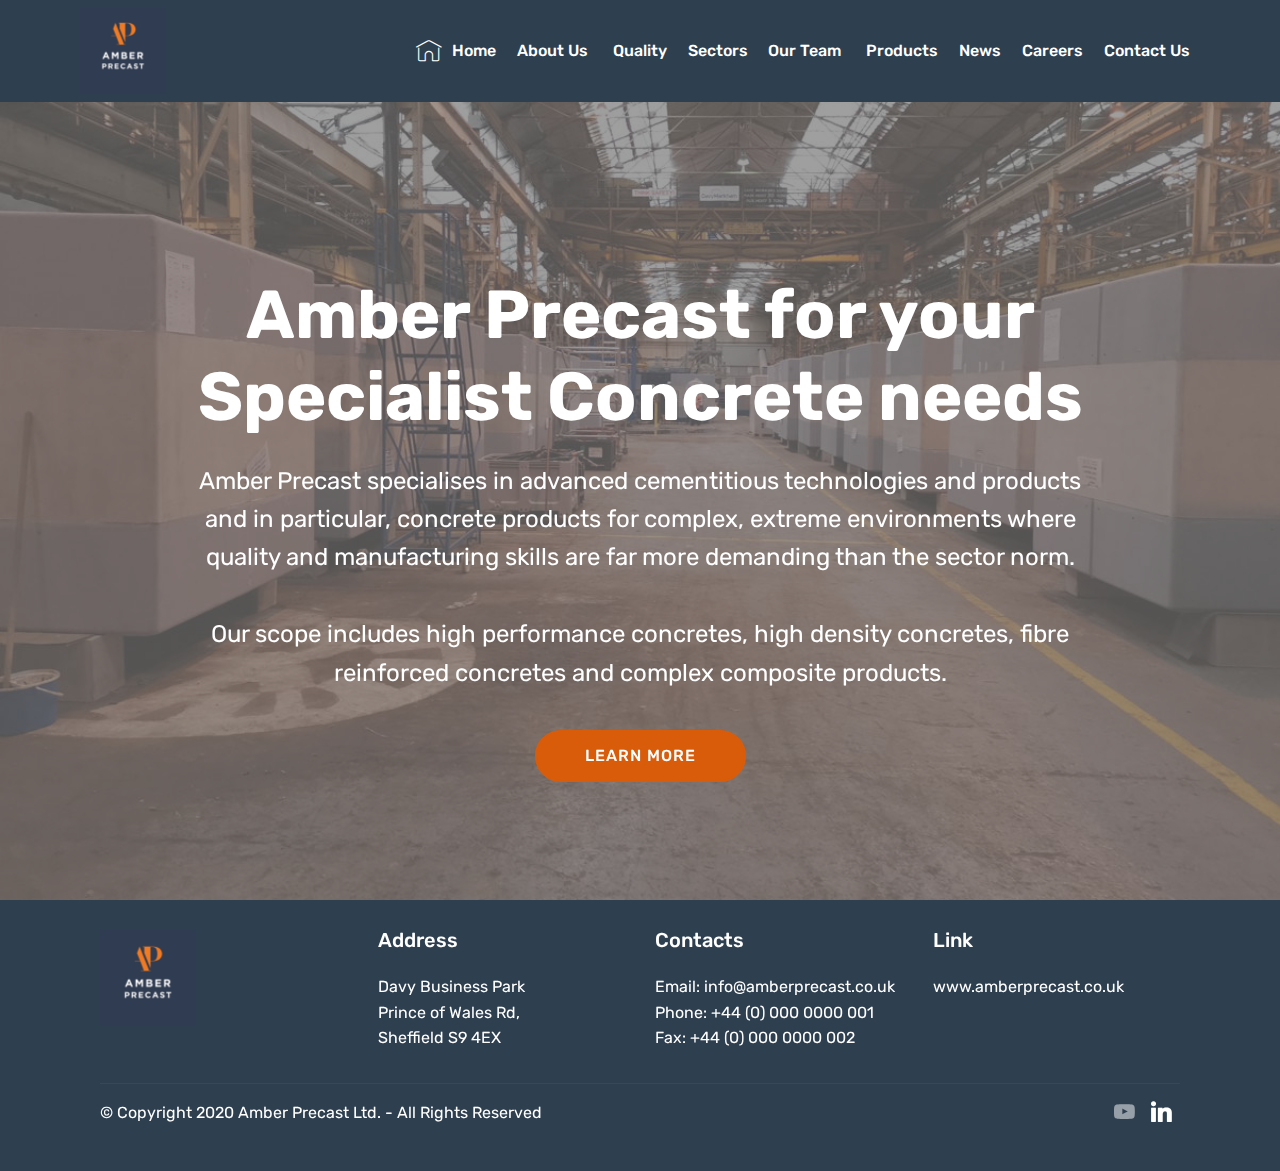
<file: index.html>
<!DOCTYPE html>
<html  >
<head>
  <!-- Site made with Mobirise Website Builder v4.11.6, https://mobirise.com -->
  <meta charset="UTF-8">
  <meta http-equiv="X-UA-Compatible" content="IE=edge">
  <meta name="generator" content="Mobirise v4.11.6, mobirise.com">
  <meta name="viewport" content="width=device-width, initial-scale=1, minimum-scale=1">
  <link rel="shortcut icon" href="assets/images/apl-logo-2-no-group-174x174.png" type="image/x-icon">
  <meta name="description" content="">
  
  <title>Home</title>
  <link rel="stylesheet" href="assets/web/assets/mobirise-icons/mobirise-icons.css">
  <link rel="stylesheet" href="assets/bootstrap/css/bootstrap.min.css">
  <link rel="stylesheet" href="assets/bootstrap/css/bootstrap-grid.min.css">
  <link rel="stylesheet" href="assets/bootstrap/css/bootstrap-reboot.min.css">
  <link rel="stylesheet" href="assets/socicon/css/styles.css">
  <link rel="stylesheet" href="assets/tether/tether.min.css">
  <link rel="stylesheet" href="assets/dropdown/css/style.css">
  <link rel="stylesheet" href="assets/theme/css/style.css">
  <link rel="preload" as="style" href="assets/mobirise/css/mbr-additional.css"><link rel="stylesheet" href="assets/mobirise/css/mbr-additional.css" type="text/css">
  
  
  
</head>
<body>
  <section class="menu cid-rN2fuoly5j" once="menu" id="menu1-h">

    

    <nav class="navbar navbar-expand beta-menu navbar-dropdown align-items-center navbar-toggleable-sm">
        <button class="navbar-toggler navbar-toggler-right" type="button" data-toggle="collapse" data-target="#navbarSupportedContent" aria-controls="navbarSupportedContent" aria-expanded="false" aria-label="Toggle navigation">
            <div class="hamburger">
                <span></span>
                <span></span>
                <span></span>
                <span></span>
            </div>
        </button>
        <div class="menu-logo">
            <div class="navbar-brand">
                <span class="navbar-logo">
                    
                         <img src="assets/images/apl-logo-2-no-group-174x174.png" alt="APL" title="Amber Precast" style="height: 5.4rem;">
                    
                </span>
                
            </div>
        </div>
        <div class="collapse navbar-collapse" id="navbarSupportedContent">
            <ul class="navbar-nav nav-dropdown nav-right" data-app-modern-menu="true"><li class="nav-item">
                    <a class="nav-link link text-white display-4" href="index.html">
                        <span class="mbri-home mbr-iconfont mbr-iconfont-btn"></span>Home</a>
                </li>
                <li class="nav-item">
                    <a class="nav-link link text-white display-4" href="page2.html">
                        About Us&nbsp;</a>
                </li><li class="nav-item"><a class="nav-link link text-white display-4" href="page5.html">Quality</a></li><li class="nav-item"><a class="nav-link link text-white display-4" href="page3.html">Sectors</a></li><li class="nav-item"><a class="nav-link link text-white display-4" href="page8.html" aria-expanded="false">Our Team&nbsp;</a></li><li class="nav-item"><a class="nav-link link text-white display-4" href="page4.html">Products</a></li><li class="nav-item"><a class="nav-link link text-white display-4" href="page7.html">News</a></li><li class="nav-item"><a class="nav-link link text-white display-4" href="page12.html">Careers</a></li><li class="nav-item"><a class="nav-link link text-white display-4" href="page6.html">Contact Us</a></li></ul>
            
        </div>
    </nav>
</section>

<section class="engine"><a href="https://mobirise.info/i">site creation software</a></section><section class="cid-qTkA127IK8 mbr-fullscreen mbr-parallax-background" id="header2-1">

    

    <div class="mbr-overlay" style="opacity: 0.7; background-color: rgb(118, 118, 118);"></div>

    <div class="container align-center">
        <div class="row justify-content-md-center">
            <div class="mbr-white col-md-10">
                <h1 class="mbr-section-title mbr-bold pb-3 mbr-fonts-style display-1">
                    <br><br>Amber Precast for your Specialist Concrete needs</h1>
                
                <p class="mbr-text pb-3 mbr-fonts-style display-5">Amber Precast specialises in advanced cementitious technologies and products and in particular, concrete products for complex, extreme environments where quality and manufacturing skills are far more demanding than the sector norm. <br><br>Our scope includes high performance concretes, high density concretes, fibre reinforced concretes and complex composite products.
                </p>
                <div class="mbr-section-btn"><a class="btn btn-md btn-primary display-4" href="page2.html">LEARN MORE</a></div>
            </div>
        </div>
    </div>
    
</section>

<section class="cid-qTkAaeaxX5" id="footer1-2">

    

    

    <div class="container">
        <div class="media-container-row content text-white">
            <div class="col-12 col-md-3">
                <div class="media-wrap">
                    <a href="page6.html">
                        <img src="assets/images/apl-logo-2-no-group-194x194.png" alt="Mobirise" title="">
                    </a>
                </div>
            </div>
            <div class="col-12 col-md-3 mbr-fonts-style display-7">
                <h5 class="pb-3">
                    Address
                </h5>
                <p class="mbr-text">Davy Business Park<br>Prince of Wales Rd, <br>Sheffield S9 4EX</p>
            </div>
            <div class="col-12 col-md-3 mbr-fonts-style display-7">
                <h5 class="pb-3">
                    Contacts
                </h5>
                <p class="mbr-text">
                    Email: info@amberprecast.co.uk&nbsp;<br>Phone: +44 (0) 000 0000 001
                    <br>Fax: +44 (0) 000 0000 002
                </p>
            </div>
            <div class="col-12 col-md-3 mbr-fonts-style display-7">
                <h5 class="pb-3">Link</h5>
                <p class="mbr-text">www.amberprecast.co.uk</p>
            </div>
        </div>
        <div class="footer-lower">
            <div class="media-container-row">
                <div class="col-sm-12">
                    <hr>
                </div>
            </div>
            <div class="media-container-row mbr-white">
                <div class="col-sm-6 copyright">
                    <p class="mbr-text mbr-fonts-style display-7">
                        © Copyright 2020 Amber Precast Ltd. - All Rights Reserved
                    </p>
                </div>
                <div class="col-md-6">
                    <div class="social-list align-right">
                        <div class="soc-item">
                            <a href="https://twitter.com/mobirise" target="_blank">
                                <span class="mbr-iconfont mbr-iconfont-social socicon-youtube socicon"></span>
                            </a>
                        </div>
                        <div class="soc-item">
                            
                                <span class="mbr-iconfont mbr-iconfont-social socicon-linkedin socicon"></span>
                            
                        </div>
                        
                        
                        
                        
                    </div>
                </div>
            </div>
        </div>
    </div>
</section>


  <script src="assets/web/assets/jquery/jquery.min.js"></script>
  <script src="assets/popper/popper.min.js"></script>
  <script src="assets/bootstrap/js/bootstrap.min.js"></script>
  <script src="assets/tether/tether.min.js"></script>
  <script src="assets/dropdown/js/nav-dropdown.js"></script>
  <script src="assets/dropdown/js/navbar-dropdown.js"></script>
  <script src="assets/touchswipe/jquery.touch-swipe.min.js"></script>
  <script src="assets/parallax/jarallax.min.js"></script>
  <script src="assets/smoothscroll/smooth-scroll.js"></script>
  <script src="assets/theme/js/script.js"></script>
  
  
</body>
</html>
</file>
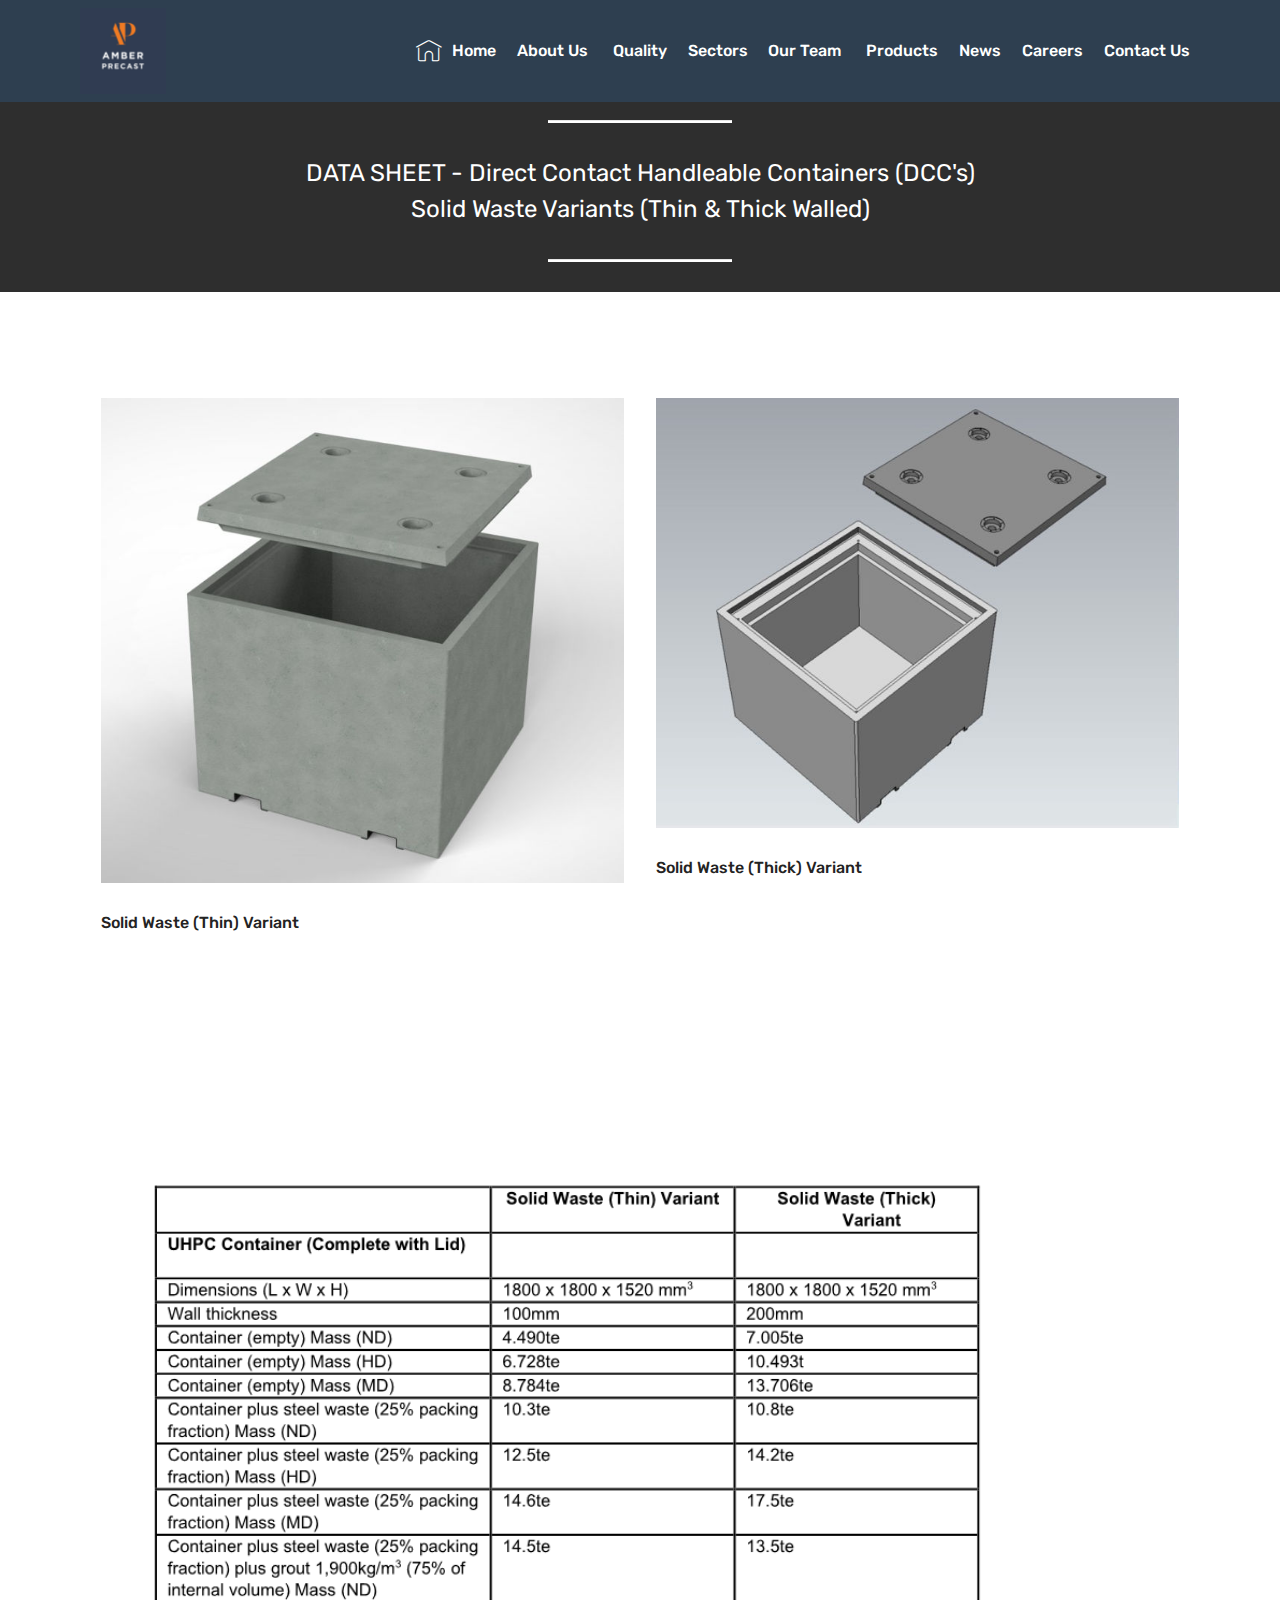
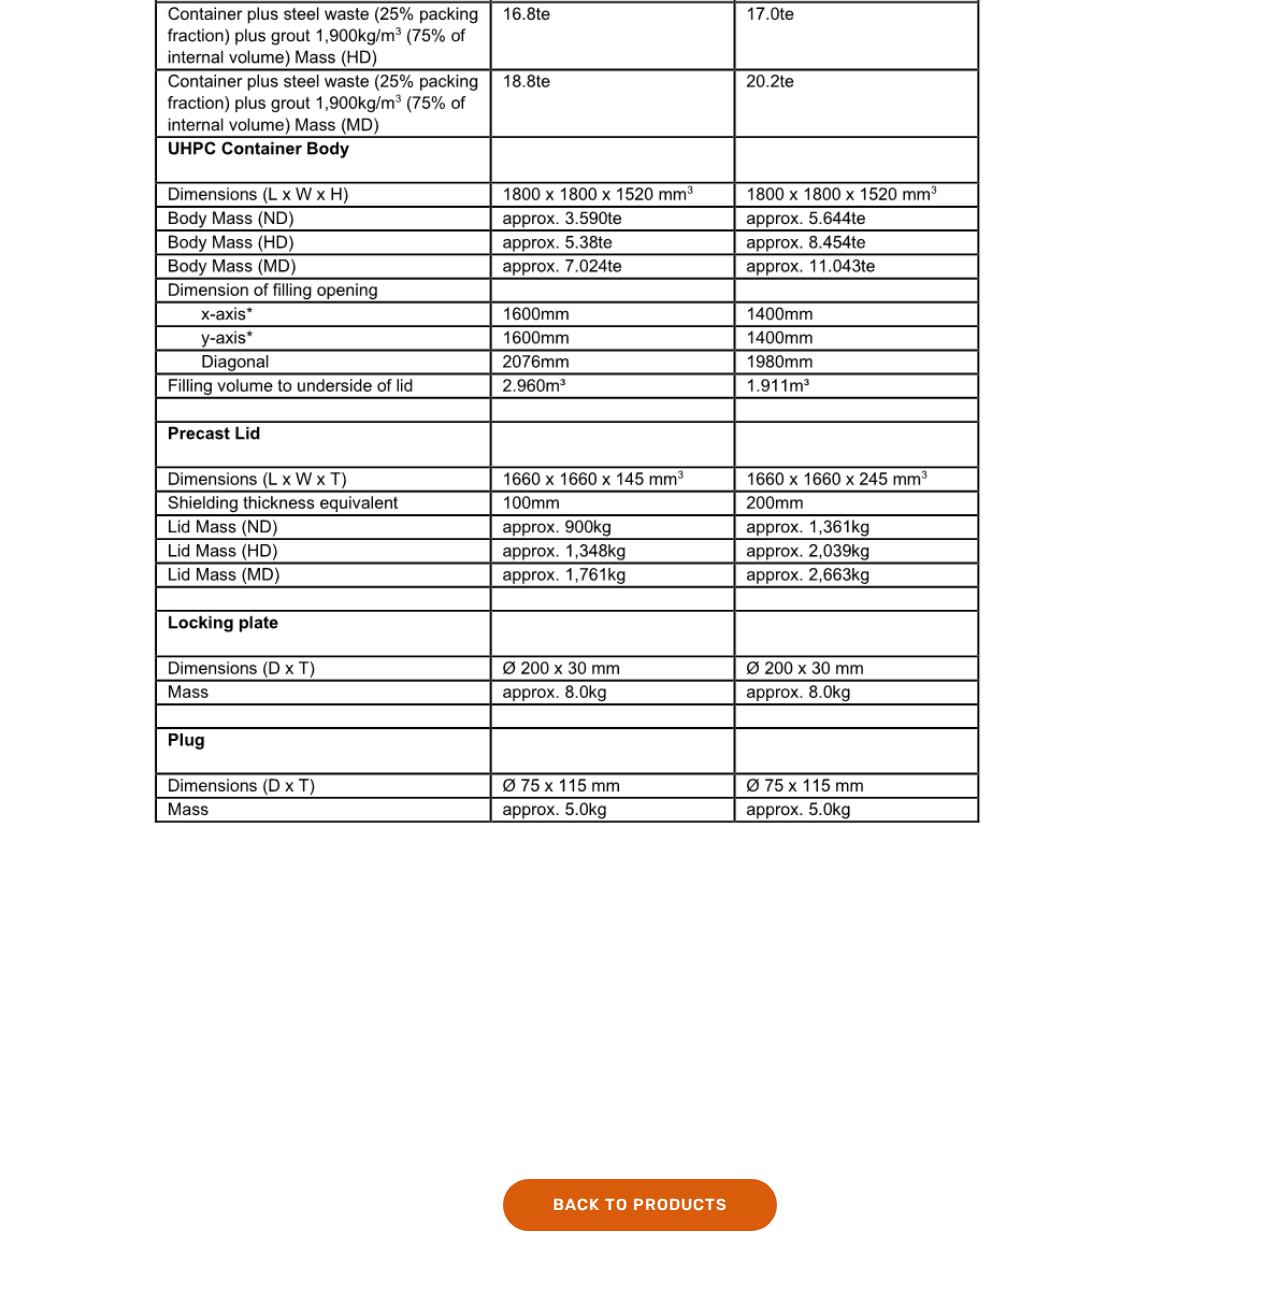
<file: page10.html>
<!DOCTYPE html>
<html  >
<head>
  <!-- Site made with Mobirise Website Builder v4.11.6, https://mobirise.com -->
  <meta charset="UTF-8">
  <meta http-equiv="X-UA-Compatible" content="IE=edge">
  <meta name="generator" content="Mobirise v4.11.6, mobirise.com">
  <meta name="viewport" content="width=device-width, initial-scale=1, minimum-scale=1">
  <link rel="shortcut icon" href="assets/images/apl-logo-2-no-group-174x174.png" type="image/x-icon">
  <meta name="description" content="Web Site Builder Description">
  
  <title>Data Sheet DCC Solid Waste</title>
  <link rel="stylesheet" href="assets/web/assets/mobirise-icons/mobirise-icons.css">
  <link rel="stylesheet" href="assets/bootstrap/css/bootstrap.min.css">
  <link rel="stylesheet" href="assets/bootstrap/css/bootstrap-grid.min.css">
  <link rel="stylesheet" href="assets/bootstrap/css/bootstrap-reboot.min.css">
  <link rel="stylesheet" href="assets/tether/tether.min.css">
  <link rel="stylesheet" href="assets/dropdown/css/style.css">
  <link rel="stylesheet" href="assets/theme/css/style.css">
  <link rel="preload" as="style" href="assets/mobirise/css/mbr-additional.css"><link rel="stylesheet" href="assets/mobirise/css/mbr-additional.css" type="text/css">
  
  
  
</head>
<body>
  <section class="menu cid-rN2h20DIxT" once="menu" id="menu1-1k">

    

    <nav class="navbar navbar-expand beta-menu navbar-dropdown align-items-center navbar-toggleable-sm">
        <button class="navbar-toggler navbar-toggler-right" type="button" data-toggle="collapse" data-target="#navbarSupportedContent" aria-controls="navbarSupportedContent" aria-expanded="false" aria-label="Toggle navigation">
            <div class="hamburger">
                <span></span>
                <span></span>
                <span></span>
                <span></span>
            </div>
        </button>
        <div class="menu-logo">
            <div class="navbar-brand">
                <span class="navbar-logo">
                    
                         <img src="assets/images/apl-logo-2-no-group-174x174.png" alt="APL" title="Amber Precast" style="height: 5.4rem;">
                    
                </span>
                
            </div>
        </div>
        <div class="collapse navbar-collapse" id="navbarSupportedContent">
            <ul class="navbar-nav nav-dropdown nav-right" data-app-modern-menu="true"><li class="nav-item">
                    <a class="nav-link link text-white display-4" href="index.html">
                        <span class="mbri-home mbr-iconfont mbr-iconfont-btn"></span>Home</a>
                </li>
                <li class="nav-item">
                    <a class="nav-link link text-white display-4" href="page2.html">
                        About Us&nbsp;</a>
                </li><li class="nav-item"><a class="nav-link link text-white display-4" href="page5.html">Quality</a></li><li class="nav-item"><a class="nav-link link text-white display-4" href="page3.html">Sectors</a></li><li class="nav-item"><a class="nav-link link text-white display-4" href="page8.html" aria-expanded="false">Our Team&nbsp;</a></li><li class="nav-item"><a class="nav-link link text-white display-4" href="page4.html">Products</a></li><li class="nav-item"><a class="nav-link link text-white display-4" href="page7.html">News</a></li><li class="nav-item"><a class="nav-link link text-white display-4" href="page12.html">Careers</a></li><li class="nav-item"><a class="nav-link link text-white display-4" href="page6.html">Contact Us</a></li></ul>
            
        </div>
    </nav>
</section>

<section class="engine"><a href="https://mobirise.info/u">bootstrap responsive templates</a></section><section class="mbr-section article content10 cid-rPJKEdFVwd" id="content10-1l">
    
     

    <div class="container">
        <div class="inner-container" style="width: 66%;">
            <hr class="line" style="width: 25%;">
            <div class="section-text align-center mbr-white mbr-fonts-style display-5">
                    DATA SHEET - Direct Contact Handleable Containers (DCC's)<br>Solid Waste Variants (Thin &amp; Thick Walled)</div>
            <hr class="line" style="width: 25%;">
        </div>
    </div>
</section>

<section class="features2 cid-rPJXROJBQ1" id="features2-23">

    

    
    
    <div class="container">
        <div class="media-container-row">
            <div class="card p-3 col-12 col-md-6">
                <div class="card-wrapper">
                    <div class="card-img">
                        <img src="assets/images/dcc-solid-700x649.jpg" alt="Mobirise" title="">
                    </div>
                    <div class="card-box">
                        <h4 class="card-title pb-3 mbr-fonts-style display-7">
                            Solid Waste (Thin) Variant</h4>
                        
                    </div>
                </div>
            </div>

            <div class="card p-3 col-12 col-md-6">
                <div class="card-wrapper">
                    <div class="card-img">
                        <img src="assets/images/dcc-heavy-628x516.jpg" alt="Mobirise" title="">
                    </div>
                    <div class="card-box ">
                        <h4 class="card-title pb-3 mbr-fonts-style display-7">
                            Solid Waste (Thick) Variant</h4>
                        
                    </div>
                </div>
            </div>

            

            
        </div>
    </div>
</section>

<section class="cid-rPJRLIzmGy" id="image1-1r">

    

    <figure class="mbr-figure">
        <div class="image-block" style="width: 66%;">
            <img src="assets/images/uhpc-container-data-sheet1-1191x1684.png" width="1400" alt="Mobirise" title="">
            
        </div>
    </figure>
</section>

<section class="mbr-section content8 cid-rPK0gQioTt" id="content8-24">

    

    <div class="container">
        <div class="media-container-row title">
            <div class="col-12 col-md-8">
                <div class="mbr-section-btn align-center"><a class="btn btn-primary display-4" href="page4.html">BACK TO PRODUCTS</a></div>
            </div>
        </div>
    </div>
</section>


  <script src="assets/web/assets/jquery/jquery.min.js"></script>
  <script src="assets/popper/popper.min.js"></script>
  <script src="assets/bootstrap/js/bootstrap.min.js"></script>
  <script src="assets/tether/tether.min.js"></script>
  <script src="assets/smoothscroll/smooth-scroll.js"></script>
  <script src="assets/dropdown/js/nav-dropdown.js"></script>
  <script src="assets/dropdown/js/navbar-dropdown.js"></script>
  <script src="assets/touchswipe/jquery.touch-swipe.min.js"></script>
  <script src="assets/theme/js/script.js"></script>
  
  
</body>
</html>
</file>
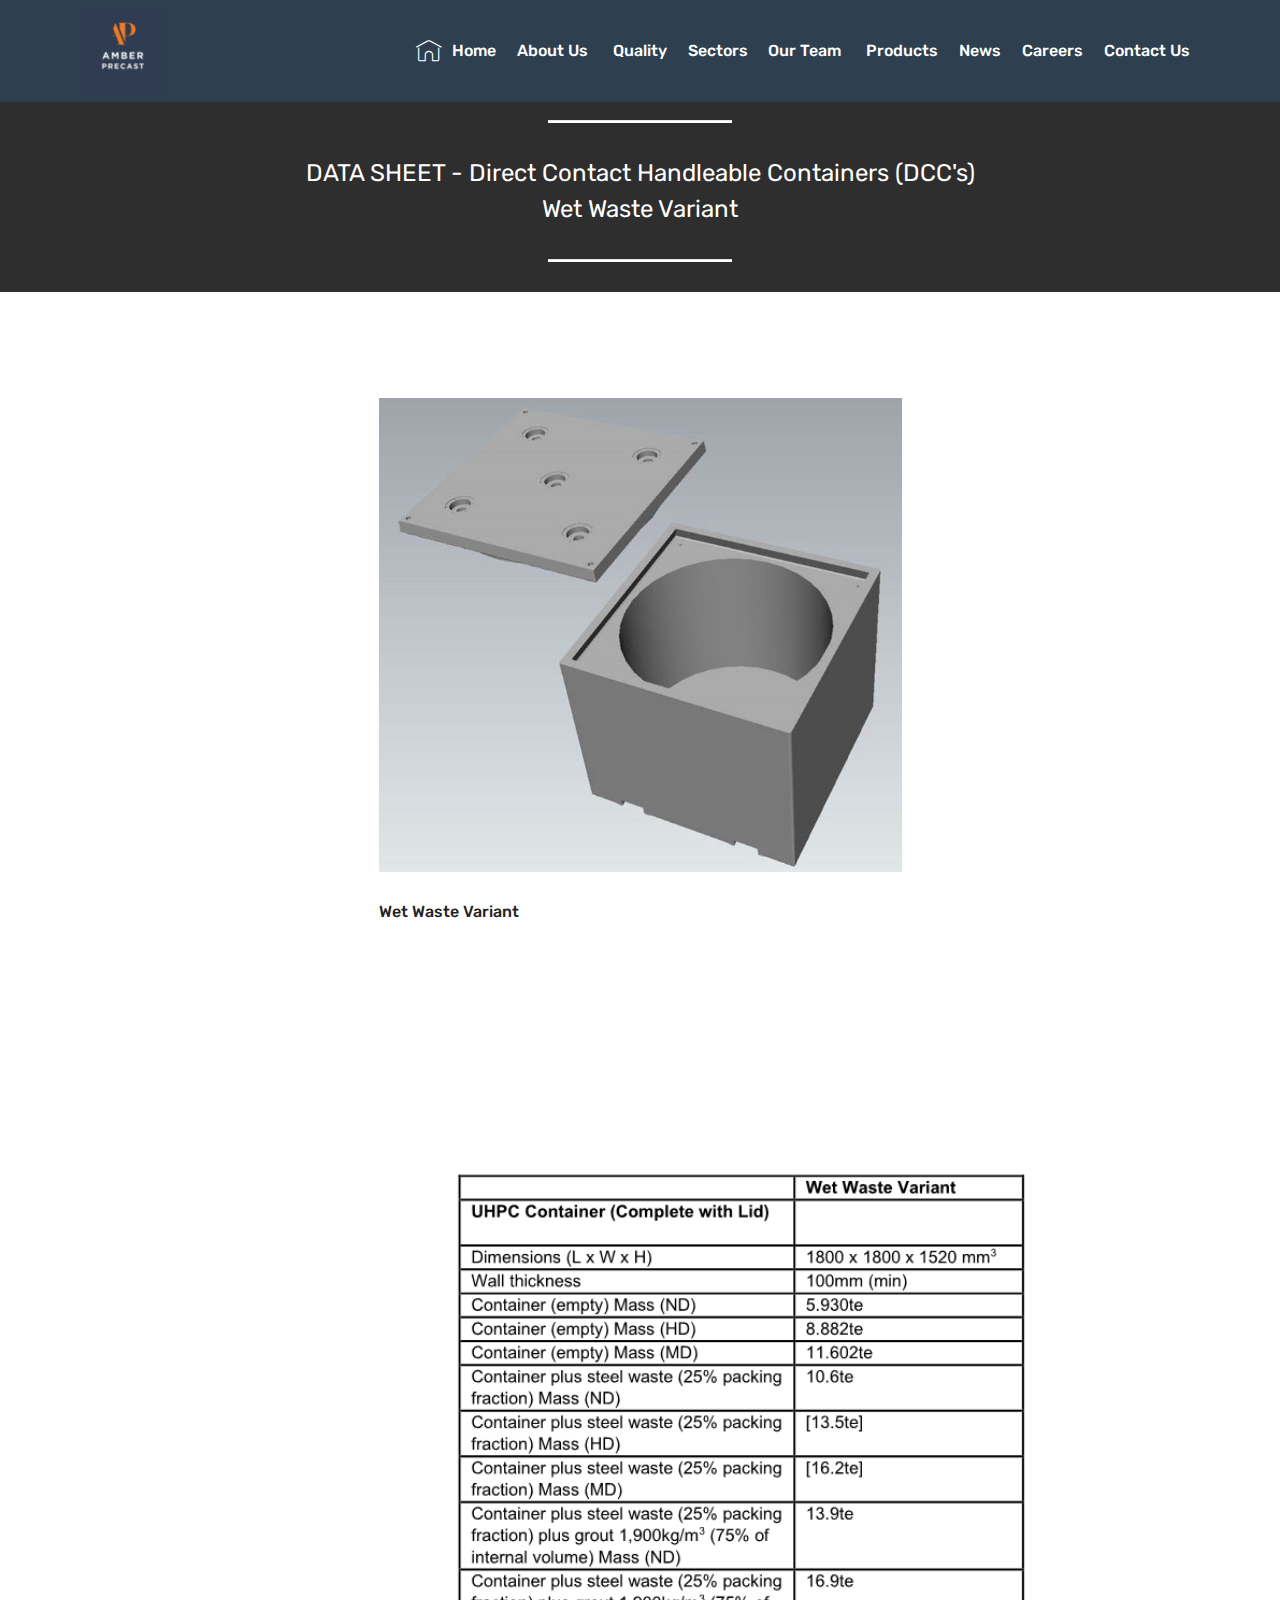
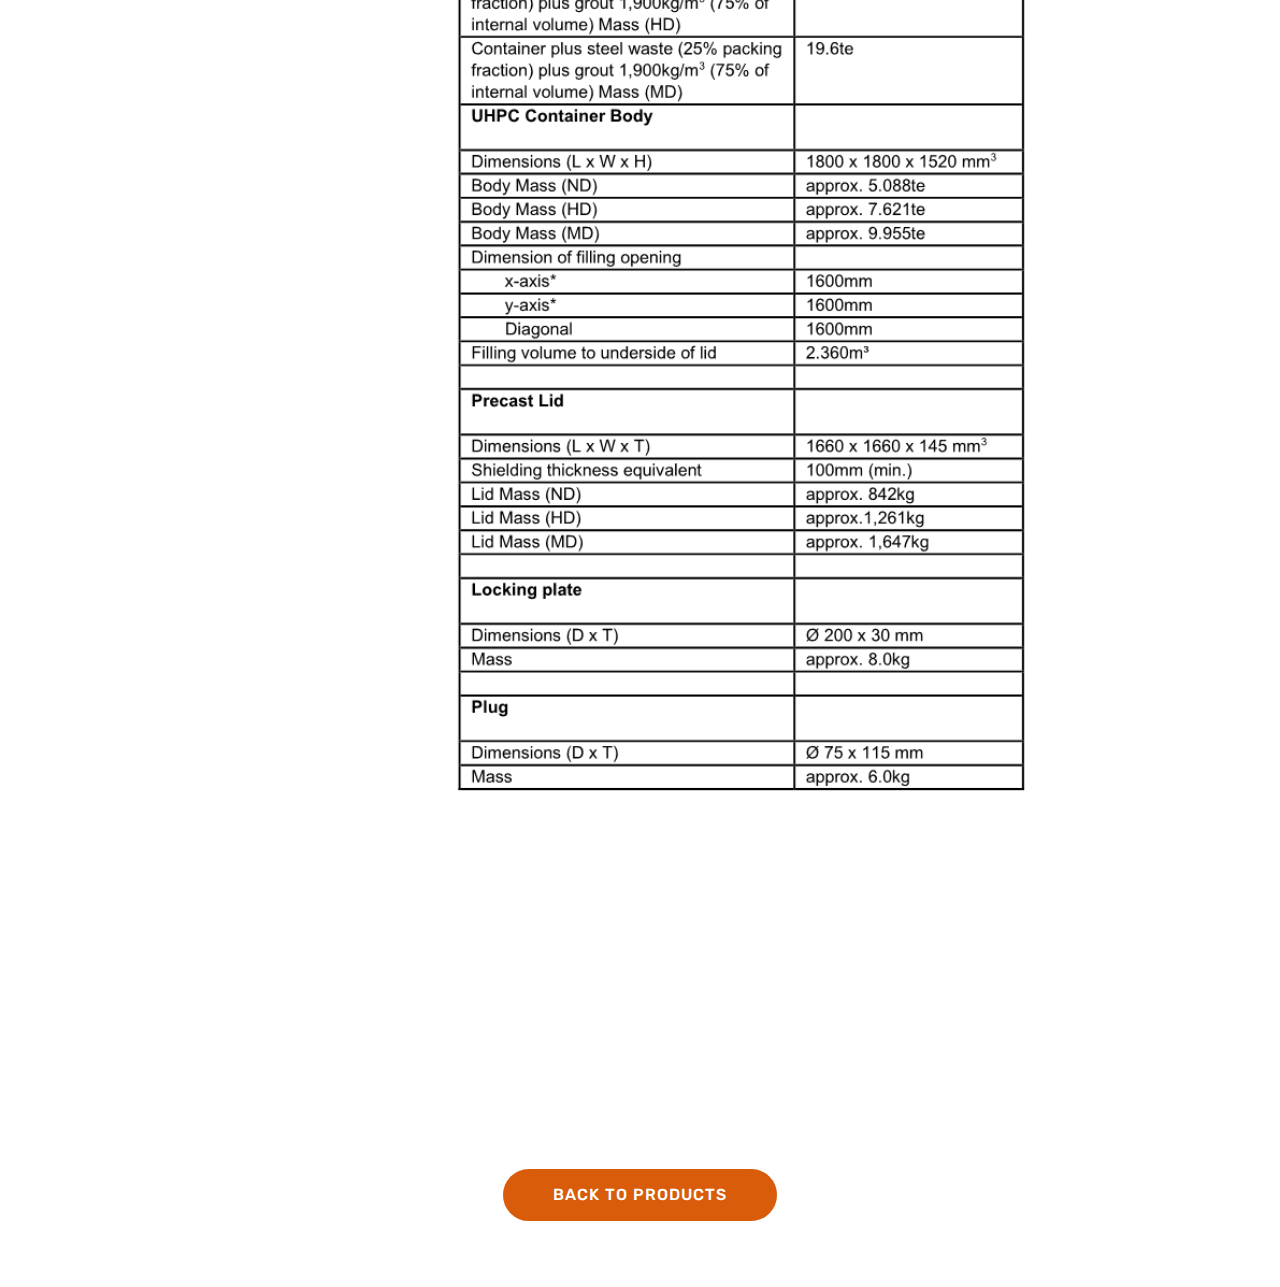
<file: page11.html>
<!DOCTYPE html>
<html  >
<head>
  <!-- Site made with Mobirise Website Builder v4.11.6, https://mobirise.com -->
  <meta charset="UTF-8">
  <meta http-equiv="X-UA-Compatible" content="IE=edge">
  <meta name="generator" content="Mobirise v4.11.6, mobirise.com">
  <meta name="viewport" content="width=device-width, initial-scale=1, minimum-scale=1">
  <link rel="shortcut icon" href="assets/images/apl-logo-2-no-group-174x174.png" type="image/x-icon">
  <meta name="description" content="Web Site Builder Description">
  
  <title>Data Sheet DCC Wet Waste</title>
  <link rel="stylesheet" href="assets/web/assets/mobirise-icons/mobirise-icons.css">
  <link rel="stylesheet" href="assets/bootstrap/css/bootstrap.min.css">
  <link rel="stylesheet" href="assets/bootstrap/css/bootstrap-grid.min.css">
  <link rel="stylesheet" href="assets/bootstrap/css/bootstrap-reboot.min.css">
  <link rel="stylesheet" href="assets/tether/tether.min.css">
  <link rel="stylesheet" href="assets/dropdown/css/style.css">
  <link rel="stylesheet" href="assets/theme/css/style.css">
  <link rel="preload" as="style" href="assets/mobirise/css/mbr-additional.css"><link rel="stylesheet" href="assets/mobirise/css/mbr-additional.css" type="text/css">
  
  
  
</head>
<body>
  <section class="menu cid-rPJVBAtA54" once="menu" id="menu1-1t">

    

    <nav class="navbar navbar-expand beta-menu navbar-dropdown align-items-center navbar-toggleable-sm">
        <button class="navbar-toggler navbar-toggler-right" type="button" data-toggle="collapse" data-target="#navbarSupportedContent" aria-controls="navbarSupportedContent" aria-expanded="false" aria-label="Toggle navigation">
            <div class="hamburger">
                <span></span>
                <span></span>
                <span></span>
                <span></span>
            </div>
        </button>
        <div class="menu-logo">
            <div class="navbar-brand">
                <span class="navbar-logo">
                    
                         <img src="assets/images/apl-logo-2-no-group-174x174.png" alt="APL" title="Amber Precast" style="height: 5.4rem;">
                    
                </span>
                
            </div>
        </div>
        <div class="collapse navbar-collapse" id="navbarSupportedContent">
            <ul class="navbar-nav nav-dropdown nav-right" data-app-modern-menu="true"><li class="nav-item">
                    <a class="nav-link link text-white display-4" href="index.html">
                        <span class="mbri-home mbr-iconfont mbr-iconfont-btn"></span>Home</a>
                </li>
                <li class="nav-item">
                    <a class="nav-link link text-white display-4" href="page2.html">
                        About Us&nbsp;</a>
                </li><li class="nav-item"><a class="nav-link link text-white display-4" href="page5.html">Quality</a></li><li class="nav-item"><a class="nav-link link text-white display-4" href="page3.html">Sectors</a></li><li class="nav-item"><a class="nav-link link text-white display-4" href="page8.html" aria-expanded="false">Our Team&nbsp;</a></li><li class="nav-item"><a class="nav-link link text-white display-4" href="page4.html">Products</a></li><li class="nav-item"><a class="nav-link link text-white display-4" href="page7.html">News</a></li><li class="nav-item"><a class="nav-link link text-white display-4" href="page12.html">Careers</a></li><li class="nav-item"><a class="nav-link link text-white display-4" href="page6.html">Contact Us</a></li></ul>
            
        </div>
    </nav>
</section>

<section class="engine"><a href="https://mobirise.info/z">best css templates</a></section><section class="mbr-section article content10 cid-rPJVBBr3Jt" id="content10-1u">
    
     

    <div class="container">
        <div class="inner-container" style="width: 66%;">
            <hr class="line" style="width: 25%;">
            <div class="section-text align-center mbr-white mbr-fonts-style display-5">
                    DATA SHEET - Direct Contact Handleable Containers (DCC's)<br>Wet Waste Variant</div>
            <hr class="line" style="width: 25%;">
        </div>
    </div>
</section>

<section class="features2 cid-rPJXjDUCZY" id="features2-22">

    

    
    
    <div class="container">
        <div class="media-container-row">
            <div class="card p-3 col-12 col-md-6">
                <div class="card-wrapper">
                    <div class="card-img">
                        <img src="assets/images/dcc-wet-700x635.jpg" alt="Mobirise" title="">
                    </div>
                    <div class="card-box">
                        <h4 class="card-title pb-3 mbr-fonts-style display-7">
                            Wet Waste Variant</h4>
                        
                    </div>
                </div>
            </div>

            

            

            
        </div>
    </div>
</section>

<section class="cid-rPJVBCiysA" id="image1-1w">

    

    <figure class="mbr-figure">
        <div class="image-block" style="width: 66%;">
            <img src="assets/images/uhpc-container-data-sheet-wet1-1191x1684.png" width="1400" alt="Mobirise" title="">
            
        </div>
    </figure>
</section>

<section class="mbr-section content8 cid-rPK0OW0rom" id="content8-25">

    

    <div class="container">
        <div class="media-container-row title">
            <div class="col-12 col-md-8">
                <div class="mbr-section-btn align-center"><a class="btn btn-primary display-4" href="page4.html">BACK TO PRODUCTS</a></div>
            </div>
        </div>
    </div>
</section>


  <script src="assets/web/assets/jquery/jquery.min.js"></script>
  <script src="assets/popper/popper.min.js"></script>
  <script src="assets/bootstrap/js/bootstrap.min.js"></script>
  <script src="assets/tether/tether.min.js"></script>
  <script src="assets/smoothscroll/smooth-scroll.js"></script>
  <script src="assets/dropdown/js/nav-dropdown.js"></script>
  <script src="assets/dropdown/js/navbar-dropdown.js"></script>
  <script src="assets/touchswipe/jquery.touch-swipe.min.js"></script>
  <script src="assets/theme/js/script.js"></script>
  
  
</body>
</html>
</file>
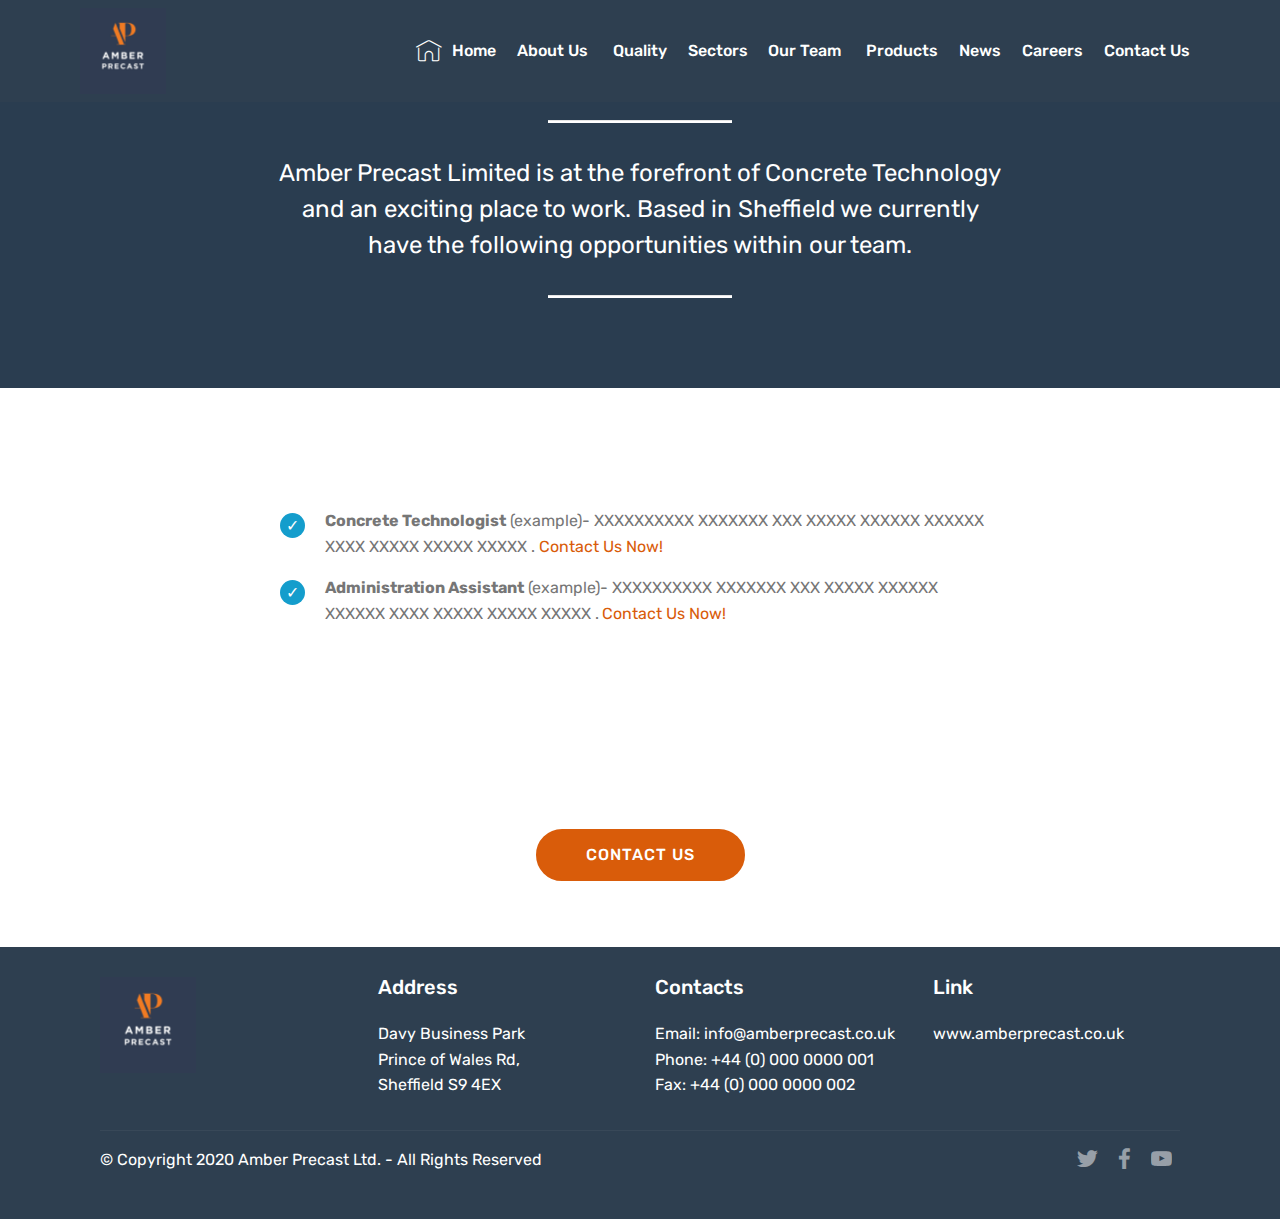
<file: page12.html>
<!DOCTYPE html>
<html  >
<head>
  <!-- Site made with Mobirise Website Builder v4.11.6, https://mobirise.com -->
  <meta charset="UTF-8">
  <meta http-equiv="X-UA-Compatible" content="IE=edge">
  <meta name="generator" content="Mobirise v4.11.6, mobirise.com">
  <meta name="viewport" content="width=device-width, initial-scale=1, minimum-scale=1">
  <link rel="shortcut icon" href="assets/images/apl-logo-2-no-group-174x174.png" type="image/x-icon">
  <meta name="description" content="Site Generator Description">
  
  <title>Careers</title>
  <link rel="stylesheet" href="assets/web/assets/mobirise-icons/mobirise-icons.css">
  <link rel="stylesheet" href="assets/bootstrap/css/bootstrap.min.css">
  <link rel="stylesheet" href="assets/bootstrap/css/bootstrap-grid.min.css">
  <link rel="stylesheet" href="assets/bootstrap/css/bootstrap-reboot.min.css">
  <link rel="stylesheet" href="assets/tether/tether.min.css">
  <link rel="stylesheet" href="assets/dropdown/css/style.css">
  <link rel="stylesheet" href="assets/socicon/css/styles.css">
  <link rel="stylesheet" href="assets/theme/css/style.css">
  <link rel="preload" as="style" href="assets/mobirise/css/mbr-additional.css"><link rel="stylesheet" href="assets/mobirise/css/mbr-additional.css" type="text/css">
  
  
  
</head>
<body>
  <section class="menu cid-rN2fuoly5j" once="menu" id="menu1-2a">

    

    <nav class="navbar navbar-expand beta-menu navbar-dropdown align-items-center navbar-toggleable-sm">
        <button class="navbar-toggler navbar-toggler-right" type="button" data-toggle="collapse" data-target="#navbarSupportedContent" aria-controls="navbarSupportedContent" aria-expanded="false" aria-label="Toggle navigation">
            <div class="hamburger">
                <span></span>
                <span></span>
                <span></span>
                <span></span>
            </div>
        </button>
        <div class="menu-logo">
            <div class="navbar-brand">
                <span class="navbar-logo">
                    
                         <img src="assets/images/apl-logo-2-no-group-174x174.png" alt="APL" title="Amber Precast" style="height: 5.4rem;">
                    
                </span>
                
            </div>
        </div>
        <div class="collapse navbar-collapse" id="navbarSupportedContent">
            <ul class="navbar-nav nav-dropdown nav-right" data-app-modern-menu="true"><li class="nav-item">
                    <a class="nav-link link text-white display-4" href="index.html">
                        <span class="mbri-home mbr-iconfont mbr-iconfont-btn"></span>Home</a>
                </li>
                <li class="nav-item">
                    <a class="nav-link link text-white display-4" href="page2.html">
                        About Us&nbsp;</a>
                </li><li class="nav-item"><a class="nav-link link text-white display-4" href="page5.html">Quality</a></li><li class="nav-item"><a class="nav-link link text-white display-4" href="page3.html">Sectors</a></li><li class="nav-item"><a class="nav-link link text-white display-4" href="page8.html" aria-expanded="false">Our Team&nbsp;</a></li><li class="nav-item"><a class="nav-link link text-white display-4" href="page4.html">Products</a></li><li class="nav-item"><a class="nav-link link text-white display-4" href="page7.html">News</a></li><li class="nav-item"><a class="nav-link link text-white display-4" href="page12.html">Careers</a></li><li class="nav-item"><a class="nav-link link text-white display-4" href="page6.html">Contact Us</a></li></ul>
            
        </div>
    </nav>
</section>

<section class="engine"><a href="https://mobirise.info/v">free html templates</a></section><section class="mbr-section article content10 cid-rYckPj5Dr9" id="content10-2b">
    
     

    <div class="container">
        <div class="inner-container" style="width: 66%;">
            <hr class="line" style="width: 25%;">
            <div class="section-text align-center mbr-white mbr-fonts-style display-5">
                    Amber Precast Limited is at the forefront of Concrete Technology and an exciting place to work. Based in Sheffield we currently have the following opportunities within our team.</div>
            <hr class="line" style="width: 25%;">
        </div>
    </div>
</section>

<section class="mbr-section article content12 cid-rYcobw4TiI" id="content12-2e">
     

    <div class="container">
        <div class="media-container-row">
            <div class="mbr-text counter-container col-12 col-md-8 mbr-fonts-style display-7">
                <ul>
                    <li><a href="page6.html"></a><strong>Concrete Technologist</strong>&nbsp;(example)- XXXXXXXXXX XXXXXXX XXX XXXXX XXXXXX XXXXXX XXXX XXXXX XXXXX XXXXX . <a href="https://mobirise.co/">Contact Us Now!</a></li>
                    <li><strong>Administration Assistant</strong> (example)- XXXXXXXXXX XXXXXXX XXX XXXXX XXXXXX XXXXXX XXXX XXXXX XXXXX XXXXX .<strong> </strong><a href="page6.html">Contact Us Now!</a></li>
                </ul>
            </div>
        </div>
    </div>
</section>

<section class="mbr-section content8 cid-rYd8w0rM5C" id="content8-2g">

    

    <div class="container">
        <div class="media-container-row title">
            <div class="col-12 col-md-8">
                <div class="mbr-section-btn align-center"><a class="btn btn-primary display-4" href="page6.html">CONTACT US</a></div>
            </div>
        </div>
    </div>
</section>

<section class="cid-rYd8Ai3JnK" id="footer1-2h">

    

    

    <div class="container">
        <div class="media-container-row content text-white">
            <div class="col-12 col-md-3">
                <div class="media-wrap">
                    <a href="page6.html">
                        <img src="assets/images/apl-logo-2-no-group-194x194.png" alt="Mobirise" title="">
                    </a>
                </div>
            </div>
            <div class="col-12 col-md-3 mbr-fonts-style display-7">
                <h5 class="pb-3">
                    Address
                </h5>
                <p class="mbr-text">Davy Business Park<br>Prince of Wales Rd, <br>Sheffield S9 4EX</p>
            </div>
            <div class="col-12 col-md-3 mbr-fonts-style display-7">
                <h5 class="pb-3">
                    Contacts
                </h5>
                <p class="mbr-text">
                    Email: info@amberprecast.co.uk&nbsp;<br>Phone: +44 (0) 000 0000 001
                    <br>Fax: +44 (0) 000 0000 002
                </p>
            </div>
            <div class="col-12 col-md-3 mbr-fonts-style display-7">
                <h5 class="pb-3">Link</h5>
                <p class="mbr-text">www.amberprecast.co.uk</p>
            </div>
        </div>
        <div class="footer-lower">
            <div class="media-container-row">
                <div class="col-sm-12">
                    <hr>
                </div>
            </div>
            <div class="media-container-row mbr-white">
                <div class="col-sm-6 copyright">
                    <p class="mbr-text mbr-fonts-style display-7">
                        © Copyright 2020 Amber Precast Ltd. - All Rights Reserved
                    </p>
                </div>
                <div class="col-md-6">
                    <div class="social-list align-right">
                        <div class="soc-item">
                            <a href="https://twitter.com/mobirise" target="_blank">
                                <span class="socicon-twitter socicon mbr-iconfont mbr-iconfont-social"></span>
                            </a>
                        </div>
                        <div class="soc-item">
                            <a href="https://www.facebook.com/pages/Mobirise/1616226671953247" target="_blank">
                                <span class="socicon-facebook socicon mbr-iconfont mbr-iconfont-social"></span>
                            </a>
                        </div>
                        <div class="soc-item">
                            <a href="https://www.youtube.com/c/mobirise" target="_blank">
                                <span class="socicon-youtube socicon mbr-iconfont mbr-iconfont-social"></span>
                            </a>
                        </div>
                        
                        
                        
                    </div>
                </div>
            </div>
        </div>
    </div>
</section>


  <script src="assets/web/assets/jquery/jquery.min.js"></script>
  <script src="assets/popper/popper.min.js"></script>
  <script src="assets/bootstrap/js/bootstrap.min.js"></script>
  <script src="assets/tether/tether.min.js"></script>
  <script src="assets/smoothscroll/smooth-scroll.js"></script>
  <script src="assets/dropdown/js/nav-dropdown.js"></script>
  <script src="assets/dropdown/js/navbar-dropdown.js"></script>
  <script src="assets/touchswipe/jquery.touch-swipe.min.js"></script>
  <script src="assets/theme/js/script.js"></script>
  
  
</body>
</html>
</file>
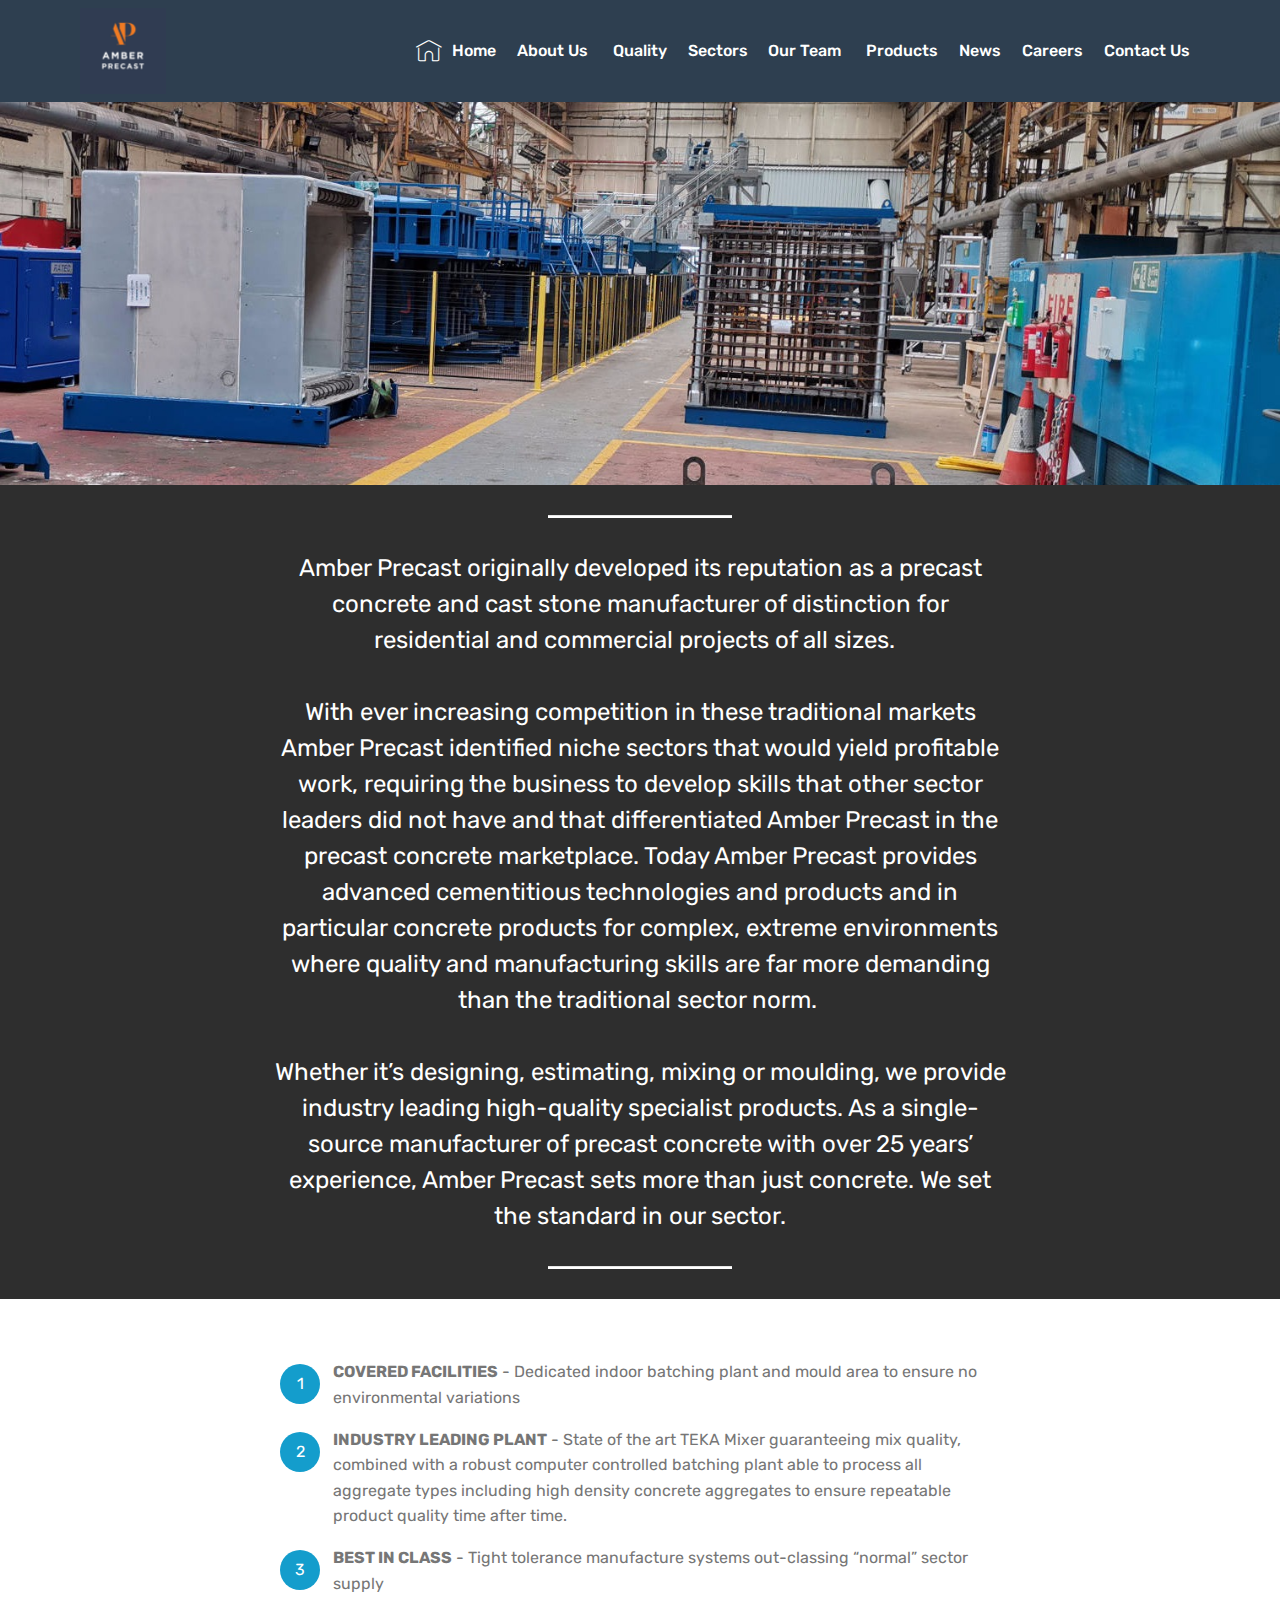
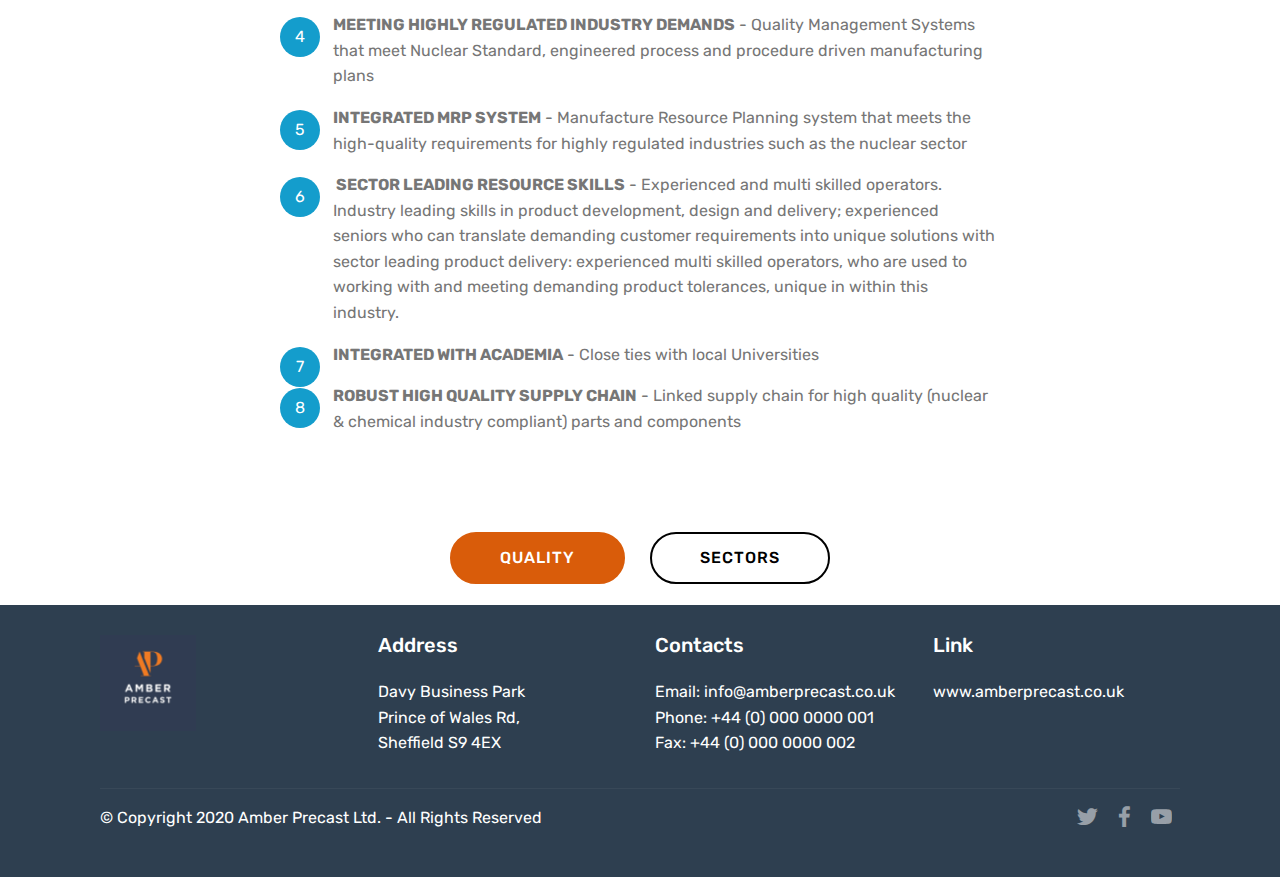
<file: page2.html>
<!DOCTYPE html>
<html  >
<head>
  <!-- Site made with Mobirise Website Builder v4.11.6, https://mobirise.com -->
  <meta charset="UTF-8">
  <meta http-equiv="X-UA-Compatible" content="IE=edge">
  <meta name="generator" content="Mobirise v4.11.6, mobirise.com">
  <meta name="viewport" content="width=device-width, initial-scale=1, minimum-scale=1">
  <link rel="shortcut icon" href="assets/images/apl-logo-2-no-group-174x174.png" type="image/x-icon">
  <meta name="description" content="Web Page Maker Description">
  
  <title>About Us</title>
  <link rel="stylesheet" href="assets/web/assets/mobirise-icons/mobirise-icons.css">
  <link rel="stylesheet" href="assets/bootstrap/css/bootstrap.min.css">
  <link rel="stylesheet" href="assets/bootstrap/css/bootstrap-grid.min.css">
  <link rel="stylesheet" href="assets/bootstrap/css/bootstrap-reboot.min.css">
  <link rel="stylesheet" href="assets/tether/tether.min.css">
  <link rel="stylesheet" href="assets/dropdown/css/style.css">
  <link rel="stylesheet" href="assets/socicon/css/styles.css">
  <link rel="stylesheet" href="assets/theme/css/style.css">
  <link rel="preload" as="style" href="assets/mobirise/css/mbr-additional.css"><link rel="stylesheet" href="assets/mobirise/css/mbr-additional.css" type="text/css">
  
  
  
</head>
<body>
  <section class="menu cid-rN2gOoaAoY" once="menu" id="menu1-j">

    

    <nav class="navbar navbar-expand beta-menu navbar-dropdown align-items-center navbar-toggleable-sm">
        <button class="navbar-toggler navbar-toggler-right" type="button" data-toggle="collapse" data-target="#navbarSupportedContent" aria-controls="navbarSupportedContent" aria-expanded="false" aria-label="Toggle navigation">
            <div class="hamburger">
                <span></span>
                <span></span>
                <span></span>
                <span></span>
            </div>
        </button>
        <div class="menu-logo">
            <div class="navbar-brand">
                <span class="navbar-logo">
                    
                         <img src="assets/images/apl-logo-2-no-group-174x174.png" alt="APL" title="Amber Precast" style="height: 5.4rem;">
                    
                </span>
                
            </div>
        </div>
        <div class="collapse navbar-collapse" id="navbarSupportedContent">
            <ul class="navbar-nav nav-dropdown nav-right" data-app-modern-menu="true"><li class="nav-item">
                    <a class="nav-link link text-white display-4" href="index.html">
                        <span class="mbri-home mbr-iconfont mbr-iconfont-btn"></span>Home</a>
                </li>
                <li class="nav-item">
                    <a class="nav-link link text-white display-4" href="page2.html">
                        About Us&nbsp;</a>
                </li><li class="nav-item"><a class="nav-link link text-white display-4" href="page5.html">Quality</a></li><li class="nav-item"><a class="nav-link link text-white display-4" href="page3.html">Sectors</a></li><li class="nav-item"><a class="nav-link link text-white display-4" href="page8.html" aria-expanded="false">Our Team&nbsp;</a></li><li class="nav-item"><a class="nav-link link text-white display-4" href="page4.html">Products</a></li><li class="nav-item"><a class="nav-link link text-white display-4" href="page7.html">News</a></li><li class="nav-item"><a class="nav-link link text-white display-4" href="page12.html">Careers</a></li><li class="nav-item"><a class="nav-link link text-white display-4" href="page6.html">Contact Us</a></li></ul>
            
        </div>
    </nav>
</section>

<section class="engine"><a href="https://mobirise.info/t">amp template</a></section><section class="cid-rYejRUVkh7" id="header2-2l">

    

    <div class="mbr-overlay" style="opacity: 0; background-color: rgb(35, 35, 35);"></div>

    <div class="container align-center">
        <div class="row justify-content-md-center">
            <div class="mbr-white col-md-10">
                <h1 class="mbr-section-title mbr-bold pb-3 mbr-fonts-style display-1"><br><br><br><br></h1>
                
                
                
            </div>
        </div>
    </div>
    
</section>

<section class="mbr-section article content10 cid-rN2jAdlwnW" id="content10-r">
    
     

    <div class="container">
        <div class="inner-container" style="width: 66%;">
            <hr class="line" style="width: 25%;">
            <div class="section-text align-center mbr-white mbr-fonts-style display-5">Amber Precast originally developed its reputation as a precast concrete and cast stone manufacturer of distinction for residential and commercial projects of all sizes.<span style="font-size: 1.5rem;">&nbsp;&nbsp;</span><br><span style="font-size: 1.5rem;"><br></span><div>
</div><div>With ever increasing competition in these traditional markets Amber Precast identified niche sectors that would yield profitable work, requiring the business to develop skills that other sector leaders did not have and that differentiated Amber Precast in the precast concrete marketplace. Today Amber Precast provides advanced cementitious technologies and products and in particular concrete products for complex, extreme environments where quality and manufacturing skills are far more demanding than the traditional sector norm.&nbsp;</div><div><br></div><div>
</div><div>Whether it’s designing, estimating, mixing or moulding, we provide industry leading high-quality specialist products. As a single-source manufacturer of precast concrete with over 25 years’ experience, Amber Precast sets more than just concrete. We set the standard in our sector.</div></div>
            <hr class="line" style="width: 25%;">
        </div>
    </div>
</section>

<section class="mbr-section article content11 cid-rN29mIQPiF" id="content11-f">
     

    <div class="container">
        <div class="media-container-row">
            <div class="mbr-text counter-container col-12 col-md-8 mbr-fonts-style display-7">
                <ol>
                    <li><strong>COVERED FACILITIES</strong> - Dedicated indoor batching plant and mould area to ensure no environmental variations</li><li><strong>INDUSTRY LEADING PLANT</strong> - State of the art TEKA Mixer guaranteeing mix quality, combined with a robust computer controlled batching plant able to process all aggregate types including high density concrete aggregates to ensure repeatable product quality time after time.</li><li><strong>BEST IN CLASS</strong> - Tight tolerance manufacture systems out-classing “normal” sector supply</li><li><strong>MEETING HIGHLY REGULATED INDUSTRY DEMANDS</strong> - Quality Management Systems that meet Nuclear Standard, engineered process and procedure driven manufacturing plans</li><li><strong>INTEGRATED MRP SYSTEM</strong> - Manufacture Resource Planning system that meets the high-quality requirements for highly regulated industries such as the nuclear sector&nbsp;</li><li><strong>&nbsp;SECTOR LEADING RESOURCE SKILLS</strong> - Experienced and multi skilled operators. Industry leading skills in product development, design and delivery; experienced seniors who can translate demanding customer requirements into unique solutions with sector leading product delivery: experienced multi skilled operators, who are used to working with and meeting demanding product tolerances, unique in within this industry. &nbsp; &nbsp; &nbsp; &nbsp; &nbsp; &nbsp; &nbsp; &nbsp; &nbsp;</li><li><strong>INTEGRATED WITH ACADEMIA</strong> - Close ties with local Universities &nbsp; &nbsp; &nbsp; &nbsp; &nbsp; &nbsp; &nbsp; &nbsp; &nbsp; &nbsp; &nbsp; &nbsp; &nbsp; &nbsp; &nbsp; &nbsp; &nbsp; &nbsp; &nbsp; &nbsp; &nbsp; &nbsp;</li><li><strong>ROBUST HIGH QUALITY SUPPLY CHAIN</strong> - Linked supply chain for high quality (nuclear &amp; chemical industry compliant) parts and components</li>
                </ol>
            </div>
        </div>
    </div>
</section>

<section class="mbr-section content8 cid-rNxWVoCYby" id="content8-19">

    

    <div class="container">
        <div class="media-container-row title">
            <div class="col-12 col-md-8">
                <div class="mbr-section-btn align-center"><a class="btn btn-primary display-4" href="page5.html">QUALITY</a>
                    <a class="btn btn-black-outline display-4" href="page3.html">SECTORS</a></div>
            </div>
        </div>
    </div>
</section>

<section class="cid-rN5lwJeVxo" id="footer1-s">

    

    

    <div class="container">
        <div class="media-container-row content text-white">
            <div class="col-12 col-md-3">
                <div class="media-wrap">
                    <a href="page6.html">
                        <img src="assets/images/apl-logo-2-no-group-194x194.png" alt="Mobirise" title="">
                    </a>
                </div>
            </div>
            <div class="col-12 col-md-3 mbr-fonts-style display-7">
                <h5 class="pb-3">
                    Address
                </h5>
                <p class="mbr-text">Davy Business Park<br>Prince of Wales Rd, <br>Sheffield S9 4EX</p>
            </div>
            <div class="col-12 col-md-3 mbr-fonts-style display-7">
                <h5 class="pb-3">
                    Contacts
                </h5>
                <p class="mbr-text">
                    Email: info@amberprecast.co.uk&nbsp;<br>Phone: +44 (0) 000 0000 001
                    <br>Fax: +44 (0) 000 0000 002
                </p>
            </div>
            <div class="col-12 col-md-3 mbr-fonts-style display-7">
                <h5 class="pb-3">Link</h5>
                <p class="mbr-text">www.amberprecast.co.uk</p>
            </div>
        </div>
        <div class="footer-lower">
            <div class="media-container-row">
                <div class="col-sm-12">
                    <hr>
                </div>
            </div>
            <div class="media-container-row mbr-white">
                <div class="col-sm-6 copyright">
                    <p class="mbr-text mbr-fonts-style display-7">
                        © Copyright 2020 Amber Precast Ltd. - All Rights Reserved
                    </p>
                </div>
                <div class="col-md-6">
                    <div class="social-list align-right">
                        <div class="soc-item">
                            <a href="https://twitter.com/mobirise" target="_blank">
                                <span class="socicon-twitter socicon mbr-iconfont mbr-iconfont-social"></span>
                            </a>
                        </div>
                        <div class="soc-item">
                            <a href="https://www.facebook.com/pages/Mobirise/1616226671953247" target="_blank">
                                <span class="socicon-facebook socicon mbr-iconfont mbr-iconfont-social"></span>
                            </a>
                        </div>
                        <div class="soc-item">
                            <a href="https://www.youtube.com/c/mobirise" target="_blank">
                                <span class="socicon-youtube socicon mbr-iconfont mbr-iconfont-social"></span>
                            </a>
                        </div>
                        
                        
                        
                    </div>
                </div>
            </div>
        </div>
    </div>
</section>


  <script src="assets/web/assets/jquery/jquery.min.js"></script>
  <script src="assets/popper/popper.min.js"></script>
  <script src="assets/bootstrap/js/bootstrap.min.js"></script>
  <script src="assets/tether/tether.min.js"></script>
  <script src="assets/smoothscroll/smooth-scroll.js"></script>
  <script src="assets/dropdown/js/nav-dropdown.js"></script>
  <script src="assets/dropdown/js/navbar-dropdown.js"></script>
  <script src="assets/touchswipe/jquery.touch-swipe.min.js"></script>
  <script src="assets/theme/js/script.js"></script>
  
  
</body>
</html>
</file>
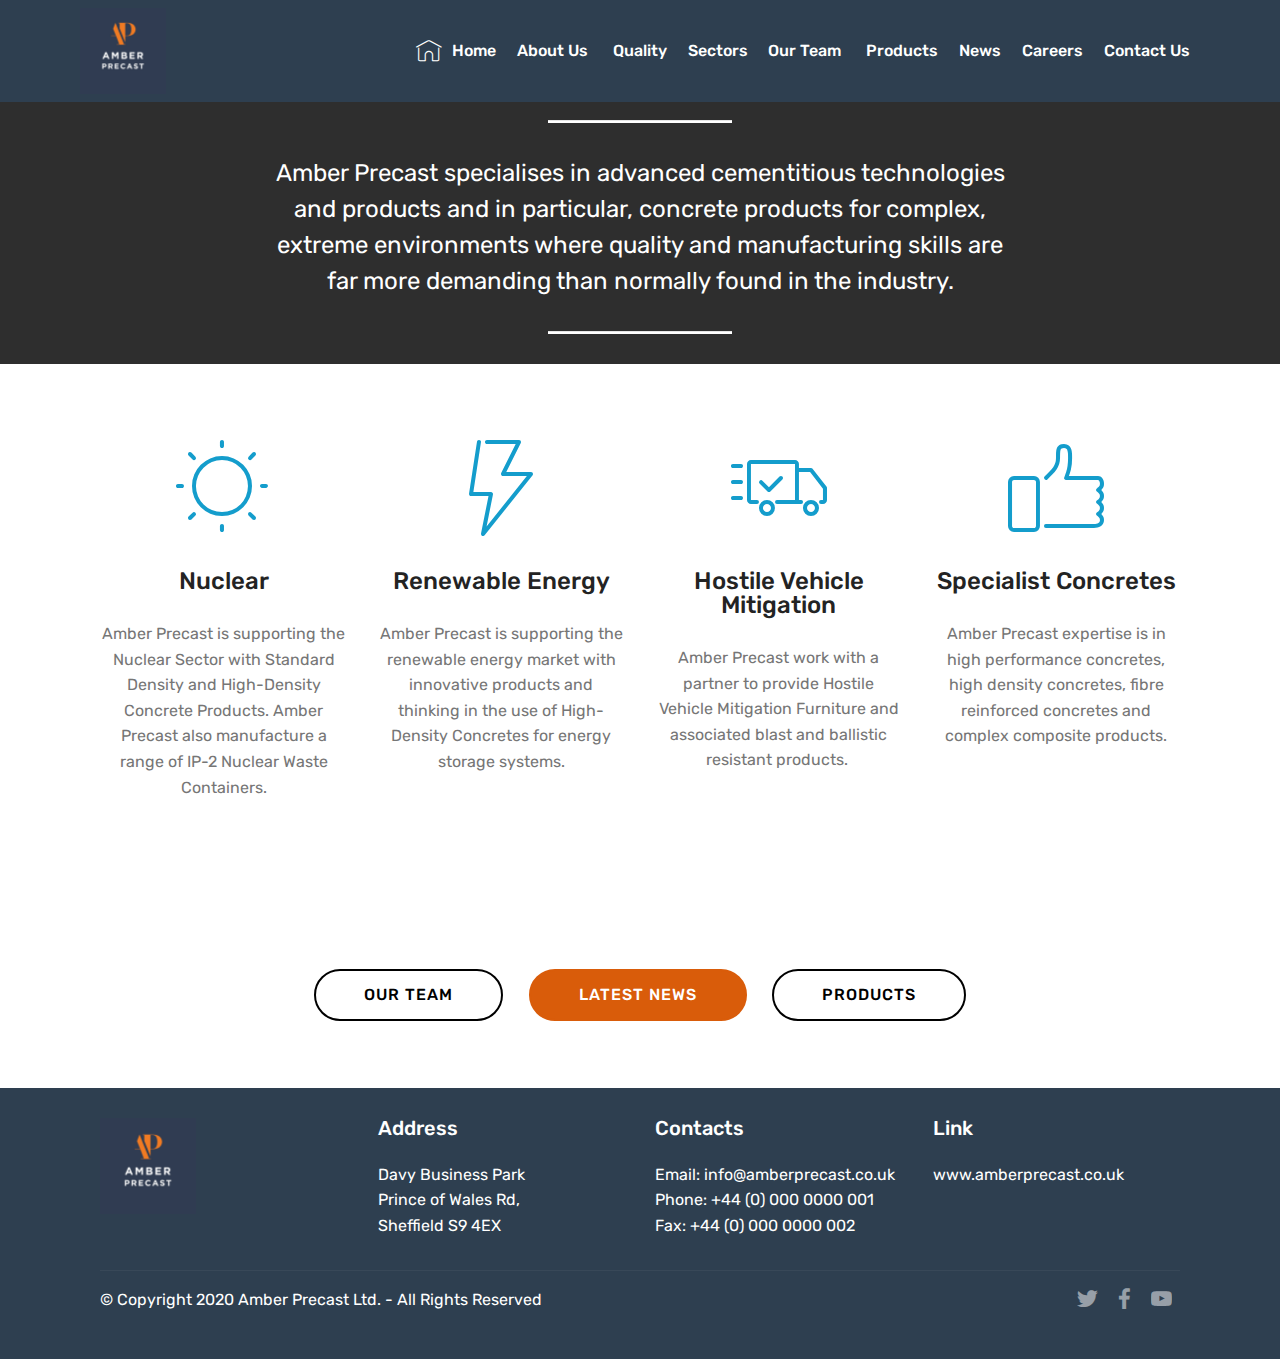
<file: page3.html>
<!DOCTYPE html>
<html  >
<head>
  <!-- Site made with Mobirise Website Builder v4.11.6, https://mobirise.com -->
  <meta charset="UTF-8">
  <meta http-equiv="X-UA-Compatible" content="IE=edge">
  <meta name="generator" content="Mobirise v4.11.6, mobirise.com">
  <meta name="viewport" content="width=device-width, initial-scale=1, minimum-scale=1">
  <link rel="shortcut icon" href="assets/images/apl-logo-2-no-group-174x174.png" type="image/x-icon">
  <meta name="description" content="Site Builder Description">
  
  <title>Sectors</title>
  <link rel="stylesheet" href="assets/web/assets/mobirise-icons/mobirise-icons.css">
  <link rel="stylesheet" href="assets/bootstrap/css/bootstrap.min.css">
  <link rel="stylesheet" href="assets/bootstrap/css/bootstrap-grid.min.css">
  <link rel="stylesheet" href="assets/bootstrap/css/bootstrap-reboot.min.css">
  <link rel="stylesheet" href="assets/tether/tether.min.css">
  <link rel="stylesheet" href="assets/dropdown/css/style.css">
  <link rel="stylesheet" href="assets/socicon/css/styles.css">
  <link rel="stylesheet" href="assets/theme/css/style.css">
  <link rel="preload" as="style" href="assets/mobirise/css/mbr-additional.css"><link rel="stylesheet" href="assets/mobirise/css/mbr-additional.css" type="text/css">
  
  
  
</head>
<body>
  <section class="menu cid-rN2h4ZeLfo" once="menu" id="menu1-n">

    

    <nav class="navbar navbar-expand beta-menu navbar-dropdown align-items-center navbar-toggleable-sm">
        <button class="navbar-toggler navbar-toggler-right" type="button" data-toggle="collapse" data-target="#navbarSupportedContent" aria-controls="navbarSupportedContent" aria-expanded="false" aria-label="Toggle navigation">
            <div class="hamburger">
                <span></span>
                <span></span>
                <span></span>
                <span></span>
            </div>
        </button>
        <div class="menu-logo">
            <div class="navbar-brand">
                <span class="navbar-logo">
                    
                         <img src="assets/images/apl-logo-2-no-group-174x174.png" alt="APL" title="Amber Precast" style="height: 5.4rem;">
                    
                </span>
                
            </div>
        </div>
        <div class="collapse navbar-collapse" id="navbarSupportedContent">
            <ul class="navbar-nav nav-dropdown nav-right" data-app-modern-menu="true"><li class="nav-item">
                    <a class="nav-link link text-white display-4" href="index.html">
                        <span class="mbri-home mbr-iconfont mbr-iconfont-btn"></span>Home</a>
                </li>
                <li class="nav-item">
                    <a class="nav-link link text-white display-4" href="page2.html">
                        About Us&nbsp;</a>
                </li><li class="nav-item"><a class="nav-link link text-white display-4" href="page5.html">Quality</a></li><li class="nav-item"><a class="nav-link link text-white display-4" href="page3.html">Sectors</a></li><li class="nav-item"><a class="nav-link link text-white display-4" href="page8.html" aria-expanded="false">Our Team&nbsp;</a></li><li class="nav-item"><a class="nav-link link text-white display-4" href="page4.html">Products</a></li><li class="nav-item"><a class="nav-link link text-white display-4" href="page7.html">News</a></li><li class="nav-item"><a class="nav-link link text-white display-4" href="page12.html">Careers</a></li><li class="nav-item"><a class="nav-link link text-white display-4" href="page6.html">Contact Us</a></li></ul>
            
        </div>
    </nav>
</section>

<section class="engine"><a href="https://mobirise.info/a">online site builder</a></section><section class="mbr-section article content10 cid-rN6bx08uXt" id="content10-14">
    
     

    <div class="container">
        <div class="inner-container" style="width: 66%;">
            <hr class="line" style="width: 25%;">
            <div class="section-text align-center mbr-white mbr-fonts-style display-5">
                    Amber Precast specialises in advanced cementitious technologies and products and in particular, concrete products for complex, extreme environments where quality and manufacturing skills are far more demanding than normally found in the industry.</div>
            <hr class="line" style="width: 25%;">
        </div>
    </div>
</section>

<section class="features1 cid-rN6bvtq1GO" id="features1-13">
    
    

    
    <div class="container">
        <div class="media-container-row">

            <div class="card p-3 col-12 col-md-6 col-lg-3">
                <div class="card-img pb-3">
                    <span class="mbr-iconfont mbri-sun"></span>
                </div>
                <div class="card-box">
                    <h4 class="card-title py-3 mbr-fonts-style display-5">
                        Nuclear</h4>
                    <p class="mbr-text mbr-fonts-style display-7">
                        Amber Precast is supporting the Nuclear Sector with Standard Density and High-Density Concrete Products. Amber Precast also manufacture a range of IP-2 Nuclear Waste Containers.<br><br></p>
                </div>
            </div>

            <div class="card p-3 col-12 col-md-6 col-lg-3">
                <div class="card-img pb-3">
                    <a href="page2.html"><span class="mbr-iconfont mbri-speed"></span></a>
                </div>
                <div class="card-box">
                    <h4 class="card-title py-3 mbr-fonts-style display-5">
                        Renewable Energy</h4>
                    <p class="mbr-text mbr-fonts-style display-7">
                        Amber Precast is supporting the renewable energy market with innovative products and thinking in the use of High-Density Concretes for energy storage systems.</p>
                </div>
            </div>

            <div class="card p-3 col-12 col-md-6 col-lg-3">
                <div class="card-img pb-3">
                    <a href="index.html"><span class="mbr-iconfont mbri-delivery"></span></a>
                </div>
                <div class="card-box">
                    <h4 class="card-title py-3 mbr-fonts-style display-5">
                        Hostile Vehicle Mitigation</h4>
                    <p class="mbr-text mbr-fonts-style display-7">Amber Precast work with a partner to provide Hostile Vehicle Mitigation Furniture and associated blast and ballistic resistant products.&nbsp;</p>
                </div>
            </div>

            <div class="card p-3 col-12 col-md-6 col-lg-3">
                <div class="card-img pb-3">
                    <span class="mbr-iconfont mbri-like"></span>
                </div>
                <div class="card-box">
                    <h4 class="card-title py-3 mbr-fonts-style display-5">
                        Specialist Concretes</h4>
                    <p class="mbr-text mbr-fonts-style display-7">Amber Precast expertise is in high performance concretes, high density concretes, fibre reinforced concretes and complex composite products.
                    </p>
                </div>
            </div>

        </div>

    </div>

</section>

<section class="mbr-section content8 cid-rNy0vJHXjY" id="content8-1a">

    

    <div class="container">
        <div class="media-container-row title">
            <div class="col-12 col-md-8">
                <div class="mbr-section-btn align-center"><a class="btn btn-black-outline display-4" href="page8.html">OUR TEAM</a> <a class="btn btn-primary display-4" href="page7.html">LATEST NEWS</a> <a class="btn btn-black-outline display-4" href="page4.html">PRODUCTS</a></div>
            </div>
        </div>
    </div>
</section>

<section class="cid-rN6cp0dWU6" id="footer1-15">

    

    

    <div class="container">
        <div class="media-container-row content text-white">
            <div class="col-12 col-md-3">
                <div class="media-wrap">
                    <a href="page6.html">
                        <img src="assets/images/apl-logo-2-no-group-194x194.png" alt="Mobirise" title="">
                    </a>
                </div>
            </div>
            <div class="col-12 col-md-3 mbr-fonts-style display-7">
                <h5 class="pb-3">
                    Address
                </h5>
                <p class="mbr-text">Davy Business Park<br>Prince of Wales Rd, <br>Sheffield S9 4EX</p>
            </div>
            <div class="col-12 col-md-3 mbr-fonts-style display-7">
                <h5 class="pb-3">
                    Contacts
                </h5>
                <p class="mbr-text">
                    Email: info@amberprecast.co.uk&nbsp;<br>Phone: +44 (0) 000 0000 001
                    <br>Fax: +44 (0) 000 0000 002
                </p>
            </div>
            <div class="col-12 col-md-3 mbr-fonts-style display-7">
                <h5 class="pb-3">Link</h5>
                <p class="mbr-text">www.amberprecast.co.uk</p>
            </div>
        </div>
        <div class="footer-lower">
            <div class="media-container-row">
                <div class="col-sm-12">
                    <hr>
                </div>
            </div>
            <div class="media-container-row mbr-white">
                <div class="col-sm-6 copyright">
                    <p class="mbr-text mbr-fonts-style display-7">
                        © Copyright 2020 Amber Precast Ltd. - All Rights Reserved
                    </p>
                </div>
                <div class="col-md-6">
                    <div class="social-list align-right">
                        <div class="soc-item">
                            <a href="https://twitter.com/mobirise" target="_blank">
                                <span class="socicon-twitter socicon mbr-iconfont mbr-iconfont-social"></span>
                            </a>
                        </div>
                        <div class="soc-item">
                            <a href="https://www.facebook.com/pages/Mobirise/1616226671953247" target="_blank">
                                <span class="socicon-facebook socicon mbr-iconfont mbr-iconfont-social"></span>
                            </a>
                        </div>
                        <div class="soc-item">
                            <a href="https://www.youtube.com/c/mobirise" target="_blank">
                                <span class="socicon-youtube socicon mbr-iconfont mbr-iconfont-social"></span>
                            </a>
                        </div>
                        
                        
                        
                    </div>
                </div>
            </div>
        </div>
    </div>
</section>


  <script src="assets/web/assets/jquery/jquery.min.js"></script>
  <script src="assets/popper/popper.min.js"></script>
  <script src="assets/bootstrap/js/bootstrap.min.js"></script>
  <script src="assets/tether/tether.min.js"></script>
  <script src="assets/smoothscroll/smooth-scroll.js"></script>
  <script src="assets/dropdown/js/nav-dropdown.js"></script>
  <script src="assets/dropdown/js/navbar-dropdown.js"></script>
  <script src="assets/touchswipe/jquery.touch-swipe.min.js"></script>
  <script src="assets/theme/js/script.js"></script>
  
  
</body>
</html>
</file>
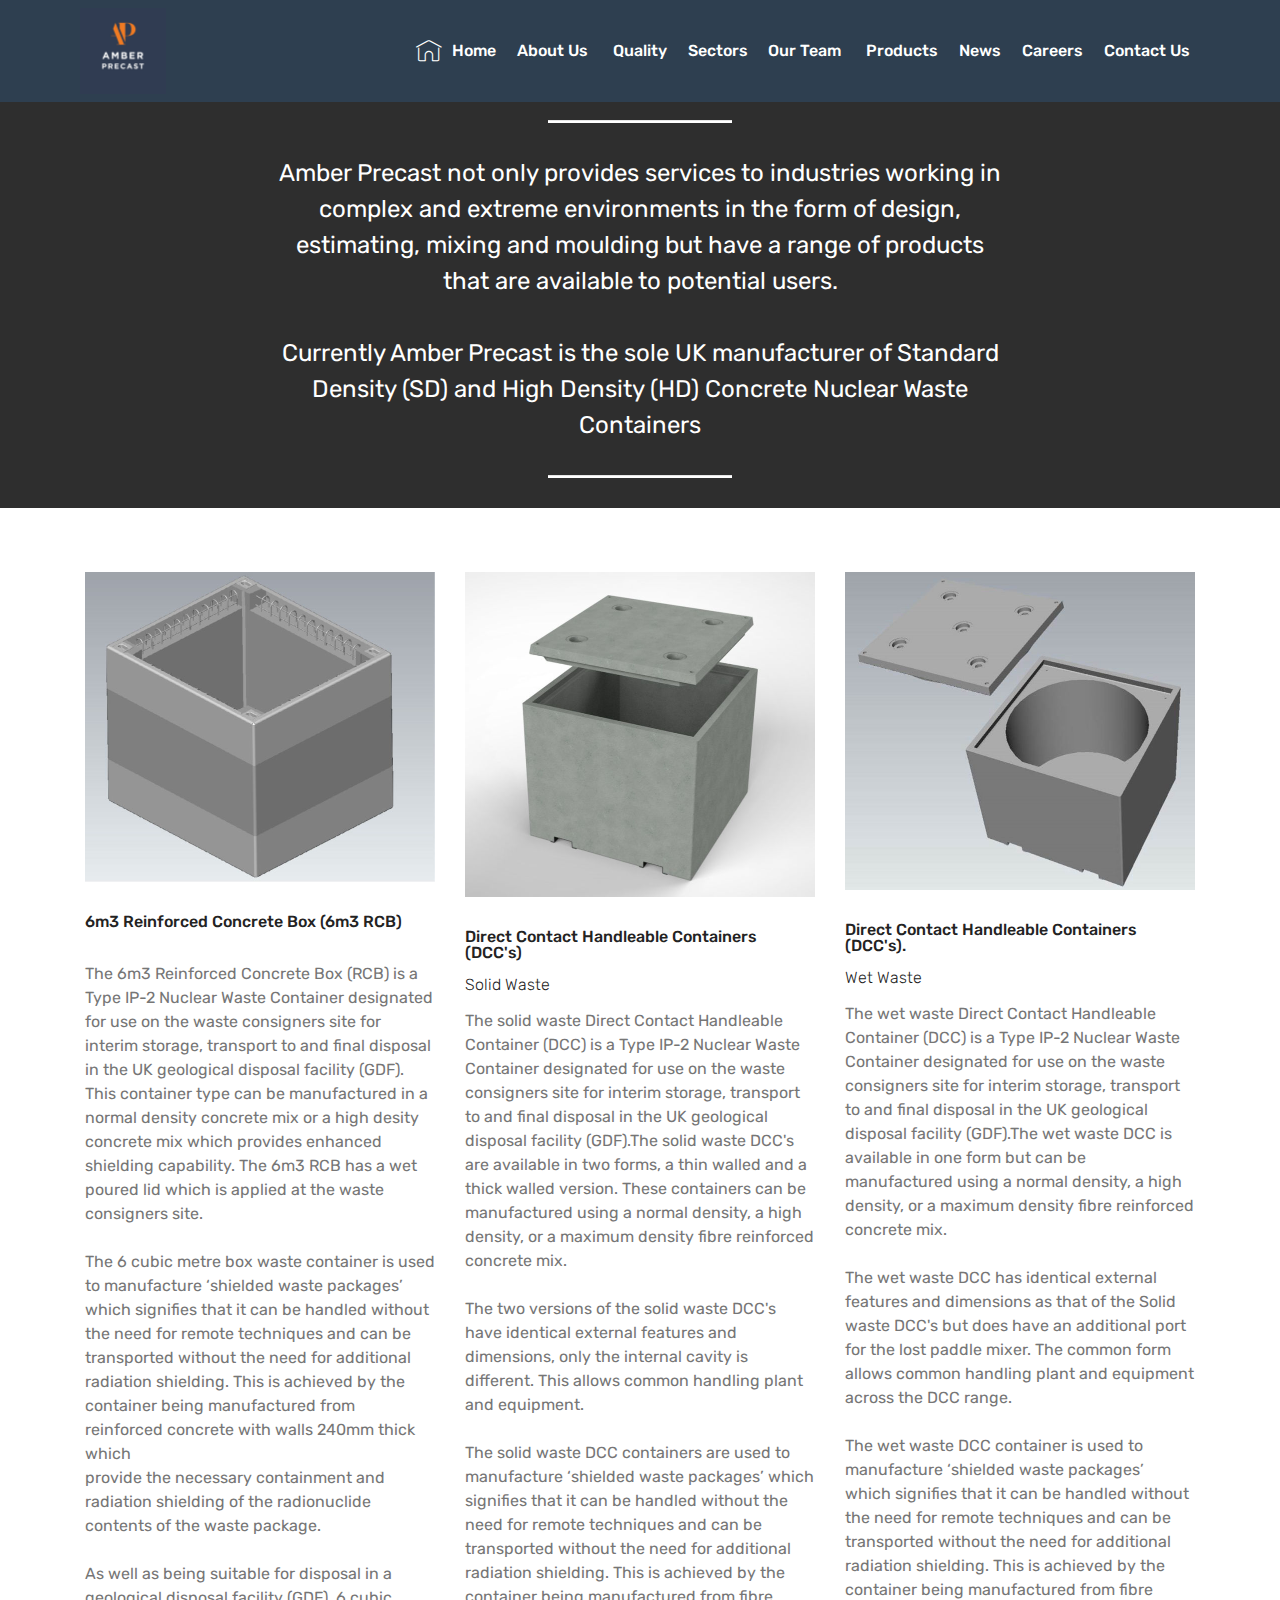
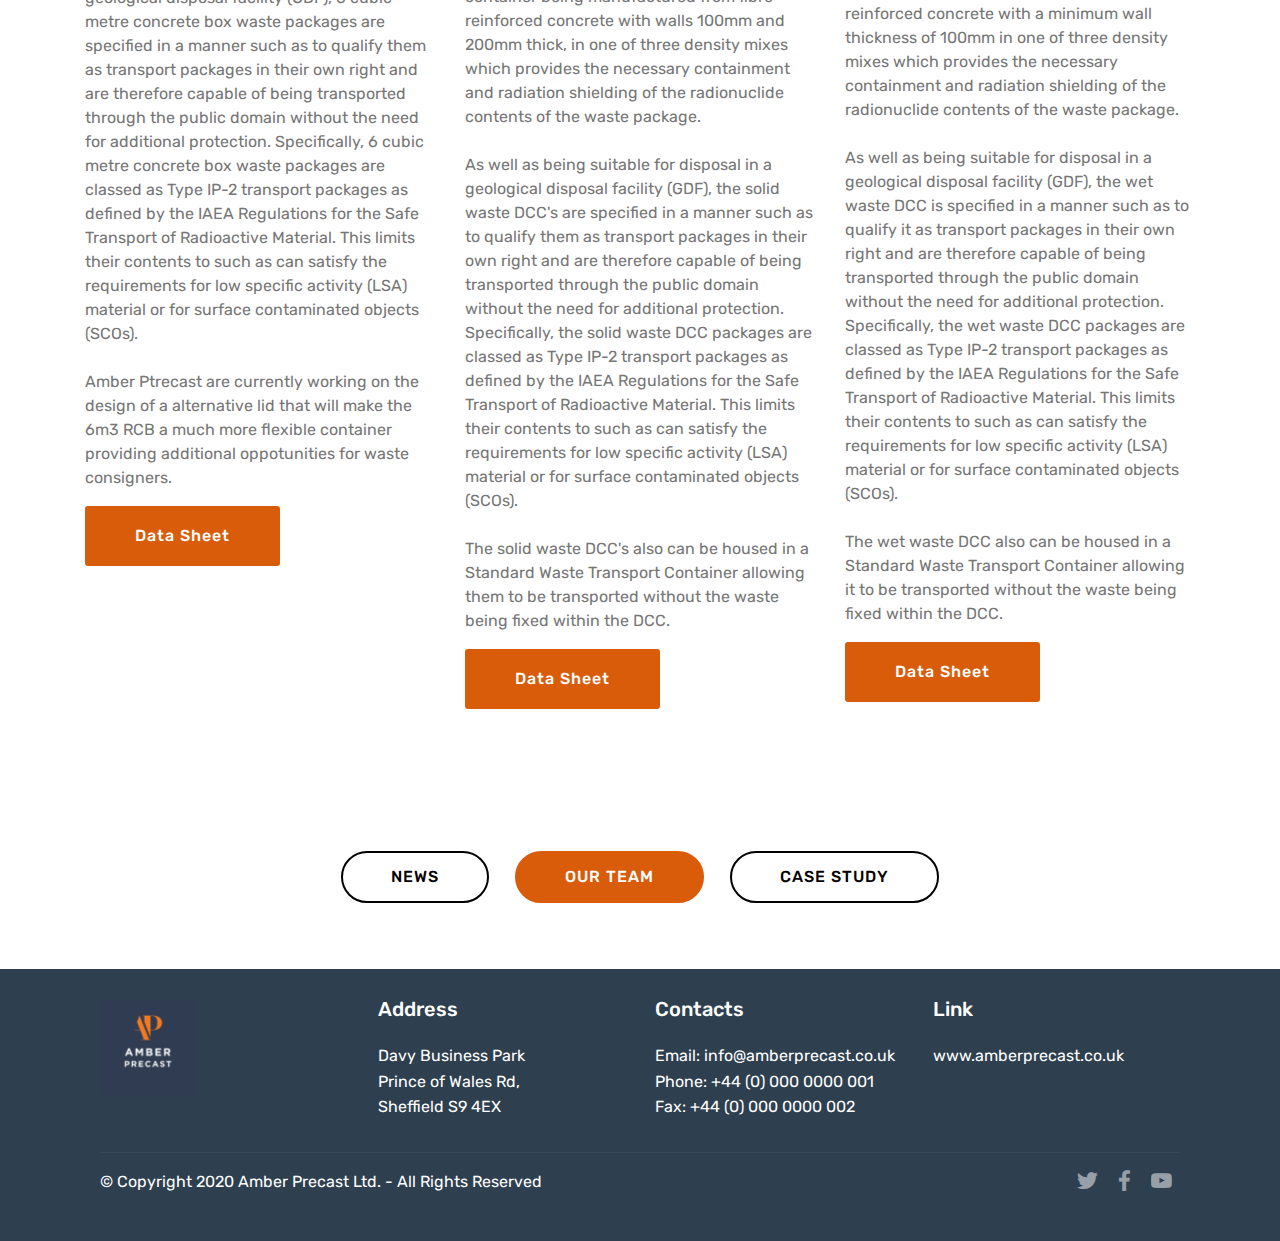
<file: page4.html>
<!DOCTYPE html>
<html  >
<head>
  <!-- Site made with Mobirise Website Builder v4.11.6, https://mobirise.com -->
  <meta charset="UTF-8">
  <meta http-equiv="X-UA-Compatible" content="IE=edge">
  <meta name="generator" content="Mobirise v4.11.6, mobirise.com">
  <meta name="viewport" content="width=device-width, initial-scale=1, minimum-scale=1">
  <link rel="shortcut icon" href="assets/images/apl-logo-2-no-group-174x174.png" type="image/x-icon">
  <meta name="description" content="Website Builder Description">
  
  <title>Products</title>
  <link rel="stylesheet" href="assets/web/assets/mobirise-icons/mobirise-icons.css">
  <link rel="stylesheet" href="assets/bootstrap/css/bootstrap.min.css">
  <link rel="stylesheet" href="assets/bootstrap/css/bootstrap-grid.min.css">
  <link rel="stylesheet" href="assets/bootstrap/css/bootstrap-reboot.min.css">
  <link rel="stylesheet" href="assets/tether/tether.min.css">
  <link rel="stylesheet" href="assets/dropdown/css/style.css">
  <link rel="stylesheet" href="assets/socicon/css/styles.css">
  <link rel="stylesheet" href="assets/theme/css/style.css">
  <link rel="preload" as="style" href="assets/mobirise/css/mbr-additional.css"><link rel="stylesheet" href="assets/mobirise/css/mbr-additional.css" type="text/css">
  
  
  
</head>
<body>
  <section class="menu cid-rN2h20DIxT" once="menu" id="menu1-m">

    

    <nav class="navbar navbar-expand beta-menu navbar-dropdown align-items-center navbar-toggleable-sm">
        <button class="navbar-toggler navbar-toggler-right" type="button" data-toggle="collapse" data-target="#navbarSupportedContent" aria-controls="navbarSupportedContent" aria-expanded="false" aria-label="Toggle navigation">
            <div class="hamburger">
                <span></span>
                <span></span>
                <span></span>
                <span></span>
            </div>
        </button>
        <div class="menu-logo">
            <div class="navbar-brand">
                <span class="navbar-logo">
                    
                         <img src="assets/images/apl-logo-2-no-group-174x174.png" alt="APL" title="Amber Precast" style="height: 5.4rem;">
                    
                </span>
                
            </div>
        </div>
        <div class="collapse navbar-collapse" id="navbarSupportedContent">
            <ul class="navbar-nav nav-dropdown nav-right" data-app-modern-menu="true"><li class="nav-item">
                    <a class="nav-link link text-white display-4" href="index.html">
                        <span class="mbri-home mbr-iconfont mbr-iconfont-btn"></span>Home</a>
                </li>
                <li class="nav-item">
                    <a class="nav-link link text-white display-4" href="page2.html">
                        About Us&nbsp;</a>
                </li><li class="nav-item"><a class="nav-link link text-white display-4" href="page5.html">Quality</a></li><li class="nav-item"><a class="nav-link link text-white display-4" href="page3.html">Sectors</a></li><li class="nav-item"><a class="nav-link link text-white display-4" href="page8.html" aria-expanded="false">Our Team&nbsp;</a></li><li class="nav-item"><a class="nav-link link text-white display-4" href="page4.html">Products</a></li><li class="nav-item"><a class="nav-link link text-white display-4" href="page7.html">News</a></li><li class="nav-item"><a class="nav-link link text-white display-4" href="page12.html">Careers</a></li><li class="nav-item"><a class="nav-link link text-white display-4" href="page6.html">Contact Us</a></li></ul>
            
        </div>
    </nav>
</section>

<section class="engine"><a href="https://mobirise.info/a">online site builder</a></section><section class="mbr-section article content10 cid-rN5pvfLGCS" id="content10-w">
    
     

    <div class="container">
        <div class="inner-container" style="width: 66%;">
            <hr class="line" style="width: 25%;">
            <div class="section-text align-center mbr-white mbr-fonts-style display-5">Amber Precast not only provides services to industries working in complex and extreme environments in the form of design, estimating, mixing and moulding but have a range of products that are available to potential users.<br><br>Currently Amber Precast is the sole UK manufacturer of Standard Density (SD) and High Density (HD) Concrete Nuclear Waste Containers</div>
            <hr class="line" style="width: 25%;">
        </div>
    </div>
</section>

<section class="features19 cid-rN5p8cytkk" id="features19-v">
    
    
    <div class="container">
        <div class="row">
            <div class="item features-image col-lg-4 col-md-6 col-sm-12">
                <div class="item-wrapper">
                    <div class="item-img card-img">
                        <img src="assets/images/6m3-rcb-700x619.jpg" alt="" title="">
                    </div>
                    <div class="item-content">
                        <h4 class="item-title mbr-fonts-style pb-3 display-7">6m3 Reinforced Concrete Box (6m3 RCB)</h4>
                        <h5 class="item-subtitle mbr-fonts-style pb-3 display-4"></h5>
                        <p class="item-text display-7">The 6m3 Reinforced Concrete Box (RCB) is a Type IP-2 Nuclear Waste Container designated for use on the waste consigners site for interim storage, transport to and final disposal in the UK geological disposal facility (GDF). This container type can be manufactured in a normal density concrete mix or a high desity concrete mix which provides enhanced shielding capability. The 6m3 RCB has a wet poured lid which is applied at the waste consigners site.<br><br>The 6 cubic metre box waste container is used to manufacture ‘shielded waste packages’
<br>which signifies that it can be handled without the need for remote techniques and can be
<br>transported without the need for additional radiation shielding. This is achieved by the
<br>container being manufactured from reinforced concrete with walls 240mm thick which
<br>provide the necessary containment and radiation shielding of the radionuclide contents of the waste package.
<br><br>As well as being suitable for disposal in a geological
disposal facility (GDF), 6 cubic metre concrete box waste
packages are specified in a manner such as to qualify them as transport packages in their
own right and are therefore capable of being transported through the public domain without
the need for additional protection. Specifically, 6 cubic metre concrete box waste packages
are classed as Type IP-2 transport packages as defined by the IAEA Regulations for the
Safe Transport of Radioactive Material. This limits their contents to such as can satisfy
the requirements for low specific activity (LSA) material or for surface contaminated objects
(SCOs).&nbsp;<br><br>Amber Ptrecast are currently working on the design of a alternative lid that will make the 6m3 RCB a much more flexible container providing additional oppotunities for waste consigners.</p>
                    </div>
                    <div class="item-footer pb-2"><a href="https://rwm.nda.gov.uk/publication/wps36002-waste-package-specification-for-6-cubic-metre-concrete-box-waste-packages/?download" class="btn btn-primary item-btn display-7" target="_blank">Data Sheet</a></div>
                </div>
            </div>
            <div class="item features-image col-lg-4 col-md-6 col-sm-12">
                <div class="item-wrapper">
                    <div class="item-img card-img">
                        <img src="assets/images/dcc-solid-700x649.jpg" alt="" title="">
                    </div>
                    <div class="item-content">
                        <h4 class="item-title mbr-fonts-style pb-3 display-7">Direct Contact Handleable Containers (DCC's)</h4>
                        <h5 class="item-subtitle mbr-fonts-style pb-3 display-4">Solid Waste&nbsp;</h5>
                        <p class="item-text display-7">The solid waste Direct Contact Handleable Container (DCC) is a Type IP-2 Nuclear Waste Container designated for use on the waste consigners site for interim storage, transport to and final disposal in the UK geological disposal facility (GDF).The solid waste DCC's are available in two forms, a thin walled and a thick walled version. These containers can be manufactured using a normal density, a high density, or a maximum density fibre reinforced concrete mix.&nbsp;<br><br>The two versions of the solid waste DCC's have identical external features and dimensions, only the internal cavity is different. This allows common handling plant and equipment.<br><br>The solid waste DCC containers are used to manufacture ‘shielded waste packages’ which signifies that it can be handled without the need for remote techniques and can be 
<br>transported without the need for additional radiation shielding. This is achieved by the 
<br>container being manufactured from fibre reinforced concrete with walls 100mm and 200mm thick, in one of three density mixes which provides the necessary containment and radiation shielding of the radionuclide contents of the waste package. 
<br>
<br>As well as being suitable for disposal in a geological disposal facility (GDF), the solid waste DCC's are specified in a manner such as to qualify them as transport packages in their own right and are therefore capable of being transported through the public domain without the need for additional protection. Specifically, the solid waste DCC packages are classed as Type IP-2 transport packages as defined by the IAEA Regulations for the Safe Transport of Radioactive Material. This limits their contents to such as can satisfy the requirements for low specific activity (LSA) material or for surface contaminated objects (SCOs).<br><br>The solid waste DCC's also can be housed in a Standard Waste Transport Container allowing them to be transported without the waste being fixed within the DCC.</p>
                    </div>
                    <div class="item-footer pb-2"><a href="page10.html" class="btn btn-primary item-btn display-7" target="_blank">Data Sheet</a></div>
                </div>
            </div>
            <div class="item features-image col-lg-4 col-md-6 col-sm-12">
                <div class="item-wrapper">
                    <div class="item-img card-img">
                        <img src="assets/images/dcc-wet-700x635.jpg" alt="" title="">
                    </div>
                    <div class="item-content">
                        <h4 class="item-title mbr-fonts-style pb-3 display-7">Direct Contact Handleable Containers (DCC's).</h4>
                        <h5 class="item-subtitle mbr-fonts-style pb-3 display-4">Wet Waste</h5>
                        <p class="item-text display-7">The wet waste Direct Contact Handleable Container (DCC) is a Type IP-2 Nuclear Waste Container designated for use on the waste consigners site for interim storage, transport to and final disposal in the UK geological disposal facility (GDF).The wet waste DCC is available in one form but can be manufactured using a normal density, a high density, or a maximum density fibre reinforced concrete mix. 
<br>
<br>The wet waste DCC has identical external features and dimensions as that of the Solid waste DCC's but does have an additional port for the lost paddle mixer. The common form allows common handling plant and equipment across the DCC range.
<br>
<br>The wet waste DCC container is used to manufacture ‘shielded waste packages’ 
<br>which signifies that it can be handled without the need for remote techniques and can be 
<br>transported without the need for additional radiation shielding. This is achieved by the 
<br>container being manufactured from fibre reinforced concrete with a minimum wall thickness of 100mm in one of three density mixes which provides the necessary containment and radiation shielding of the radionuclide contents of the waste package. 
<br>
<br>As well as being suitable for disposal in a geological disposal facility (GDF), the wet waste DCC is specified in a manner such as to qualify it as transport packages in their own right and are therefore capable of being transported through the public domain without the need for additional protection. Specifically, the wet waste DCC packages  are classed as Type IP-2 transport packages as defined by the IAEA Regulations for the Safe Transport of Radioactive Material. This limits their contents to such as can satisfy the requirements for low specific activity (LSA) material or for surface contaminated objects (SCOs).
<br>
<br>The wet waste DCC also can be housed in a Standard Waste Transport Container allowing it to be transported without the waste being fixed within the DCC.</p>
                    </div>
                    <div class="item-footer pb-2"><a href="page11.html" class="btn btn-primary item-btn display-7" target="_blank">Data Sheet</a></div>
                </div>
            </div>
        </div>
    </div>
</section>

<section class="mbr-section content8 cid-rPKlWtrfGZ" id="content8-26">

    

    <div class="container">
        <div class="media-container-row title">
            <div class="col-12 col-md-8">
                <div class="mbr-section-btn align-center"><a class="btn btn-black-outline display-4" href="page7.html">NEWS</a> <a class="btn btn-primary display-4" href="page8.html">OUR TEAM</a>
                    <a class="btn btn-black-outline display-4" href="page9.html">CASE STUDY</a></div>
            </div>
        </div>
    </div>
</section>

<section class="cid-rN63TbIFGB" id="footer1-x">

    

    

    <div class="container">
        <div class="media-container-row content text-white">
            <div class="col-12 col-md-3">
                <div class="media-wrap">
                    <a href="page6.html">
                        <img src="assets/images/apl-logo-2-no-group-194x194.png" alt="Mobirise" title="">
                    </a>
                </div>
            </div>
            <div class="col-12 col-md-3 mbr-fonts-style display-7">
                <h5 class="pb-3">
                    Address
                </h5>
                <p class="mbr-text">Davy Business Park<br>Prince of Wales Rd, <br>Sheffield S9 4EX</p>
            </div>
            <div class="col-12 col-md-3 mbr-fonts-style display-7">
                <h5 class="pb-3">
                    Contacts
                </h5>
                <p class="mbr-text">
                    Email: info@amberprecast.co.uk&nbsp;<br>Phone: +44 (0) 000 0000 001
                    <br>Fax: +44 (0) 000 0000 002
                </p>
            </div>
            <div class="col-12 col-md-3 mbr-fonts-style display-7">
                <h5 class="pb-3">Link</h5>
                <p class="mbr-text">www.amberprecast.co.uk</p>
            </div>
        </div>
        <div class="footer-lower">
            <div class="media-container-row">
                <div class="col-sm-12">
                    <hr>
                </div>
            </div>
            <div class="media-container-row mbr-white">
                <div class="col-sm-6 copyright">
                    <p class="mbr-text mbr-fonts-style display-7">
                        © Copyright 2020 Amber Precast Ltd. - All Rights Reserved
                    </p>
                </div>
                <div class="col-md-6">
                    <div class="social-list align-right">
                        <div class="soc-item">
                            <a href="https://twitter.com/mobirise" target="_blank">
                                <span class="socicon-twitter socicon mbr-iconfont mbr-iconfont-social"></span>
                            </a>
                        </div>
                        <div class="soc-item">
                            <a href="https://www.facebook.com/pages/Mobirise/1616226671953247" target="_blank">
                                <span class="socicon-facebook socicon mbr-iconfont mbr-iconfont-social"></span>
                            </a>
                        </div>
                        <div class="soc-item">
                            <a href="https://www.youtube.com/c/mobirise" target="_blank">
                                <span class="socicon-youtube socicon mbr-iconfont mbr-iconfont-social"></span>
                            </a>
                        </div>
                        
                        
                        
                    </div>
                </div>
            </div>
        </div>
    </div>
</section>


  <script src="assets/web/assets/jquery/jquery.min.js"></script>
  <script src="assets/popper/popper.min.js"></script>
  <script src="assets/bootstrap/js/bootstrap.min.js"></script>
  <script src="assets/tether/tether.min.js"></script>
  <script src="assets/smoothscroll/smooth-scroll.js"></script>
  <script src="assets/dropdown/js/nav-dropdown.js"></script>
  <script src="assets/dropdown/js/navbar-dropdown.js"></script>
  <script src="assets/touchswipe/jquery.touch-swipe.min.js"></script>
  <script src="assets/theme/js/script.js"></script>
  
  
</body>
</html>
</file>
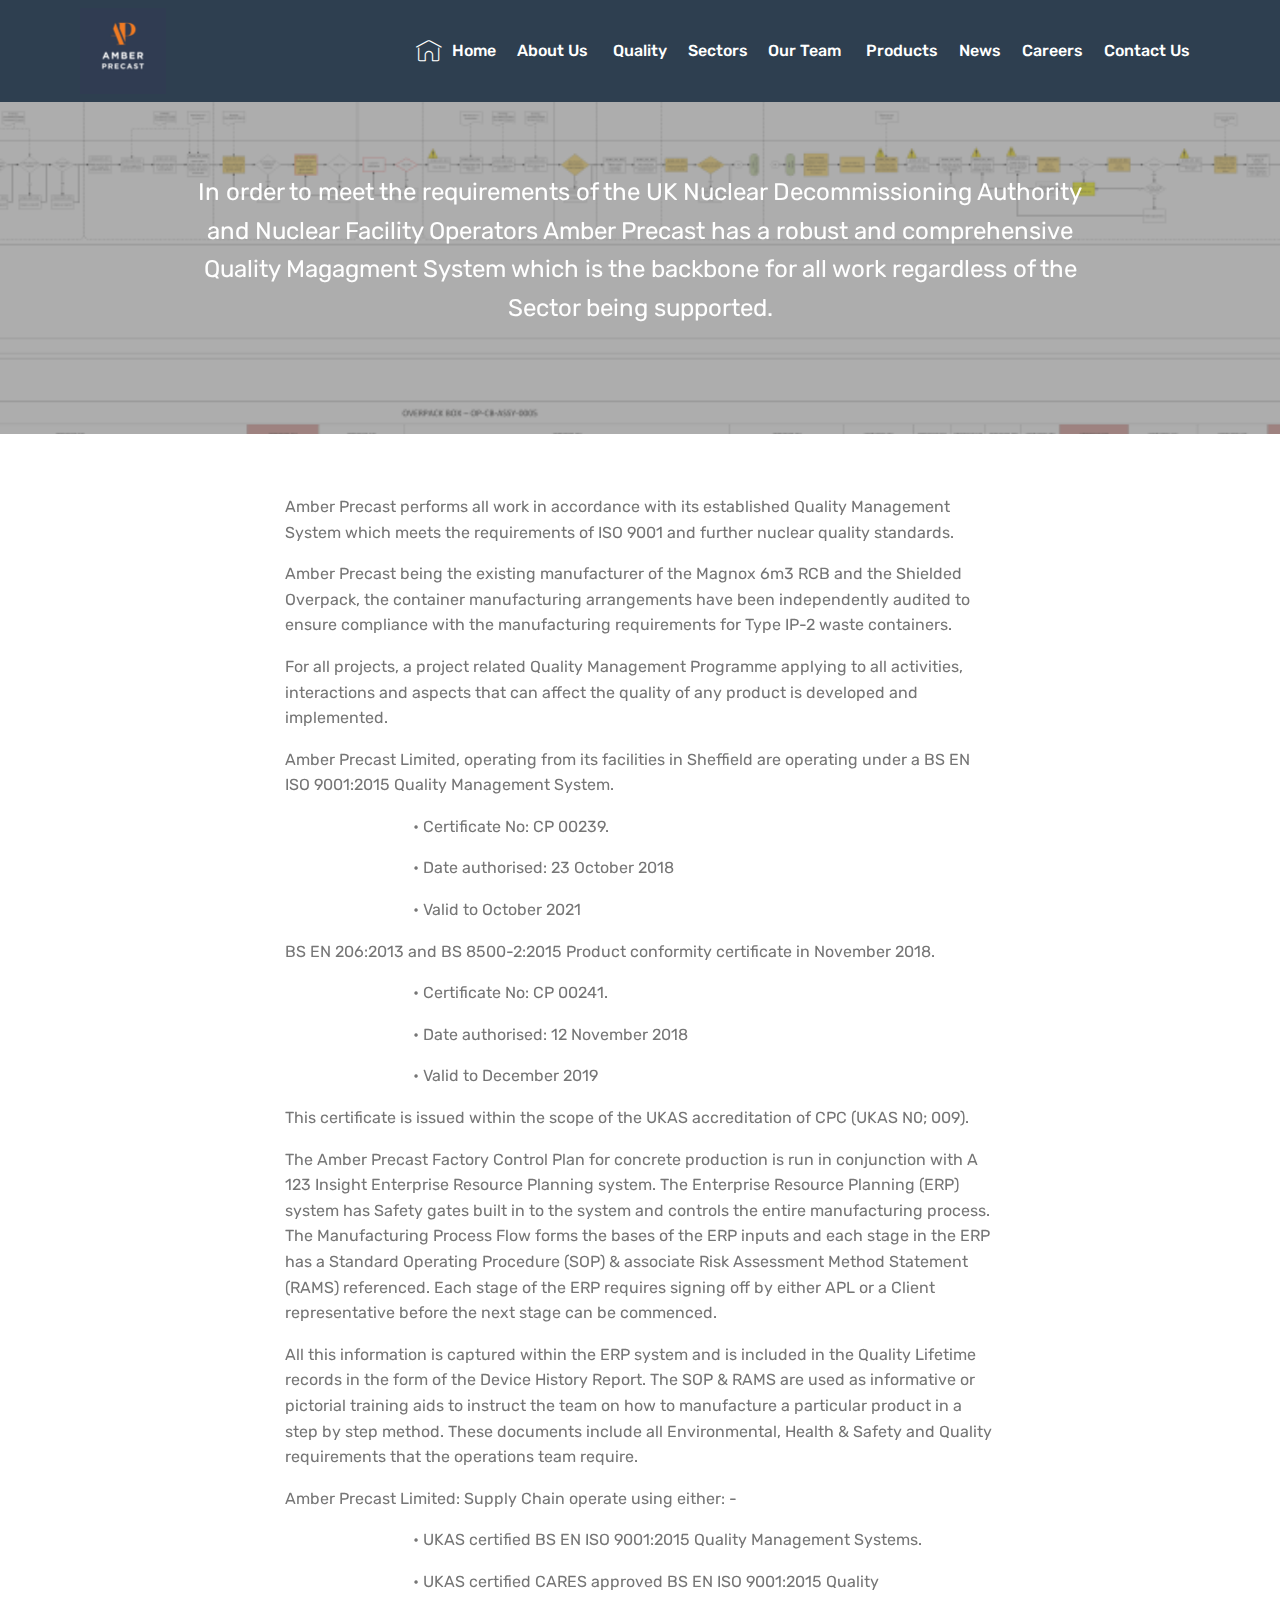
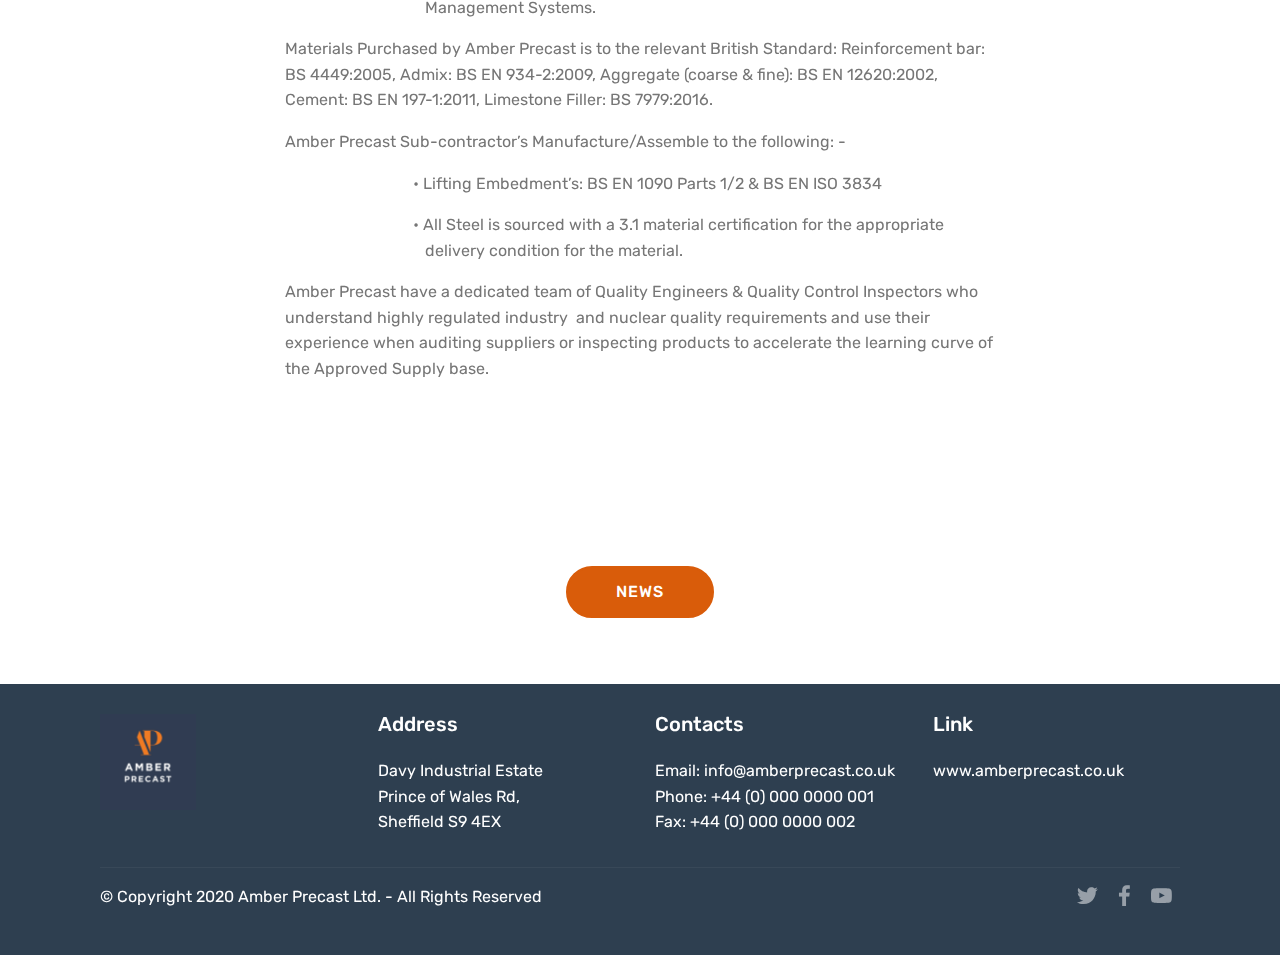
<file: page5.html>
<!DOCTYPE html>
<html  >
<head>
  <!-- Site made with Mobirise Website Builder v4.11.6, https://mobirise.com -->
  <meta charset="UTF-8">
  <meta http-equiv="X-UA-Compatible" content="IE=edge">
  <meta name="generator" content="Mobirise v4.11.6, mobirise.com">
  <meta name="viewport" content="width=device-width, initial-scale=1, minimum-scale=1">
  <link rel="shortcut icon" href="assets/images/apl-logo-2-no-group-174x174.png" type="image/x-icon">
  <meta name="description" content="Site Creator Description">
  
  <title>Quality</title>
  <link rel="stylesheet" href="assets/web/assets/mobirise-icons/mobirise-icons.css">
  <link rel="stylesheet" href="assets/bootstrap/css/bootstrap.min.css">
  <link rel="stylesheet" href="assets/bootstrap/css/bootstrap-grid.min.css">
  <link rel="stylesheet" href="assets/bootstrap/css/bootstrap-reboot.min.css">
  <link rel="stylesheet" href="assets/socicon/css/styles.css">
  <link rel="stylesheet" href="assets/tether/tether.min.css">
  <link rel="stylesheet" href="assets/dropdown/css/style.css">
  <link rel="stylesheet" href="assets/theme/css/style.css">
  <link rel="preload" as="style" href="assets/mobirise/css/mbr-additional.css"><link rel="stylesheet" href="assets/mobirise/css/mbr-additional.css" type="text/css">
  
  
  
</head>
<body>
  <section class="menu cid-rN2h8TF7SY" once="menu" id="menu1-o">

    

    <nav class="navbar navbar-expand beta-menu navbar-dropdown align-items-center navbar-toggleable-sm">
        <button class="navbar-toggler navbar-toggler-right" type="button" data-toggle="collapse" data-target="#navbarSupportedContent" aria-controls="navbarSupportedContent" aria-expanded="false" aria-label="Toggle navigation">
            <div class="hamburger">
                <span></span>
                <span></span>
                <span></span>
                <span></span>
            </div>
        </button>
        <div class="menu-logo">
            <div class="navbar-brand">
                <span class="navbar-logo">
                    
                         <img src="assets/images/apl-logo-2-no-group-174x174.png" alt="APL" title="Amber Precast" style="height: 5.4rem;">
                    
                </span>
                
            </div>
        </div>
        <div class="collapse navbar-collapse" id="navbarSupportedContent">
            <ul class="navbar-nav nav-dropdown nav-right" data-app-modern-menu="true"><li class="nav-item">
                    <a class="nav-link link text-white display-4" href="index.html">
                        <span class="mbri-home mbr-iconfont mbr-iconfont-btn"></span>Home</a>
                </li>
                <li class="nav-item">
                    <a class="nav-link link text-white display-4" href="page2.html">
                        About Us&nbsp;</a>
                </li><li class="nav-item"><a class="nav-link link text-white display-4" href="page5.html">Quality</a></li><li class="nav-item"><a class="nav-link link text-white display-4" href="page3.html">Sectors</a></li><li class="nav-item"><a class="nav-link link text-white display-4" href="page8.html" aria-expanded="false">Our Team&nbsp;</a></li><li class="nav-item"><a class="nav-link link text-white display-4" href="page4.html">Products</a></li><li class="nav-item"><a class="nav-link link text-white display-4" href="page7.html">News</a></li><li class="nav-item"><a class="nav-link link text-white display-4" href="page12.html">Careers</a></li><li class="nav-item"><a class="nav-link link text-white display-4" href="page6.html">Contact Us</a></li></ul>
            
        </div>
    </nav>
</section>

<section class="engine"><a href="https://mobirise.info">Mobirise</a></section><section class="header1 cid-rYee6E2eeX mbr-parallax-background" id="header1-2i">

    

    <div class="mbr-overlay" style="opacity: 0.6; background-color: rgb(118, 118, 118);">
    </div>

    <div class="container">
        <div class="row justify-content-md-center">
            <div class="mbr-white col-md-10">
                
                
                <p class="mbr-text align-center pb-3 mbr-fonts-style display-5">
                    <br>In order to meet the requirements of the UK Nuclear Decommissioning Authority and Nuclear Facility Operators Amber Precast has a robust and comprehensive Quality Magagment System which is the backbone for all work regardless of the Sector being supported.
                </p>
                
            </div>
        </div>
    </div>

</section>

<section class="mbr-section article content1 cid-rN6dE9Topu" id="content1-17">
    
     

    <div class="container">
        <div class="media-container-row">
            <div class="mbr-text col-12 mbr-fonts-style display-7 col-md-8"><p>Amber Precast performs all work in accordance with its established Quality Management System which meets the requirements of ISO 9001 and further nuclear quality standards. </p><p>Amber Precast being the existing manufacturer of the Magnox 6m3 RCB and the Shielded Overpack, the container manufacturing arrangements have been independently audited to ensure compliance with the manufacturing requirements for Type IP-2 waste containers.
</p><p>For all projects, a project related Quality Management Programme applying to all activities, interactions and aspects that can affect the quality of any product is developed and implemented.</p><p>Amber Precast Limited, operating from its facilities in Sheffield are operating under a BS EN ISO 9001:2015 Quality Management System.
</p><p>&nbsp;&nbsp;&nbsp;&nbsp;&nbsp;&nbsp;&nbsp;&nbsp;&nbsp;&nbsp;&nbsp;&nbsp;&nbsp;&nbsp;&nbsp;&nbsp;&nbsp;&nbsp;&nbsp;&nbsp;&nbsp;&nbsp;&nbsp;&nbsp;&nbsp;&nbsp;&nbsp;&nbsp;&nbsp;&nbsp;&nbsp;&nbsp;•	Certificate No: CP 00239.
</p><p>&nbsp;&nbsp;&nbsp;&nbsp;&nbsp;&nbsp;&nbsp;&nbsp;&nbsp;&nbsp;&nbsp;&nbsp;&nbsp;&nbsp;&nbsp;&nbsp;&nbsp;&nbsp;&nbsp;&nbsp;&nbsp;&nbsp;&nbsp;&nbsp;&nbsp;&nbsp;&nbsp;&nbsp;&nbsp;&nbsp;&nbsp;&nbsp;•	Date authorised: 23 October 2018
</p><p>&nbsp;&nbsp;&nbsp;&nbsp;&nbsp;&nbsp;&nbsp;&nbsp;&nbsp;&nbsp;&nbsp;&nbsp;&nbsp;&nbsp;&nbsp;&nbsp;&nbsp;&nbsp;&nbsp;&nbsp;&nbsp;&nbsp;&nbsp;&nbsp;&nbsp;&nbsp;&nbsp;&nbsp;&nbsp;&nbsp;&nbsp;&nbsp;•	Valid to October 2021
</p><p>BS EN 206:2013 and BS 8500-2:2015 Product conformity certificate in November 2018.
</p><p>&nbsp;&nbsp;&nbsp;&nbsp;&nbsp;&nbsp;&nbsp;&nbsp;&nbsp;&nbsp;&nbsp;&nbsp;&nbsp;&nbsp;&nbsp;&nbsp;&nbsp;&nbsp;&nbsp;&nbsp;&nbsp;&nbsp;&nbsp;&nbsp;&nbsp;&nbsp;&nbsp;&nbsp;&nbsp;&nbsp;&nbsp;&nbsp;•	Certificate No: CP 00241.
</p><p>&nbsp;&nbsp;&nbsp;&nbsp;&nbsp;&nbsp;&nbsp;&nbsp;&nbsp;&nbsp;&nbsp;&nbsp;&nbsp;&nbsp;&nbsp;&nbsp;&nbsp;&nbsp;&nbsp;&nbsp;&nbsp;&nbsp;&nbsp;&nbsp;&nbsp;&nbsp;&nbsp;&nbsp;&nbsp;&nbsp;&nbsp;&nbsp;•	Date authorised: 12 November 2018
</p><p>&nbsp;&nbsp;&nbsp;&nbsp;&nbsp;&nbsp;&nbsp;&nbsp;&nbsp;&nbsp;&nbsp;&nbsp;&nbsp;&nbsp;&nbsp;&nbsp;&nbsp;&nbsp;&nbsp;&nbsp;&nbsp;&nbsp;&nbsp;&nbsp;&nbsp;&nbsp;&nbsp;&nbsp;&nbsp;&nbsp;&nbsp;&nbsp;•	Valid to December 2019
</p><p>This certificate is issued within the scope of the UKAS accreditation of CPC (UKAS N0; 009).
</p><p>
</p><p>The Amber Precast Factory Control Plan for concrete production is run in conjunction with A 123 Insight Enterprise Resource Planning system. The Enterprise Resource Planning (ERP) system has Safety gates built in to the system and controls the entire manufacturing process. The Manufacturing Process Flow forms the bases of the ERP inputs and each stage in the ERP has a Standard Operating Procedure (SOP) &amp; associate Risk Assessment Method Statement (RAMS) referenced. Each stage of the ERP requires signing off by either APL or a Client representative before the next stage can be commenced. </p><p>All this information is captured within the ERP system and is included in the Quality Lifetime records in the form of the Device History Report. The SOP &amp; RAMS are used as informative or pictorial training aids to instruct the team on how to manufacture a particular product in a step by step method. These documents include all Environmental, Health &amp; Safety and Quality requirements that the operations team require.&nbsp;</p><p>Amber Precast Limited: Supply Chain operate using either: -
</p><p>&nbsp;&nbsp;&nbsp;&nbsp;&nbsp;&nbsp;&nbsp;&nbsp;&nbsp;&nbsp;&nbsp;&nbsp;&nbsp;&nbsp;&nbsp;&nbsp;&nbsp;&nbsp;&nbsp;&nbsp;&nbsp;&nbsp;&nbsp;&nbsp;&nbsp;&nbsp;&nbsp;&nbsp;&nbsp;&nbsp;&nbsp;&nbsp;•	UKAS certified BS EN ISO 9001:2015 Quality Management Systems.
</p><p>&nbsp;&nbsp;&nbsp;&nbsp;&nbsp;&nbsp;&nbsp;&nbsp;&nbsp;&nbsp;&nbsp;&nbsp;&nbsp;&nbsp;&nbsp;&nbsp;&nbsp;&nbsp;&nbsp;&nbsp;&nbsp;&nbsp;&nbsp;&nbsp;&nbsp;&nbsp;&nbsp;&nbsp;&nbsp;&nbsp;&nbsp;&nbsp;•	UKAS certified CARES approved BS EN ISO 9001:2015 Quality &nbsp;&nbsp;&nbsp;&nbsp;&nbsp;&nbsp;&nbsp;&nbsp;&nbsp;&nbsp;&nbsp;&nbsp;&nbsp;&nbsp;&nbsp;&nbsp;&nbsp;&nbsp;&nbsp;&nbsp;&nbsp;&nbsp;&nbsp;&nbsp;&nbsp;&nbsp;&nbsp;&nbsp;&nbsp;&nbsp;&nbsp;&nbsp;&nbsp;&nbsp;&nbsp;Management Systems.
</p><p>
</p><p>Materials Purchased by Amber Precast is to the relevant British Standard: Reinforcement bar: BS 4449:2005, Admix: BS EN 934-2:2009, Aggregate (coarse &amp; fine): BS EN 12620:2002, Cement: BS EN 197-1:2011, Limestone Filler: BS 7979:2016.
</p><p>
</p><p>Amber Precast Sub-contractor’s Manufacture/Assemble to the following: -
</p><p>&nbsp;&nbsp;&nbsp;&nbsp;&nbsp;&nbsp;&nbsp;&nbsp;&nbsp;&nbsp;&nbsp;&nbsp;&nbsp;&nbsp;&nbsp;&nbsp;&nbsp;&nbsp;&nbsp;&nbsp;&nbsp;&nbsp;&nbsp;&nbsp;&nbsp;&nbsp;&nbsp;&nbsp;&nbsp;&nbsp;&nbsp;&nbsp;•	Lifting Embedment’s: BS EN 1090 Parts 1/2 &amp; BS EN ISO 3834
</p><p>&nbsp;&nbsp;&nbsp;&nbsp;&nbsp;&nbsp;&nbsp;&nbsp;&nbsp;&nbsp;&nbsp;&nbsp;&nbsp;&nbsp;&nbsp;&nbsp;&nbsp;&nbsp;&nbsp;&nbsp;&nbsp;&nbsp;&nbsp;&nbsp;&nbsp;&nbsp;&nbsp;&nbsp;&nbsp;&nbsp;&nbsp;&nbsp;•	All Steel is sourced with a 3.1 material certification for the appropriate &nbsp;&nbsp;&nbsp;&nbsp;&nbsp;&nbsp;&nbsp;&nbsp;&nbsp;&nbsp;&nbsp;&nbsp;&nbsp;&nbsp;&nbsp;&nbsp;&nbsp;&nbsp;&nbsp;&nbsp;&nbsp;&nbsp;&nbsp;&nbsp;&nbsp;&nbsp;&nbsp;&nbsp;&nbsp;&nbsp;&nbsp;&nbsp;&nbsp;&nbsp;&nbsp;delivery condition for the material.
</p><p>
</p><p>Amber Precast have a dedicated team of Quality Engineers &amp; Quality Control Inspectors who understand highly regulated industry &nbsp;and nuclear quality requirements and use their experience when auditing suppliers or inspecting products to accelerate the learning curve of the Approved Supply base.
</p><p><strong><br></strong></p></div>
        </div>
    </div>
</section>

<section class="mbr-section content8 cid-rYd7ZDmpBf" id="content8-2f">

    

    <div class="container">
        <div class="media-container-row title">
            <div class="col-12 col-md-8">
                <div class="mbr-section-btn align-center"><a class="btn btn-primary display-4" href="page7.html">NEWS</a></div>
            </div>
        </div>
    </div>
</section>

<section class="cid-rN6dHwR5Tc" id="footer1-18">

    

    

    <div class="container">
        <div class="media-container-row content text-white">
            <div class="col-12 col-md-3">
                <div class="media-wrap">
                    <a href="page6.html">
                        <img src="assets/images/apl-logo-2-no-group-194x194.png" alt="Mobirise" title="">
                    </a>
                </div>
            </div>
            <div class="col-12 col-md-3 mbr-fonts-style display-7">
                <h5 class="pb-3">
                    Address
                </h5>
                <p class="mbr-text">Davy Industrial Estate<br>Prince of Wales Rd, <br>Sheffield S9 4EX</p>
            </div>
            <div class="col-12 col-md-3 mbr-fonts-style display-7">
                <h5 class="pb-3">
                    Contacts
                </h5>
                <p class="mbr-text">
                    Email: info@amberprecast.co.uk&nbsp;<br>Phone: +44 (0) 000 0000 001
                    <br>Fax: +44 (0) 000 0000 002
                </p>
            </div>
            <div class="col-12 col-md-3 mbr-fonts-style display-7">
                <h5 class="pb-3">Link</h5>
                <p class="mbr-text">www.amberprecast.co.uk</p>
            </div>
        </div>
        <div class="footer-lower">
            <div class="media-container-row">
                <div class="col-sm-12">
                    <hr>
                </div>
            </div>
            <div class="media-container-row mbr-white">
                <div class="col-sm-6 copyright">
                    <p class="mbr-text mbr-fonts-style display-7">
                        © Copyright 2020 Amber Precast Ltd. - All Rights Reserved
                    </p>
                </div>
                <div class="col-md-6">
                    <div class="social-list align-right">
                        <div class="soc-item">
                            <a href="https://twitter.com/mobirise" target="_blank">
                                <span class="socicon-twitter socicon mbr-iconfont mbr-iconfont-social"></span>
                            </a>
                        </div>
                        <div class="soc-item">
                            <a href="https://www.facebook.com/pages/Mobirise/1616226671953247" target="_blank">
                                <span class="socicon-facebook socicon mbr-iconfont mbr-iconfont-social"></span>
                            </a>
                        </div>
                        <div class="soc-item">
                            <a href="https://www.youtube.com/c/mobirise" target="_blank">
                                <span class="socicon-youtube socicon mbr-iconfont mbr-iconfont-social"></span>
                            </a>
                        </div>
                        
                        
                        
                    </div>
                </div>
            </div>
        </div>
    </div>
</section>


  <script src="assets/web/assets/jquery/jquery.min.js"></script>
  <script src="assets/popper/popper.min.js"></script>
  <script src="assets/bootstrap/js/bootstrap.min.js"></script>
  <script src="assets/tether/tether.min.js"></script>
  <script src="assets/dropdown/js/nav-dropdown.js"></script>
  <script src="assets/dropdown/js/navbar-dropdown.js"></script>
  <script src="assets/touchswipe/jquery.touch-swipe.min.js"></script>
  <script src="assets/parallax/jarallax.min.js"></script>
  <script src="assets/smoothscroll/smooth-scroll.js"></script>
  <script src="assets/theme/js/script.js"></script>
  
  
</body>
</html>
</file>
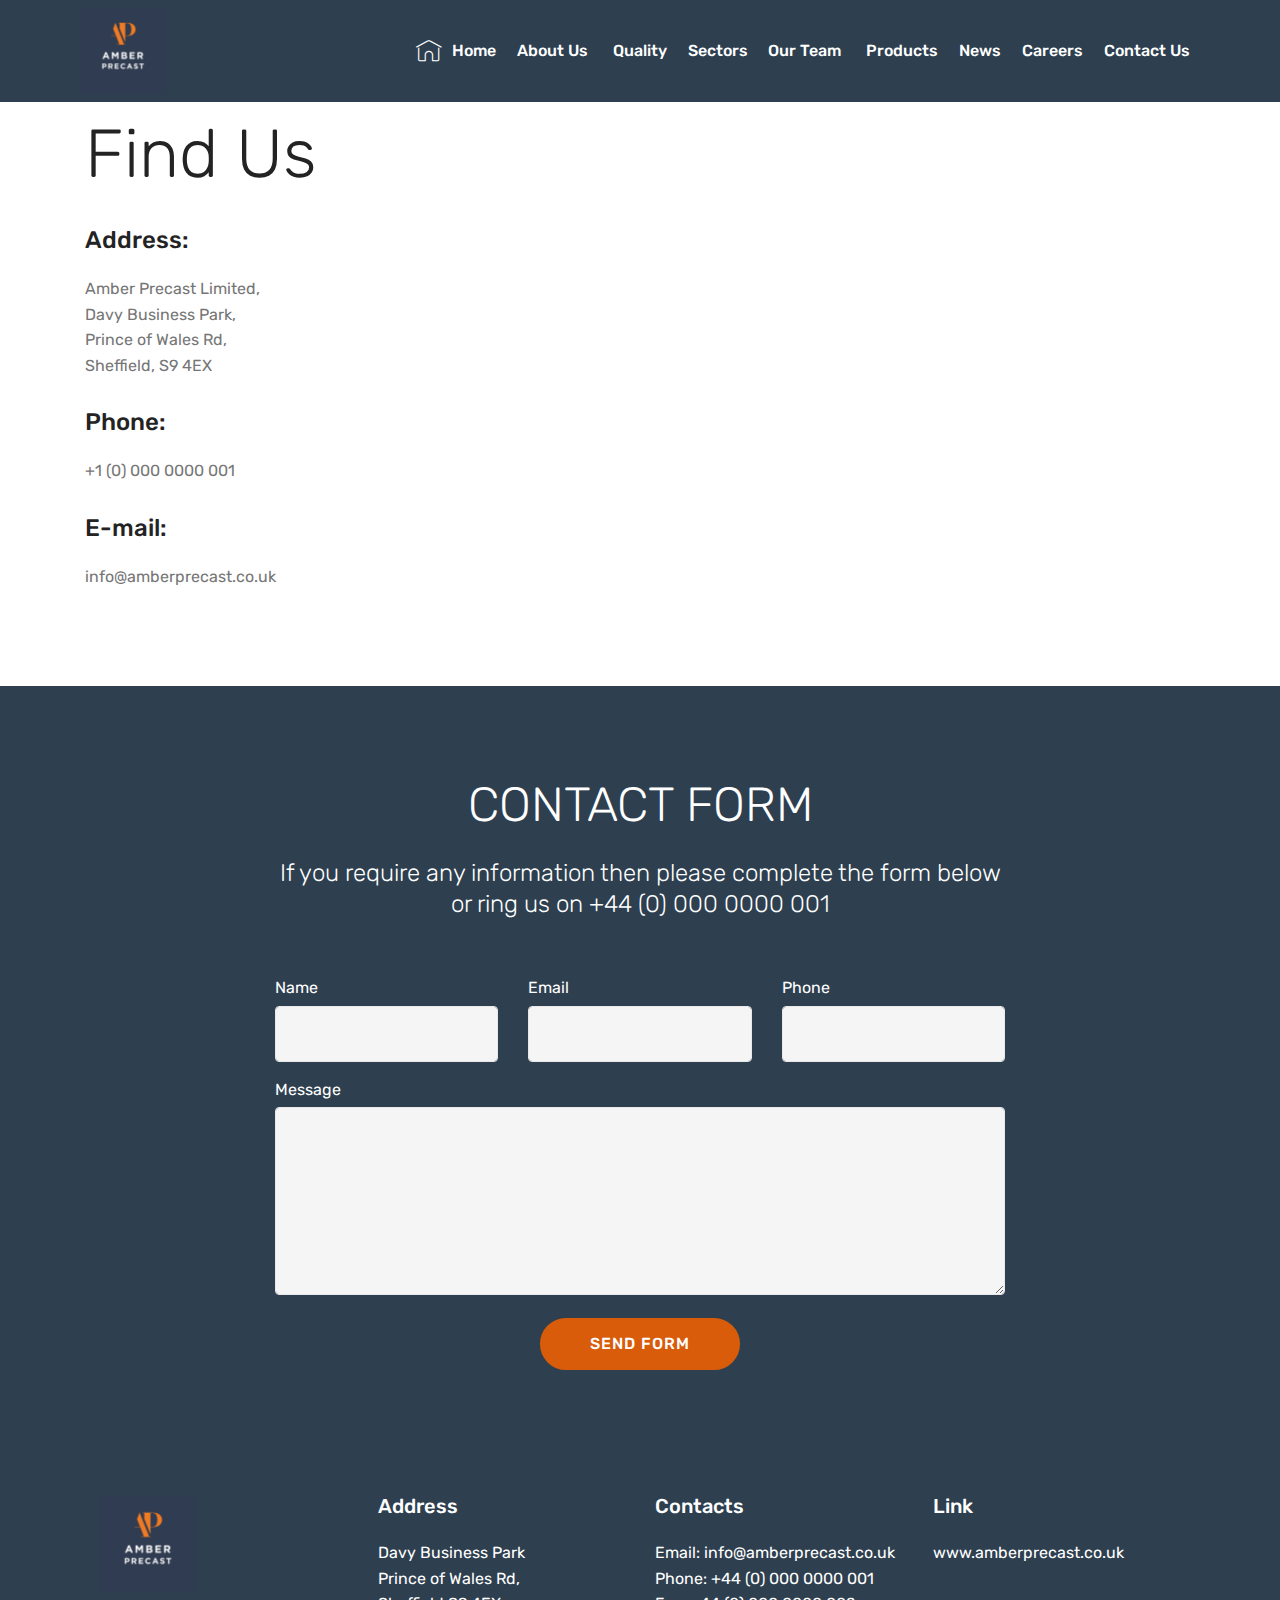
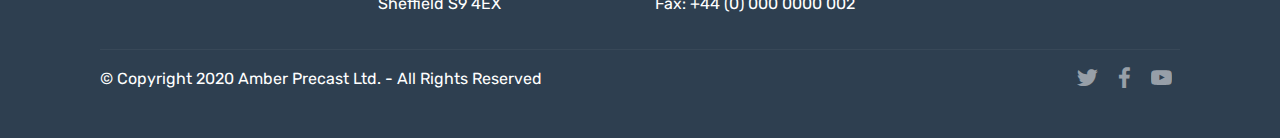
<file: page6.html>
<!DOCTYPE html>
<html  >
<head>
  <!-- Site made with Mobirise Website Builder v4.11.6, https://mobirise.com -->
  <meta charset="UTF-8">
  <meta http-equiv="X-UA-Compatible" content="IE=edge">
  <meta name="generator" content="Mobirise v4.11.6, mobirise.com">
  <meta name="viewport" content="width=device-width, initial-scale=1, minimum-scale=1">
  <link rel="shortcut icon" href="assets/images/apl-logo-2-no-group-174x174.png" type="image/x-icon">
  <meta name="description" content="Website Creator Description">
  
  <title>Contact Us</title>
  <link rel="stylesheet" href="assets/web/assets/mobirise-icons/mobirise-icons.css">
  <link rel="stylesheet" href="assets/bootstrap/css/bootstrap.min.css">
  <link rel="stylesheet" href="assets/bootstrap/css/bootstrap-grid.min.css">
  <link rel="stylesheet" href="assets/bootstrap/css/bootstrap-reboot.min.css">
  <link rel="stylesheet" href="assets/socicon/css/styles.css">
  <link rel="stylesheet" href="assets/dropdown/css/style.css">
  <link rel="stylesheet" href="assets/tether/tether.min.css">
  <link rel="stylesheet" href="assets/theme/css/style.css">
  <link rel="preload" as="style" href="assets/mobirise/css/mbr-additional.css"><link rel="stylesheet" href="assets/mobirise/css/mbr-additional.css" type="text/css">
  
  
  
</head>
<body>
  <section class="menu cid-rN2hdDQarh" once="menu" id="menu1-q">

    

    <nav class="navbar navbar-expand beta-menu navbar-dropdown align-items-center navbar-toggleable-sm">
        <button class="navbar-toggler navbar-toggler-right" type="button" data-toggle="collapse" data-target="#navbarSupportedContent" aria-controls="navbarSupportedContent" aria-expanded="false" aria-label="Toggle navigation">
            <div class="hamburger">
                <span></span>
                <span></span>
                <span></span>
                <span></span>
            </div>
        </button>
        <div class="menu-logo">
            <div class="navbar-brand">
                <span class="navbar-logo">
                    
                         <img src="assets/images/apl-logo-2-no-group-174x174.png" alt="APL" title="Amber Precast" style="height: 5.4rem;">
                    
                </span>
                
            </div>
        </div>
        <div class="collapse navbar-collapse" id="navbarSupportedContent">
            <ul class="navbar-nav nav-dropdown nav-right" data-app-modern-menu="true"><li class="nav-item">
                    <a class="nav-link link text-white display-4" href="index.html">
                        <span class="mbri-home mbr-iconfont mbr-iconfont-btn"></span>Home</a>
                </li>
                <li class="nav-item">
                    <a class="nav-link link text-white display-4" href="page2.html">
                        About Us&nbsp;</a>
                </li><li class="nav-item"><a class="nav-link link text-white display-4" href="page5.html">Quality</a></li><li class="nav-item"><a class="nav-link link text-white display-4" href="page3.html">Sectors</a></li><li class="nav-item"><a class="nav-link link text-white display-4" href="page8.html" aria-expanded="false">Our Team&nbsp;</a></li><li class="nav-item"><a class="nav-link link text-white display-4" href="page4.html">Products</a></li><li class="nav-item"><a class="nav-link link text-white display-4" href="page7.html">News</a></li><li class="nav-item"><a class="nav-link link text-white display-4" href="page12.html">Careers</a></li><li class="nav-item"><a class="nav-link link text-white display-4" href="page6.html">Contact Us</a></li></ul>
            
        </div>
    </nav>
</section>

<section class="engine"><a href="https://mobirise.info/m">site design templates</a></section><section class="mbr-section contacts1 cid-rN641J34OO" id="contacts1-y">
    <!---->
    
    <!---->
    <!--Overlay-->
    
    <!--Container-->
    <div class="container">
        <div class="row">
            <!--Titles-->
            <div class="title col-12">
                <h2 class="align-left mbr-fonts-style display-1">Find Us</h2>
                
            </div>
            <!--Left-->
            <div class="col-12 col-md-6">
                <div class="left-block wrapper">
                    <div class="b b-adress">
                        <h5 class="align-left mbr-fonts-style m-0 display-5">
                            Address:
                        </h5>
                        <p class="mbr-text align-left mbr-fonts-style display-7">Amber Precast Limited,<br>Davy Business Park,&nbsp;<br>Prince of Wales Rd, 
<br>Sheffield, S9 4EX</p>
                    </div>
                    <div class="b b-phone">
                        <h5 class="align-left mbr-fonts-style m-0 display-5">
                            Phone:
                        </h5>
                        <p class="mbr-text align-left mbr-fonts-style display-7">
                            +1 (0) 000 0000 001
                        </p>
                    </div>
                    <div class="b b-mail">
                        <h5 class="align-left mbr-fonts-style m-0 display-5">
                            E-mail:
                        </h5>
                        <p class="mbr-text align-left mbr-fonts-style display-7">
                            info@amberprecast.co.uk
                        </p>
                    </div>
                </div>
            </div>
            <!--Right-->
            <div class="col-12 col-md-6">
                <div class="google-map"><iframe frameborder="0" style="border:0" src="https://www.google.com/maps/embed/v1/place?key=AIzaSyAEIpgj38KyLFELm2bK9Y7krBkz1K-cMq8&amp;q=place_id:ChIJwZsuduJ3eUgRI-l64HZ0kik" allowfullscreen=""></iframe></div>
            </div>
        </div>
    </div>
</section>

<section class="mbr-section form1 cid-rN665n7IF5" id="form1-10">

    

    
    <div class="container">
        <div class="row justify-content-center">
            <div class="title col-12 col-lg-8">
                <h2 class="mbr-section-title align-center pb-3 mbr-fonts-style display-2">
                    CONTACT FORM
                </h2>
                <h3 class="mbr-section-subtitle align-center mbr-light pb-3 mbr-fonts-style display-5">
                    If you require any information then please complete the form below or ring us on +44 (0) 000 0000 001</h3>
            </div>
        </div>
    </div>
    <div class="container">
        <div class="row justify-content-center">
            <div class="media-container-column col-lg-8" data-form-type="formoid">
                <!---Formbuilder Form--->
                <form action="https://mobirise.com/" method="POST" class="mbr-form form-with-styler" data-form-title="Mobirise Form"><input type="hidden" name="email" data-form-email="true" value="c7s88ki5frOL3oW/L1EccxGMzb4TmqNYOVr8IFs38wX5+53vtfq6F9qEtEBVSThkSWA3qTlvbDahBRhk/lRnzN4IjP5M7kVbq2/CuPJcPeZEd/KN+ASQYuf9HCuTOnRk">
                    <div class="row">
                        <div hidden="hidden" data-form-alert="" class="alert alert-success col-12">Thanks for making contact with us! We will respond shortly.</div>
                        <div hidden="hidden" data-form-alert-danger="" class="alert alert-danger col-12">
                        </div>
                    </div>
                    <div class="dragArea row">
                        <div class="col-md-4  form-group" data-for="name">
                            <label for="name-form1-10" class="form-control-label mbr-fonts-style display-7">Name</label>
                            <input type="text" name="name" data-form-field="Name" required="required" class="form-control display-7" id="name-form1-10">
                        </div>
                        <div class="col-md-4  form-group" data-for="email">
                            <label for="email-form1-10" class="form-control-label mbr-fonts-style display-7">Email</label>
                            <input type="email" name="email" data-form-field="Email" required="required" class="form-control display-7" id="email-form1-10">
                        </div>
                        <div data-for="phone" class="col-md-4  form-group">
                            <label for="phone-form1-10" class="form-control-label mbr-fonts-style display-7">Phone</label>
                            <input type="tel" name="phone" data-form-field="Phone" class="form-control display-7" id="phone-form1-10">
                        </div>
                        <div data-for="message" class="col-md-12 form-group">
                            <label for="message-form1-10" class="form-control-label mbr-fonts-style display-7">Message</label>
                            <textarea name="message" data-form-field="Message" class="form-control display-7" id="message-form1-10"></textarea>
                        </div>
                        <div class="col-md-12 input-group-btn align-center"><button type="submit" class="btn btn-primary btn-form display-4" href="mailto:info@amberprecast.co.uk">SEND FORM</button></div>
                    </div>
                </form><!---Formbuilder Form--->
            </div>
        </div>
    </div>
</section>

<section class="cid-rN656FZQwE" id="footer1-z">

    

    

    <div class="container">
        <div class="media-container-row content text-white">
            <div class="col-12 col-md-3">
                <div class="media-wrap">
                    <a href="page6.html">
                        <img src="assets/images/apl-logo-2-no-group-194x194.png" alt="Mobirise" title="">
                    </a>
                </div>
            </div>
            <div class="col-12 col-md-3 mbr-fonts-style display-7">
                <h5 class="pb-3">
                    Address
                </h5>
                <p class="mbr-text">Davy Business Park<br>Prince of Wales Rd, <br>Sheffield S9 4EX</p>
            </div>
            <div class="col-12 col-md-3 mbr-fonts-style display-7">
                <h5 class="pb-3">
                    Contacts
                </h5>
                <p class="mbr-text">
                    Email: info@amberprecast.co.uk&nbsp;<br>Phone: +44 (0) 000 0000 001
                    <br>Fax: +44 (0) 000 0000 002
                </p>
            </div>
            <div class="col-12 col-md-3 mbr-fonts-style display-7">
                <h5 class="pb-3">Link</h5>
                <p class="mbr-text">www.amberprecast.co.uk</p>
            </div>
        </div>
        <div class="footer-lower">
            <div class="media-container-row">
                <div class="col-sm-12">
                    <hr>
                </div>
            </div>
            <div class="media-container-row mbr-white">
                <div class="col-sm-6 copyright">
                    <p class="mbr-text mbr-fonts-style display-7">
                        © Copyright 2020 Amber Precast Ltd. - All Rights Reserved
                    </p>
                </div>
                <div class="col-md-6">
                    <div class="social-list align-right">
                        <div class="soc-item">
                            <a href="https://twitter.com/mobirise" target="_blank">
                                <span class="socicon-twitter socicon mbr-iconfont mbr-iconfont-social"></span>
                            </a>
                        </div>
                        <div class="soc-item">
                            <a href="https://www.facebook.com/pages/Mobirise/1616226671953247" target="_blank">
                                <span class="socicon-facebook socicon mbr-iconfont mbr-iconfont-social"></span>
                            </a>
                        </div>
                        <div class="soc-item">
                            <a href="https://www.youtube.com/c/mobirise" target="_blank">
                                <span class="socicon-youtube socicon mbr-iconfont mbr-iconfont-social"></span>
                            </a>
                        </div>
                        
                        
                        
                    </div>
                </div>
            </div>
        </div>
    </div>
</section>


  <script src="assets/web/assets/jquery/jquery.min.js"></script>
  <script src="assets/popper/popper.min.js"></script>
  <script src="assets/bootstrap/js/bootstrap.min.js"></script>
  <script src="assets/smoothscroll/smooth-scroll.js"></script>
  <script src="assets/dropdown/js/nav-dropdown.js"></script>
  <script src="assets/dropdown/js/navbar-dropdown.js"></script>
  <script src="assets/touchswipe/jquery.touch-swipe.min.js"></script>
  <script src="assets/tether/tether.min.js"></script>
  <script src="assets/theme/js/script.js"></script>
  <script src="assets/formoid/formoid.min.js"></script>
  
  
</body>
</html>
</file>
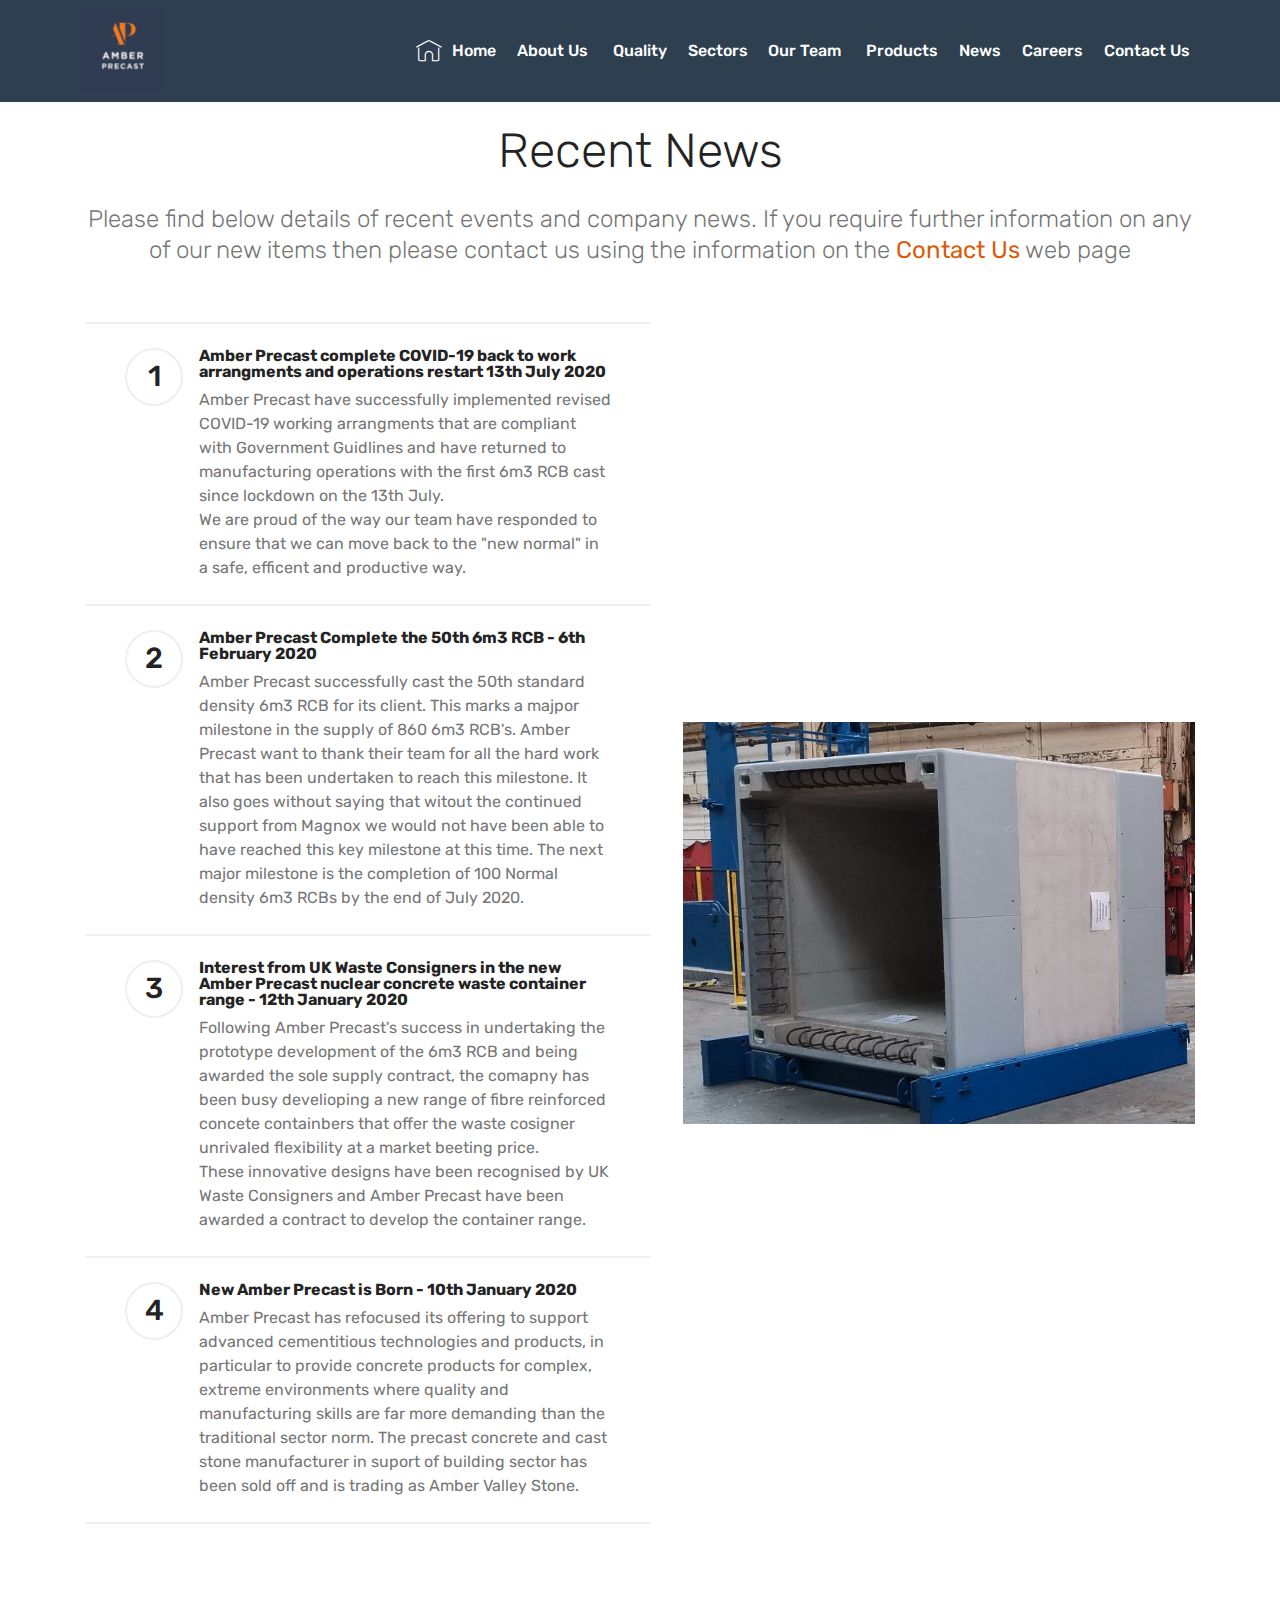
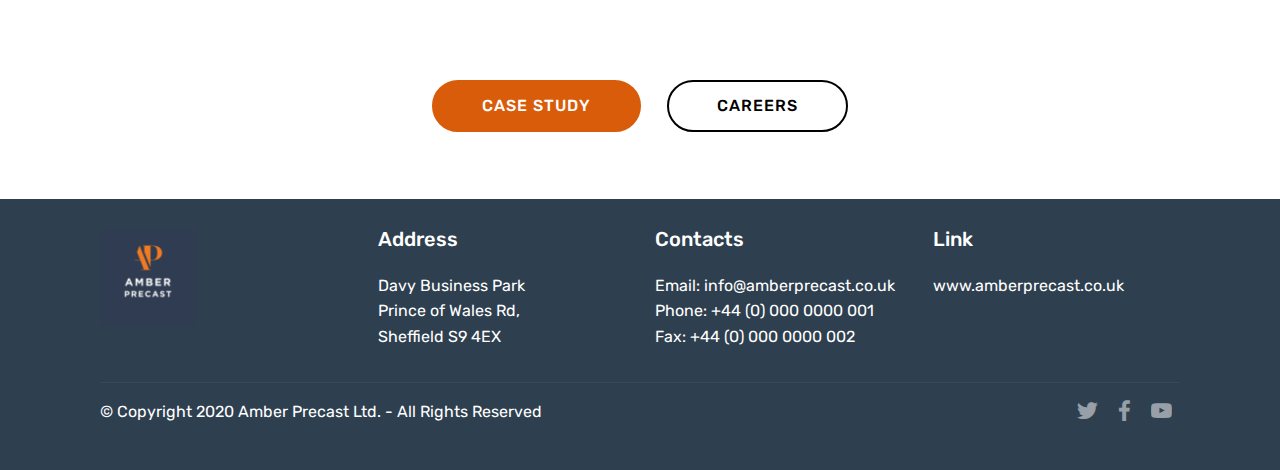
<file: page7.html>
<!DOCTYPE html>
<html  >
<head>
  <!-- Site made with Mobirise Website Builder v4.11.6, https://mobirise.com -->
  <meta charset="UTF-8">
  <meta http-equiv="X-UA-Compatible" content="IE=edge">
  <meta name="generator" content="Mobirise v4.11.6, mobirise.com">
  <meta name="viewport" content="width=device-width, initial-scale=1, minimum-scale=1">
  <link rel="shortcut icon" href="assets/images/apl-logo-2-no-group-174x174.png" type="image/x-icon">
  <meta name="description" content="Site Builder Description">
  
  <title>News</title>
  <link rel="stylesheet" href="assets/web/assets/mobirise-icons/mobirise-icons.css">
  <link rel="stylesheet" href="assets/bootstrap/css/bootstrap.min.css">
  <link rel="stylesheet" href="assets/bootstrap/css/bootstrap-grid.min.css">
  <link rel="stylesheet" href="assets/bootstrap/css/bootstrap-reboot.min.css">
  <link rel="stylesheet" href="assets/socicon/css/styles.css">
  <link rel="stylesheet" href="assets/tether/tether.min.css">
  <link rel="stylesheet" href="assets/dropdown/css/style.css">
  <link rel="stylesheet" href="assets/theme/css/style.css">
  <link rel="preload" as="style" href="assets/mobirise/css/mbr-additional.css"><link rel="stylesheet" href="assets/mobirise/css/mbr-additional.css" type="text/css">
  
  
  
</head>
<body>
  <section class="menu cid-rN2hbeGRKQ" once="menu" id="menu1-p">

    

    <nav class="navbar navbar-expand beta-menu navbar-dropdown align-items-center navbar-toggleable-sm">
        <button class="navbar-toggler navbar-toggler-right" type="button" data-toggle="collapse" data-target="#navbarSupportedContent" aria-controls="navbarSupportedContent" aria-expanded="false" aria-label="Toggle navigation">
            <div class="hamburger">
                <span></span>
                <span></span>
                <span></span>
                <span></span>
            </div>
        </button>
        <div class="menu-logo">
            <div class="navbar-brand">
                <span class="navbar-logo">
                    
                         <img src="assets/images/apl-logo-2-no-group-174x174.png" alt="APL" title="Amber Precast" style="height: 5.4rem;">
                    
                </span>
                
            </div>
        </div>
        <div class="collapse navbar-collapse" id="navbarSupportedContent">
            <ul class="navbar-nav nav-dropdown nav-right" data-app-modern-menu="true"><li class="nav-item">
                    <a class="nav-link link text-white display-4" href="index.html">
                        <span class="mbri-home mbr-iconfont mbr-iconfont-btn"></span>Home</a>
                </li>
                <li class="nav-item">
                    <a class="nav-link link text-white display-4" href="page2.html">
                        About Us&nbsp;</a>
                </li><li class="nav-item"><a class="nav-link link text-white display-4" href="page5.html">Quality</a></li><li class="nav-item"><a class="nav-link link text-white display-4" href="page3.html">Sectors</a></li><li class="nav-item"><a class="nav-link link text-white display-4" href="page8.html" aria-expanded="false">Our Team&nbsp;</a></li><li class="nav-item"><a class="nav-link link text-white display-4" href="page4.html">Products</a></li><li class="nav-item"><a class="nav-link link text-white display-4" href="page7.html">News</a></li><li class="nav-item"><a class="nav-link link text-white display-4" href="page12.html">Careers</a></li><li class="nav-item"><a class="nav-link link text-white display-4" href="page6.html">Contact Us</a></li></ul>
            
        </div>
    </nav>
</section>

<section class="engine"><a href="https://mobirise.info/v">html templates</a></section><section class="counters4 counters cid-rN68qDmSd2" id="counters4-11">

    

    

    <div class="container pt-4 mt-2">
        <h2 class="mbr-section-title pb-3 align-center mbr-fonts-style display-2">Recent News</h2>
        <h3 class="mbr-section-subtitle pb-5 align-center mbr-fonts-style display-5">
            Please find below details of recent events and company news. If you require further information on any of our new items then please contact us using the information on the <a href="page6.html">Contact Us</a> web page</h3>
        <div class="media-container-row">
            <div class="media-block m-auto" style="width: 49%;">
                <div class="mbr-figure">
                    <img src="assets/images/box-851x667.jpg" alt="" title="">
                </div>
            </div>
            <div class="cards-block">
                <div class="cards-container">
                    <div class="card px-3 align-left col-12">
                        <div class="panel-item p-4 d-flex align-items-start">
                            <div class="card-img pr-3">
                                <h3 class="img-text d-flex align-items-center justify-content-center">
                                    1
                                </h3>
                            </div>
                            <div class="card-text">
                                <h4 class="mbr-content-title mbr-bold mbr-fonts-style display-7">Amber Precast complete COVID-19 back to work arrangments and operations restart 13th July 2020</h4>
                                <p class="mbr-content-text mbr-fonts-style display-7">Amber Precast have successfully implemented revised COVID-19 working arrangments that are compliant with Government Guidlines and have returned to manufacturing operations with the first 6m3 RCB cast since lockdown on the 13th July. <br>We are proud of the way our team have responded to ensure that we can move back to the "new normal" in a safe, efficent and productive way.</p>
                            </div>
                        </div>
                    </div>
                    <div class="card px-3 align-left col-12">
                        <div class="panel-item p-4 d-flex align-items-start">
                            <div class="card-img pr-3">
                                <h3 class="img-text d-flex align-items-center justify-content-center">
                                    2
                                </h3>
                            </div>
                            <div class="card-text">
                                <h4 class="mbr-content-title mbr-bold mbr-fonts-style display-7">Amber Precast Complete the 50th 6m3 RCB - 6th February 2020</h4>
                                <p class="mbr-content-text mbr-fonts-style display-7">
                                    Amber Precast successfully cast the 50th standard density 6m3 RCB for its client. This marks a majpor milestone in the supply of 860 6m3 RCB's. Amber Precast want to thank their team for all the hard work that has been undertaken to reach this milestone. It also goes without saying that witout the continued support from Magnox we would not have been able to have reached this key milestone at this time. The next major milestone is the completion of 100 Normal density 6m3 RCBs by the end of July 2020.&nbsp;<br>
                                </p>
                            </div>
                        </div>
                    </div>
                    <div class="card px-3 align-left col-12">
                        <div class="panel-item p-4 d-flex align-items-start">
                            <div class="card-img pr-3">
                                <h3 class="img-text d-flex align-items-center justify-content-center">
                                    3
                                </h3>
                            </div>
                            <div class="card-text">
                                <h4 class="mbr-content-title mbr-bold mbr-fonts-style display-7">Interest from UK Waste Consigners in the new Amber Precast nuclear concrete waste container range - 12th January 2020</h4>
                                <p class="mbr-content-text mbr-fonts-style display-7">
                                        Following Amber Precast's success in undertaking the prototype development of the 6m3 RCB and being awarded the sole supply contract, the comapny has been busy develioping a new range of fibre reinforced concete containbers that offer the waste cosigner unrivaled flexibility at a market beeting price.<br>These innovative designs have been recognised by UK Waste Consigners and Amber Precast have been awarded a contract to develop the container range.</p>
                            </div>
                        </div>
                    </div>
                    <div class="card px-3 align-left col-12">
                        <div class="panel-item p-4 d-flex align-items-start">
                            <div class="card-img pr-3">
                                <h3 class="img-text d-flex align-items-center justify-content-center">
                                    4
                                </h3>
                            </div>
                            <div class="card-texts">
                                <h4 class="mbr-content-title mbr-bold mbr-fonts-style display-7">New Amber Precast is Born - 10th January 2020</h4>
                                <p class="mbr-content-text mbr-fonts-style display-7">
                                        Amber Precast has refocused its offering to support advanced cementitious technologies and products, in particular to provide concrete products for complex, extreme environments where quality and manufacturing skills are far more demanding than the traditional sector norm. The&nbsp;precast concrete and cast stone manufacturer in suport of building sector has been sold off and is trading as Amber Valley Stone.</p>
                            </div>
                        </div>
                    </div>
                </div>
            </div>
        </div>
    </div>
</section>

<section class="mbr-section content8 cid-rPKn5S3mTL" id="content8-29">

    

    <div class="container">
        <div class="media-container-row title">
            <div class="col-12 col-md-8">
                <div class="mbr-section-btn align-center"><a class="btn btn-primary display-4" href="page9.html">CASE STUDY</a> <a class="btn btn-black-outline display-4" href="page12.html">CAREERS</a></div>
            </div>
        </div>
    </div>
</section>

<section class="cid-rN6actISt6" id="footer1-12">

    

    

    <div class="container">
        <div class="media-container-row content text-white">
            <div class="col-12 col-md-3">
                <div class="media-wrap">
                    <a href="page6.html">
                        <img src="assets/images/apl-logo-2-no-group-194x194.png" alt="Mobirise" title="">
                    </a>
                </div>
            </div>
            <div class="col-12 col-md-3 mbr-fonts-style display-7">
                <h5 class="pb-3">
                    Address
                </h5>
                <p class="mbr-text">Davy Business Park<br>Prince of Wales Rd, <br>Sheffield S9 4EX</p>
            </div>
            <div class="col-12 col-md-3 mbr-fonts-style display-7">
                <h5 class="pb-3">
                    Contacts
                </h5>
                <p class="mbr-text">
                    Email: info@amberprecast.co.uk&nbsp;<br>Phone: +44 (0) 000 0000 001
                    <br>Fax: +44 (0) 000 0000 002
                </p>
            </div>
            <div class="col-12 col-md-3 mbr-fonts-style display-7">
                <h5 class="pb-3">Link</h5>
                <p class="mbr-text">www.amberprecast.co.uk</p>
            </div>
        </div>
        <div class="footer-lower">
            <div class="media-container-row">
                <div class="col-sm-12">
                    <hr>
                </div>
            </div>
            <div class="media-container-row mbr-white">
                <div class="col-sm-6 copyright">
                    <p class="mbr-text mbr-fonts-style display-7">
                        © Copyright 2020 Amber Precast Ltd. - All Rights Reserved
                    </p>
                </div>
                <div class="col-md-6">
                    <div class="social-list align-right">
                        <div class="soc-item">
                            <a href="https://twitter.com/mobirise" target="_blank">
                                <span class="socicon-twitter socicon mbr-iconfont mbr-iconfont-social"></span>
                            </a>
                        </div>
                        <div class="soc-item">
                            <a href="https://www.facebook.com/pages/Mobirise/1616226671953247" target="_blank">
                                <span class="socicon-facebook socicon mbr-iconfont mbr-iconfont-social"></span>
                            </a>
                        </div>
                        <div class="soc-item">
                            <a href="https://www.youtube.com/c/mobirise" target="_blank">
                                <span class="socicon-youtube socicon mbr-iconfont mbr-iconfont-social"></span>
                            </a>
                        </div>
                        
                        
                        
                    </div>
                </div>
            </div>
        </div>
    </div>
</section>


  <script src="assets/web/assets/jquery/jquery.min.js"></script>
  <script src="assets/popper/popper.min.js"></script>
  <script src="assets/bootstrap/js/bootstrap.min.js"></script>
  <script src="assets/tether/tether.min.js"></script>
  <script src="assets/dropdown/js/nav-dropdown.js"></script>
  <script src="assets/dropdown/js/navbar-dropdown.js"></script>
  <script src="assets/touchswipe/jquery.touch-swipe.min.js"></script>
  <script src="assets/viewportchecker/jquery.viewportchecker.js"></script>
  <script src="assets/smoothscroll/smooth-scroll.js"></script>
  <script src="assets/theme/js/script.js"></script>
  
  
</body>
</html>
</file>
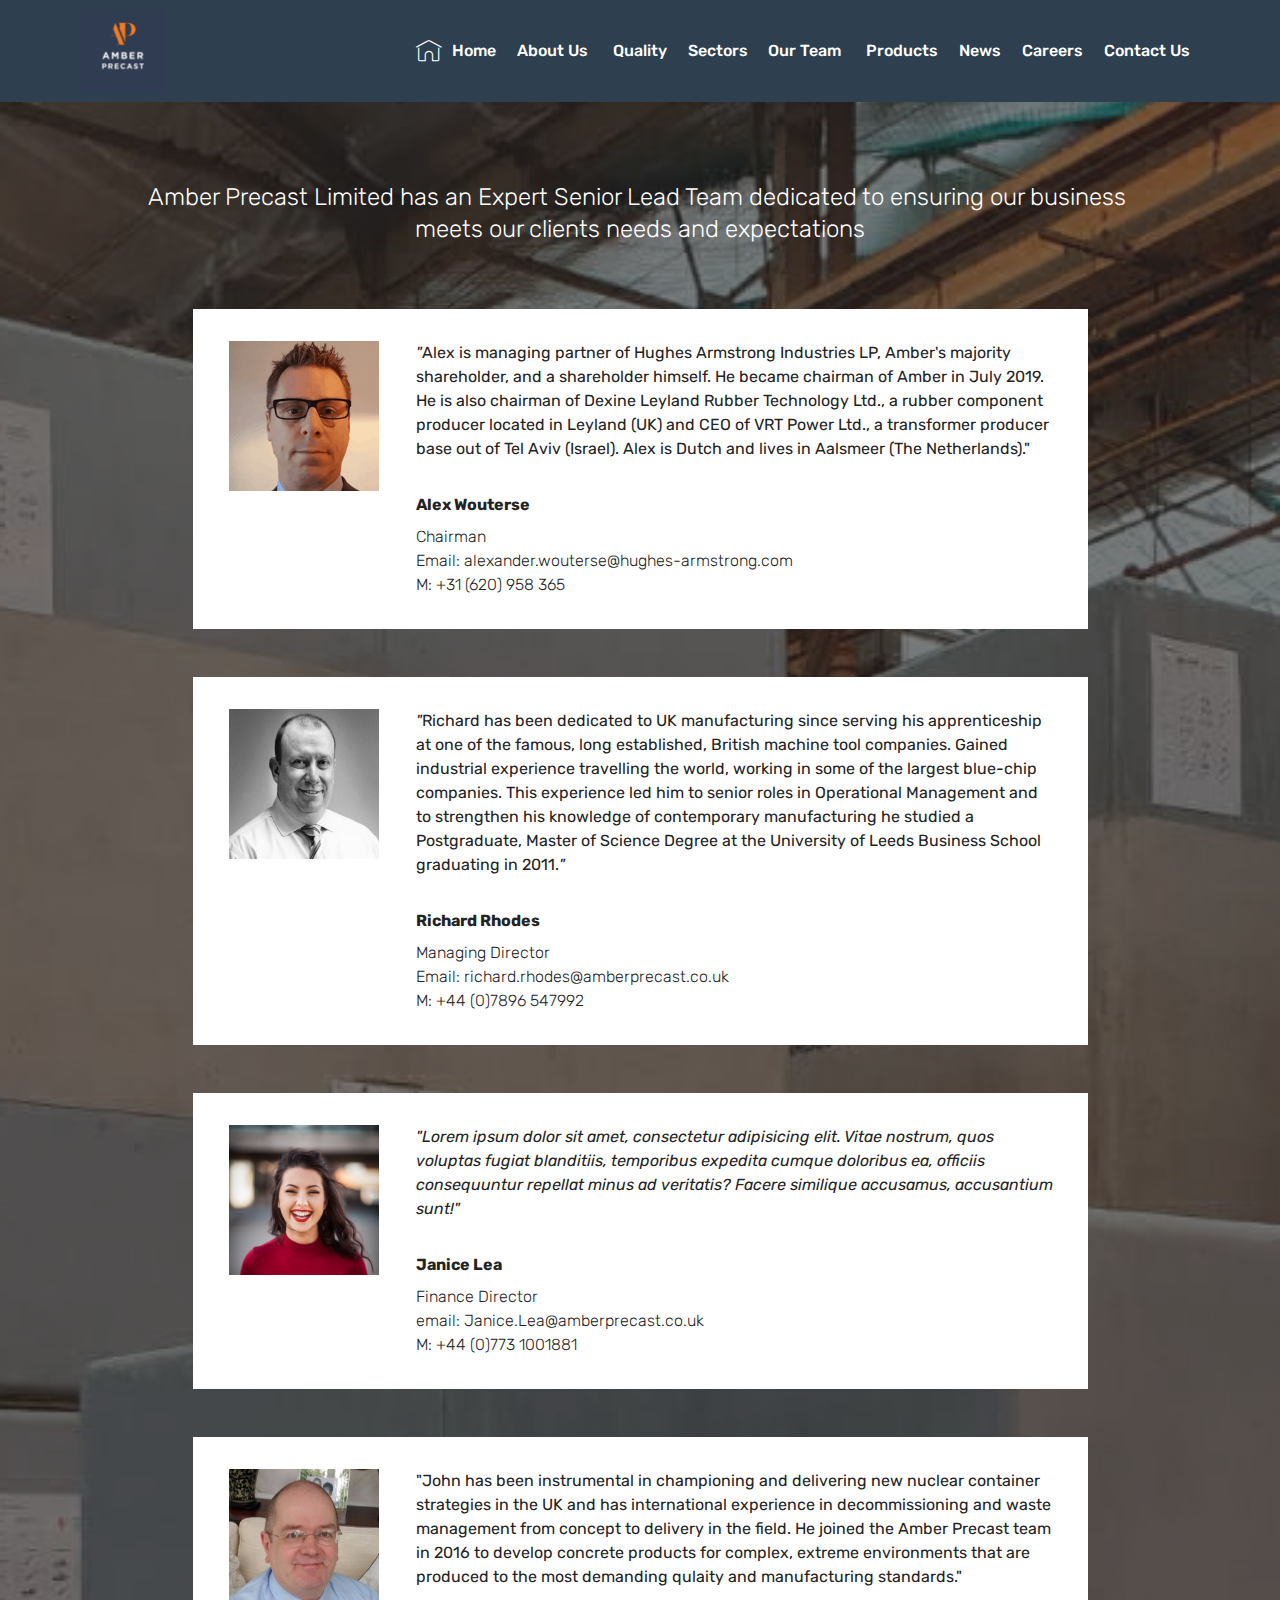
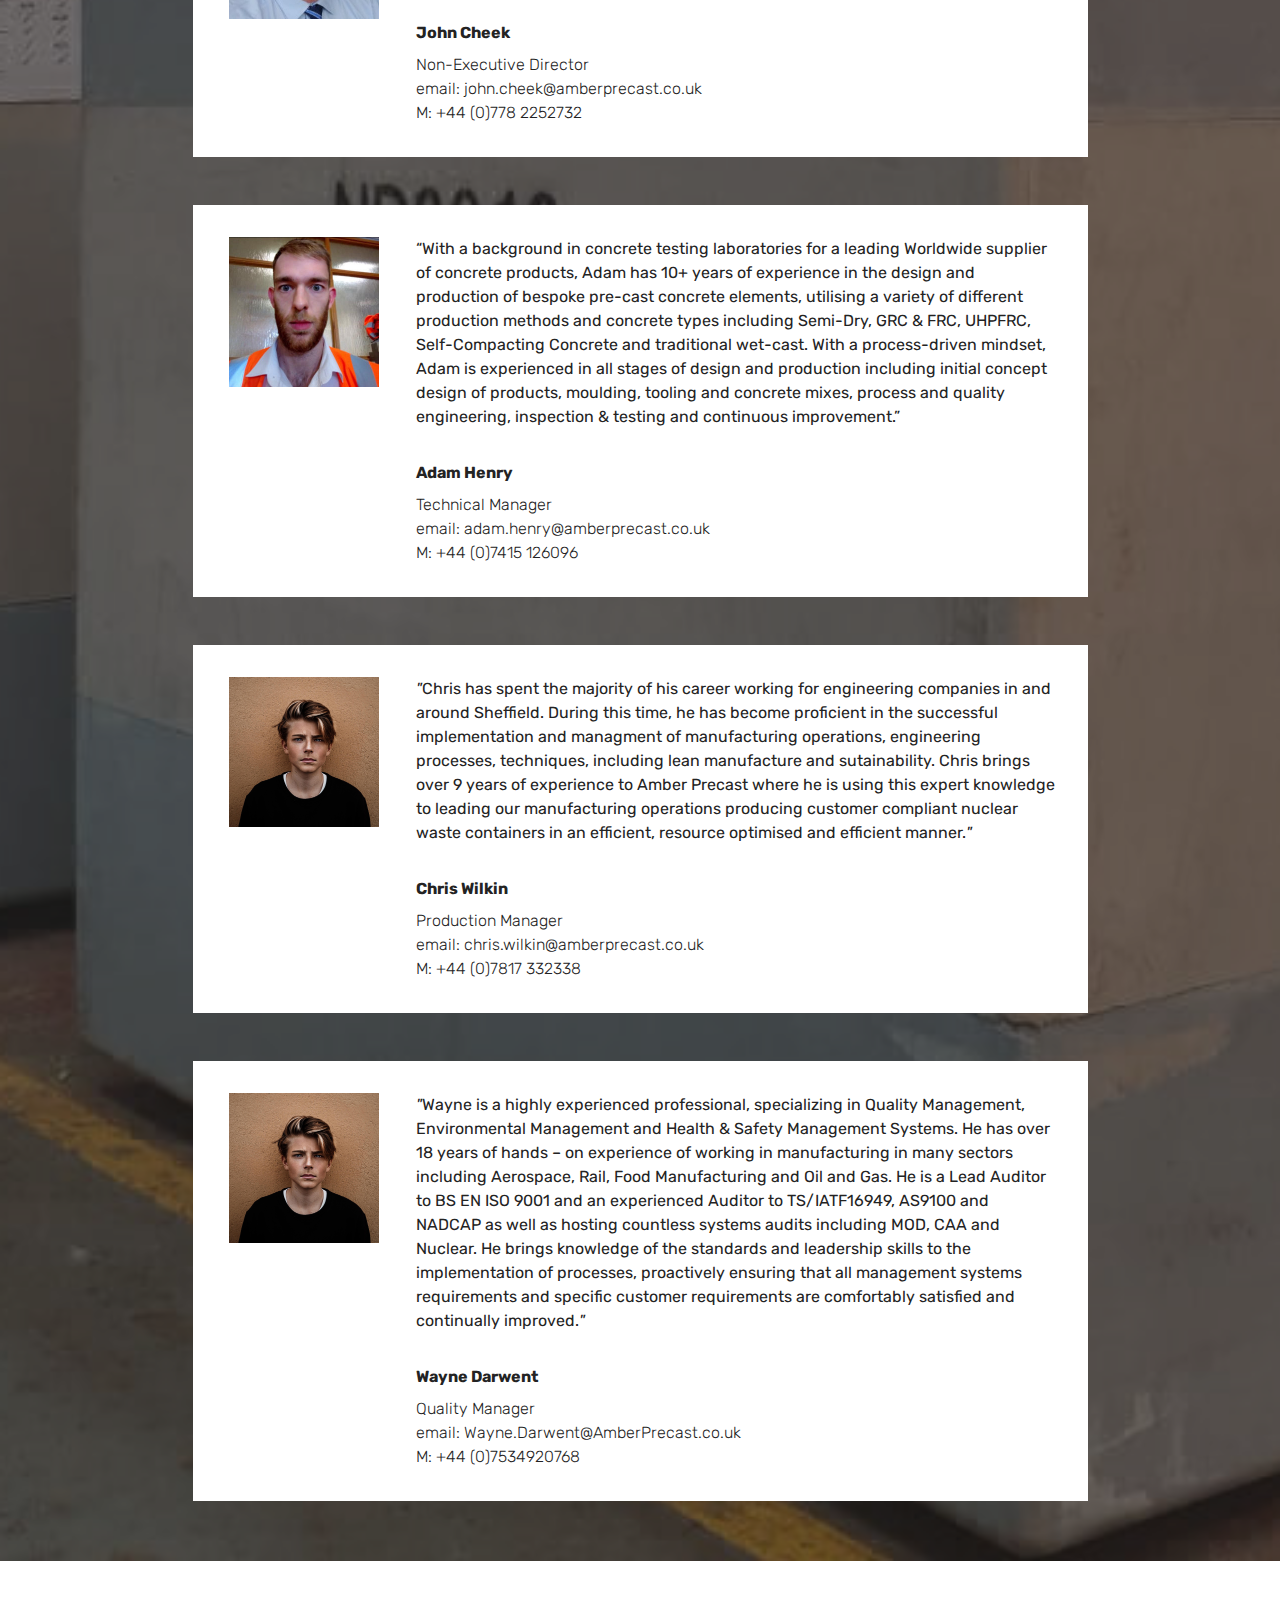
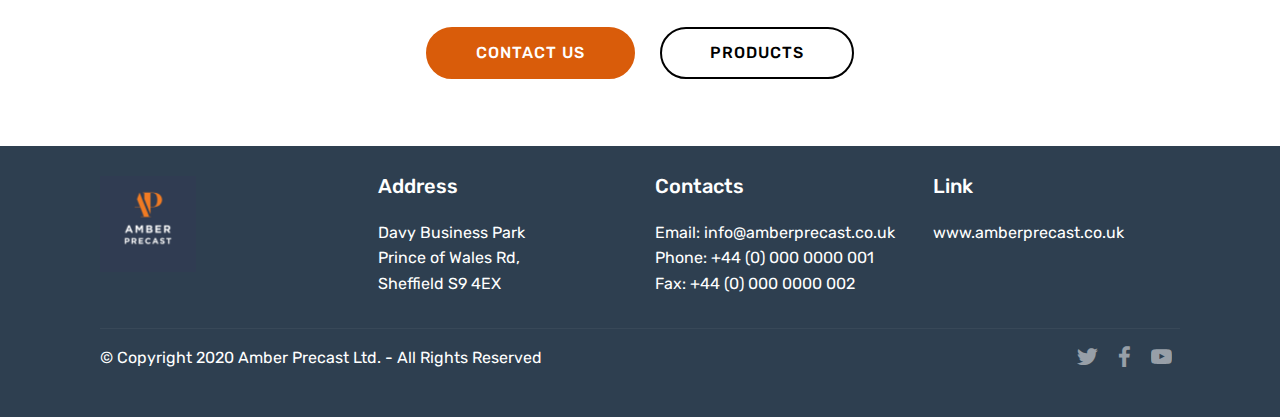
<file: page8.html>
<!DOCTYPE html>
<html  >
<head>
  <!-- Site made with Mobirise Website Builder v4.11.6, https://mobirise.com -->
  <meta charset="UTF-8">
  <meta http-equiv="X-UA-Compatible" content="IE=edge">
  <meta name="generator" content="Mobirise v4.11.6, mobirise.com">
  <meta name="viewport" content="width=device-width, initial-scale=1, minimum-scale=1">
  <link rel="shortcut icon" href="assets/images/apl-logo-2-no-group-174x174.png" type="image/x-icon">
  <meta name="description" content="Web Page Maker Description">
  
  <title>Our Team</title>
  <link rel="stylesheet" href="assets/web/assets/mobirise-icons/mobirise-icons.css">
  <link rel="stylesheet" href="assets/bootstrap/css/bootstrap.min.css">
  <link rel="stylesheet" href="assets/bootstrap/css/bootstrap-grid.min.css">
  <link rel="stylesheet" href="assets/bootstrap/css/bootstrap-reboot.min.css">
  <link rel="stylesheet" href="assets/tether/tether.min.css">
  <link rel="stylesheet" href="assets/dropdown/css/style.css">
  <link rel="stylesheet" href="assets/socicon/css/styles.css">
  <link rel="stylesheet" href="assets/theme/css/style.css">
  <link rel="preload" as="style" href="assets/mobirise/css/mbr-additional.css"><link rel="stylesheet" href="assets/mobirise/css/mbr-additional.css" type="text/css">
  
  
  
</head>
<body>
  <section class="menu cid-rN2gOoaAoY" once="menu" id="menu1-1b">

    

    <nav class="navbar navbar-expand beta-menu navbar-dropdown align-items-center navbar-toggleable-sm">
        <button class="navbar-toggler navbar-toggler-right" type="button" data-toggle="collapse" data-target="#navbarSupportedContent" aria-controls="navbarSupportedContent" aria-expanded="false" aria-label="Toggle navigation">
            <div class="hamburger">
                <span></span>
                <span></span>
                <span></span>
                <span></span>
            </div>
        </button>
        <div class="menu-logo">
            <div class="navbar-brand">
                <span class="navbar-logo">
                    
                         <img src="assets/images/apl-logo-2-no-group-174x174.png" alt="APL" title="Amber Precast" style="height: 5.4rem;">
                    
                </span>
                
            </div>
        </div>
        <div class="collapse navbar-collapse" id="navbarSupportedContent">
            <ul class="navbar-nav nav-dropdown nav-right" data-app-modern-menu="true"><li class="nav-item">
                    <a class="nav-link link text-white display-4" href="index.html">
                        <span class="mbri-home mbr-iconfont mbr-iconfont-btn"></span>Home</a>
                </li>
                <li class="nav-item">
                    <a class="nav-link link text-white display-4" href="page2.html">
                        About Us&nbsp;</a>
                </li><li class="nav-item"><a class="nav-link link text-white display-4" href="page5.html">Quality</a></li><li class="nav-item"><a class="nav-link link text-white display-4" href="page3.html">Sectors</a></li><li class="nav-item"><a class="nav-link link text-white display-4" href="page8.html" aria-expanded="false">Our Team&nbsp;</a></li><li class="nav-item"><a class="nav-link link text-white display-4" href="page4.html">Products</a></li><li class="nav-item"><a class="nav-link link text-white display-4" href="page7.html">News</a></li><li class="nav-item"><a class="nav-link link text-white display-4" href="page12.html">Careers</a></li><li class="nav-item"><a class="nav-link link text-white display-4" href="page6.html">Contact Us</a></li></ul>
            
        </div>
    </nav>
</section>

<section class="engine"><a href="https://mobirise.info/a">online website builder</a></section><section class="testimonials4 cid-rNDvHJ6qrB" id="testimonials4-1c">

  

  <div class="mbr-overlay" style="opacity: 0.6; background-color: rgb(35, 35, 35);">
  </div>
  <div class="container">
    
    <h3 class="mbr-section-subtitle mbr-light pb-3 mbr-fonts-style mbr-white align-center display-5">
        <br><br>Amber Precast Limited has an Expert Senior Lead Team dedicated to ensuring our business&nbsp;<br>meets our clients needs and expectations</h3>
    <div class="col-md-10 testimonials-container"> 
      

      
    <div class="testimonials-item">
        <div class="user row">
          <div class="col-lg-3 col-md-4">
            <div class="user_image">
              <img src="assets/images/aw-picture-300x434.png" alt="" title="">
            </div>
          </div>
          <div class="testimonials-caption col-lg-9 col-md-8">
            <div class="user_text ">
              <p class="mbr-fonts-style  display-7">
                 <em>"</em>Alex is managing partner of Hughes Armstrong Industries LP, Amber's majority shareholder, and a shareholder himself. He became chairman of Amber in July 2019. He is also chairman of Dexine Leyland Rubber Technology Ltd., a rubber component producer located in Leyland (UK) and CEO of VRT Power Ltd., a transformer producer base out of Tel Aviv (Israel). Alex is Dutch and lives in Aalsmeer (The Netherlands)."</p>
            </div>
            <div class="user_name mbr-bold mbr-fonts-style align-left pt-3 display-7">Alex Wouterse</div>
            <div class="user_desk mbr-light mbr-fonts-style align-left pt-2 display-7">
                 Chairman<br>Email: alexander.wouterse@hughes-armstrong.com<br>M: +31 (620) 958 365&nbsp;</div>
          </div>
        </div>
      </div><div class="testimonials-item">
        <div class="user row">
          <div class="col-lg-3 col-md-4">
            <div class="user_image">
              <img src="assets/images/richard-rhodes-300x271.jpg" alt="" title="">
            </div>
          </div>
          <div class="testimonials-caption col-lg-9 col-md-8">
            <div class="user_text">
              <p class="mbr-fonts-style  display-7">
                 <em>"</em>Richard has been dedicated to UK manufacturing since serving his apprenticeship at one of the famous, long established, British machine tool companies. Gained industrial experience travelling the world, working in some of the largest blue-chip companies. This experience led him to senior roles in Operational Management and to strengthen his knowledge of contemporary manufacturing he studied a Postgraduate, Master of Science Degree at the University of Leeds Business School graduating in 2011.<em>"</em>
              </p>
            </div>
            <div class="user_name mbr-bold mbr-fonts-style align-left pt-3 display-7">
                 Richard Rhodes</div>
            <div class="user_desk mbr-light mbr-fonts-style align-left pt-2 display-7">
                 Managing Director<br>Email: richard.rhodes@amberprecast.co.uk<br>M: +44 (0)7896 547992</div>
          </div>
        </div>
      </div><div class="testimonials-item">
        <div class="user row">
          <div class="col-lg-3 col-md-4">
            <div class="user_image">
              <img src="assets/images/face2.jpg" alt="" title="">
            </div>
          </div>
          <div class="testimonials-caption col-lg-9 col-md-8">
            <div class="user_text">
              <p class="mbr-fonts-style  display-7">
                 <em>"Lorem ipsum dolor sit amet, consectetur adipisicing elit. Vitae nostrum, quos voluptas fugiat blanditiis, temporibus expedita cumque doloribus ea, officiis consequuntur repellat minus ad veritatis? Facere similique accusamus, accusantium sunt!"</em>
              </p>
            </div>
            <div class="user_name mbr-bold mbr-fonts-style align-left pt-3 display-7">
                 Janice Lea</div>
            <div class="user_desk mbr-light mbr-fonts-style align-left pt-2 display-7">
                 Finance Director<br>email: Janice.Lea@amberprecast.co.uk<br>M: +44 (0)773 1001881</div>
          </div>
        </div>
      </div><div class="testimonials-item">
        <div class="user row">
          <div class="col-lg-3 col-md-4">
            <div class="user_image">
              <img src="assets/images/john-cheek-picture-300x407.jpeg" alt="" title="">
            </div>
          </div>
          <div class="testimonials-caption col-lg-9 col-md-8">
            <div class="user_text">
              <p class="mbr-fonts-style  display-7">"John has been instrumental in championing and delivering new nuclear container strategies in the UK and has international experience in decommissioning and waste management from concept to delivery in the field. He joined the Amber Precast team in 2016 to develop concrete products for complex, extreme environments that are produced to the most demanding qulaity and manufacturing standards."</p>
            </div>
            <div class="user_name mbr-bold mbr-fonts-style align-left pt-3 display-7">
                 John Cheek</div>
            <div class="user_desk mbr-light mbr-fonts-style align-left pt-2 display-7">
                 Non-Executive Director<br>email: john.cheek@amberprecast.co.uk<br>M: +44 (0)778 2252732</div>
          </div>
        </div>
      </div><div class="testimonials-item">
        <div class="user row">
          <div class="col-lg-3 col-md-4">
            <div class="user_image">
              <img src="assets/images/adam-pic-300x308.jpg" alt="" title="">
            </div>
          </div>
          <div class="testimonials-caption col-lg-9 col-md-8">
            <div class="user_text">
              <p class="mbr-fonts-style  display-7">“With a background in concrete testing laboratories for a leading Worldwide supplier of concrete products, Adam has 10+ years of experience in the design and production of bespoke pre-cast concrete elements, utilising a variety of different production methods and concrete types including Semi-Dry, GRC &amp; FRC, UHPFRC, Self-Compacting Concrete and traditional wet-cast. With a process-driven mindset, Adam is experienced in all stages of design and production including initial concept design of products, moulding, tooling and concrete mixes, process and quality engineering, inspection &amp; testing and continuous improvement.”</p>
            </div>
            <div class="user_name mbr-bold mbr-fonts-style align-left pt-3 display-7">
                 Adam Henry</div>
            <div class="user_desk mbr-light mbr-fonts-style align-left pt-2 display-7">
                 Technical Manager<br>email: adam.henry@amberprecast.co.uk<br>M: +44 (0)7415 126096</div>
          </div>
        </div>
      </div><div class="testimonials-item">
        <div class="user row">
          <div class="col-lg-3 col-md-4">
            <div class="user_image">
              <img src="assets/images/face1.jpg" alt="" title="">
            </div>
          </div>
          <div class="testimonials-caption col-lg-9 col-md-8">
            <div class="user_text">
              <p class="mbr-fonts-style  display-7">
                 <em>"</em>Chris has spent the majority of his career working for engineering companies in and around Sheffield. During this time, he has become proficient in the successful implementation and managment of manufacturing operations, engineering processes, techniques, including lean manufacture and sutainability. Chris brings over 9 years of experience to Amber Precast where he is using this expert knowledge to leading our manufacturing operations producing customer compliant nuclear waste containers in an efficient, resource optimised and efficient manner.<em>"</em>
              </p>
            </div>
            <div class="user_name mbr-bold mbr-fonts-style align-left pt-3 display-7">Chris Wilkin</div>
            <div class="user_desk mbr-light mbr-fonts-style align-left pt-2 display-7">
                 Production Manager<br>email: chris.wilkin@amberprecast.co.uk<br>M: +44 (0)7817 332338</div>
          </div>
        </div>
      </div><div class="testimonials-item">
        <div class="user row">
          <div class="col-lg-3 col-md-4">
            <div class="user_image">
              <img src="assets/images/face1.jpg" alt="" title="">
            </div>
          </div>
          <div class="testimonials-caption col-lg-9 col-md-8">
            <div class="user_text">
              <p class="mbr-fonts-style  display-7">
                 <em>"</em>Wayne is a highly experienced professional, specializing in Quality Management, Environmental Management and Health &amp; Safety Management Systems. He has over 18 years of hands – on
experience of working in manufacturing in many sectors including Aerospace, Rail, Food
Manufacturing and Oil and Gas.&nbsp;He is a Lead Auditor to BS EN ISO 9001
and an experienced Auditor to TS/IATF16949, AS9100 and NADCAP as well as hosting countless systems audits including MOD, CAA and Nuclear. He brings knowledge of the standards and leadership
skills to the implementation of processes, proactively ensuring that all management systems
requirements and specific customer requirements are comfortably satisfied and continually
improved.<em>"</em>
              </p>
            </div>
            <div class="user_name mbr-bold mbr-fonts-style align-left pt-3 display-7">Wayne Darwent</div>
            <div class="user_desk mbr-light mbr-fonts-style align-left pt-2 display-7">Quality Manager<br>email: Wayne.Darwent@AmberPrecast.co.uk<br>M: +44 (0)7534920768</div>
          </div>
        </div>
      </div></div>
  </div>
</section>

<section class="mbr-section content8 cid-rPKmQ4tUcO" id="content8-28">

    

    <div class="container">
        <div class="media-container-row title">
            <div class="col-12 col-md-8">
                <div class="mbr-section-btn align-center"><a class="btn btn-primary display-4" href="page6.html">CONTACT US</a> <a class="btn btn-black-outline display-4" href="page4.html">PRODUCTS</a></div>
            </div>
        </div>
    </div>
</section>

<section class="cid-rNDwCbjQZS" id="footer1-1d">

    

    

    <div class="container">
        <div class="media-container-row content text-white">
            <div class="col-12 col-md-3">
                <div class="media-wrap">
                    <a href="page6.html">
                        <img src="assets/images/apl-logo-2-no-group-194x194.png" alt="Mobirise" title="">
                    </a>
                </div>
            </div>
            <div class="col-12 col-md-3 mbr-fonts-style display-7">
                <h5 class="pb-3">
                    Address
                </h5>
                <p class="mbr-text">Davy Business Park<br>Prince of Wales Rd, <br>Sheffield S9 4EX</p>
            </div>
            <div class="col-12 col-md-3 mbr-fonts-style display-7">
                <h5 class="pb-3">
                    Contacts
                </h5>
                <p class="mbr-text">
                    Email: info@amberprecast.co.uk&nbsp;<br>Phone: +44 (0) 000 0000 001
                    <br>Fax: +44 (0) 000 0000 002
                </p>
            </div>
            <div class="col-12 col-md-3 mbr-fonts-style display-7">
                <h5 class="pb-3">Link</h5>
                <p class="mbr-text">www.amberprecast.co.uk</p>
            </div>
        </div>
        <div class="footer-lower">
            <div class="media-container-row">
                <div class="col-sm-12">
                    <hr>
                </div>
            </div>
            <div class="media-container-row mbr-white">
                <div class="col-sm-6 copyright">
                    <p class="mbr-text mbr-fonts-style display-7">
                        © Copyright 2020 Amber Precast Ltd. - All Rights Reserved
                    </p>
                </div>
                <div class="col-md-6">
                    <div class="social-list align-right">
                        <div class="soc-item">
                            <a href="https://twitter.com/mobirise" target="_blank">
                                <span class="socicon-twitter socicon mbr-iconfont mbr-iconfont-social"></span>
                            </a>
                        </div>
                        <div class="soc-item">
                            <a href="https://www.facebook.com/pages/Mobirise/1616226671953247" target="_blank">
                                <span class="socicon-facebook socicon mbr-iconfont mbr-iconfont-social"></span>
                            </a>
                        </div>
                        <div class="soc-item">
                            <a href="https://www.youtube.com/c/mobirise" target="_blank">
                                <span class="socicon-youtube socicon mbr-iconfont mbr-iconfont-social"></span>
                            </a>
                        </div>
                        
                        
                        
                    </div>
                </div>
            </div>
        </div>
    </div>
</section>


  <script src="assets/web/assets/jquery/jquery.min.js"></script>
  <script src="assets/popper/popper.min.js"></script>
  <script src="assets/bootstrap/js/bootstrap.min.js"></script>
  <script src="assets/tether/tether.min.js"></script>
  <script src="assets/smoothscroll/smooth-scroll.js"></script>
  <script src="assets/dropdown/js/nav-dropdown.js"></script>
  <script src="assets/dropdown/js/navbar-dropdown.js"></script>
  <script src="assets/touchswipe/jquery.touch-swipe.min.js"></script>
  <script src="assets/theme/js/script.js"></script>
  
  
</body>
</html>
</file>
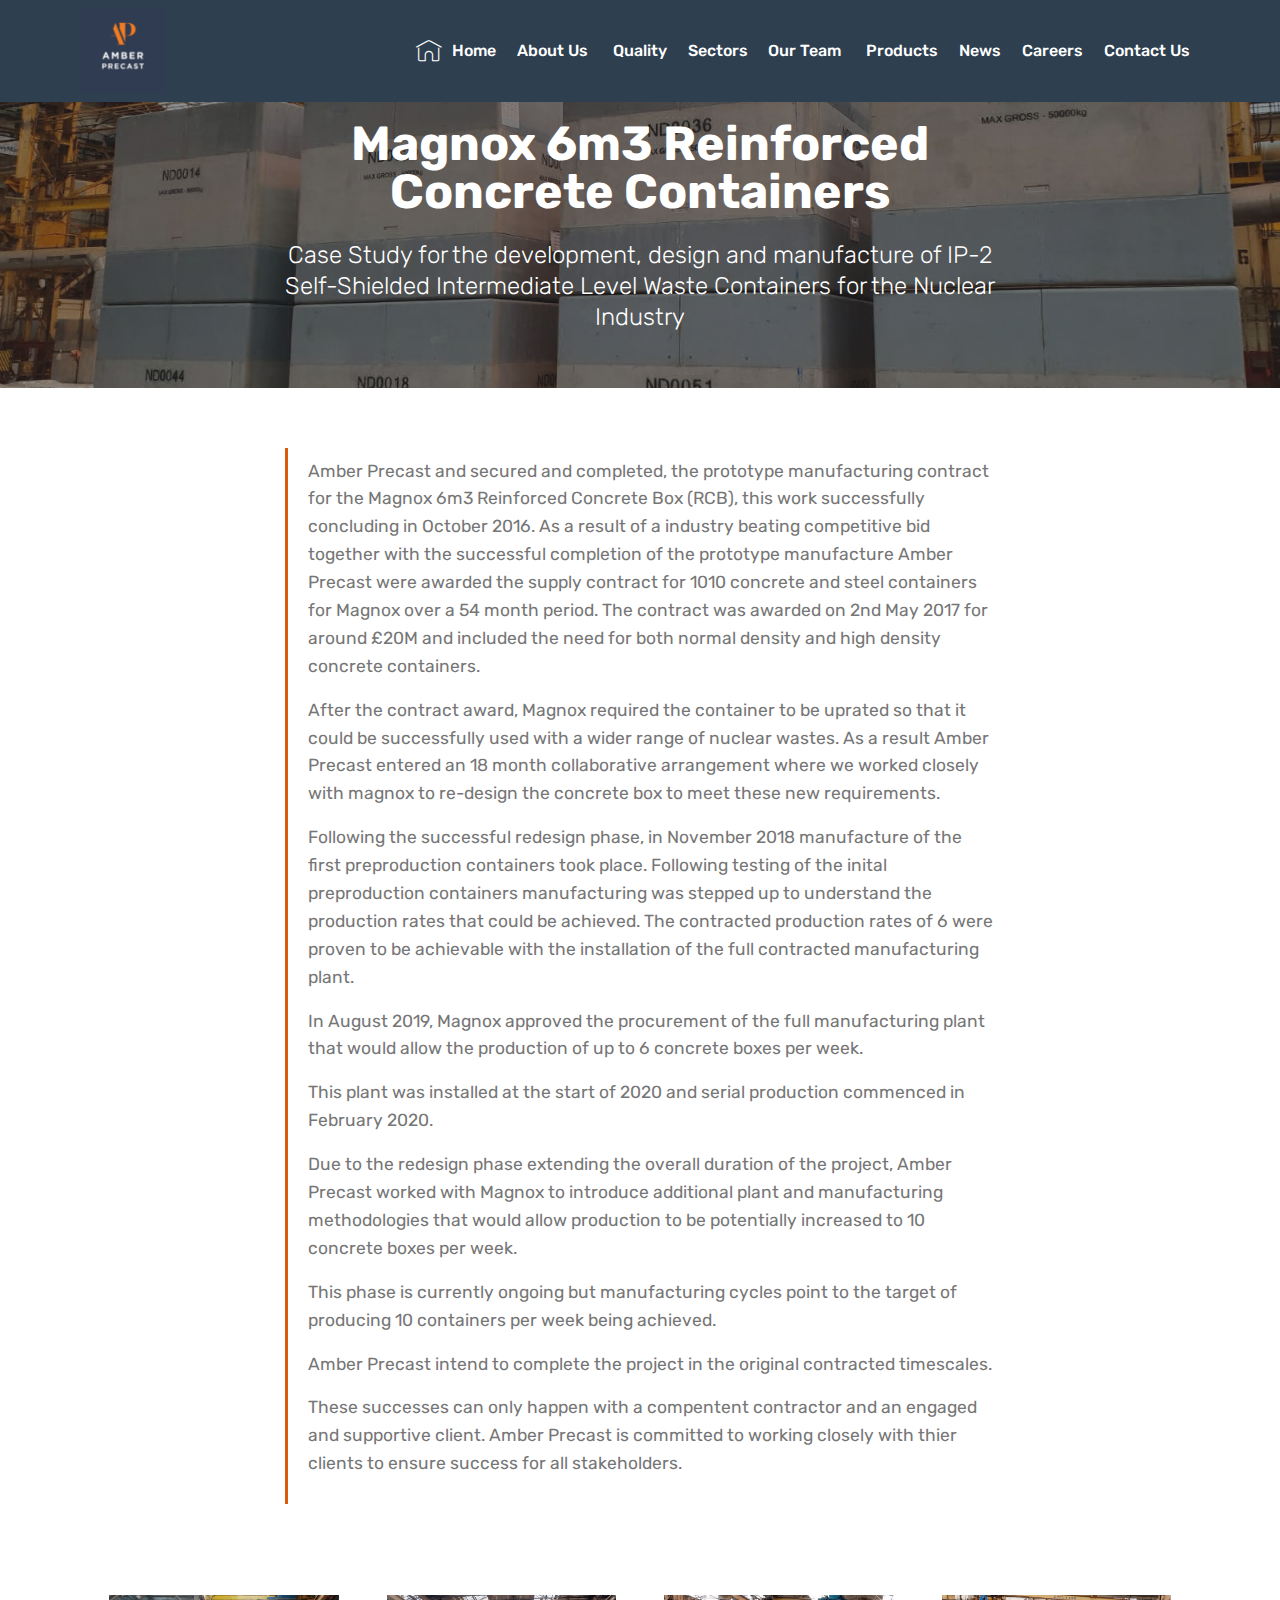
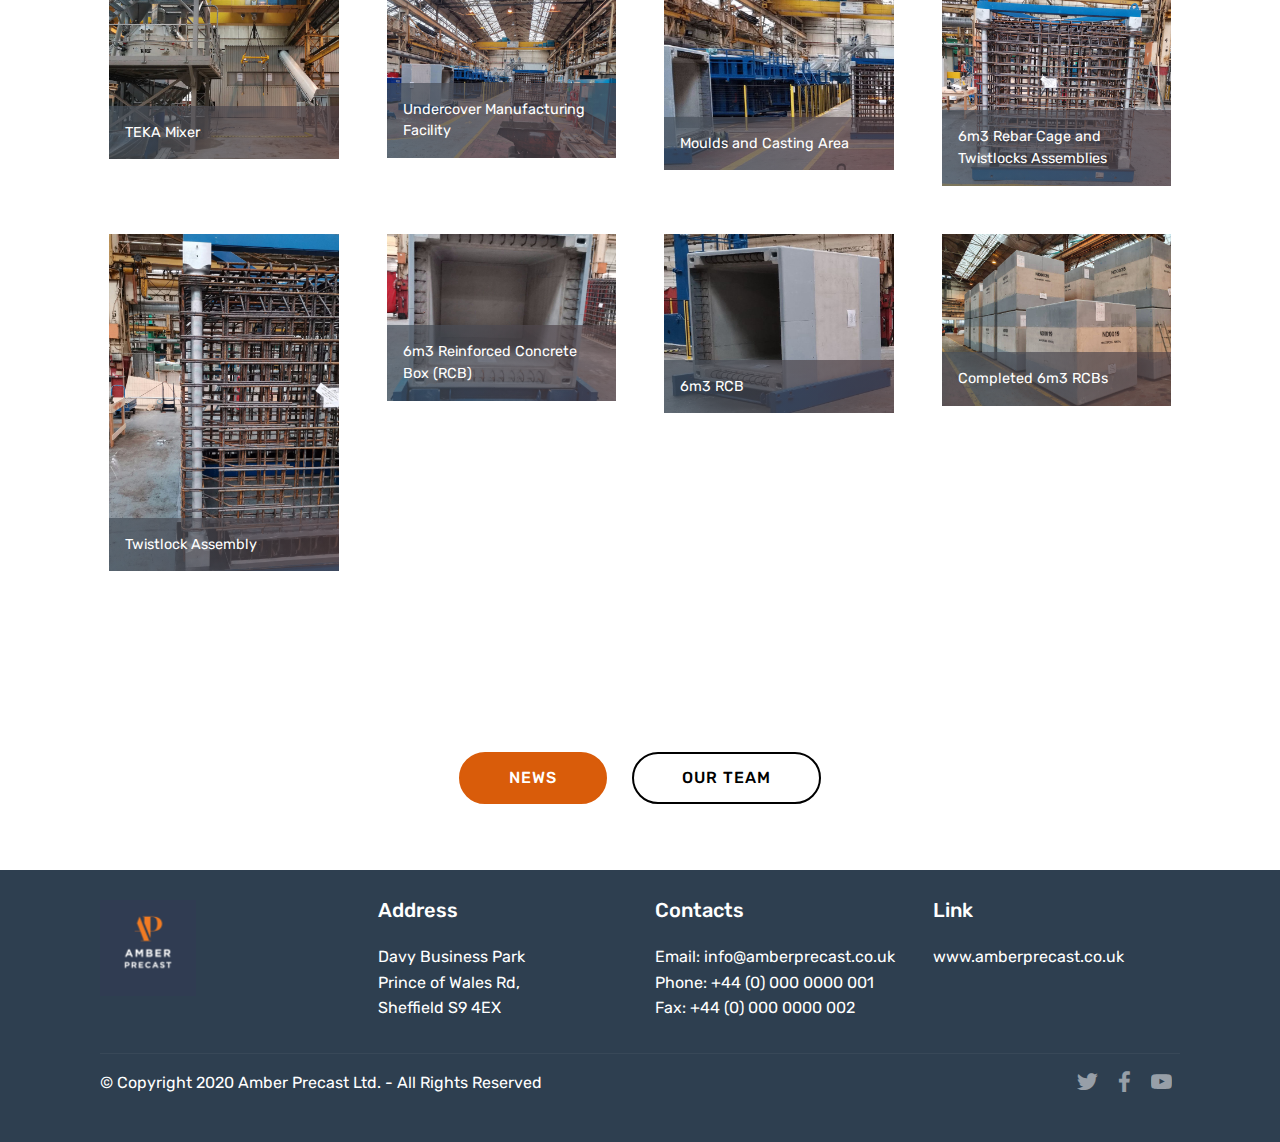
<file: page9.html>
<!DOCTYPE html>
<html  >
<head>
  <!-- Site made with Mobirise Website Builder v4.11.6, https://mobirise.com -->
  <meta charset="UTF-8">
  <meta http-equiv="X-UA-Compatible" content="IE=edge">
  <meta name="generator" content="Mobirise v4.11.6, mobirise.com">
  <meta name="viewport" content="width=device-width, initial-scale=1, minimum-scale=1">
  <link rel="shortcut icon" href="assets/images/apl-logo-2-no-group-174x174.png" type="image/x-icon">
  <meta name="description" content="Web Generator Description">
  
  <title>Case Study</title>
  <link rel="stylesheet" href="assets/web/assets/mobirise-icons/mobirise-icons.css">
  <link rel="stylesheet" href="assets/bootstrap/css/bootstrap.min.css">
  <link rel="stylesheet" href="assets/bootstrap/css/bootstrap-grid.min.css">
  <link rel="stylesheet" href="assets/bootstrap/css/bootstrap-reboot.min.css">
  <link rel="stylesheet" href="assets/socicon/css/styles.css">
  <link rel="stylesheet" href="assets/dropdown/css/style.css">
  <link rel="stylesheet" href="assets/tether/tether.min.css">
  <link rel="stylesheet" href="assets/theme/css/style.css">
  <link rel="stylesheet" href="assets/gallery/style.css">
  <link rel="preload" as="style" href="assets/mobirise/css/mbr-additional.css"><link rel="stylesheet" href="assets/mobirise/css/mbr-additional.css" type="text/css">
  
  
  
</head>
<body>
  <section class="menu cid-rN2h4ZeLfo" once="menu" id="menu1-1f">

    

    <nav class="navbar navbar-expand beta-menu navbar-dropdown align-items-center navbar-toggleable-sm">
        <button class="navbar-toggler navbar-toggler-right" type="button" data-toggle="collapse" data-target="#navbarSupportedContent" aria-controls="navbarSupportedContent" aria-expanded="false" aria-label="Toggle navigation">
            <div class="hamburger">
                <span></span>
                <span></span>
                <span></span>
                <span></span>
            </div>
        </button>
        <div class="menu-logo">
            <div class="navbar-brand">
                <span class="navbar-logo">
                    
                         <img src="assets/images/apl-logo-2-no-group-174x174.png" alt="APL" title="Amber Precast" style="height: 5.4rem;">
                    
                </span>
                
            </div>
        </div>
        <div class="collapse navbar-collapse" id="navbarSupportedContent">
            <ul class="navbar-nav nav-dropdown nav-right" data-app-modern-menu="true"><li class="nav-item">
                    <a class="nav-link link text-white display-4" href="index.html">
                        <span class="mbri-home mbr-iconfont mbr-iconfont-btn"></span>Home</a>
                </li>
                <li class="nav-item">
                    <a class="nav-link link text-white display-4" href="page2.html">
                        About Us&nbsp;</a>
                </li><li class="nav-item"><a class="nav-link link text-white display-4" href="page5.html">Quality</a></li><li class="nav-item"><a class="nav-link link text-white display-4" href="page3.html">Sectors</a></li><li class="nav-item"><a class="nav-link link text-white display-4" href="page8.html" aria-expanded="false">Our Team&nbsp;</a></li><li class="nav-item"><a class="nav-link link text-white display-4" href="page4.html">Products</a></li><li class="nav-item"><a class="nav-link link text-white display-4" href="page7.html">News</a></li><li class="nav-item"><a class="nav-link link text-white display-4" href="page12.html">Careers</a></li><li class="nav-item"><a class="nav-link link text-white display-4" href="page6.html">Contact Us</a></li></ul>
            
        </div>
    </nav>
</section>

<section class="engine"><a href="https://mobirise.info/b">how to create your own site</a></section><section class="mbr-section content5 cid-rNDF6KdwXh" id="content5-1h">

    

    <div class="mbr-overlay" style="opacity: 0.5; background-color: rgb(35, 35, 35);">
    </div>

    <div class="container">
        <div class="media-container-row">
            <div class="title col-12 col-md-8">
                <h2 class="align-center mbr-bold mbr-white pb-3 mbr-fonts-style display-2">
                    Magnox 6m3 Reinforced Concrete Containers</h2>
                <h3 class="mbr-section-subtitle align-center mbr-light mbr-white pb-3 mbr-fonts-style display-5">
                    Case Study for the development, design and manufacture of IP-2 Self-Shielded Intermediate Level Waste Containers for the Nuclear Industry</h3>
                
                
            </div>
        </div>
    </div>
</section>

<section class="mbr-section article content1 cid-rNDETQslgx" id="content2-1g">

     

    <div class="container">
        <div class="media-container-row">
            <div class="mbr-text col-12 col-md-8 mbr-fonts-style display-5">
                <blockquote><p><span style="font-style: normal;">Amber Precast and secured and completed, the prototype manufacturing contract for the Magnox 6m3 Reinforced Concrete Box (RCB), this work successfully concluding in October 2016. As a result of a industry beating competitive bid together with the successful completion of the  prototype manufacture Amber Precast were awarded the supply contract for 1010 concrete and steel containers for Magnox over a 54 month period. The contract was awarded on 2nd May 2017 for around £20M and included the need for both normal density and high density concrete containers. 
</span></p><p><span style="font-style: normal;">After the contract award, Magnox required the container to be uprated so that it could be successfully used with a wider range of nuclear wastes. As a result Amber Precast entered an 18 month collaborative arrangement where we worked closely with magnox to re-design the concrete box to meet these new requirements.
</span></p><p><span style="font-style: normal;">Following the successful redesign phase, in November 2018 manufacture of the first preproduction containers took place.  Following testing of the inital preproduction containers manufacturing was stepped up to understand the production rates that could be achieved. The contracted production rates of 6 were proven to be achievable with the installation of the full contracted manufacturing plant.
</span></p><p><span style="font-style: normal;">In August 2019, Magnox approved the procurement of the full manufacturing plant that would allow the production of up to 6 concrete boxes per week.
</span></p><p><span style="font-style: normal;">This plant was installed at the start of 2020 and serial production commenced in February 2020.
</span></p><p><span style="font-style: normal;">Due to the redesign phase extending the overall duration of the project, Amber Precast worked with Magnox to introduce additional plant and manufacturing methodologies that would allow production to be potentially increased to 10 concrete boxes per week. 
</span></p><p><span style="font-style: normal;">This phase is currently ongoing but manufacturing cycles point to the target of producing 10 containers per week being achieved.
</span></p><p><span style="font-style: normal;">Amber Precast intend to complete the project in the original contracted timescales.
</span></p><p><span style="font-style: normal;">These successes can only happen with a compentent contractor and an engaged and supportive client. Amber Precast is committed to working closely with thier clients to ensure success for all stakeholders.&nbsp;</span></p></blockquote>
            </div>
        </div>
    </div>
</section>

<section class="mbr-gallery mbr-slider-carousel cid-rNDUk2Stid" id="gallery4-1j">

    

    <div class="container">
        <div><!-- Gallery --><div class="gallery-row"><div class="mbr-gallery-layout-default"><div><div class="row-first row justify-content-center m-0"><div class="mbr-gallery-item col-lg-3 col-md-6 col-sm-12 p-4" data-video-url="false"><div href="#lb-gallery4-1j" data-slide-to="0" data-toggle="modal"><img src="assets/images/img-20181017-85142-2000x1500-800x573.jpeg" alt="" title=""><span class="icon-focus"></span><span class="mbr-gallery-title mbr-fonts-style display-7">TEKA Mixer&nbsp;</span></div></div><div class="mbr-gallery-item col-lg-3 col-md-6 col-sm-12 p-4" data-video-url="false"><div href="#lb-gallery4-1j" data-slide-to="1" data-toggle="modal"><img src="assets/images/img-20190814-113916-2000x1500-800x568.jpeg" alt="" title=""><span class="icon-focus"></span><span class="mbr-gallery-title mbr-fonts-style display-7">Undercover Manufacturing Facility</span></div></div><div class="mbr-gallery-item col-lg-3 col-md-6 col-sm-12 p-4" data-video-url="false"><div href="#lb-gallery4-1j" data-slide-to="2" data-toggle="modal"><img src="assets/images/img-20190814-114056-1920x1080-767x586.jpeg" alt="" title=""><span class="icon-focus"></span><span class="mbr-gallery-title mbr-fonts-style display-7">Moulds and Casting Area</span></div></div><div class="mbr-gallery-item col-lg-3 col-md-6 col-sm-12 p-4" data-video-url="false"><div href="#lb-gallery4-1j" data-slide-to="3" data-toggle="modal"><img src="assets/images/img-20190814-115009-2000x1500-800x664.jpeg" alt="" title=""><span class="icon-focus"></span><span class="mbr-gallery-title mbr-fonts-style display-7">6m3 Rebar Cage and Twistlocks Assemblies</span></div></div></div><div class="row-second row justify-content-center m-0"><div class="mbr-gallery-item col-lg-3 col-md-6 col-sm-12 p-4" data-video-url="false"><div href="#lb-gallery4-1j" data-slide-to="4" data-toggle="modal"><img src="assets/images/img-20190814-115018-2000x2667-800x1178.jpeg" alt="" title=""><span class="icon-focus"></span><span class="mbr-gallery-title mbr-fonts-style display-7">Twistlock Assembly</span></div></div><div class="mbr-gallery-item col-lg-3 col-md-6 col-sm-12 p-4" data-video-url="false"><div href="#lb-gallery4-1j" data-slide-to="5" data-toggle="modal"><img src="assets/images/img-20190814-114842-1920x1080-800x582.jpeg" alt="" title=""><span class="icon-focus"></span><span class="mbr-gallery-title mbr-fonts-style display-7">6m3 Reinforced Concrete Box (RCB)</span></div></div><div class="mbr-gallery-item col-lg-3 col-md-6 col-sm-12 p-4" data-video-url="false"><div href="#lb-gallery4-1j" data-slide-to="6" data-toggle="modal"><img src="assets/images/box-851x667-800x627-800x627.jpg" alt="" title=""><span class="icon-focus"></span><span class="mbr-gallery-title mbr-fonts-style display-7">6m3 RCB&nbsp;</span></div></div><div class="mbr-gallery-item col-lg-3 col-md-6 col-sm-12 p-4" data-video-url="false"><div href="#lb-gallery4-1j" data-slide-to="7" data-toggle="modal"><img src="assets/images/img-20200611-wa0001-1600x1200-800x600.jpg" alt="" title=""><span class="icon-focus"></span><span class="mbr-gallery-title mbr-fonts-style display-7">Completed 6m3 RCBs&nbsp;</span></div></div></div></div><div class="clearfix"></div></div></div><!-- Lightbox --><div data-app-prevent-settings="" class="mbr-slider modal fade carousel slide" tabindex="-1" data-keyboard="true" data-interval="false" id="lb-gallery4-1j"><div class="modal-dialog"><div class="modal-content"><div class="modal-body"><div class="carousel-inner"><div class="carousel-item"><img src="assets/images/img-20181017-85142-2000x1500.jpeg" alt="" title=""></div><div class="carousel-item"><img src="assets/images/img-20190814-113916-2000x1500.jpeg" alt="" title=""></div><div class="carousel-item"><img src="assets/images/img-20190814-114056-1920x1080.jpeg" alt="" title=""></div><div class="carousel-item"><img src="assets/images/img-20190814-115009-2000x1500.jpeg" alt="" title=""></div><div class="carousel-item"><img src="assets/images/img-20190814-115018-2000x2667.jpeg" alt="" title=""></div><div class="carousel-item"><img src="assets/images/img-20190814-114842-1920x1080.jpeg" alt="" title=""></div><div class="carousel-item active"><img src="assets/images/box-851x667-800x627.jpg" alt="" title=""></div><div class="carousel-item"><img src="assets/images/img-20200611-wa0001-1600x1200.jpg" alt="" title=""></div></div><a class="carousel-control carousel-control-prev" role="button" data-slide="prev" href="#lb-gallery4-1j"><span class="mbri-left mbr-iconfont" aria-hidden="true"></span><span class="sr-only">Previous</span></a><a class="carousel-control carousel-control-next" role="button" data-slide="next" href="#lb-gallery4-1j"><span class="mbri-right mbr-iconfont" aria-hidden="true"></span><span class="sr-only">Next</span></a><a class="close" href="#" role="button" data-dismiss="modal"><span class="sr-only">Close</span></a></div></div></div></div></div>
    </div>

</section>

<section class="mbr-section content8 cid-rPKms0oi7L" id="content8-27">

    

    <div class="container">
        <div class="media-container-row title">
            <div class="col-12 col-md-8">
                <div class="mbr-section-btn align-center"><a class="btn btn-primary display-4" href="page7.html">NEWS</a> <a class="btn btn-black-outline display-4" href="page8.html">OUR TEAM</a></div>
            </div>
        </div>
    </div>
</section>

<section class="cid-rNDFfr7pFP" id="footer1-1i">

    

    

    <div class="container">
        <div class="media-container-row content text-white">
            <div class="col-12 col-md-3">
                <div class="media-wrap">
                    <a href="page6.html">
                        <img src="assets/images/apl-logo-2-no-group-194x194.png" alt="Mobirise" title="">
                    </a>
                </div>
            </div>
            <div class="col-12 col-md-3 mbr-fonts-style display-7">
                <h5 class="pb-3">
                    Address
                </h5>
                <p class="mbr-text">Davy Business Park<br>Prince of Wales Rd, <br>Sheffield S9 4EX</p>
            </div>
            <div class="col-12 col-md-3 mbr-fonts-style display-7">
                <h5 class="pb-3">
                    Contacts
                </h5>
                <p class="mbr-text">
                    Email: info@amberprecast.co.uk&nbsp;<br>Phone: +44 (0) 000 0000 001
                    <br>Fax: +44 (0) 000 0000 002
                </p>
            </div>
            <div class="col-12 col-md-3 mbr-fonts-style display-7">
                <h5 class="pb-3">Link</h5>
                <p class="mbr-text">www.amberprecast.co.uk</p>
            </div>
        </div>
        <div class="footer-lower">
            <div class="media-container-row">
                <div class="col-sm-12">
                    <hr>
                </div>
            </div>
            <div class="media-container-row mbr-white">
                <div class="col-sm-6 copyright">
                    <p class="mbr-text mbr-fonts-style display-7">
                        © Copyright 2020 Amber Precast Ltd. - All Rights Reserved
                    </p>
                </div>
                <div class="col-md-6">
                    <div class="social-list align-right">
                        <div class="soc-item">
                            <a href="https://twitter.com/mobirise" target="_blank">
                                <span class="socicon-twitter socicon mbr-iconfont mbr-iconfont-social"></span>
                            </a>
                        </div>
                        <div class="soc-item">
                            <a href="https://www.facebook.com/pages/Mobirise/1616226671953247" target="_blank">
                                <span class="socicon-facebook socicon mbr-iconfont mbr-iconfont-social"></span>
                            </a>
                        </div>
                        <div class="soc-item">
                            <a href="https://www.youtube.com/c/mobirise" target="_blank">
                                <span class="socicon-youtube socicon mbr-iconfont mbr-iconfont-social"></span>
                            </a>
                        </div>
                        
                        
                        
                    </div>
                </div>
            </div>
        </div>
    </div>
</section>


  <script src="assets/web/assets/jquery/jquery.min.js"></script>
  <script src="assets/popper/popper.min.js"></script>
  <script src="assets/bootstrap/js/bootstrap.min.js"></script>
  <script src="assets/smoothscroll/smooth-scroll.js"></script>
  <script src="assets/dropdown/js/nav-dropdown.js"></script>
  <script src="assets/dropdown/js/navbar-dropdown.js"></script>
  <script src="assets/tether/tether.min.js"></script>
  <script src="assets/masonry/masonry.pkgd.min.js"></script>
  <script src="assets/imagesloaded/imagesloaded.pkgd.min.js"></script>
  <script src="assets/bootstrapcarouselswipe/bootstrap-carousel-swipe.js"></script>
  <script src="assets/vimeoplayer/jquery.mb.vimeo_player.js"></script>
  <script src="assets/touchswipe/jquery.touch-swipe.min.js"></script>
  <script src="assets/theme/js/script.js"></script>
  <script src="assets/gallery/player.min.js"></script>
  <script src="assets/gallery/script.js"></script>
  <script src="assets/slidervideo/script.js"></script>
  
  
</body>
</html>
</file>
<file: assets/web/assets/mobirise-icons/mobirise-icons.css>
@font-face {
  font-family: 'MobiriseIcons';
  src:  url('mobirise-icons.eot?spat4u');
  src:  url('mobirise-icons.eot?spat4u#iefix') format('embedded-opentype'),
    url('mobirise-icons.ttf?spat4u') format('truetype'),
    url('mobirise-icons.woff?spat4u') format('woff'),
    url('mobirise-icons.svg?spat4u#MobiriseIcons') format('svg');
  font-weight: normal;
  font-style: normal;
  font-display: swap;
}

[class^="mbri-"], [class*=" mbri-"] {
  /* use !important to prevent issues with browser extensions that change fonts */
  font-family: MobiriseIcons !important;
  speak: none;
  font-style: normal;
  font-weight: normal;
  font-variant: normal;
  text-transform: none;
  line-height: 1;

  /* Better Font Rendering =========== */
  -webkit-font-smoothing: antialiased;
  -moz-osx-font-smoothing: grayscale;
}

.mbri-add-submenu:before {
  content: "\e900";
}
.mbri-alert:before {
  content: "\e901";
}
.mbri-align-center:before {
  content: "\e902";
}
.mbri-align-justify:before {
  content: "\e903";
}
.mbri-align-left:before {
  content: "\e904";
}
.mbri-align-right:before {
  content: "\e905";
}
.mbri-android:before {
  content: "\e906";
}
.mbri-apple:before {
  content: "\e907";
}
.mbri-arrow-down:before {
  content: "\e908";
}
.mbri-arrow-next:before {
  content: "\e909";
}
.mbri-arrow-prev:before {
  content: "\e90a";
}
.mbri-arrow-up:before {
  content: "\e90b";
}
.mbri-bold:before {
  content: "\e90c";
}
.mbri-bookmark:before {
  content: "\e90d";
}
.mbri-bootstrap:before {
  content: "\e90e";
}
.mbri-briefcase:before {
  content: "\e90f";
}
.mbri-browse:before {
  content: "\e910";
}
.mbri-bulleted-list:before {
  content: "\e911";
}
.mbri-calendar:before {
  content: "\e912";
}
.mbri-camera:before {
  content: "\e913";
}
.mbri-cart-add:before {
  content: "\e914";
}
.mbri-cart-full:before {
  content: "\e915";
}
.mbri-cash:before {
  content: "\e916";
}
.mbri-change-style:before {
  content: "\e917";
}
.mbri-chat:before {
  content: "\e918";
}
.mbri-clock:before {
  content: "\e919";
}
.mbri-close:before {
  content: "\e91a";
}
.mbri-cloud:before {
  content: "\e91b";
}
.mbri-code:before {
  content: "\e91c";
}
.mbri-contact-form:before {
  content: "\e91d";
}
.mbri-credit-card:before {
  content: "\e91e";
}
.mbri-cursor-click:before {
  content: "\e91f";
}
.mbri-cust-feedback:before {
  content: "\e920";
}
.mbri-database:before {
  content: "\e921";
}
.mbri-delivery:before {
  content: "\e922";
}
.mbri-desktop:before {
  content: "\e923";
}
.mbri-devices:before {
  content: "\e924";
}
.mbri-down:before {
  content: "\e925";
}
.mbri-download:before {
  content: "\e989";
}
.mbri-drag-n-drop:before {
  content: "\e927";
}
.mbri-drag-n-drop2:before {
  content: "\e928";
}
.mbri-edit:before {
  content: "\e929";
}
.mbri-edit2:before {
  content: "\e92a";
}
.mbri-error:before {
  content: "\e92b";
}
.mbri-extension:before {
  content: "\e92c";
}
.mbri-features:before {
  content: "\e92d";
}
.mbri-file:before {
  content: "\e92e";
}
.mbri-flag:before {
  content: "\e92f";
}
.mbri-folder:before {
  content: "\e930";
}
.mbri-gift:before {
  content: "\e931";
}
.mbri-github:before {
  content: "\e932";
}
.mbri-globe:before {
  content: "\e933";
}
.mbri-globe-2:before {
  content: "\e934";
}
.mbri-growing-chart:before {
  content: "\e935";
}
.mbri-hearth:before {
  content: "\e936";
}
.mbri-help:before {
  content: "\e937";
}
.mbri-home:before {
  content: "\e938";
}
.mbri-hot-cup:before {
  content: "\e939";
}
.mbri-idea:before {
  content: "\e93a";
}
.mbri-image-gallery:before {
  content: "\e93b";
}
.mbri-image-slider:before {
  content: "\e93c";
}
.mbri-info:before {
  content: "\e93d";
}
.mbri-italic:before {
  content: "\e93e";
}
.mbri-key:before {
  content: "\e93f";
}
.mbri-laptop:before {
  content: "\e940";
}
.mbri-layers:before {
  content: "\e941";
}
.mbri-left-right:before {
  content: "\e942";
}
.mbri-left:before {
  content: "\e943";
}
.mbri-letter:before {
  content: "\e944";
}
.mbri-like:before {
  content: "\e945";
}
.mbri-link:before {
  content: "\e946";
}
.mbri-lock:before {
  content: "\e947";
}
.mbri-login:before {
  content: "\e948";
}
.mbri-logout:before {
  content: "\e949";
}
.mbri-magic-stick:before {
  content: "\e94a";
}
.mbri-map-pin:before {
  content: "\e94b";
}
.mbri-menu:before {
  content: "\e94c";
}
.mbri-mobile:before {
  content: "\e94d";
}
.mbri-mobile2:before {
  content: "\e94e";
}
.mbri-mobirise:before {
  content: "\e94f";
}
.mbri-more-horizontal:before {
  content: "\e950";
}
.mbri-more-vertical:before {
  content: "\e951";
}
.mbri-music:before {
  content: "\e952";
}
.mbri-new-file:before {
  content: "\e953";
}
.mbri-numbered-list:before {
  content: "\e954";
}
.mbri-opened-folder:before {
  content: "\e955";
}
.mbri-pages:before {
  content: "\e956";
}
.mbri-paper-plane:before {
  content: "\e957";
}
.mbri-paperclip:before {
  content: "\e958";
}
.mbri-photo:before {
  content: "\e959";
}
.mbri-photos:before {
  content: "\e95a";
}
.mbri-pin:before {
  content: "\e95b";
}
.mbri-play:before {
  content: "\e95c";
}
.mbri-plus:before {
  content: "\e95d";
}
.mbri-preview:before {
  content: "\e95e";
}
.mbri-print:before {
  content: "\e95f";
}
.mbri-protect:before {
  content: "\e960";
}
.mbri-question:before {
  content: "\e961";
}
.mbri-quote-left:before {
  content: "\e962";
}
.mbri-quote-right:before {
  content: "\e963";
}
.mbri-refresh:before {
  content: "\e964";
}
.mbri-responsive:before {
  content: "\e965";
}
.mbri-right:before {
  content: "\e966";
}
.mbri-rocket:before {
  content: "\e967";
}
.mbri-sad-face:before {
  content: "\e968";
}
.mbri-sale:before {
  content: "\e969";
}
.mbri-save:before {
  content: "\e96a";
}
.mbri-search:before {
  content: "\e96b";
}
.mbri-setting:before {
  content: "\e96c";
}
.mbri-setting2:before {
  content: "\e96d";
}
.mbri-setting3:before {
  content: "\e96e";
}
.mbri-share:before {
  content: "\e96f";
}
.mbri-shopping-bag:before {
  content: "\e970";
}
.mbri-shopping-basket:before {
  content: "\e971";
}
.mbri-shopping-cart:before {
  content: "\e972";
}
.mbri-sites:before {
  content: "\e973";
}
.mbri-smile-face:before {
  content: "\e974";
}
.mbri-speed:before {
  content: "\e975";
}
.mbri-star:before {
  content: "\e976";
}
.mbri-success:before {
  content: "\e977";
}
.mbri-sun:before {
  content: "\e978";
}
.mbri-sun2:before {
  content: "\e979";
}
.mbri-tablet:before {
  content: "\e97a";
}
.mbri-tablet-vertical:before {
  content: "\e97b";
}
.mbri-target:before {
  content: "\e97c";
}
.mbri-timer:before {
  content: "\e97d";
}
.mbri-to-ftp:before {
  content: "\e97e";
}
.mbri-to-local-drive:before {
  content: "\e97f";
}
.mbri-touch-swipe:before {
  content: "\e980";
}
.mbri-touch:before {
  content: "\e981";
}
.mbri-trash:before {
  content: "\e982";
}
.mbri-underline:before {
  content: "\e983";
}
.mbri-unlink:before {
  content: "\e984";
}
.mbri-unlock:before {
  content: "\e985";
}
.mbri-up-down:before {
  content: "\e986";
}
.mbri-up:before {
  content: "\e987";
}
.mbri-update:before {
  content: "\e988";
}
.mbri-upload:before {
 content: "\e926"; 
}
.mbri-user:before {
  content: "\e98a";
}
.mbri-user2:before {
  content: "\e98b";
}
.mbri-users:before {
  content: "\e98c";
}
.mbri-video:before {
  content: "\e98d";
}
.mbri-video-play:before {
  content: "\e98e";
}
.mbri-watch:before {
  content: "\e98f";
}
.mbri-website-theme:before {
  content: "\e990";
}
.mbri-wifi:before {
  content: "\e991";
}
.mbri-windows:before {
  content: "\e992";
}
.mbri-zoom-out:before {
  content: "\e993";
}
.mbri-redo:before {
  content: "\e994";
}
.mbri-undo:before {
  content: "\e995";
}
</file>
<file: assets/socicon/css/styles.css>
@charset "UTF-8";

@font-face {
  font-family: "socicon";
  src:url("../fonts/socicon.eot");
  src:url("../fonts/socicon.eot?#iefix") format("embedded-opentype"),
    url("../fonts/socicon.woff") format("woff"),
    url("../fonts/socicon.ttf") format("truetype"),
    url("../fonts/socicon.svg#socicon") format("svg");
  font-weight: normal;
  font-style: normal;
  font-display:swap;
}

[data-icon]:before {
  font-family: "socicon" !important;
  content: attr(data-icon);
  font-style: normal !important;
  font-weight: normal !important;
  font-variant: normal !important;
  text-transform: none !important;
  speak: none;
  line-height: 1;
  -webkit-font-smoothing: antialiased;
  -moz-osx-font-smoothing: grayscale;
}

[class^="socicon-"]:before,
[class*=" socicon-"]:before {
  font-family: "socicon" !important;
  font-style: normal !important;
  font-weight: normal !important;
  font-variant: normal !important;
  text-transform: none !important;
  speak: none;
  line-height: 1;
  -webkit-font-smoothing: antialiased;
  -moz-osx-font-smoothing: grayscale;
}

.socicon-modelmayhem:before {
  content: "\e000";
}
.socicon-mixcloud:before {
  content: "\e001";
}
.socicon-drupal:before {
  content: "\e002";
}
.socicon-swarm:before {
  content: "\e003";
}
.socicon-istock:before {
  content: "\e004";
}
.socicon-yammer:before {
  content: "\e005";
}
.socicon-ello:before {
  content: "\e006";
}
.socicon-stackoverflow:before {
  content: "\e007";
}
.socicon-persona:before {
  content: "\e008";
}
.socicon-triplej:before {
  content: "\e009";
}
.socicon-houzz:before {
  content: "\e00a";
}
.socicon-rss:before {
  content: "\e00b";
}
.socicon-paypal:before {
  content: "\e00c";
}
.socicon-odnoklassniki:before {
  content: "\e00d";
}
.socicon-airbnb:before {
  content: "\e00e";
}
.socicon-periscope:before {
  content: "\e00f";
}
.socicon-outlook:before {
  content: "\e010";
}
.socicon-coderwall:before {
  content: "\e011";
}
.socicon-tripadvisor:before {
  content: "\e012";
}
.socicon-appnet:before {
  content: "\e013";
}
.socicon-goodreads:before {
  content: "\e014";
}
.socicon-tripit:before {
  content: "\e015";
}
.socicon-lanyrd:before {
  content: "\e016";
}
.socicon-slideshare:before {
  content: "\e017";
}
.socicon-buffer:before {
  content: "\e018";
}
.socicon-disqus:before {
  content: "\e019";
}
.socicon-vkontakte:before {
  content: "\e01a";
}
.socicon-whatsapp:before {
  content: "\e01b";
}
.socicon-patreon:before {
  content: "\e01c";
}
.socicon-storehouse:before {
  content: "\e01d";
}
.socicon-pocket:before {
  content: "\e01e";
}
.socicon-mail:before {
  content: "\e01f";
}
.socicon-blogger:before {
  content: "\e020";
}
.socicon-technorati:before {
  content: "\e021";
}
.socicon-reddit:before {
  content: "\e022";
}
.socicon-dribbble:before {
  content: "\e023";
}
.socicon-stumbleupon:before {
  content: "\e024";
}
.socicon-digg:before {
  content: "\e025";
}
.socicon-envato:before {
  content: "\e026";
}
.socicon-behance:before {
  content: "\e027";
}
.socicon-delicious:before {
  content: "\e028";
}
.socicon-deviantart:before {
  content: "\e029";
}
.socicon-forrst:before {
  content: "\e02a";
}
.socicon-play:before {
  content: "\e02b";
}
.socicon-zerply:before {
  content: "\e02c";
}
.socicon-wikipedia:before {
  content: "\e02d";
}
.socicon-apple:before {
  content: "\e02e";
}
.socicon-flattr:before {
  content: "\e02f";
}
.socicon-github:before {
  content: "\e030";
}
.socicon-renren:before {
  content: "\e031";
}
.socicon-friendfeed:before {
  content: "\e032";
}
.socicon-newsvine:before {
  content: "\e033";
}
.socicon-identica:before {
  content: "\e034";
}
.socicon-bebo:before {
  content: "\e035";
}
.socicon-zynga:before {
  content: "\e036";
}
.socicon-steam:before {
  content: "\e037";
}
.socicon-xbox:before {
  content: "\e038";
}
.socicon-windows:before {
  content: "\e039";
}
.socicon-qq:before {
  content: "\e03a";
}
.socicon-douban:before {
  content: "\e03b";
}
.socicon-meetup:before {
  content: "\e03c";
}
.socicon-playstation:before {
  content: "\e03d";
}
.socicon-android:before {
  content: "\e03e";
}
.socicon-snapchat:before {
  content: "\e03f";
}
.socicon-twitter:before {
  content: "\e040";
}
.socicon-facebook:before {
  content: "\e041";
}
.socicon-googleplus:before {
  content: "\e042";
}
.socicon-pinterest:before {
  content: "\e043";
}
.socicon-foursquare:before {
  content: "\e044";
}
.socicon-yahoo:before {
  content: "\e045";
}
.socicon-skype:before {
  content: "\e046";
}
.socicon-yelp:before {
  content: "\e047";
}
.socicon-feedburner:before {
  content: "\e048";
}
.socicon-linkedin:before {
  content: "\e049";
}
.socicon-viadeo:before {
  content: "\e04a";
}
.socicon-xing:before {
  content: "\e04b";
}
.socicon-myspace:before {
  content: "\e04c";
}
.socicon-soundcloud:before {
  content: "\e04d";
}
.socicon-spotify:before {
  content: "\e04e";
}
.socicon-grooveshark:before {
  content: "\e04f";
}
.socicon-lastfm:before {
  content: "\e050";
}
.socicon-youtube:before {
  content: "\e051";
}
.socicon-vimeo:before {
  content: "\e052";
}
.socicon-dailymotion:before {
  content: "\e053";
}
.socicon-vine:before {
  content: "\e054";
}
.socicon-flickr:before {
  content: "\e055";
}
.socicon-500px:before {
  content: "\e056";
}
.socicon-wordpress:before {
  content: "\e058";
}
.socicon-tumblr:before {
  content: "\e059";
}
.socicon-twitch:before {
  content: "\e05a";
}
.socicon-8tracks:before {
  content: "\e05b";
}
.socicon-amazon:before {
  content: "\e05c";
}
.socicon-icq:before {
  content: "\e05d";
}
.socicon-smugmug:before {
  content: "\e05e";
}
.socicon-ravelry:before {
  content: "\e05f";
}
.socicon-weibo:before {
  content: "\e060";
}
.socicon-baidu:before {
  content: "\e061";
}
.socicon-angellist:before {
  content: "\e062";
}
.socicon-ebay:before {
  content: "\e063";
}
.socicon-imdb:before {
  content: "\e064";
}
.socicon-stayfriends:before {
  content: "\e065";
}
.socicon-residentadvisor:before {
  content: "\e066";
}
.socicon-google:before {
  content: "\e067";
}
.socicon-yandex:before {
  content: "\e068";
}
.socicon-sharethis:before {
  content: "\e069";
}
.socicon-bandcamp:before {
  content: "\e06a";
}
.socicon-itunes:before {
  content: "\e06b";
}
.socicon-deezer:before {
  content: "\e06c";
}
.socicon-telegram:before {
  content: "\e06e";
}
.socicon-openid:before {
  content: "\e06f";
}
.socicon-amplement:before {
  content: "\e070";
}
.socicon-viber:before {
  content: "\e071";
}
.socicon-zomato:before {
  content: "\e072";
}
.socicon-draugiem:before {
  content: "\e074";
}
.socicon-endomodo:before {
  content: "\e075";
}
.socicon-filmweb:before {
  content: "\e076";
}
.socicon-stackexchange:before {
  content: "\e077";
}
.socicon-wykop:before {
  content: "\e078";
}
.socicon-teamspeak:before {
  content: "\e079";
}
.socicon-teamviewer:before {
  content: "\e07a";
}
.socicon-ventrilo:before {
  content: "\e07b";
}
.socicon-younow:before {
  content: "\e07c";
}
.socicon-raidcall:before {
  content: "\e07d";
}
.socicon-mumble:before {
  content: "\e07e";
}
.socicon-medium:before {
  content: "\e06d";
}
.socicon-bebee:before {
  content: "\e07f";
}
.socicon-hitbox:before {
  content: "\e080";
}
.socicon-reverbnation:before {
  content: "\e081";
}
.socicon-formulr:before {
  content: "\e082";
}
.socicon-instagram:before {
  content: "\e057";
}
.socicon-battlenet:before {
  content: "\e083";
}
.socicon-chrome:before {
  content: "\e084";
}
.socicon-discord:before {
  content: "\e086";
}
.socicon-issuu:before {
  content: "\e087";
}
.socicon-macos:before {
  content: "\e088";
}
.socicon-firefox:before {
  content: "\e089";
}
.socicon-opera:before {
  content: "\e08d";
}
.socicon-keybase:before {
  content: "\e090";
}
.socicon-alliance:before {
  content: "\e091";
}
.socicon-livejournal:before {
  content: "\e092";
}
.socicon-googlephotos:before {
  content: "\e093";
}
.socicon-horde:before {
  content: "\e094";
}
.socicon-etsy:before {
  content: "\e095";
}
.socicon-zapier:before {
  content: "\e096";
}
.socicon-google-scholar:before {
  content: "\e097";
}
.socicon-researchgate:before {
  content: "\e098";
}
.socicon-wechat:before {
  content: "\e099";
}
.socicon-strava:before {
  content: "\e09a";
}
.socicon-line:before {
  content: "\e09b";
}
.socicon-lyft:before {
  content: "\e09c";
}
.socicon-uber:before {
  content: "\e09d";
}
.socicon-songkick:before {
  content: "\e09e";
}
.socicon-viewbug:before {
  content: "\e09f";
}
.socicon-googlegroups:before {
  content: "\e0a0";
}
.socicon-quora:before {
  content: "\e073";
}
.socicon-diablo:before {
  content: "\e085";
}
.socicon-blizzard:before {
  content: "\e0a1";
}
.socicon-hearthstone:before {
  content: "\e08b";
}
.socicon-heroes:before {
  content: "\e08a";
}
.socicon-overwatch:before {
  content: "\e08c";
}
.socicon-warcraft:before {
  content: "\e08e";
}
.socicon-starcraft:before {
  content: "\e08f";
}
.socicon-beam:before {
  content: "\e0a2";
}
.socicon-curse:before {
  content: "\e0a3";
}
.socicon-player:before {
  content: "\e0a4";
}
.socicon-streamjar:before {
  content: "\e0a5";
}
.socicon-nintendo:before {
  content: "\e0a6";
}
.socicon-hellocoton:before {
  content: "\e0a7";
}
</file>
<file: assets/dropdown/css/style.css>
.navbar-dropdown {
  left: 0;
  padding: 0;
  position: absolute;
  right: 0;
  top: 0;
  transition: all 0.45s ease;
  z-index: 1030;
  background: #282828; }
  .navbar-dropdown .navbar-logo {
    margin-right: 0.8rem;
    transition: margin 0.3s ease-in-out;
    vertical-align: middle; }
    .navbar-dropdown .navbar-logo img {
      height: 3.125rem;
      transition: all 0.3s ease-in-out; }
    .navbar-dropdown .navbar-logo.mbr-iconfont {
      font-size: 3.125rem;
      line-height: 3.125rem; }
  .navbar-dropdown .navbar-caption {
    font-weight: 700;
    white-space: normal;
    vertical-align: -4px;
    line-height: 3.125rem !important; }
    .navbar-dropdown .navbar-caption, .navbar-dropdown .navbar-caption:hover {
      color: inherit;
      text-decoration: none; }
  .navbar-dropdown .mbr-iconfont + .navbar-caption {
    vertical-align: -1px; }
  .navbar-dropdown.navbar-fixed-top {
    position: fixed; }
  .navbar-dropdown .navbar-brand span {
    vertical-align: -4px; }
  .navbar-dropdown.bg-color.transparent {
    background: none; }
  .navbar-dropdown.navbar-short .navbar-brand {
    padding: 0.625rem 0; }
    .navbar-dropdown.navbar-short .navbar-brand span {
      vertical-align: -1px; }
  .navbar-dropdown.navbar-short .navbar-caption {
    line-height: 2.375rem !important;
    vertical-align: -2px; }
  .navbar-dropdown.navbar-short .navbar-logo {
    margin-right: 0.5rem; }
    .navbar-dropdown.navbar-short .navbar-logo img {
      height: 2.375rem; }
    .navbar-dropdown.navbar-short .navbar-logo.mbr-iconfont {
      font-size: 2.375rem;
      line-height: 2.375rem; }
  .navbar-dropdown.navbar-short .mbr-table-cell {
    height: 3.625rem; }
  .navbar-dropdown .navbar-close {
    left: 0.6875rem;
    position: fixed;
    top: 0.75rem;
    z-index: 1000; }
  .navbar-dropdown .hamburger-icon {
    content: "";
    display: inline-block;
    vertical-align: middle;
    width: 16px;
    -webkit-box-shadow: 0 -6px 0 1px #282828,0 0 0 1px #282828,0 6px 0 1px #282828;
    -moz-box-shadow: 0 -6px 0 1px #282828,0 0 0 1px #282828,0 6px 0 1px #282828;
    box-shadow: 0 -6px 0 1px #282828,0 0 0 1px #282828,0 6px 0 1px #282828; }

.dropdown-menu .dropdown-toggle[data-toggle="dropdown-submenu"]::after {
  border-bottom: 0.35em solid transparent;
  border-left: 0.35em solid;
  border-right: 0;
  border-top: 0.35em solid transparent;
  margin-left: 0.3rem; }

.dropdown-menu .dropdown-item:focus {
  outline: 0; }

.nav-dropdown {
  font-size: 0.75rem;
  font-weight: 500;
  height: auto !important; }
  .nav-dropdown .nav-btn {
    padding-left: 1rem; }
  .nav-dropdown .link {
    margin: .667em 1.667em;
    font-weight: 500;
    padding: 0;
    transition: color .2s ease-in-out; }
    .nav-dropdown .link.dropdown-toggle {
      margin-right: 2.583em; }
      .nav-dropdown .link.dropdown-toggle::after {
        margin-left: .25rem;
        border-top: 0.35em solid;
        border-right: 0.35em solid transparent;
        border-left: 0.35em solid transparent;
        border-bottom: 0; }
      .nav-dropdown .link.dropdown-toggle[aria-expanded="true"] {
        margin: 0;
        padding: 0.667em 3.263em  0.667em 1.667em; }
  .nav-dropdown .link::after,
  .nav-dropdown .dropdown-item::after {
    color: inherit; }
  .nav-dropdown .btn {
    font-size: 0.75rem;
    font-weight: 700;
    letter-spacing: 0;
    margin-bottom: 0;
    padding-left: 1.25rem;
    padding-right: 1.25rem; }
  .nav-dropdown .dropdown-menu {
    border-radius: 0;
    border: 0;
    left: 0;
    margin: 0;
    padding-bottom: 1.25rem;
    padding-top: 1.25rem;
    position: relative; }
  .nav-dropdown .dropdown-submenu {
    margin-left: 0.125rem;
    top: 0; }
  .nav-dropdown .dropdown-item {
    font-weight: 500;
    line-height: 2;
    padding: 0.3846em 4.615em 0.3846em 1.5385em;
    position: relative;
    transition: color .2s ease-in-out, background-color .2s ease-in-out; }
    .nav-dropdown .dropdown-item::after {
      margin-top: -0.3077em;
      position: absolute;
      right: 1.1538em;
      top: 50%; }
    .nav-dropdown .dropdown-item:focus, .nav-dropdown .dropdown-item:hover {
      background: none; }

@media (max-width: 767px) {
  .nav-dropdown.navbar-toggleable-sm {
    bottom: 0;
    display: none;
    left: 0;
    overflow-x: hidden;
    position: fixed;
    top: 0;
    transform: translateX(-100%);
    -ms-transform: translateX(-100%);
    -webkit-transform: translateX(-100%);
    width: 18.75rem;
    z-index: 999; } }
.nav-dropdown.navbar-toggleable-xl {
  bottom: 0;
  display: none;
  left: 0;
  overflow-x: hidden;
  position: fixed;
  top: 0;
  transform: translateX(-100%);
  -ms-transform: translateX(-100%);
  -webkit-transform: translateX(-100%);
  width: 18.75rem;
  z-index: 999; }

.nav-dropdown-sm {
  display: block !important;
  overflow-x: hidden;
  overflow: auto;
  padding-top: 3.875rem; }
  .nav-dropdown-sm::after {
    content: "";
    display: block;
    height: 3rem;
    width: 100%; }
  .nav-dropdown-sm.collapse.in ~ .navbar-close {
    display: block !important; }
  .nav-dropdown-sm.collapsing, .nav-dropdown-sm.collapse.in {
    transform: translateX(0);
    -ms-transform: translateX(0);
    -webkit-transform: translateX(0);
    transition: all 0.25s ease-out;
    -webkit-transition: all 0.25s ease-out;
    background: #282828; }
  .nav-dropdown-sm.collapsing[aria-expanded="false"] {
    transform: translateX(-100%);
    -ms-transform: translateX(-100%);
    -webkit-transform: translateX(-100%); }
  .nav-dropdown-sm .nav-item {
    display: block;
    margin-left: 0 !important;
    padding-left: 0; }
  .nav-dropdown-sm .link,
  .nav-dropdown-sm .dropdown-item {
    border-top: 1px dotted rgba(255, 255, 255, 0.1);
    font-size: 0.8125rem;
    line-height: 1.6;
    margin: 0 !important;
    padding: 0.875rem 2.4rem 0.875rem 1.5625rem !important;
    position: relative;
    white-space: normal; }
    .nav-dropdown-sm .link:focus, .nav-dropdown-sm .link:hover,
    .nav-dropdown-sm .dropdown-item:focus,
    .nav-dropdown-sm .dropdown-item:hover {
      background: rgba(0, 0, 0, 0.2) !important;
      color: #c0a375; }
  .nav-dropdown-sm .nav-btn {
    position: relative;
    padding: 1.5625rem 1.5625rem 0 1.5625rem; }
    .nav-dropdown-sm .nav-btn::before {
      border-top: 1px dotted rgba(255, 255, 255, 0.1);
      content: "";
      left: 0;
      position: absolute;
      top: 0;
      width: 100%; }
    .nav-dropdown-sm .nav-btn + .nav-btn {
      padding-top: 0.625rem; }
      .nav-dropdown-sm .nav-btn + .nav-btn::before {
        display: none; }
  .nav-dropdown-sm .btn {
    padding: 0.625rem 0; }
  .nav-dropdown-sm .dropdown-toggle[data-toggle="dropdown-submenu"]::after {
    margin-left: .25rem;
    border-top: 0.35em solid;
    border-right: 0.35em solid transparent;
    border-left: 0.35em solid transparent;
    border-bottom: 0; }
  .nav-dropdown-sm .dropdown-toggle[data-toggle="dropdown-submenu"][aria-expanded="true"]::after {
    border-top: 0;
    border-right: 0.35em solid transparent;
    border-left: 0.35em solid transparent;
    border-bottom: 0.35em solid; }
  .nav-dropdown-sm .dropdown-menu {
    margin: 0;
    padding: 0;
    position: relative;
    top: 0;
    left: 0;
    width: 100%;
    border: 0;
    float: none;
    border-radius: 0;
    background: none; }
  .nav-dropdown-sm .dropdown-submenu {
    left: 100%;
    margin-left: 0.125rem;
    margin-top: -1.25rem;
    top: 0; }

.navbar-toggleable-sm .nav-dropdown .dropdown-menu {
  position: absolute; }

.navbar-toggleable-sm .nav-dropdown .dropdown-submenu {
  left: 100%;
  margin-left: 0.125rem;
  margin-top: -1.25rem;
  top: 0; }

.navbar-toggleable-sm.opened .nav-dropdown .dropdown-menu {
  position: relative; }

.navbar-toggleable-sm.opened .nav-dropdown .dropdown-submenu {
  left: 0;
  margin-left: 00rem;
  margin-top: 0rem;
  top: 0; }

.is-builder .nav-dropdown.collapsing {
  transition: none !important; }

/*# sourceMappingURL=style.css.map */
</file>
<file: assets/theme/css/style.css>
/*!
 * Mobirise v4 theme (https://mobirise.com/)
 * Copyright 2017 Mobirise
 */
section {
  background-color: #eeeeee; }

body {
  font-style: normal;
  line-height: 1.5; }

section,
.container,
.container-fluid {
  position: relative;
  word-wrap: break-word; }

a.mbr-iconfont:hover {
  text-decoration: none; }

.article .lead p,
.article .lead ul,
.article .lead ol,
.article .lead pre,
.article .lead blockquote {
  margin-bottom: 0; }

ul,
ol,
pre,
blockquote {
  margin-bottom: 2.3125rem; }

pre {
  background: #f4f4f4;
  padding: 10px 24px;
  white-space: pre-wrap; }

.inactive {
  -webkit-user-select: none;
  -moz-user-select: none;
  -ms-user-select: none;
  user-select: none;
  pointer-events: none;
  -webkit-user-drag: none;
  user-drag: none; }

.mbr-section__comments .row {
  justify-content: center;
  -webkit-justify-content: center; }

a {
  font-style: normal;
  font-weight: 400;
  cursor: pointer; }
  a, a:hover {
    text-decoration: none; }

figure {
  margin-bottom: 0; }

body {
  color: #232323; }

h1,
h2,
h3,
h4,
h5,
h6,
.h1,
.h2,
.h3,
.h4,
.h5,
.h6,
.display-1,
.display-2,
.display-3,
.display-4 {
  line-height: 1;
  word-break: break-word;
  word-wrap: break-word; }

.mbr-section-title {
  font-style: normal;
  line-height: 1.2; }

.mbr-section-subtitle {
  line-height: 1.3; }

.mbr-text {
  font-style: normal;
  line-height: 1.6; }

b,
strong {
  font-weight: bold; }

blockquote {
  padding: 10px 0 10px 20px;
  position: relative;
  border-left: 2px solid;
  border-color: #ff3366; }

input:-webkit-autofill, input:-webkit-autofill:hover, input:-webkit-autofill:focus, input:-webkit-autofill:active {
  transition-delay: 9999s;
  transition-property: background-color, color; }

textarea[type='hidden'] {
  display: none; }

body {
  position: relative; }

section {
  background-position: 50% 50%;
  background-repeat: no-repeat;
  background-size: cover; }
  section .mbr-background-video,
  section .mbr-background-video-preview {
    position: absolute;
    bottom: 0;
    left: 0;
    right: 0;
    top: 0; }

.hidden {
  visibility: hidden; }

.mbr-z-index20 {
  z-index: 20; }

/*! Base colors */
.mbr-white {
  color: #ffffff; }

.mbr-black {
  color: #000000; }

.mbr-bg-white {
  background-color: #ffffff; }

.mbr-bg-black {
  background-color: #000000; }

/*! Text-aligns */
.align-left {
  text-align: left; }

.align-center {
  text-align: center; }

.align-right {
  text-align: right; }

@media (max-width: 767px) {
  .align-left,
  .align-center,
  .align-right,
  .mbr-section-btn,
  .mbr-section-title {
    text-align: center; } }
/*! Font-weight  */
.mbr-light {
  font-weight: 300; }

.mbr-regular {
  font-weight: 400; }

.mbr-semibold {
  font-weight: 500; }

.mbr-bold {
  font-weight: 700; }

/*! Media  */
.media-size-item {
  -webkit-flex: 1 1 auto;
  -moz-flex: 1 1 auto;
  -ms-flex: 1 1 auto;
  -o-flex: 1 1 auto;
  flex: 1 1 auto; }

.media-content {
  -webkit-flex-basis: 100%;
  flex-basis: 100%; }

.media-container-row {
  display: -ms-flexbox;
  display: -webkit-flex;
  display: flex;
  -webkit-flex-direction: row;
  -ms-flex-direction: row;
  flex-direction: row;
  -webkit-flex-wrap: wrap;
  -ms-flex-wrap: wrap;
  flex-wrap: wrap;
  -webkit-justify-content: center;
  -ms-flex-pack: center;
  justify-content: center;
  -webkit-align-content: center;
  -ms-flex-line-pack: center;
  align-content: center;
  -webkit-align-items: start;
  -ms-flex-align: start;
  align-items: start; }
  .media-container-row .media-size-item {
    width: 400px; }

.media-container-column {
  display: -ms-flexbox;
  display: -webkit-flex;
  display: flex;
  -webkit-flex-direction: column;
  -ms-flex-direction: column;
  flex-direction: column;
  -webkit-flex-wrap: wrap;
  -ms-flex-wrap: wrap;
  flex-wrap: wrap;
  -webkit-justify-content: center;
  -ms-flex-pack: center;
  justify-content: center;
  -webkit-align-content: center;
  -ms-flex-line-pack: center;
  align-content: center;
  -webkit-align-items: stretch;
  -ms-flex-align: stretch;
  align-items: stretch; }
  .media-container-column > * {
    width: 100%; }

@media (min-width: 992px) {
  .media-container-row {
    -webkit-flex-wrap: nowrap;
    -ms-flex-wrap: nowrap;
    flex-wrap: nowrap; } }
figure {
  overflow: hidden; }

figure[mbr-media-size] {
  transition: width 0.1s; }

.mbr-figure img,
.mbr-figure iframe {
  display: block;
  width: 100%; }

.card {
  background-color: transparent;
  border: none; }

.card-box {
  width: 100%; }

.card-img {
  text-align: center;
  flex-shrink: 0;
  -webkit-flex-shrink: 0; }

.media {
  max-width: 100%;
  margin: 0 auto; }

.mbr-figure {
  -ms-flex-item-align: center;
  -ms-grid-row-align: center;
  -webkit-align-self: center;
  align-self: center; }

.media-container > div {
  max-width: 100%; }

.mbr-figure img,
.card-img img {
  width: 100%; }

@media (max-width: 991px) {
  .media-size-item {
    width: auto !important; }

  .media {
    width: auto; }

  .mbr-figure {
    width: 100% !important; } }
/*! Buttons */
.btn {
  font-weight: 500;
  border-width: 2px;
  font-style: normal;
  letter-spacing: 1px;
  margin: .4rem .8rem;
  white-space: normal;
  -webkit-transition: all .3s ease-in-out;
  -moz-transition: all .3s ease-in-out;
  transition: all .3s ease-in-out;
  display: inline-flex;
  align-items: center;
  justify-content: center;
  word-break: break-word;
  -webkit-align-items: center;
  -webkit-justify-content: center;
  display: -webkit-inline-flex; }

.btn-sm {
  font-weight: 500;
  letter-spacing: 1px;
  -webkit-transition: all .3s ease-in-out;
  -moz-transition: all .3s ease-in-out;
  transition: all .3s ease-in-out; }

.btn-md {
  font-weight: 500;
  letter-spacing: 1px;
  margin: .4rem .8rem !important;
  -webkit-transition: all .3s ease-in-out;
  -moz-transition: all .3s ease-in-out;
  transition: all .3s ease-in-out; }

.btn-lg {
  font-weight: 500;
  letter-spacing: 1px;
  margin: .4rem .8rem !important;
  -webkit-transition: all .3s ease-in-out;
  -moz-transition: all .3s ease-in-out;
  transition: all .3s ease-in-out; }

.mbr-section-btn {
  margin-left: -0.25rem;
  margin-right: -0.25rem;
  font-size: 0; }

nav .mbr-section-btn {
  margin-left: 0rem;
  margin-right: 0rem; }

.btn-form {
  border-radius: 0; }
  .btn-form:hover {
    cursor: pointer; }

/*! Btn icon margin */
.btn .mbr-iconfont,
.btn.btn-sm .mbr-iconfont {
  cursor: pointer;
  margin-right: 0.5rem; }

.btn.btn-md .mbr-iconfont,
.btn.btn-md .mbr-iconfont {
  margin-right: 0.8rem; }

.mbr-regular {
  font-weight: 400; }

.mbr-semibold {
  font-weight: 500; }

.mbr-bold {
  font-weight: 700; }

[type='submit'] {
  -webkit-appearance: none; }

/*! Full-screen */
.mbr-fullscreen .mbr-overlay {
  min-height: 100vh; }

.mbr-fullscreen {
  display: flex;
  display: -webkit-flex;
  display: -moz-flex;
  display: -ms-flex;
  display: -o-flex;
  align-items: center;
  -webkit-align-items: center;
  min-height: 100vh;
  padding-top: 3rem;
  padding-bottom: 3rem; }

/*! Map */
.map {
  height: 25rem;
  position: relative; }
  .map iframe {
    width: 100%;
    height: 100%; }

.mbr-overlay {
  background-color: #000;
  bottom: 0;
  left: 0;
  opacity: .5;
  position: absolute;
  right: 0;
  top: 0;
  z-index: 0;
  pointer-events: none; }

/* Form */
blockquote {
  font-style: italic;
  padding: 10px 0 10px 20px;
  font-size: 1.09rem;
  position: relative;
  border-width: 3px; }

.form-control {
  background-color: #f5f5f5;
  box-shadow: none;
  color: #565656;
  line-height: 1.43;
  min-height: 3.5em;
  padding: 1.07em .5em; }
  .form-control, .form-control:focus {
    border: 1px solid #e8e8e8; }
  .form-active .form-control:invalid {
    border-color: red; }

.form-control-label {
  position: relative;
  cursor: pointer;
  margin-bottom: .357em;
  padding: 0; }

.alert {
  color: #ffffff;
  border-radius: 0;
  border: 0;
  font-size: .875rem;
  line-height: 1.5;
  margin-bottom: 1.875rem;
  padding: 1.25rem;
  position: relative; }
  .alert.alert-form::after {
    background-color: inherit;
    bottom: -7px;
    content: "";
    display: block;
    height: 14px;
    left: 50%;
    margin-left: -7px;
    position: absolute;
    transform: rotate(45deg);
    width: 14px;
    -webkit-transform: rotate(45deg); }

.form-asterisk {
  font-family: initial;
  position: absolute;
  top: -2px;
  font-weight: normal; }

/*! Scroll to top arrow */
#scrollToTop a i:before {
  content: '';
  position: absolute;
  height: 40%;
  top: 25%;
  background: #fff;
  width: 2px;
  left: calc(50% - 1px); }
#scrollToTop a i:after {
  content: '';
  position: absolute;
  display: block;
  border-top: 2px solid #fff;
  border-right: 2px solid #fff;
  width: 40%;
  height: 40%;
  left: 30%;
  bottom: 30%;
  transform: rotate(135deg);
  -webkit-transform: rotate(135deg); }

.mbr-arrow-up {
  bottom: 25px;
  right: 90px;
  position: fixed;
  text-align: right;
  z-index: 5000;
  color: #ffffff;
  font-size: 32px;
  transform: rotate(180deg);
  -webkit-transform: rotate(180deg); }

.mbr-arrow-up a {
  background: rgba(0, 0, 0, 0.2);
  border-radius: 3px;
  color: #fff;
  display: inline-block;
  height: 60px;
  width: 60px;
  outline-style: none !important;
  position: relative;
  text-decoration: none;
  transition: all 0.3s ease-in-out;
  cursor: pointer;
  text-align: center; }
  .mbr-arrow-up a:hover {
    background-color: rgba(0, 0, 0, 0.4); }
  .mbr-arrow-up a i {
    line-height: 60px; }

.mbr-arrow-up-icon {
  display: block;
  color: #fff; }

.mbr-arrow-up-icon::before {
  content: '\203a';
  display: inline-block;
  font-family: serif;
  font-size: 32px;
  line-height: 1;
  font-style: normal;
  position: relative;
  top: 6px;
  left: -4px;
  -webkit-transform: rotate(-90deg);
  transform: rotate(-90deg); }

/*! Arrow Down */
.mbr-arrow {
  position: absolute;
  bottom: 45px;
  left: 50%;
  width: 60px;
  height: 60px;
  cursor: pointer;
  background-color: rgba(80, 80, 80, 0.5);
  border-radius: 50%;
  -webkit-transform: translateX(-50%);
  transform: translateX(-50%); }
  .mbr-arrow > a {
    display: inline-block;
    text-decoration: none;
    outline-style: none;
    -webkit-animation: arrowdown 1.7s ease-in-out infinite;
    animation: arrowdown 1.7s ease-in-out infinite; }
    .mbr-arrow > a > i {
      position: absolute;
      top: -2px;
      left: 15px;
      font-size: 2rem; }

@keyframes arrowdown {
  0% {
    transform: translateY(0px);
    -webkit-transform: translateY(0px); }
  50% {
    transform: translateY(-5px);
    -webkit-transform: translateY(-5px); }
  100% {
    transform: translateY(0px);
    -webkit-transform: translateY(0px); } }
@-webkit-keyframes arrowdown {
  0% {
    transform: translateY(0px);
    -webkit-transform: translateY(0px); }
  50% {
    transform: translateY(-5px);
    -webkit-transform: translateY(-5px); }
  100% {
    transform: translateY(0px);
    -webkit-transform: translateY(0px); } }
@media (max-width: 500px) {
  .mbr-arrow-up {
    left: 50%;
    right: auto;
    transform: translateX(-50%) rotate(180deg);
    -webkit-transform: translateX(-50%) rotate(180deg); } }
/*Gradients animation*/
@keyframes gradient-animation {
  from {
    background-position: 0% 100%;
    animation-timing-function: ease-in-out; }
  to {
    background-position: 100% 0%;
    animation-timing-function: ease-in-out; } }
@-webkit-keyframes gradient-animation {
  from {
    background-position: 0% 100%;
    animation-timing-function: ease-in-out; }
  to {
    background-position: 100% 0%;
    animation-timing-function: ease-in-out; } }
.bg-gradient {
  background-size: 200% 200%;
  animation: gradient-animation 5s infinite alternate;
  -webkit-animation: gradient-animation 5s infinite alternate; }

.menu .navbar-brand {
  display: -webkit-flex; }
  .menu .navbar-brand span {
    display: flex;
    display: -webkit-flex; }
  .menu .navbar-brand .navbar-caption-wrap {
    display: -webkit-flex; }
  .menu .navbar-brand .navbar-logo img {
    display: -webkit-flex; }
@media (min-width: 768px) and (max-width: 1023px) {
  .menu .navbar-toggleable-sm .navbar-nav {
    display: -webkit-box;
    display: -webkit-flex;
    display: -ms-flexbox; } }
@media (max-width: 1023px) {
  .menu .navbar-collapse {
    max-height: 93.5vh; }
    .menu .navbar-collapse.show {
      overflow: auto; } }
@media (min-width: 1024px) {
  .menu .navbar-nav.nav-dropdown {
    display: -webkit-flex; }
  .menu .navbar-toggleable-sm .navbar-collapse {
    display: -webkit-flex !important; }
  .menu .collapsed .navbar-collapse {
    max-height: 93.5vh; }
    .menu .collapsed .navbar-collapse.show {
      overflow: auto; } }
@media (max-width: 767px) {
  .menu .navbar-collapse {
    max-height: 80vh; } }

/* Others*/
.note-check a[data-value=Rubik] {
  font-style: normal; }

.mbr-arrow a {
  color: #ffffff; }

@media (max-width: 767px) {
  .mbr-arrow {
    display: none; } }
.navbar {
  display: -webkit-flex;
  -webkit-flex-wrap: wrap;
  -webkit-align-items: center;
  -webkit-justify-content: space-between; }

.navbar-collapse {
  -webkit-flex-basis: 100%;
  -webkit-flex-grow: 1;
  -webkit-align-items: center; }

.nav-dropdown .link {
  padding: 0.667em 1.667em !important;
  margin: 0 !important; }

.nav {
  display: -webkit-flex;
  -webkit-flex-wrap: wrap; }

.row {
  display: -webkit-flex;
  -webkit-flex-wrap: wrap; }

.justify-content-center {
  -webkit-justify-content: center; }

.form-inline {
  display: -webkit-flex;
  -webkit-flex-flow: row wrap;
  -webkit-align-items: center; }

.card-wrapper {
  -webkit-flex: 1; }

.carousel-control {
  z-index: 10;
  display: -webkit-flex;
  -webkit-align-items: center;
  -webkit-justify-content: center; }

.carousel-controls {
  display: -webkit-flex; }

.media {
  display: -webkit-flex; }

.form-group:focus {
  outline: none; }

.jq-selectbox__select {
  padding: 1.07em 0.5em;
  position: absolute;
  top: 0;
  left: 0;
  width: 100%; }

.jq-selectbox__dropdown {
  position: absolute;
  top: 100% !important;
  left: 0 !important;
  width: 100% !important; }

.jq-selectbox__trigger-arrow {
  transform: translateY(-50%); }

.jq-selectbox li {
  padding: 1.07em 0.5em; }

input[type='range'] {
  padding-left: 0 !important;
  padding-right: 0 !important; }

.modal-dialog,
.modal-content {
  height: 100%; }

.modal-dialog .carousel-inner {
  height: calc(100vh - 1.75rem); }
  @media (max-width: 575px) {
    .modal-dialog .carousel-inner {
      height: calc(100vh - 1rem); } }

.carousel-item {
  text-align: center; }

.carousel-item img {
  margin: auto; }

.navbar-toggler {
  -webkit-align-self: flex-start;
  -ms-flex-item-align: start;
  align-self: flex-start;
  padding: 0.25rem 0.75rem;
  font-size: 1.25rem;
  line-height: 1;
  background: transparent;
  border: 1px solid transparent;
  -webkit-border-radius: 0.25rem;
  border-radius: 0.25rem; }

.navbar-toggler:focus,
.navbar-toggler:hover {
  text-decoration: none; }

.navbar-toggler-icon {
  display: inline-block;
  width: 1.5em;
  height: 1.5em;
  vertical-align: middle;
  content: '';
  background: no-repeat center center;
  -webkit-background-size: 100% 100%;
  -o-background-size: 100% 100%;
  background-size: 100% 100%; }

.navbar-toggler-left {
  position: absolute;
  left: 1rem; }

.navbar-toggler-right {
  position: absolute;
  right: 1rem; }

@media (max-width: 575px) {
  .navbar-toggleable .navbar-nav .dropdown-menu {
    position: static;
    float: none; }

  .navbar-toggleable > .container {
    padding-right: 0;
    padding-left: 0; } }
@media (min-width: 576px) {
  .navbar-toggleable {
    -webkit-box-orient: horizontal;
    -webkit-box-direction: normal;
    -webkit-flex-direction: row;
    -ms-flex-direction: row;
    flex-direction: row;
    -webkit-flex-wrap: nowrap;
    -ms-flex-wrap: nowrap;
    flex-wrap: nowrap;
    -webkit-box-align: center;
    -webkit-align-items: center;
    -ms-flex-align: center;
    align-items: center; }

  .navbar-toggleable .navbar-nav {
    -webkit-box-orient: horizontal;
    -webkit-box-direction: normal;
    -webkit-flex-direction: row;
    -ms-flex-direction: row;
    flex-direction: row; }

  .navbar-toggleable .navbar-nav .nav-link {
    padding-right: 0.5rem;
    padding-left: 0.5rem; }

  .navbar-toggleable > .container {
    display: -webkit-box;
    display: -webkit-flex;
    display: -ms-flexbox;
    display: flex;
    -webkit-flex-wrap: nowrap;
    -ms-flex-wrap: nowrap;
    flex-wrap: nowrap;
    -webkit-box-align: center;
    -webkit-align-items: center;
    -ms-flex-align: center;
    align-items: center; }

  .navbar-toggleable .navbar-collapse {
    display: -webkit-box !important;
    display: -webkit-flex !important;
    display: -ms-flexbox !important;
    display: flex !important;
    width: 100%; }

  .navbar-toggleable .navbar-toggler {
    display: none; } }
@media (max-width: 767px) {
  .navbar-toggleable-sm .navbar-nav .dropdown-menu {
    position: static;
    float: none; }

  .navbar-toggleable-sm > .container {
    padding-right: 0;
    padding-left: 0; } }
@media (min-width: 768px) {
  .navbar-toggleable-sm {
    -webkit-box-orient: horizontal;
    -webkit-box-direction: normal;
    -webkit-flex-direction: row;
    -ms-flex-direction: row;
    flex-direction: row;
    -webkit-flex-wrap: nowrap;
    -ms-flex-wrap: nowrap;
    flex-wrap: nowrap;
    -webkit-box-align: center;
    -webkit-align-items: center;
    -ms-flex-align: center;
    align-items: center; }

  .navbar-toggleable-sm .navbar-nav {
    -webkit-box-orient: horizontal;
    -webkit-box-direction: normal;
    -webkit-flex-direction: row;
    -ms-flex-direction: row;
    flex-direction: row; }

  .navbar-toggleable-sm .navbar-nav .nav-link {
    padding-right: 0.5rem;
    padding-left: 0.5rem; }

  .navbar-toggleable-sm > .container {
    display: -webkit-box;
    display: -webkit-flex;
    display: -ms-flexbox;
    display: flex;
    -webkit-flex-wrap: nowrap;
    -ms-flex-wrap: nowrap;
    flex-wrap: nowrap;
    -webkit-box-align: center;
    -webkit-align-items: center;
    -ms-flex-align: center;
    align-items: center; }

  .navbar-toggleable-sm .navbar-collapse {
    display: none;
    width: 100%; }

  .navbar-toggleable-sm .navbar-toggler {
    display: none; } }
@media (max-width: 1023px) {
  .navbar-toggleable-md .navbar-nav .dropdown-menu {
    position: static;
    float: none; }

  .navbar-toggleable-md > .container {
    padding-right: 0;
    padding-left: 0; } }
@media (min-width: 1024px) {
  .navbar-toggleable-md {
    -webkit-box-orient: horizontal;
    -webkit-box-direction: normal;
    -webkit-flex-direction: row;
    -ms-flex-direction: row;
    flex-direction: row;
    -webkit-flex-wrap: nowrap;
    -ms-flex-wrap: nowrap;
    flex-wrap: nowrap;
    -webkit-box-align: center;
    -webkit-align-items: center;
    -ms-flex-align: center;
    align-items: center; }

  .navbar-toggleable-md .navbar-nav {
    -webkit-box-orient: horizontal;
    -webkit-box-direction: normal;
    -webkit-flex-direction: row;
    -ms-flex-direction: row;
    flex-direction: row; }

  .navbar-toggleable-md .navbar-nav .nav-link {
    padding-right: 0.5rem;
    padding-left: 0.5rem; }

  .navbar-toggleable-md > .container {
    display: -webkit-box;
    display: -webkit-flex;
    display: -ms-flexbox;
    display: flex;
    -webkit-flex-wrap: nowrap;
    -ms-flex-wrap: nowrap;
    flex-wrap: nowrap;
    -webkit-box-align: center;
    -webkit-align-items: center;
    -ms-flex-align: center;
    align-items: center; }

  .navbar-toggleable-md .navbar-collapse {
    display: -webkit-box !important;
    display: -webkit-flex !important;
    display: -ms-flexbox !important;
    display: flex !important;
    width: 100%; }

  .navbar-toggleable-md .navbar-toggler {
    display: none; } }
@media (max-width: 1199px) {
  .navbar-toggleable-lg .navbar-nav .dropdown-menu {
    position: static;
    float: none; }

  .navbar-toggleable-lg > .container {
    padding-right: 0;
    padding-left: 0; } }
@media (min-width: 1200px) {
  .navbar-toggleable-lg {
    -webkit-box-orient: horizontal;
    -webkit-box-direction: normal;
    -webkit-flex-direction: row;
    -ms-flex-direction: row;
    flex-direction: row;
    -webkit-flex-wrap: nowrap;
    -ms-flex-wrap: nowrap;
    flex-wrap: nowrap;
    -webkit-box-align: center;
    -webkit-align-items: center;
    -ms-flex-align: center;
    align-items: center; }

  .navbar-toggleable-lg .navbar-nav {
    -webkit-box-orient: horizontal;
    -webkit-box-direction: normal;
    -webkit-flex-direction: row;
    -ms-flex-direction: row;
    flex-direction: row; }

  .navbar-toggleable-lg .navbar-nav .nav-link {
    padding-right: 0.5rem;
    padding-left: 0.5rem; }

  .navbar-toggleable-lg > .container {
    display: -webkit-box;
    display: -webkit-flex;
    display: -ms-flexbox;
    display: flex;
    -webkit-flex-wrap: nowrap;
    -ms-flex-wrap: nowrap;
    flex-wrap: nowrap;
    -webkit-box-align: center;
    -webkit-align-items: center;
    -ms-flex-align: center;
    align-items: center; }

  .navbar-toggleable-lg .navbar-collapse {
    display: -webkit-box !important;
    display: -webkit-flex !important;
    display: -ms-flexbox !important;
    display: flex !important;
    width: 100%; }

  .navbar-toggleable-lg .navbar-toggler {
    display: none; } }
.navbar-toggleable-xl {
  -webkit-box-orient: horizontal;
  -webkit-box-direction: normal;
  -webkit-flex-direction: row;
  -ms-flex-direction: row;
  flex-direction: row;
  -webkit-flex-wrap: nowrap;
  -ms-flex-wrap: nowrap;
  flex-wrap: nowrap;
  -webkit-box-align: center;
  -webkit-align-items: center;
  -ms-flex-align: center;
  align-items: center; }

.navbar-toggleable-xl .navbar-nav .dropdown-menu {
  position: static;
  float: none; }

.navbar-toggleable-xl > .container {
  padding-right: 0;
  padding-left: 0; }

.navbar-toggleable-xl .navbar-nav {
  -webkit-box-orient: horizontal;
  -webkit-box-direction: normal;
  -webkit-flex-direction: row;
  -ms-flex-direction: row;
  flex-direction: row; }

.navbar-toggleable-xl .navbar-nav .nav-link {
  padding-right: 0.5rem;
  padding-left: 0.5rem; }

.navbar-toggleable-xl > .container {
  display: -webkit-box;
  display: -webkit-flex;
  display: -ms-flexbox;
  display: flex;
  -webkit-flex-wrap: nowrap;
  -ms-flex-wrap: nowrap;
  flex-wrap: nowrap;
  -webkit-box-align: center;
  -webkit-align-items: center;
  -ms-flex-align: center;
  align-items: center; }

.navbar-toggleable-xl .navbar-collapse {
  display: -webkit-box !important;
  display: -webkit-flex !important;
  display: -ms-flexbox !important;
  display: flex !important;
  width: 100%; }

.navbar-toggleable-xl .navbar-toggler {
  display: none; }

.card-img {
  width: auto; }

.menu .navbar.collapsed:not(.beta-menu) {
  flex-direction: column;
  -webkit-flex-direction: column; }

.carousel-item.active,
.carousel-item-next,
.carousel-item-prev {
  display: -webkit-box;
  display: -webkit-flex;
  display: -ms-flexbox;
  display: flex; }

.note-air-layout .dropup .dropdown-menu,
.note-air-layout .navbar-fixed-bottom .dropdown .dropdown-menu {
  bottom: initial !important; }

html,
body {
  height: auto;
  min-height: 100vh; }

.dropup .dropdown-toggle::after {
  display: none; }

/*# sourceMappingURL=style.css.map */
.engine {
	position: absolute;
	text-indent: -2400px;
	text-align: center;
	padding: 0;
	top: 0;
	left: -2400px;
}
</file>
<file: assets/mobirise/css/mbr-additional.css>
@import url(https://fonts.googleapis.com/css?family=Rubik:300,300i,400,400i,500,500i,700,700i,900,900i&display=swap);





body {
  font-family: Rubik;
}
.display-1 {
  font-family: 'Rubik', sans-serif;
  font-size: 4.25rem;
  font-display: swap;
}
.display-1 > .mbr-iconfont {
  font-size: 6.8rem;
}
.display-2 {
  font-family: 'Rubik', sans-serif;
  font-size: 3rem;
  font-display: swap;
}
.display-2 > .mbr-iconfont {
  font-size: 4.8rem;
}
.display-4 {
  font-family: 'Rubik', sans-serif;
  font-size: 1rem;
  font-display: swap;
}
.display-4 > .mbr-iconfont {
  font-size: 1.6rem;
}
.display-5 {
  font-family: 'Rubik', sans-serif;
  font-size: 1.5rem;
  font-display: swap;
}
.display-5 > .mbr-iconfont {
  font-size: 2.4rem;
}
.display-7 {
  font-family: 'Rubik', sans-serif;
  font-size: 1rem;
  font-display: swap;
}
.display-7 > .mbr-iconfont {
  font-size: 1.6rem;
}
/* ---- Fluid typography for mobile devices ---- */
/* 1.4 - font scale ratio ( bootstrap == 1.42857 ) */
/* 100vw - current viewport width */
/* (48 - 20)  48 == 48rem == 768px, 20 == 20rem == 320px(minimal supported viewport) */
/* 0.65 - min scale variable, may vary */
@media (max-width: 768px) {
  .display-1 {
    font-size: 3.4rem;
    font-size: calc( 2.1374999999999997rem + (4.25 - 2.1374999999999997) * ((100vw - 20rem) / (48 - 20)));
    line-height: calc( 1.4 * (2.1374999999999997rem + (4.25 - 2.1374999999999997) * ((100vw - 20rem) / (48 - 20))));
  }
  .display-2 {
    font-size: 2.4rem;
    font-size: calc( 1.7rem + (3 - 1.7) * ((100vw - 20rem) / (48 - 20)));
    line-height: calc( 1.4 * (1.7rem + (3 - 1.7) * ((100vw - 20rem) / (48 - 20))));
  }
  .display-4 {
    font-size: 0.8rem;
    font-size: calc( 1rem + (1 - 1) * ((100vw - 20rem) / (48 - 20)));
    line-height: calc( 1.4 * (1rem + (1 - 1) * ((100vw - 20rem) / (48 - 20))));
  }
  .display-5 {
    font-size: 1.2rem;
    font-size: calc( 1.175rem + (1.5 - 1.175) * ((100vw - 20rem) / (48 - 20)));
    line-height: calc( 1.4 * (1.175rem + (1.5 - 1.175) * ((100vw - 20rem) / (48 - 20))));
  }
}
/* Buttons */
.btn {
  padding: 1rem 3rem;
  border-radius: 3px;
}
.btn-sm {
  padding: 0.6rem 1.5rem;
  border-radius: 3px;
}
.btn-md {
  padding: 1rem 3rem;
  border-radius: 3px;
}
.btn-lg {
  padding: 1.2rem 3.2rem;
  border-radius: 3px;
}
.bg-primary {
  background-color: #d95c0a !important;
}
.bg-success {
  background-color: #f7ed4a !important;
}
.bg-info {
  background-color: #82786e !important;
}
.bg-warning {
  background-color: #879a9f !important;
}
.bg-danger {
  background-color: #b1a374 !important;
}
.btn-primary,
.btn-primary:active {
  background-color: #d95c0a !important;
  border-color: #d95c0a !important;
  color: #ffffff !important;
}
.btn-primary:hover,
.btn-primary:focus,
.btn-primary.focus,
.btn-primary.active {
  color: #ffffff !important;
  background-color: #903d07 !important;
  border-color: #903d07 !important;
}
.btn-primary.disabled,
.btn-primary:disabled {
  color: #ffffff !important;
  background-color: #903d07 !important;
  border-color: #903d07 !important;
}
.btn-secondary,
.btn-secondary:active {
  background-color: #ff3366 !important;
  border-color: #ff3366 !important;
  color: #ffffff !important;
}
.btn-secondary:hover,
.btn-secondary:focus,
.btn-secondary.focus,
.btn-secondary.active {
  color: #ffffff !important;
  background-color: #e50039 !important;
  border-color: #e50039 !important;
}
.btn-secondary.disabled,
.btn-secondary:disabled {
  color: #ffffff !important;
  background-color: #e50039 !important;
  border-color: #e50039 !important;
}
.btn-info,
.btn-info:active {
  background-color: #82786e !important;
  border-color: #82786e !important;
  color: #ffffff !important;
}
.btn-info:hover,
.btn-info:focus,
.btn-info.focus,
.btn-info.active {
  color: #ffffff !important;
  background-color: #59524b !important;
  border-color: #59524b !important;
}
.btn-info.disabled,
.btn-info:disabled {
  color: #ffffff !important;
  background-color: #59524b !important;
  border-color: #59524b !important;
}
.btn-success,
.btn-success:active {
  background-color: #f7ed4a !important;
  border-color: #f7ed4a !important;
  color: #3f3c03 !important;
}
.btn-success:hover,
.btn-success:focus,
.btn-success.focus,
.btn-success.active {
  color: #3f3c03 !important;
  background-color: #eadd0a !important;
  border-color: #eadd0a !important;
}
.btn-success.disabled,
.btn-success:disabled {
  color: #3f3c03 !important;
  background-color: #eadd0a !important;
  border-color: #eadd0a !important;
}
.btn-warning,
.btn-warning:active {
  background-color: #879a9f !important;
  border-color: #879a9f !important;
  color: #ffffff !important;
}
.btn-warning:hover,
.btn-warning:focus,
.btn-warning.focus,
.btn-warning.active {
  color: #ffffff !important;
  background-color: #617479 !important;
  border-color: #617479 !important;
}
.btn-warning.disabled,
.btn-warning:disabled {
  color: #ffffff !important;
  background-color: #617479 !important;
  border-color: #617479 !important;
}
.btn-danger,
.btn-danger:active {
  background-color: #b1a374 !important;
  border-color: #b1a374 !important;
  color: #ffffff !important;
}
.btn-danger:hover,
.btn-danger:focus,
.btn-danger.focus,
.btn-danger.active {
  color: #ffffff !important;
  background-color: #8b7d4e !important;
  border-color: #8b7d4e !important;
}
.btn-danger.disabled,
.btn-danger:disabled {
  color: #ffffff !important;
  background-color: #8b7d4e !important;
  border-color: #8b7d4e !important;
}
.btn-white {
  color: #333333 !important;
}
.btn-white,
.btn-white:active {
  background-color: #ffffff !important;
  border-color: #ffffff !important;
  color: #808080 !important;
}
.btn-white:hover,
.btn-white:focus,
.btn-white.focus,
.btn-white.active {
  color: #808080 !important;
  background-color: #d9d9d9 !important;
  border-color: #d9d9d9 !important;
}
.btn-white.disabled,
.btn-white:disabled {
  color: #808080 !important;
  background-color: #d9d9d9 !important;
  border-color: #d9d9d9 !important;
}
.btn-black,
.btn-black:active {
  background-color: #333333 !important;
  border-color: #333333 !important;
  color: #ffffff !important;
}
.btn-black:hover,
.btn-black:focus,
.btn-black.focus,
.btn-black.active {
  color: #ffffff !important;
  background-color: #0d0d0d !important;
  border-color: #0d0d0d !important;
}
.btn-black.disabled,
.btn-black:disabled {
  color: #ffffff !important;
  background-color: #0d0d0d !important;
  border-color: #0d0d0d !important;
}
.btn-primary-outline,
.btn-primary-outline:active {
  background: none;
  border-color: #773306;
  color: #773306;
}
.btn-primary-outline:hover,
.btn-primary-outline:focus,
.btn-primary-outline.focus,
.btn-primary-outline.active {
  color: #ffffff;
  background-color: #d95c0a;
  border-color: #d95c0a;
}
.btn-primary-outline.disabled,
.btn-primary-outline:disabled {
  color: #ffffff !important;
  background-color: #d95c0a !important;
  border-color: #d95c0a !important;
}
.btn-secondary-outline,
.btn-secondary-outline:active {
  background: none;
  border-color: #cc0033;
  color: #cc0033;
}
.btn-secondary-outline:hover,
.btn-secondary-outline:focus,
.btn-secondary-outline.focus,
.btn-secondary-outline.active {
  color: #ffffff;
  background-color: #ff3366;
  border-color: #ff3366;
}
.btn-secondary-outline.disabled,
.btn-secondary-outline:disabled {
  color: #ffffff !important;
  background-color: #ff3366 !important;
  border-color: #ff3366 !important;
}
.btn-info-outline,
.btn-info-outline:active {
  background: none;
  border-color: #4b453f;
  color: #4b453f;
}
.btn-info-outline:hover,
.btn-info-outline:focus,
.btn-info-outline.focus,
.btn-info-outline.active {
  color: #ffffff;
  background-color: #82786e;
  border-color: #82786e;
}
.btn-info-outline.disabled,
.btn-info-outline:disabled {
  color: #ffffff !important;
  background-color: #82786e !important;
  border-color: #82786e !important;
}
.btn-success-outline,
.btn-success-outline:active {
  background: none;
  border-color: #d2c609;
  color: #d2c609;
}
.btn-success-outline:hover,
.btn-success-outline:focus,
.btn-success-outline.focus,
.btn-success-outline.active {
  color: #3f3c03;
  background-color: #f7ed4a;
  border-color: #f7ed4a;
}
.btn-success-outline.disabled,
.btn-success-outline:disabled {
  color: #3f3c03 !important;
  background-color: #f7ed4a !important;
  border-color: #f7ed4a !important;
}
.btn-warning-outline,
.btn-warning-outline:active {
  background: none;
  border-color: #55666b;
  color: #55666b;
}
.btn-warning-outline:hover,
.btn-warning-outline:focus,
.btn-warning-outline.focus,
.btn-warning-outline.active {
  color: #ffffff;
  background-color: #879a9f;
  border-color: #879a9f;
}
.btn-warning-outline.disabled,
.btn-warning-outline:disabled {
  color: #ffffff !important;
  background-color: #879a9f !important;
  border-color: #879a9f !important;
}
.btn-danger-outline,
.btn-danger-outline:active {
  background: none;
  border-color: #7a6e45;
  color: #7a6e45;
}
.btn-danger-outline:hover,
.btn-danger-outline:focus,
.btn-danger-outline.focus,
.btn-danger-outline.active {
  color: #ffffff;
  background-color: #b1a374;
  border-color: #b1a374;
}
.btn-danger-outline.disabled,
.btn-danger-outline:disabled {
  color: #ffffff !important;
  background-color: #b1a374 !important;
  border-color: #b1a374 !important;
}
.btn-black-outline,
.btn-black-outline:active {
  background: none;
  border-color: #000000;
  color: #000000;
}
.btn-black-outline:hover,
.btn-black-outline:focus,
.btn-black-outline.focus,
.btn-black-outline.active {
  color: #ffffff;
  background-color: #333333;
  border-color: #333333;
}
.btn-black-outline.disabled,
.btn-black-outline:disabled {
  color: #ffffff !important;
  background-color: #333333 !important;
  border-color: #333333 !important;
}
.btn-white-outline,
.btn-white-outline:active,
.btn-white-outline.active {
  background: none;
  border-color: #ffffff;
  color: #ffffff;
}
.btn-white-outline:hover,
.btn-white-outline:focus,
.btn-white-outline.focus {
  color: #333333;
  background-color: #ffffff;
  border-color: #ffffff;
}
.text-primary {
  color: #d95c0a !important;
}
.text-secondary {
  color: #ff3366 !important;
}
.text-success {
  color: #f7ed4a !important;
}
.text-info {
  color: #82786e !important;
}
.text-warning {
  color: #879a9f !important;
}
.text-danger {
  color: #b1a374 !important;
}
.text-white {
  color: #ffffff !important;
}
.text-black {
  color: #000000 !important;
}
a.text-primary:hover,
a.text-primary:focus {
  color: #773306 !important;
}
a.text-secondary:hover,
a.text-secondary:focus {
  color: #cc0033 !important;
}
a.text-success:hover,
a.text-success:focus {
  color: #d2c609 !important;
}
a.text-info:hover,
a.text-info:focus {
  color: #4b453f !important;
}
a.text-warning:hover,
a.text-warning:focus {
  color: #55666b !important;
}
a.text-danger:hover,
a.text-danger:focus {
  color: #7a6e45 !important;
}
a.text-white:hover,
a.text-white:focus {
  color: #b3b3b3 !important;
}
a.text-black:hover,
a.text-black:focus {
  color: #4d4d4d !important;
}
.alert-success {
  background-color: #70c770;
}
.alert-info {
  background-color: #82786e;
}
.alert-warning {
  background-color: #879a9f;
}
.alert-danger {
  background-color: #b1a374;
}
.mbr-section-btn a.btn:not(.btn-form) {
  border-radius: 100px;
}
.mbr-section-btn a.btn:not(.btn-form):hover,
.mbr-section-btn a.btn:not(.btn-form):focus {
  box-shadow: none !important;
}
.mbr-section-btn a.btn:not(.btn-form):hover,
.mbr-section-btn a.btn:not(.btn-form):focus {
  box-shadow: 0 10px 40px 0 rgba(0, 0, 0, 0.2) !important;
  -webkit-box-shadow: 0 10px 40px 0 rgba(0, 0, 0, 0.2) !important;
}
.mbr-gallery-filter li a {
  border-radius: 100px !important;
}
.mbr-gallery-filter li.active .btn {
  background-color: #d95c0a;
  border-color: #d95c0a;
  color: #ffffff;
}
.mbr-gallery-filter li.active .btn:focus {
  box-shadow: none;
}
.nav-tabs .nav-link {
  border-radius: 100px !important;
}
a,
a:hover {
  color: #d95c0a;
}
.mbr-plan-header.bg-primary .mbr-plan-subtitle,
.mbr-plan-header.bg-primary .mbr-plan-price-desc {
  color: #fcd0b3;
}
.mbr-plan-header.bg-success .mbr-plan-subtitle,
.mbr-plan-header.bg-success .mbr-plan-price-desc {
  color: #ffffff;
}
.mbr-plan-header.bg-info .mbr-plan-subtitle,
.mbr-plan-header.bg-info .mbr-plan-price-desc {
  color: #beb8b2;
}
.mbr-plan-header.bg-warning .mbr-plan-subtitle,
.mbr-plan-header.bg-warning .mbr-plan-price-desc {
  color: #ced6d8;
}
.mbr-plan-header.bg-danger .mbr-plan-subtitle,
.mbr-plan-header.bg-danger .mbr-plan-price-desc {
  color: #dfd9c6;
}
/* Scroll to top button*/
.scrollToTop_wraper {
  display: none;
}
.form-control {
  font-family: 'Rubik', sans-serif;
  font-size: 1rem;
  font-display: swap;
}
.form-control > .mbr-iconfont {
  font-size: 1.6rem;
}
blockquote {
  border-color: #d95c0a;
}
/* Forms */
.mbr-form .btn {
  margin: .4rem 0;
}
.mbr-form .input-group-btn a.btn {
  border-radius: 100px !important;
}
.mbr-form .input-group-btn a.btn:hover {
  box-shadow: 0 10px 40px 0 rgba(0, 0, 0, 0.2);
}
.mbr-form .input-group-btn button[type="submit"] {
  border-radius: 100px !important;
  padding: 1rem 3rem;
}
.mbr-form .input-group-btn button[type="submit"]:hover {
  box-shadow: 0 10px 40px 0 rgba(0, 0, 0, 0.2);
}
.form2 .form-control {
  border-top-left-radius: 100px;
  border-bottom-left-radius: 100px;
}
.form2 .input-group-btn a.btn {
  border-top-left-radius: 0 !important;
  border-bottom-left-radius: 0 !important;
}
.form2 .input-group-btn button[type="submit"] {
  border-top-left-radius: 0 !important;
  border-bottom-left-radius: 0 !important;
}
.form3 input[type="email"] {
  border-radius: 100px !important;
}
@media (max-width: 349px) {
  .form2 input[type="email"] {
    border-radius: 100px !important;
  }
  .form2 .input-group-btn a.btn {
    border-radius: 100px !important;
  }
  .form2 .input-group-btn button[type="submit"] {
    border-radius: 100px !important;
  }
}
@media (max-width: 767px) {
  .btn {
    font-size: .75rem !important;
  }
  .btn .mbr-iconfont {
    font-size: 1rem !important;
  }
}
/* Footer */
.mbr-footer-content li::before,
.mbr-footer .mbr-contacts li::before {
  background: #d95c0a;
}
.mbr-footer-content li a:hover,
.mbr-footer .mbr-contacts li a:hover {
  color: #d95c0a;
}
.footer3 input[type="email"],
.footer4 input[type="email"] {
  border-radius: 100px !important;
}
.footer3 .input-group-btn a.btn,
.footer4 .input-group-btn a.btn {
  border-radius: 100px !important;
}
.footer3 .input-group-btn button[type="submit"],
.footer4 .input-group-btn button[type="submit"] {
  border-radius: 100px !important;
}
/* Headers*/
.header13 .form-inline input[type="email"],
.header14 .form-inline input[type="email"] {
  border-radius: 100px;
}
.header13 .form-inline input[type="text"],
.header14 .form-inline input[type="text"] {
  border-radius: 100px;
}
.header13 .form-inline input[type="tel"],
.header14 .form-inline input[type="tel"] {
  border-radius: 100px;
}
.header13 .form-inline a.btn,
.header14 .form-inline a.btn {
  border-radius: 100px;
}
.header13 .form-inline button,
.header14 .form-inline button {
  border-radius: 100px !important;
}
@media screen and (-ms-high-contrast: active), (-ms-high-contrast: none) {
  .card-wrapper {
    flex: auto !important;
  }
}
.jq-selectbox li:hover,
.jq-selectbox li.selected {
  background-color: #d95c0a;
  color: #ffffff;
}
.jq-selectbox .jq-selectbox__trigger-arrow,
.jq-number__spin.minus:after,
.jq-number__spin.plus:after {
  transition: 0.4s;
  border-top-color: currentColor;
  border-bottom-color: currentColor;
}
.jq-selectbox:hover .jq-selectbox__trigger-arrow,
.jq-number__spin.minus:hover:after,
.jq-number__spin.plus:hover:after {
  border-top-color: #d95c0a;
  border-bottom-color: #d95c0a;
}
.xdsoft_datetimepicker .xdsoft_calendar td.xdsoft_default,
.xdsoft_datetimepicker .xdsoft_calendar td.xdsoft_current,
.xdsoft_datetimepicker .xdsoft_timepicker .xdsoft_time_box > div > div.xdsoft_current {
  color: #ffffff !important;
  background-color: #d95c0a !important;
  box-shadow: none !important;
}
.xdsoft_datetimepicker .xdsoft_calendar td:hover,
.xdsoft_datetimepicker .xdsoft_timepicker .xdsoft_time_box > div > div:hover {
  color: #ffffff !important;
  background: #ff3366 !important;
  box-shadow: none !important;
}
.lazy-bg {
  background-image: none !important;
}
.lazy-placeholder:not(section),
.lazy-none {
  display: block;
  position: relative;
  padding-bottom: 56.25%;
}
iframe.lazy-placeholder,
.lazy-placeholder:after {
  content: '';
  position: absolute;
  width: 100px;
  height: 100px;
  background: transparent no-repeat center;
  background-size: contain;
  top: 50%;
  left: 50%;
  transform: translateX(-50%) translateY(-50%);
  background-image: url("data:image/svg+xml;charset=UTF-8,%3csvg width='32' height='32' viewBox='0 0 64 64' xmlns='http://www.w3.org/2000/svg' stroke='%23d95c0a' %3e%3cg fill='none' fill-rule='evenodd'%3e%3cg transform='translate(16 16)' stroke-width='2'%3e%3ccircle stroke-opacity='.5' cx='16' cy='16' r='16'/%3e%3cpath d='M32 16c0-9.94-8.06-16-16-16'%3e%3canimateTransform attributeName='transform' type='rotate' from='0 16 16' to='360 16 16' dur='1s' repeatCount='indefinite'/%3e%3c/path%3e%3c/g%3e%3c/g%3e%3c/svg%3e");
}
section.lazy-placeholder:after {
  opacity: 0.3;
}
.cid-rN2fuoly5j .navbar {
  padding: .5rem 0;
  background: #2e3f50;
  transition: none;
  min-height: 77px;
}
.cid-rN2fuoly5j .navbar-dropdown.bg-color.transparent.opened {
  background: #2e3f50;
}
.cid-rN2fuoly5j a {
  font-style: normal;
}
.cid-rN2fuoly5j .nav-item span {
  padding-right: 0.4em;
  line-height: 0.5em;
  vertical-align: text-bottom;
  position: relative;
  text-decoration: none;
}
.cid-rN2fuoly5j .nav-item a {
  display: flex;
  align-items: center;
  justify-content: center;
  padding: 0.7rem 0 !important;
  margin: 0rem .65rem !important;
}
.cid-rN2fuoly5j .nav-item:focus,
.cid-rN2fuoly5j .nav-link:focus {
  outline: none;
}
.cid-rN2fuoly5j .btn {
  padding: 0.4rem 1.5rem;
  display: inline-flex;
  align-items: center;
}
.cid-rN2fuoly5j .btn .mbr-iconfont {
  font-size: 1.6rem;
}
.cid-rN2fuoly5j .menu-logo {
  margin-right: auto;
}
.cid-rN2fuoly5j .menu-logo .navbar-brand {
  display: flex;
  margin-left: 5rem;
  padding: 0;
  transition: padding .2s;
  min-height: 3.8rem;
  align-items: center;
}
.cid-rN2fuoly5j .menu-logo .navbar-brand .navbar-caption-wrap {
  display: -webkit-flex;
  -webkit-align-items: center;
  align-items: center;
  word-break: break-word;
  min-width: 7rem;
  margin: .3rem 0;
}
.cid-rN2fuoly5j .menu-logo .navbar-brand .navbar-caption-wrap .navbar-caption {
  line-height: 1.2rem !important;
  padding-right: 2rem;
}
.cid-rN2fuoly5j .menu-logo .navbar-brand .navbar-logo {
  font-size: 4rem;
  transition: font-size 0.25s;
}
.cid-rN2fuoly5j .menu-logo .navbar-brand .navbar-logo img {
  display: flex;
}
.cid-rN2fuoly5j .menu-logo .navbar-brand .navbar-logo .mbr-iconfont {
  transition: font-size 0.25s;
}
.cid-rN2fuoly5j .navbar-toggleable-sm .navbar-collapse {
  justify-content: flex-end;
  -webkit-justify-content: flex-end;
  padding-right: 5rem;
  width: auto;
}
.cid-rN2fuoly5j .navbar-toggleable-sm .navbar-collapse .navbar-nav {
  flex-wrap: wrap;
  -webkit-flex-wrap: wrap;
  padding-left: 0;
}
.cid-rN2fuoly5j .navbar-toggleable-sm .navbar-collapse .navbar-nav .nav-item {
  -webkit-align-self: center;
  align-self: center;
}
.cid-rN2fuoly5j .navbar-toggleable-sm .navbar-collapse .navbar-buttons {
  padding-left: 0;
  padding-bottom: 0;
}
.cid-rN2fuoly5j .dropdown .dropdown-menu {
  background: #2e3f50;
  display: none;
  position: absolute;
  min-width: 5rem;
  padding-top: 1.4rem;
  padding-bottom: 1.4rem;
  text-align: left;
}
.cid-rN2fuoly5j .dropdown .dropdown-menu .dropdown-item {
  width: auto;
  padding: 0.235em 1.5385em 0.235em 1.5385em !important;
}
.cid-rN2fuoly5j .dropdown .dropdown-menu .dropdown-item::after {
  right: 0.5rem;
}
.cid-rN2fuoly5j .dropdown .dropdown-menu .dropdown-submenu {
  margin: 0;
}
.cid-rN2fuoly5j .dropdown.open > .dropdown-menu {
  display: block;
}
.cid-rN2fuoly5j .navbar-toggleable-sm.opened:after {
  position: absolute;
  width: 100vw;
  height: 100vh;
  content: '';
  background-color: rgba(0, 0, 0, 0.1);
  left: 0;
  bottom: 0;
  transform: translateY(100%);
  -webkit-transform: translateY(100%);
  z-index: 1000;
}
.cid-rN2fuoly5j .navbar.navbar-short {
  min-height: 60px;
  transition: all .2s;
}
.cid-rN2fuoly5j .navbar.navbar-short .navbar-toggler-right {
  top: 20px;
}
.cid-rN2fuoly5j .navbar.navbar-short .navbar-logo a {
  font-size: 2.5rem !important;
  line-height: 2.5rem;
  transition: font-size 0.25s;
}
.cid-rN2fuoly5j .navbar.navbar-short .navbar-logo a .mbr-iconfont {
  font-size: 2.5rem !important;
}
.cid-rN2fuoly5j .navbar.navbar-short .navbar-logo a img {
  height: 3rem !important;
}
.cid-rN2fuoly5j .navbar.navbar-short .navbar-brand {
  min-height: 3rem;
}
.cid-rN2fuoly5j button.navbar-toggler {
  width: 31px;
  height: 18px;
  cursor: pointer;
  transition: all .2s;
  top: 1.5rem;
  right: 1rem;
}
.cid-rN2fuoly5j button.navbar-toggler:focus {
  outline: none;
}
.cid-rN2fuoly5j button.navbar-toggler .hamburger span {
  position: absolute;
  right: 0;
  width: 30px;
  height: 2px;
  border-right: 5px;
  background-color: #ffffff;
}
.cid-rN2fuoly5j button.navbar-toggler .hamburger span:nth-child(1) {
  top: 0;
  transition: all .2s;
}
.cid-rN2fuoly5j button.navbar-toggler .hamburger span:nth-child(2) {
  top: 8px;
  transition: all .15s;
}
.cid-rN2fuoly5j button.navbar-toggler .hamburger span:nth-child(3) {
  top: 8px;
  transition: all .15s;
}
.cid-rN2fuoly5j button.navbar-toggler .hamburger span:nth-child(4) {
  top: 16px;
  transition: all .2s;
}
.cid-rN2fuoly5j nav.opened .hamburger span:nth-child(1) {
  top: 8px;
  width: 0;
  opacity: 0;
  right: 50%;
  transition: all .2s;
}
.cid-rN2fuoly5j nav.opened .hamburger span:nth-child(2) {
  -webkit-transform: rotate(45deg);
  transform: rotate(45deg);
  transition: all .25s;
}
.cid-rN2fuoly5j nav.opened .hamburger span:nth-child(3) {
  -webkit-transform: rotate(-45deg);
  transform: rotate(-45deg);
  transition: all .25s;
}
.cid-rN2fuoly5j nav.opened .hamburger span:nth-child(4) {
  top: 8px;
  width: 0;
  opacity: 0;
  right: 50%;
  transition: all .2s;
}
.cid-rN2fuoly5j .collapsed.navbar-expand {
  flex-direction: column;
}
.cid-rN2fuoly5j .collapsed .btn {
  display: flex;
}
.cid-rN2fuoly5j .collapsed .navbar-collapse {
  display: none !important;
  padding-right: 0 !important;
}
.cid-rN2fuoly5j .collapsed .navbar-collapse.collapsing,
.cid-rN2fuoly5j .collapsed .navbar-collapse.show {
  display: block !important;
}
.cid-rN2fuoly5j .collapsed .navbar-collapse.collapsing .navbar-nav,
.cid-rN2fuoly5j .collapsed .navbar-collapse.show .navbar-nav {
  display: block;
  text-align: center;
}
.cid-rN2fuoly5j .collapsed .navbar-collapse.collapsing .navbar-nav .nav-item,
.cid-rN2fuoly5j .collapsed .navbar-collapse.show .navbar-nav .nav-item {
  clear: both;
}
.cid-rN2fuoly5j .collapsed .navbar-collapse.collapsing .navbar-nav .nav-item:last-child,
.cid-rN2fuoly5j .collapsed .navbar-collapse.show .navbar-nav .nav-item:last-child {
  margin-bottom: 1rem;
}
.cid-rN2fuoly5j .collapsed .navbar-collapse.collapsing .navbar-buttons,
.cid-rN2fuoly5j .collapsed .navbar-collapse.show .navbar-buttons {
  text-align: center;
}
.cid-rN2fuoly5j .collapsed .navbar-collapse.collapsing .navbar-buttons:last-child,
.cid-rN2fuoly5j .collapsed .navbar-collapse.show .navbar-buttons:last-child {
  margin-bottom: 1rem;
}
.cid-rN2fuoly5j .collapsed button.navbar-toggler {
  display: block;
}
.cid-rN2fuoly5j .collapsed .navbar-brand {
  margin-left: 1rem !important;
}
.cid-rN2fuoly5j .collapsed .navbar-toggleable-sm {
  flex-direction: column;
  -webkit-flex-direction: column;
}
.cid-rN2fuoly5j .collapsed .dropdown .dropdown-menu {
  width: 100%;
  text-align: center;
  position: relative;
  opacity: 0;
  display: block;
  height: 0;
  visibility: hidden;
  padding: 0;
  transition-duration: .5s;
  transition-property: opacity,padding,height;
}
.cid-rN2fuoly5j .collapsed .dropdown.open > .dropdown-menu {
  position: relative;
  opacity: 1;
  height: auto;
  padding: 1.4rem 0;
  visibility: visible;
}
.cid-rN2fuoly5j .collapsed .dropdown .dropdown-submenu {
  left: 0;
  text-align: center;
  width: 100%;
}
.cid-rN2fuoly5j .collapsed .dropdown .dropdown-toggle[data-toggle="dropdown-submenu"]::after {
  margin-top: 0;
  position: inherit;
  right: 0;
  top: 50%;
  display: inline-block;
  width: 0;
  height: 0;
  margin-left: .3em;
  vertical-align: middle;
  content: "";
  border-top: .30em solid;
  border-right: .30em solid transparent;
  border-left: .30em solid transparent;
}
@media (max-width: 991px) {
  .cid-rN2fuoly5j .navbar-expand {
    flex-direction: column;
  }
  .cid-rN2fuoly5j img {
    height: 3.8rem !important;
  }
  .cid-rN2fuoly5j .btn {
    display: flex;
  }
  .cid-rN2fuoly5j button.navbar-toggler {
    display: block;
  }
  .cid-rN2fuoly5j .navbar-brand {
    margin-left: 1rem !important;
  }
  .cid-rN2fuoly5j .navbar-toggleable-sm {
    flex-direction: column;
    -webkit-flex-direction: column;
  }
  .cid-rN2fuoly5j .navbar-collapse {
    display: none !important;
    padding-right: 0 !important;
  }
  .cid-rN2fuoly5j .navbar-collapse.collapsing,
  .cid-rN2fuoly5j .navbar-collapse.show {
    display: block !important;
  }
  .cid-rN2fuoly5j .navbar-collapse.collapsing .navbar-nav,
  .cid-rN2fuoly5j .navbar-collapse.show .navbar-nav {
    display: block;
    text-align: center;
  }
  .cid-rN2fuoly5j .navbar-collapse.collapsing .navbar-nav .nav-item,
  .cid-rN2fuoly5j .navbar-collapse.show .navbar-nav .nav-item {
    clear: both;
  }
  .cid-rN2fuoly5j .navbar-collapse.collapsing .navbar-nav .nav-item:last-child,
  .cid-rN2fuoly5j .navbar-collapse.show .navbar-nav .nav-item:last-child {
    margin-bottom: 1rem;
  }
  .cid-rN2fuoly5j .navbar-collapse.collapsing .navbar-buttons,
  .cid-rN2fuoly5j .navbar-collapse.show .navbar-buttons {
    text-align: center;
  }
  .cid-rN2fuoly5j .navbar-collapse.collapsing .navbar-buttons:last-child,
  .cid-rN2fuoly5j .navbar-collapse.show .navbar-buttons:last-child {
    margin-bottom: 1rem;
  }
  .cid-rN2fuoly5j .dropdown .dropdown-menu {
    width: 100%;
    text-align: center;
    position: relative;
    opacity: 0;
    display: block;
    height: 0;
    visibility: hidden;
    padding: 0;
    transition-duration: .5s;
    transition-property: opacity,padding,height;
  }
  .cid-rN2fuoly5j .dropdown.open > .dropdown-menu {
    position: relative;
    opacity: 1;
    height: auto;
    padding: 1.4rem 0;
    visibility: visible;
  }
  .cid-rN2fuoly5j .dropdown .dropdown-submenu {
    left: 0;
    text-align: center;
    width: 100%;
  }
  .cid-rN2fuoly5j .dropdown .dropdown-toggle[data-toggle="dropdown-submenu"]::after {
    margin-top: 0;
    position: inherit;
    right: 0;
    top: 50%;
    display: inline-block;
    width: 0;
    height: 0;
    margin-left: .3em;
    vertical-align: middle;
    content: "";
    border-top: .30em solid;
    border-right: .30em solid transparent;
    border-left: .30em solid transparent;
  }
}
@media (min-width: 767px) {
  .cid-rN2fuoly5j .menu-logo {
    flex-shrink: 0;
  }
}
.cid-rN2fuoly5j .navbar-collapse {
  flex-basis: auto;
}
.cid-rN2fuoly5j .nav-link:hover,
.cid-rN2fuoly5j .dropdown-item:hover {
  color: #f7ed4a !important;
}
.cid-qTkA127IK8 {
  background-image: url("../../../assets/images/shop-floor-1203x902.jpg");
}
.cid-qTkAaeaxX5 {
  padding-top: 30px;
  padding-bottom: 30px;
  background-color: #2e3f50;
}
@media (max-width: 767px) {
  .cid-qTkAaeaxX5 .content {
    text-align: center;
  }
  .cid-qTkAaeaxX5 .content > div:not(:last-child) {
    margin-bottom: 2rem;
  }
}
@media (max-width: 767px) {
  .cid-qTkAaeaxX5 .media-wrap {
    margin-bottom: 1rem;
  }
}
.cid-qTkAaeaxX5 .media-wrap .mbr-iconfont-logo {
  font-size: 7.5rem;
  color: #f36;
}
.cid-qTkAaeaxX5 .media-wrap img {
  height: 6rem;
}
@media (max-width: 767px) {
  .cid-qTkAaeaxX5 .footer-lower .copyright {
    margin-bottom: 1rem;
    text-align: center;
  }
}
.cid-qTkAaeaxX5 .footer-lower hr {
  margin: 1rem 0;
  border-color: #fff;
  opacity: .05;
}
.cid-qTkAaeaxX5 .footer-lower .social-list {
  padding-left: 0;
  margin-bottom: 0;
  list-style: none;
  display: flex;
  flex-wrap: wrap;
  justify-content: flex-end;
  -webkit-justify-content: flex-end;
}
.cid-qTkAaeaxX5 .footer-lower .social-list .mbr-iconfont-social {
  font-size: 1.3rem;
  color: #fff;
}
.cid-qTkAaeaxX5 .footer-lower .social-list .soc-item {
  margin: 0 .5rem;
}
.cid-qTkAaeaxX5 .footer-lower .social-list a {
  margin: 0;
  opacity: .5;
  -webkit-transition: .2s linear;
  transition: .2s linear;
}
.cid-qTkAaeaxX5 .footer-lower .social-list a:hover {
  opacity: 1;
}
@media (max-width: 767px) {
  .cid-qTkAaeaxX5 .footer-lower .social-list {
    justify-content: center;
    -webkit-justify-content: center;
  }
}
.cid-qTkAaeaxX5 H5 {
  text-align: left;
}
.cid-rN2gOoaAoY .navbar {
  padding: .5rem 0;
  background: #2e3f50;
  transition: none;
  min-height: 77px;
}
.cid-rN2gOoaAoY .navbar-dropdown.bg-color.transparent.opened {
  background: #2e3f50;
}
.cid-rN2gOoaAoY a {
  font-style: normal;
}
.cid-rN2gOoaAoY .nav-item span {
  padding-right: 0.4em;
  line-height: 0.5em;
  vertical-align: text-bottom;
  position: relative;
  text-decoration: none;
}
.cid-rN2gOoaAoY .nav-item a {
  display: flex;
  align-items: center;
  justify-content: center;
  padding: 0.7rem 0 !important;
  margin: 0rem .65rem !important;
}
.cid-rN2gOoaAoY .nav-item:focus,
.cid-rN2gOoaAoY .nav-link:focus {
  outline: none;
}
.cid-rN2gOoaAoY .btn {
  padding: 0.4rem 1.5rem;
  display: inline-flex;
  align-items: center;
}
.cid-rN2gOoaAoY .btn .mbr-iconfont {
  font-size: 1.6rem;
}
.cid-rN2gOoaAoY .menu-logo {
  margin-right: auto;
}
.cid-rN2gOoaAoY .menu-logo .navbar-brand {
  display: flex;
  margin-left: 5rem;
  padding: 0;
  transition: padding .2s;
  min-height: 3.8rem;
  align-items: center;
}
.cid-rN2gOoaAoY .menu-logo .navbar-brand .navbar-caption-wrap {
  display: -webkit-flex;
  -webkit-align-items: center;
  align-items: center;
  word-break: break-word;
  min-width: 7rem;
  margin: .3rem 0;
}
.cid-rN2gOoaAoY .menu-logo .navbar-brand .navbar-caption-wrap .navbar-caption {
  line-height: 1.2rem !important;
  padding-right: 2rem;
}
.cid-rN2gOoaAoY .menu-logo .navbar-brand .navbar-logo {
  font-size: 4rem;
  transition: font-size 0.25s;
}
.cid-rN2gOoaAoY .menu-logo .navbar-brand .navbar-logo img {
  display: flex;
}
.cid-rN2gOoaAoY .menu-logo .navbar-brand .navbar-logo .mbr-iconfont {
  transition: font-size 0.25s;
}
.cid-rN2gOoaAoY .navbar-toggleable-sm .navbar-collapse {
  justify-content: flex-end;
  -webkit-justify-content: flex-end;
  padding-right: 5rem;
  width: auto;
}
.cid-rN2gOoaAoY .navbar-toggleable-sm .navbar-collapse .navbar-nav {
  flex-wrap: wrap;
  -webkit-flex-wrap: wrap;
  padding-left: 0;
}
.cid-rN2gOoaAoY .navbar-toggleable-sm .navbar-collapse .navbar-nav .nav-item {
  -webkit-align-self: center;
  align-self: center;
}
.cid-rN2gOoaAoY .navbar-toggleable-sm .navbar-collapse .navbar-buttons {
  padding-left: 0;
  padding-bottom: 0;
}
.cid-rN2gOoaAoY .dropdown .dropdown-menu {
  background: #2e3f50;
  display: none;
  position: absolute;
  min-width: 5rem;
  padding-top: 1.4rem;
  padding-bottom: 1.4rem;
  text-align: left;
}
.cid-rN2gOoaAoY .dropdown .dropdown-menu .dropdown-item {
  width: auto;
  padding: 0.235em 1.5385em 0.235em 1.5385em !important;
}
.cid-rN2gOoaAoY .dropdown .dropdown-menu .dropdown-item::after {
  right: 0.5rem;
}
.cid-rN2gOoaAoY .dropdown .dropdown-menu .dropdown-submenu {
  margin: 0;
}
.cid-rN2gOoaAoY .dropdown.open > .dropdown-menu {
  display: block;
}
.cid-rN2gOoaAoY .navbar-toggleable-sm.opened:after {
  position: absolute;
  width: 100vw;
  height: 100vh;
  content: '';
  background-color: rgba(0, 0, 0, 0.1);
  left: 0;
  bottom: 0;
  transform: translateY(100%);
  -webkit-transform: translateY(100%);
  z-index: 1000;
}
.cid-rN2gOoaAoY .navbar.navbar-short {
  min-height: 60px;
  transition: all .2s;
}
.cid-rN2gOoaAoY .navbar.navbar-short .navbar-toggler-right {
  top: 20px;
}
.cid-rN2gOoaAoY .navbar.navbar-short .navbar-logo a {
  font-size: 2.5rem !important;
  line-height: 2.5rem;
  transition: font-size 0.25s;
}
.cid-rN2gOoaAoY .navbar.navbar-short .navbar-logo a .mbr-iconfont {
  font-size: 2.5rem !important;
}
.cid-rN2gOoaAoY .navbar.navbar-short .navbar-logo a img {
  height: 3rem !important;
}
.cid-rN2gOoaAoY .navbar.navbar-short .navbar-brand {
  min-height: 3rem;
}
.cid-rN2gOoaAoY button.navbar-toggler {
  width: 31px;
  height: 18px;
  cursor: pointer;
  transition: all .2s;
  top: 1.5rem;
  right: 1rem;
}
.cid-rN2gOoaAoY button.navbar-toggler:focus {
  outline: none;
}
.cid-rN2gOoaAoY button.navbar-toggler .hamburger span {
  position: absolute;
  right: 0;
  width: 30px;
  height: 2px;
  border-right: 5px;
  background-color: #ffffff;
}
.cid-rN2gOoaAoY button.navbar-toggler .hamburger span:nth-child(1) {
  top: 0;
  transition: all .2s;
}
.cid-rN2gOoaAoY button.navbar-toggler .hamburger span:nth-child(2) {
  top: 8px;
  transition: all .15s;
}
.cid-rN2gOoaAoY button.navbar-toggler .hamburger span:nth-child(3) {
  top: 8px;
  transition: all .15s;
}
.cid-rN2gOoaAoY button.navbar-toggler .hamburger span:nth-child(4) {
  top: 16px;
  transition: all .2s;
}
.cid-rN2gOoaAoY nav.opened .hamburger span:nth-child(1) {
  top: 8px;
  width: 0;
  opacity: 0;
  right: 50%;
  transition: all .2s;
}
.cid-rN2gOoaAoY nav.opened .hamburger span:nth-child(2) {
  -webkit-transform: rotate(45deg);
  transform: rotate(45deg);
  transition: all .25s;
}
.cid-rN2gOoaAoY nav.opened .hamburger span:nth-child(3) {
  -webkit-transform: rotate(-45deg);
  transform: rotate(-45deg);
  transition: all .25s;
}
.cid-rN2gOoaAoY nav.opened .hamburger span:nth-child(4) {
  top: 8px;
  width: 0;
  opacity: 0;
  right: 50%;
  transition: all .2s;
}
.cid-rN2gOoaAoY .collapsed.navbar-expand {
  flex-direction: column;
}
.cid-rN2gOoaAoY .collapsed .btn {
  display: flex;
}
.cid-rN2gOoaAoY .collapsed .navbar-collapse {
  display: none !important;
  padding-right: 0 !important;
}
.cid-rN2gOoaAoY .collapsed .navbar-collapse.collapsing,
.cid-rN2gOoaAoY .collapsed .navbar-collapse.show {
  display: block !important;
}
.cid-rN2gOoaAoY .collapsed .navbar-collapse.collapsing .navbar-nav,
.cid-rN2gOoaAoY .collapsed .navbar-collapse.show .navbar-nav {
  display: block;
  text-align: center;
}
.cid-rN2gOoaAoY .collapsed .navbar-collapse.collapsing .navbar-nav .nav-item,
.cid-rN2gOoaAoY .collapsed .navbar-collapse.show .navbar-nav .nav-item {
  clear: both;
}
.cid-rN2gOoaAoY .collapsed .navbar-collapse.collapsing .navbar-nav .nav-item:last-child,
.cid-rN2gOoaAoY .collapsed .navbar-collapse.show .navbar-nav .nav-item:last-child {
  margin-bottom: 1rem;
}
.cid-rN2gOoaAoY .collapsed .navbar-collapse.collapsing .navbar-buttons,
.cid-rN2gOoaAoY .collapsed .navbar-collapse.show .navbar-buttons {
  text-align: center;
}
.cid-rN2gOoaAoY .collapsed .navbar-collapse.collapsing .navbar-buttons:last-child,
.cid-rN2gOoaAoY .collapsed .navbar-collapse.show .navbar-buttons:last-child {
  margin-bottom: 1rem;
}
.cid-rN2gOoaAoY .collapsed button.navbar-toggler {
  display: block;
}
.cid-rN2gOoaAoY .collapsed .navbar-brand {
  margin-left: 1rem !important;
}
.cid-rN2gOoaAoY .collapsed .navbar-toggleable-sm {
  flex-direction: column;
  -webkit-flex-direction: column;
}
.cid-rN2gOoaAoY .collapsed .dropdown .dropdown-menu {
  width: 100%;
  text-align: center;
  position: relative;
  opacity: 0;
  display: block;
  height: 0;
  visibility: hidden;
  padding: 0;
  transition-duration: .5s;
  transition-property: opacity,padding,height;
}
.cid-rN2gOoaAoY .collapsed .dropdown.open > .dropdown-menu {
  position: relative;
  opacity: 1;
  height: auto;
  padding: 1.4rem 0;
  visibility: visible;
}
.cid-rN2gOoaAoY .collapsed .dropdown .dropdown-submenu {
  left: 0;
  text-align: center;
  width: 100%;
}
.cid-rN2gOoaAoY .collapsed .dropdown .dropdown-toggle[data-toggle="dropdown-submenu"]::after {
  margin-top: 0;
  position: inherit;
  right: 0;
  top: 50%;
  display: inline-block;
  width: 0;
  height: 0;
  margin-left: .3em;
  vertical-align: middle;
  content: "";
  border-top: .30em solid;
  border-right: .30em solid transparent;
  border-left: .30em solid transparent;
}
@media (max-width: 991px) {
  .cid-rN2gOoaAoY .navbar-expand {
    flex-direction: column;
  }
  .cid-rN2gOoaAoY img {
    height: 3.8rem !important;
  }
  .cid-rN2gOoaAoY .btn {
    display: flex;
  }
  .cid-rN2gOoaAoY button.navbar-toggler {
    display: block;
  }
  .cid-rN2gOoaAoY .navbar-brand {
    margin-left: 1rem !important;
  }
  .cid-rN2gOoaAoY .navbar-toggleable-sm {
    flex-direction: column;
    -webkit-flex-direction: column;
  }
  .cid-rN2gOoaAoY .navbar-collapse {
    display: none !important;
    padding-right: 0 !important;
  }
  .cid-rN2gOoaAoY .navbar-collapse.collapsing,
  .cid-rN2gOoaAoY .navbar-collapse.show {
    display: block !important;
  }
  .cid-rN2gOoaAoY .navbar-collapse.collapsing .navbar-nav,
  .cid-rN2gOoaAoY .navbar-collapse.show .navbar-nav {
    display: block;
    text-align: center;
  }
  .cid-rN2gOoaAoY .navbar-collapse.collapsing .navbar-nav .nav-item,
  .cid-rN2gOoaAoY .navbar-collapse.show .navbar-nav .nav-item {
    clear: both;
  }
  .cid-rN2gOoaAoY .navbar-collapse.collapsing .navbar-nav .nav-item:last-child,
  .cid-rN2gOoaAoY .navbar-collapse.show .navbar-nav .nav-item:last-child {
    margin-bottom: 1rem;
  }
  .cid-rN2gOoaAoY .navbar-collapse.collapsing .navbar-buttons,
  .cid-rN2gOoaAoY .navbar-collapse.show .navbar-buttons {
    text-align: center;
  }
  .cid-rN2gOoaAoY .navbar-collapse.collapsing .navbar-buttons:last-child,
  .cid-rN2gOoaAoY .navbar-collapse.show .navbar-buttons:last-child {
    margin-bottom: 1rem;
  }
  .cid-rN2gOoaAoY .dropdown .dropdown-menu {
    width: 100%;
    text-align: center;
    position: relative;
    opacity: 0;
    display: block;
    height: 0;
    visibility: hidden;
    padding: 0;
    transition-duration: .5s;
    transition-property: opacity,padding,height;
  }
  .cid-rN2gOoaAoY .dropdown.open > .dropdown-menu {
    position: relative;
    opacity: 1;
    height: auto;
    padding: 1.4rem 0;
    visibility: visible;
  }
  .cid-rN2gOoaAoY .dropdown .dropdown-submenu {
    left: 0;
    text-align: center;
    width: 100%;
  }
  .cid-rN2gOoaAoY .dropdown .dropdown-toggle[data-toggle="dropdown-submenu"]::after {
    margin-top: 0;
    position: inherit;
    right: 0;
    top: 50%;
    display: inline-block;
    width: 0;
    height: 0;
    margin-left: .3em;
    vertical-align: middle;
    content: "";
    border-top: .30em solid;
    border-right: .30em solid transparent;
    border-left: .30em solid transparent;
  }
}
@media (min-width: 767px) {
  .cid-rN2gOoaAoY .menu-logo {
    flex-shrink: 0;
  }
}
.cid-rN2gOoaAoY .navbar-collapse {
  flex-basis: auto;
}
.cid-rN2gOoaAoY .nav-link:hover,
.cid-rN2gOoaAoY .dropdown-item:hover {
  color: #f7ed4a !important;
}
.cid-rYejRUVkh7 {
  padding-top: 0px;
  padding-bottom: 135px;
  background-image: url("../../../assets/images/img-20190814-113916-2000x1500.jpeg");
}
.cid-rN2jAdlwnW {
  padding-top: 30px;
  padding-bottom: 30px;
  background-color: #2e2e2e;
}
.cid-rN2jAdlwnW .line {
  background-color: #ffffff;
  color: #ffffff;
  align: center;
  height: 2px;
  margin: 0 auto;
}
.cid-rN2jAdlwnW .section-text {
  padding: 2rem 0;
}
.cid-rN2jAdlwnW .inner-container {
  margin: 0 auto;
}
@media (max-width: 768px) {
  .cid-rN2jAdlwnW .inner-container {
    width: 100% !important;
  }
}
.cid-rN29mIQPiF {
  padding-top: 60px;
  padding-bottom: 60px;
  background-color: #ffffff;
}
.cid-rN29mIQPiF .counter-container {
  color: #767676;
}
.cid-rN29mIQPiF .counter-container ol {
  margin-bottom: 0;
  counter-reset: myCounter;
}
.cid-rN29mIQPiF .counter-container ol li {
  margin-bottom: 1rem;
}
.cid-rN29mIQPiF .counter-container ol li {
  list-style: none;
  padding-left: .5rem;
}
.cid-rN29mIQPiF .counter-container ol li:before {
  position: absolute;
  left: 0px;
  margin-top: -10px;
  counter-increment: myCounter;
  content: counter(myCounter);
  display: inline-block;
  text-align: center;
  margin: 5px 10px;
  line-height: 40px;
  transition: all .2s;
  color: #ffffff;
  background: #149dcc;
  width: 40px;
  height: 40px;
  border-radius: 50%;
}
.cid-rNxWVoCYby {
  padding-top: 15px;
  padding-bottom: 15px;
  background-color: #ffffff;
}
.cid-rN5lwJeVxo {
  padding-top: 30px;
  padding-bottom: 30px;
  background-color: #2e3f50;
}
@media (max-width: 767px) {
  .cid-rN5lwJeVxo .content {
    text-align: center;
  }
  .cid-rN5lwJeVxo .content > div:not(:last-child) {
    margin-bottom: 2rem;
  }
}
@media (max-width: 767px) {
  .cid-rN5lwJeVxo .media-wrap {
    margin-bottom: 1rem;
  }
}
.cid-rN5lwJeVxo .media-wrap .mbr-iconfont-logo {
  font-size: 7.5rem;
  color: #f36;
}
.cid-rN5lwJeVxo .media-wrap img {
  height: 6rem;
}
@media (max-width: 767px) {
  .cid-rN5lwJeVxo .footer-lower .copyright {
    margin-bottom: 1rem;
    text-align: center;
  }
}
.cid-rN5lwJeVxo .footer-lower hr {
  margin: 1rem 0;
  border-color: #fff;
  opacity: .05;
}
.cid-rN5lwJeVxo .footer-lower .social-list {
  padding-left: 0;
  margin-bottom: 0;
  list-style: none;
  display: flex;
  flex-wrap: wrap;
  justify-content: flex-end;
  -webkit-justify-content: flex-end;
}
.cid-rN5lwJeVxo .footer-lower .social-list .mbr-iconfont-social {
  font-size: 1.3rem;
  color: #fff;
}
.cid-rN5lwJeVxo .footer-lower .social-list .soc-item {
  margin: 0 .5rem;
}
.cid-rN5lwJeVxo .footer-lower .social-list a {
  margin: 0;
  opacity: .5;
  -webkit-transition: .2s linear;
  transition: .2s linear;
}
.cid-rN5lwJeVxo .footer-lower .social-list a:hover {
  opacity: 1;
}
@media (max-width: 767px) {
  .cid-rN5lwJeVxo .footer-lower .social-list {
    justify-content: center;
    -webkit-justify-content: center;
  }
}
.cid-rN5lwJeVxo H5 {
  text-align: left;
}
.cid-rN2h4ZeLfo .navbar {
  padding: .5rem 0;
  background: #2e3f50;
  transition: none;
  min-height: 77px;
}
.cid-rN2h4ZeLfo .navbar-dropdown.bg-color.transparent.opened {
  background: #2e3f50;
}
.cid-rN2h4ZeLfo a {
  font-style: normal;
}
.cid-rN2h4ZeLfo .nav-item span {
  padding-right: 0.4em;
  line-height: 0.5em;
  vertical-align: text-bottom;
  position: relative;
  text-decoration: none;
}
.cid-rN2h4ZeLfo .nav-item a {
  display: flex;
  align-items: center;
  justify-content: center;
  padding: 0.7rem 0 !important;
  margin: 0rem .65rem !important;
}
.cid-rN2h4ZeLfo .nav-item:focus,
.cid-rN2h4ZeLfo .nav-link:focus {
  outline: none;
}
.cid-rN2h4ZeLfo .btn {
  padding: 0.4rem 1.5rem;
  display: inline-flex;
  align-items: center;
}
.cid-rN2h4ZeLfo .btn .mbr-iconfont {
  font-size: 1.6rem;
}
.cid-rN2h4ZeLfo .menu-logo {
  margin-right: auto;
}
.cid-rN2h4ZeLfo .menu-logo .navbar-brand {
  display: flex;
  margin-left: 5rem;
  padding: 0;
  transition: padding .2s;
  min-height: 3.8rem;
  align-items: center;
}
.cid-rN2h4ZeLfo .menu-logo .navbar-brand .navbar-caption-wrap {
  display: -webkit-flex;
  -webkit-align-items: center;
  align-items: center;
  word-break: break-word;
  min-width: 7rem;
  margin: .3rem 0;
}
.cid-rN2h4ZeLfo .menu-logo .navbar-brand .navbar-caption-wrap .navbar-caption {
  line-height: 1.2rem !important;
  padding-right: 2rem;
}
.cid-rN2h4ZeLfo .menu-logo .navbar-brand .navbar-logo {
  font-size: 4rem;
  transition: font-size 0.25s;
}
.cid-rN2h4ZeLfo .menu-logo .navbar-brand .navbar-logo img {
  display: flex;
}
.cid-rN2h4ZeLfo .menu-logo .navbar-brand .navbar-logo .mbr-iconfont {
  transition: font-size 0.25s;
}
.cid-rN2h4ZeLfo .navbar-toggleable-sm .navbar-collapse {
  justify-content: flex-end;
  -webkit-justify-content: flex-end;
  padding-right: 5rem;
  width: auto;
}
.cid-rN2h4ZeLfo .navbar-toggleable-sm .navbar-collapse .navbar-nav {
  flex-wrap: wrap;
  -webkit-flex-wrap: wrap;
  padding-left: 0;
}
.cid-rN2h4ZeLfo .navbar-toggleable-sm .navbar-collapse .navbar-nav .nav-item {
  -webkit-align-self: center;
  align-self: center;
}
.cid-rN2h4ZeLfo .navbar-toggleable-sm .navbar-collapse .navbar-buttons {
  padding-left: 0;
  padding-bottom: 0;
}
.cid-rN2h4ZeLfo .dropdown .dropdown-menu {
  background: #2e3f50;
  display: none;
  position: absolute;
  min-width: 5rem;
  padding-top: 1.4rem;
  padding-bottom: 1.4rem;
  text-align: left;
}
.cid-rN2h4ZeLfo .dropdown .dropdown-menu .dropdown-item {
  width: auto;
  padding: 0.235em 1.5385em 0.235em 1.5385em !important;
}
.cid-rN2h4ZeLfo .dropdown .dropdown-menu .dropdown-item::after {
  right: 0.5rem;
}
.cid-rN2h4ZeLfo .dropdown .dropdown-menu .dropdown-submenu {
  margin: 0;
}
.cid-rN2h4ZeLfo .dropdown.open > .dropdown-menu {
  display: block;
}
.cid-rN2h4ZeLfo .navbar-toggleable-sm.opened:after {
  position: absolute;
  width: 100vw;
  height: 100vh;
  content: '';
  background-color: rgba(0, 0, 0, 0.1);
  left: 0;
  bottom: 0;
  transform: translateY(100%);
  -webkit-transform: translateY(100%);
  z-index: 1000;
}
.cid-rN2h4ZeLfo .navbar.navbar-short {
  min-height: 60px;
  transition: all .2s;
}
.cid-rN2h4ZeLfo .navbar.navbar-short .navbar-toggler-right {
  top: 20px;
}
.cid-rN2h4ZeLfo .navbar.navbar-short .navbar-logo a {
  font-size: 2.5rem !important;
  line-height: 2.5rem;
  transition: font-size 0.25s;
}
.cid-rN2h4ZeLfo .navbar.navbar-short .navbar-logo a .mbr-iconfont {
  font-size: 2.5rem !important;
}
.cid-rN2h4ZeLfo .navbar.navbar-short .navbar-logo a img {
  height: 3rem !important;
}
.cid-rN2h4ZeLfo .navbar.navbar-short .navbar-brand {
  min-height: 3rem;
}
.cid-rN2h4ZeLfo button.navbar-toggler {
  width: 31px;
  height: 18px;
  cursor: pointer;
  transition: all .2s;
  top: 1.5rem;
  right: 1rem;
}
.cid-rN2h4ZeLfo button.navbar-toggler:focus {
  outline: none;
}
.cid-rN2h4ZeLfo button.navbar-toggler .hamburger span {
  position: absolute;
  right: 0;
  width: 30px;
  height: 2px;
  border-right: 5px;
  background-color: #ffffff;
}
.cid-rN2h4ZeLfo button.navbar-toggler .hamburger span:nth-child(1) {
  top: 0;
  transition: all .2s;
}
.cid-rN2h4ZeLfo button.navbar-toggler .hamburger span:nth-child(2) {
  top: 8px;
  transition: all .15s;
}
.cid-rN2h4ZeLfo button.navbar-toggler .hamburger span:nth-child(3) {
  top: 8px;
  transition: all .15s;
}
.cid-rN2h4ZeLfo button.navbar-toggler .hamburger span:nth-child(4) {
  top: 16px;
  transition: all .2s;
}
.cid-rN2h4ZeLfo nav.opened .hamburger span:nth-child(1) {
  top: 8px;
  width: 0;
  opacity: 0;
  right: 50%;
  transition: all .2s;
}
.cid-rN2h4ZeLfo nav.opened .hamburger span:nth-child(2) {
  -webkit-transform: rotate(45deg);
  transform: rotate(45deg);
  transition: all .25s;
}
.cid-rN2h4ZeLfo nav.opened .hamburger span:nth-child(3) {
  -webkit-transform: rotate(-45deg);
  transform: rotate(-45deg);
  transition: all .25s;
}
.cid-rN2h4ZeLfo nav.opened .hamburger span:nth-child(4) {
  top: 8px;
  width: 0;
  opacity: 0;
  right: 50%;
  transition: all .2s;
}
.cid-rN2h4ZeLfo .collapsed.navbar-expand {
  flex-direction: column;
}
.cid-rN2h4ZeLfo .collapsed .btn {
  display: flex;
}
.cid-rN2h4ZeLfo .collapsed .navbar-collapse {
  display: none !important;
  padding-right: 0 !important;
}
.cid-rN2h4ZeLfo .collapsed .navbar-collapse.collapsing,
.cid-rN2h4ZeLfo .collapsed .navbar-collapse.show {
  display: block !important;
}
.cid-rN2h4ZeLfo .collapsed .navbar-collapse.collapsing .navbar-nav,
.cid-rN2h4ZeLfo .collapsed .navbar-collapse.show .navbar-nav {
  display: block;
  text-align: center;
}
.cid-rN2h4ZeLfo .collapsed .navbar-collapse.collapsing .navbar-nav .nav-item,
.cid-rN2h4ZeLfo .collapsed .navbar-collapse.show .navbar-nav .nav-item {
  clear: both;
}
.cid-rN2h4ZeLfo .collapsed .navbar-collapse.collapsing .navbar-nav .nav-item:last-child,
.cid-rN2h4ZeLfo .collapsed .navbar-collapse.show .navbar-nav .nav-item:last-child {
  margin-bottom: 1rem;
}
.cid-rN2h4ZeLfo .collapsed .navbar-collapse.collapsing .navbar-buttons,
.cid-rN2h4ZeLfo .collapsed .navbar-collapse.show .navbar-buttons {
  text-align: center;
}
.cid-rN2h4ZeLfo .collapsed .navbar-collapse.collapsing .navbar-buttons:last-child,
.cid-rN2h4ZeLfo .collapsed .navbar-collapse.show .navbar-buttons:last-child {
  margin-bottom: 1rem;
}
.cid-rN2h4ZeLfo .collapsed button.navbar-toggler {
  display: block;
}
.cid-rN2h4ZeLfo .collapsed .navbar-brand {
  margin-left: 1rem !important;
}
.cid-rN2h4ZeLfo .collapsed .navbar-toggleable-sm {
  flex-direction: column;
  -webkit-flex-direction: column;
}
.cid-rN2h4ZeLfo .collapsed .dropdown .dropdown-menu {
  width: 100%;
  text-align: center;
  position: relative;
  opacity: 0;
  display: block;
  height: 0;
  visibility: hidden;
  padding: 0;
  transition-duration: .5s;
  transition-property: opacity,padding,height;
}
.cid-rN2h4ZeLfo .collapsed .dropdown.open > .dropdown-menu {
  position: relative;
  opacity: 1;
  height: auto;
  padding: 1.4rem 0;
  visibility: visible;
}
.cid-rN2h4ZeLfo .collapsed .dropdown .dropdown-submenu {
  left: 0;
  text-align: center;
  width: 100%;
}
.cid-rN2h4ZeLfo .collapsed .dropdown .dropdown-toggle[data-toggle="dropdown-submenu"]::after {
  margin-top: 0;
  position: inherit;
  right: 0;
  top: 50%;
  display: inline-block;
  width: 0;
  height: 0;
  margin-left: .3em;
  vertical-align: middle;
  content: "";
  border-top: .30em solid;
  border-right: .30em solid transparent;
  border-left: .30em solid transparent;
}
@media (max-width: 991px) {
  .cid-rN2h4ZeLfo .navbar-expand {
    flex-direction: column;
  }
  .cid-rN2h4ZeLfo img {
    height: 3.8rem !important;
  }
  .cid-rN2h4ZeLfo .btn {
    display: flex;
  }
  .cid-rN2h4ZeLfo button.navbar-toggler {
    display: block;
  }
  .cid-rN2h4ZeLfo .navbar-brand {
    margin-left: 1rem !important;
  }
  .cid-rN2h4ZeLfo .navbar-toggleable-sm {
    flex-direction: column;
    -webkit-flex-direction: column;
  }
  .cid-rN2h4ZeLfo .navbar-collapse {
    display: none !important;
    padding-right: 0 !important;
  }
  .cid-rN2h4ZeLfo .navbar-collapse.collapsing,
  .cid-rN2h4ZeLfo .navbar-collapse.show {
    display: block !important;
  }
  .cid-rN2h4ZeLfo .navbar-collapse.collapsing .navbar-nav,
  .cid-rN2h4ZeLfo .navbar-collapse.show .navbar-nav {
    display: block;
    text-align: center;
  }
  .cid-rN2h4ZeLfo .navbar-collapse.collapsing .navbar-nav .nav-item,
  .cid-rN2h4ZeLfo .navbar-collapse.show .navbar-nav .nav-item {
    clear: both;
  }
  .cid-rN2h4ZeLfo .navbar-collapse.collapsing .navbar-nav .nav-item:last-child,
  .cid-rN2h4ZeLfo .navbar-collapse.show .navbar-nav .nav-item:last-child {
    margin-bottom: 1rem;
  }
  .cid-rN2h4ZeLfo .navbar-collapse.collapsing .navbar-buttons,
  .cid-rN2h4ZeLfo .navbar-collapse.show .navbar-buttons {
    text-align: center;
  }
  .cid-rN2h4ZeLfo .navbar-collapse.collapsing .navbar-buttons:last-child,
  .cid-rN2h4ZeLfo .navbar-collapse.show .navbar-buttons:last-child {
    margin-bottom: 1rem;
  }
  .cid-rN2h4ZeLfo .dropdown .dropdown-menu {
    width: 100%;
    text-align: center;
    position: relative;
    opacity: 0;
    display: block;
    height: 0;
    visibility: hidden;
    padding: 0;
    transition-duration: .5s;
    transition-property: opacity,padding,height;
  }
  .cid-rN2h4ZeLfo .dropdown.open > .dropdown-menu {
    position: relative;
    opacity: 1;
    height: auto;
    padding: 1.4rem 0;
    visibility: visible;
  }
  .cid-rN2h4ZeLfo .dropdown .dropdown-submenu {
    left: 0;
    text-align: center;
    width: 100%;
  }
  .cid-rN2h4ZeLfo .dropdown .dropdown-toggle[data-toggle="dropdown-submenu"]::after {
    margin-top: 0;
    position: inherit;
    right: 0;
    top: 50%;
    display: inline-block;
    width: 0;
    height: 0;
    margin-left: .3em;
    vertical-align: middle;
    content: "";
    border-top: .30em solid;
    border-right: .30em solid transparent;
    border-left: .30em solid transparent;
  }
}
@media (min-width: 767px) {
  .cid-rN2h4ZeLfo .menu-logo {
    flex-shrink: 0;
  }
}
.cid-rN2h4ZeLfo .navbar-collapse {
  flex-basis: auto;
}
.cid-rN2h4ZeLfo .nav-link:hover,
.cid-rN2h4ZeLfo .dropdown-item:hover {
  color: #f7ed4a !important;
}
.cid-rN6bx08uXt {
  padding-top: 120px;
  padding-bottom: 30px;
  background-color: #2e2e2e;
}
.cid-rN6bx08uXt .line {
  background-color: #ffffff;
  color: #ffffff;
  align: center;
  height: 2px;
  margin: 0 auto;
}
.cid-rN6bx08uXt .section-text {
  padding: 2rem 0;
}
.cid-rN6bx08uXt .inner-container {
  margin: 0 auto;
}
@media (max-width: 768px) {
  .cid-rN6bx08uXt .inner-container {
    width: 100% !important;
  }
}
.cid-rN6bvtq1GO {
  padding-top: 60px;
  padding-bottom: 45px;
  background-color: #ffffff;
}
.cid-rN6bvtq1GO .mbr-text {
  color: #767676;
}
.cid-rN6bvtq1GO h4 {
  text-align: center;
}
.cid-rN6bvtq1GO p {
  text-align: center;
}
.cid-rN6bvtq1GO .card-img span {
  font-size: 96px;
  color: #149dcc;
}
.cid-rNy0vJHXjY {
  padding-top: 60px;
  padding-bottom: 60px;
  background-color: #ffffff;
}
.cid-rN6cp0dWU6 {
  padding-top: 30px;
  padding-bottom: 30px;
  background-color: #2e3f50;
}
@media (max-width: 767px) {
  .cid-rN6cp0dWU6 .content {
    text-align: center;
  }
  .cid-rN6cp0dWU6 .content > div:not(:last-child) {
    margin-bottom: 2rem;
  }
}
@media (max-width: 767px) {
  .cid-rN6cp0dWU6 .media-wrap {
    margin-bottom: 1rem;
  }
}
.cid-rN6cp0dWU6 .media-wrap .mbr-iconfont-logo {
  font-size: 7.5rem;
  color: #f36;
}
.cid-rN6cp0dWU6 .media-wrap img {
  height: 6rem;
}
@media (max-width: 767px) {
  .cid-rN6cp0dWU6 .footer-lower .copyright {
    margin-bottom: 1rem;
    text-align: center;
  }
}
.cid-rN6cp0dWU6 .footer-lower hr {
  margin: 1rem 0;
  border-color: #fff;
  opacity: .05;
}
.cid-rN6cp0dWU6 .footer-lower .social-list {
  padding-left: 0;
  margin-bottom: 0;
  list-style: none;
  display: flex;
  flex-wrap: wrap;
  justify-content: flex-end;
  -webkit-justify-content: flex-end;
}
.cid-rN6cp0dWU6 .footer-lower .social-list .mbr-iconfont-social {
  font-size: 1.3rem;
  color: #fff;
}
.cid-rN6cp0dWU6 .footer-lower .social-list .soc-item {
  margin: 0 .5rem;
}
.cid-rN6cp0dWU6 .footer-lower .social-list a {
  margin: 0;
  opacity: .5;
  -webkit-transition: .2s linear;
  transition: .2s linear;
}
.cid-rN6cp0dWU6 .footer-lower .social-list a:hover {
  opacity: 1;
}
@media (max-width: 767px) {
  .cid-rN6cp0dWU6 .footer-lower .social-list {
    justify-content: center;
    -webkit-justify-content: center;
  }
}
.cid-rN6cp0dWU6 H5 {
  text-align: left;
}
.cid-rN2h20DIxT .navbar {
  padding: .5rem 0;
  background: #2e3f50;
  transition: none;
  min-height: 77px;
}
.cid-rN2h20DIxT .navbar-dropdown.bg-color.transparent.opened {
  background: #2e3f50;
}
.cid-rN2h20DIxT a {
  font-style: normal;
}
.cid-rN2h20DIxT .nav-item span {
  padding-right: 0.4em;
  line-height: 0.5em;
  vertical-align: text-bottom;
  position: relative;
  text-decoration: none;
}
.cid-rN2h20DIxT .nav-item a {
  display: flex;
  align-items: center;
  justify-content: center;
  padding: 0.7rem 0 !important;
  margin: 0rem .65rem !important;
}
.cid-rN2h20DIxT .nav-item:focus,
.cid-rN2h20DIxT .nav-link:focus {
  outline: none;
}
.cid-rN2h20DIxT .btn {
  padding: 0.4rem 1.5rem;
  display: inline-flex;
  align-items: center;
}
.cid-rN2h20DIxT .btn .mbr-iconfont {
  font-size: 1.6rem;
}
.cid-rN2h20DIxT .menu-logo {
  margin-right: auto;
}
.cid-rN2h20DIxT .menu-logo .navbar-brand {
  display: flex;
  margin-left: 5rem;
  padding: 0;
  transition: padding .2s;
  min-height: 3.8rem;
  align-items: center;
}
.cid-rN2h20DIxT .menu-logo .navbar-brand .navbar-caption-wrap {
  display: -webkit-flex;
  -webkit-align-items: center;
  align-items: center;
  word-break: break-word;
  min-width: 7rem;
  margin: .3rem 0;
}
.cid-rN2h20DIxT .menu-logo .navbar-brand .navbar-caption-wrap .navbar-caption {
  line-height: 1.2rem !important;
  padding-right: 2rem;
}
.cid-rN2h20DIxT .menu-logo .navbar-brand .navbar-logo {
  font-size: 4rem;
  transition: font-size 0.25s;
}
.cid-rN2h20DIxT .menu-logo .navbar-brand .navbar-logo img {
  display: flex;
}
.cid-rN2h20DIxT .menu-logo .navbar-brand .navbar-logo .mbr-iconfont {
  transition: font-size 0.25s;
}
.cid-rN2h20DIxT .navbar-toggleable-sm .navbar-collapse {
  justify-content: flex-end;
  -webkit-justify-content: flex-end;
  padding-right: 5rem;
  width: auto;
}
.cid-rN2h20DIxT .navbar-toggleable-sm .navbar-collapse .navbar-nav {
  flex-wrap: wrap;
  -webkit-flex-wrap: wrap;
  padding-left: 0;
}
.cid-rN2h20DIxT .navbar-toggleable-sm .navbar-collapse .navbar-nav .nav-item {
  -webkit-align-self: center;
  align-self: center;
}
.cid-rN2h20DIxT .navbar-toggleable-sm .navbar-collapse .navbar-buttons {
  padding-left: 0;
  padding-bottom: 0;
}
.cid-rN2h20DIxT .dropdown .dropdown-menu {
  background: #2e3f50;
  display: none;
  position: absolute;
  min-width: 5rem;
  padding-top: 1.4rem;
  padding-bottom: 1.4rem;
  text-align: left;
}
.cid-rN2h20DIxT .dropdown .dropdown-menu .dropdown-item {
  width: auto;
  padding: 0.235em 1.5385em 0.235em 1.5385em !important;
}
.cid-rN2h20DIxT .dropdown .dropdown-menu .dropdown-item::after {
  right: 0.5rem;
}
.cid-rN2h20DIxT .dropdown .dropdown-menu .dropdown-submenu {
  margin: 0;
}
.cid-rN2h20DIxT .dropdown.open > .dropdown-menu {
  display: block;
}
.cid-rN2h20DIxT .navbar-toggleable-sm.opened:after {
  position: absolute;
  width: 100vw;
  height: 100vh;
  content: '';
  background-color: rgba(0, 0, 0, 0.1);
  left: 0;
  bottom: 0;
  transform: translateY(100%);
  -webkit-transform: translateY(100%);
  z-index: 1000;
}
.cid-rN2h20DIxT .navbar.navbar-short {
  min-height: 60px;
  transition: all .2s;
}
.cid-rN2h20DIxT .navbar.navbar-short .navbar-toggler-right {
  top: 20px;
}
.cid-rN2h20DIxT .navbar.navbar-short .navbar-logo a {
  font-size: 2.5rem !important;
  line-height: 2.5rem;
  transition: font-size 0.25s;
}
.cid-rN2h20DIxT .navbar.navbar-short .navbar-logo a .mbr-iconfont {
  font-size: 2.5rem !important;
}
.cid-rN2h20DIxT .navbar.navbar-short .navbar-logo a img {
  height: 3rem !important;
}
.cid-rN2h20DIxT .navbar.navbar-short .navbar-brand {
  min-height: 3rem;
}
.cid-rN2h20DIxT button.navbar-toggler {
  width: 31px;
  height: 18px;
  cursor: pointer;
  transition: all .2s;
  top: 1.5rem;
  right: 1rem;
}
.cid-rN2h20DIxT button.navbar-toggler:focus {
  outline: none;
}
.cid-rN2h20DIxT button.navbar-toggler .hamburger span {
  position: absolute;
  right: 0;
  width: 30px;
  height: 2px;
  border-right: 5px;
  background-color: #ffffff;
}
.cid-rN2h20DIxT button.navbar-toggler .hamburger span:nth-child(1) {
  top: 0;
  transition: all .2s;
}
.cid-rN2h20DIxT button.navbar-toggler .hamburger span:nth-child(2) {
  top: 8px;
  transition: all .15s;
}
.cid-rN2h20DIxT button.navbar-toggler .hamburger span:nth-child(3) {
  top: 8px;
  transition: all .15s;
}
.cid-rN2h20DIxT button.navbar-toggler .hamburger span:nth-child(4) {
  top: 16px;
  transition: all .2s;
}
.cid-rN2h20DIxT nav.opened .hamburger span:nth-child(1) {
  top: 8px;
  width: 0;
  opacity: 0;
  right: 50%;
  transition: all .2s;
}
.cid-rN2h20DIxT nav.opened .hamburger span:nth-child(2) {
  -webkit-transform: rotate(45deg);
  transform: rotate(45deg);
  transition: all .25s;
}
.cid-rN2h20DIxT nav.opened .hamburger span:nth-child(3) {
  -webkit-transform: rotate(-45deg);
  transform: rotate(-45deg);
  transition: all .25s;
}
.cid-rN2h20DIxT nav.opened .hamburger span:nth-child(4) {
  top: 8px;
  width: 0;
  opacity: 0;
  right: 50%;
  transition: all .2s;
}
.cid-rN2h20DIxT .collapsed.navbar-expand {
  flex-direction: column;
}
.cid-rN2h20DIxT .collapsed .btn {
  display: flex;
}
.cid-rN2h20DIxT .collapsed .navbar-collapse {
  display: none !important;
  padding-right: 0 !important;
}
.cid-rN2h20DIxT .collapsed .navbar-collapse.collapsing,
.cid-rN2h20DIxT .collapsed .navbar-collapse.show {
  display: block !important;
}
.cid-rN2h20DIxT .collapsed .navbar-collapse.collapsing .navbar-nav,
.cid-rN2h20DIxT .collapsed .navbar-collapse.show .navbar-nav {
  display: block;
  text-align: center;
}
.cid-rN2h20DIxT .collapsed .navbar-collapse.collapsing .navbar-nav .nav-item,
.cid-rN2h20DIxT .collapsed .navbar-collapse.show .navbar-nav .nav-item {
  clear: both;
}
.cid-rN2h20DIxT .collapsed .navbar-collapse.collapsing .navbar-nav .nav-item:last-child,
.cid-rN2h20DIxT .collapsed .navbar-collapse.show .navbar-nav .nav-item:last-child {
  margin-bottom: 1rem;
}
.cid-rN2h20DIxT .collapsed .navbar-collapse.collapsing .navbar-buttons,
.cid-rN2h20DIxT .collapsed .navbar-collapse.show .navbar-buttons {
  text-align: center;
}
.cid-rN2h20DIxT .collapsed .navbar-collapse.collapsing .navbar-buttons:last-child,
.cid-rN2h20DIxT .collapsed .navbar-collapse.show .navbar-buttons:last-child {
  margin-bottom: 1rem;
}
.cid-rN2h20DIxT .collapsed button.navbar-toggler {
  display: block;
}
.cid-rN2h20DIxT .collapsed .navbar-brand {
  margin-left: 1rem !important;
}
.cid-rN2h20DIxT .collapsed .navbar-toggleable-sm {
  flex-direction: column;
  -webkit-flex-direction: column;
}
.cid-rN2h20DIxT .collapsed .dropdown .dropdown-menu {
  width: 100%;
  text-align: center;
  position: relative;
  opacity: 0;
  display: block;
  height: 0;
  visibility: hidden;
  padding: 0;
  transition-duration: .5s;
  transition-property: opacity,padding,height;
}
.cid-rN2h20DIxT .collapsed .dropdown.open > .dropdown-menu {
  position: relative;
  opacity: 1;
  height: auto;
  padding: 1.4rem 0;
  visibility: visible;
}
.cid-rN2h20DIxT .collapsed .dropdown .dropdown-submenu {
  left: 0;
  text-align: center;
  width: 100%;
}
.cid-rN2h20DIxT .collapsed .dropdown .dropdown-toggle[data-toggle="dropdown-submenu"]::after {
  margin-top: 0;
  position: inherit;
  right: 0;
  top: 50%;
  display: inline-block;
  width: 0;
  height: 0;
  margin-left: .3em;
  vertical-align: middle;
  content: "";
  border-top: .30em solid;
  border-right: .30em solid transparent;
  border-left: .30em solid transparent;
}
@media (max-width: 991px) {
  .cid-rN2h20DIxT .navbar-expand {
    flex-direction: column;
  }
  .cid-rN2h20DIxT img {
    height: 3.8rem !important;
  }
  .cid-rN2h20DIxT .btn {
    display: flex;
  }
  .cid-rN2h20DIxT button.navbar-toggler {
    display: block;
  }
  .cid-rN2h20DIxT .navbar-brand {
    margin-left: 1rem !important;
  }
  .cid-rN2h20DIxT .navbar-toggleable-sm {
    flex-direction: column;
    -webkit-flex-direction: column;
  }
  .cid-rN2h20DIxT .navbar-collapse {
    display: none !important;
    padding-right: 0 !important;
  }
  .cid-rN2h20DIxT .navbar-collapse.collapsing,
  .cid-rN2h20DIxT .navbar-collapse.show {
    display: block !important;
  }
  .cid-rN2h20DIxT .navbar-collapse.collapsing .navbar-nav,
  .cid-rN2h20DIxT .navbar-collapse.show .navbar-nav {
    display: block;
    text-align: center;
  }
  .cid-rN2h20DIxT .navbar-collapse.collapsing .navbar-nav .nav-item,
  .cid-rN2h20DIxT .navbar-collapse.show .navbar-nav .nav-item {
    clear: both;
  }
  .cid-rN2h20DIxT .navbar-collapse.collapsing .navbar-nav .nav-item:last-child,
  .cid-rN2h20DIxT .navbar-collapse.show .navbar-nav .nav-item:last-child {
    margin-bottom: 1rem;
  }
  .cid-rN2h20DIxT .navbar-collapse.collapsing .navbar-buttons,
  .cid-rN2h20DIxT .navbar-collapse.show .navbar-buttons {
    text-align: center;
  }
  .cid-rN2h20DIxT .navbar-collapse.collapsing .navbar-buttons:last-child,
  .cid-rN2h20DIxT .navbar-collapse.show .navbar-buttons:last-child {
    margin-bottom: 1rem;
  }
  .cid-rN2h20DIxT .dropdown .dropdown-menu {
    width: 100%;
    text-align: center;
    position: relative;
    opacity: 0;
    display: block;
    height: 0;
    visibility: hidden;
    padding: 0;
    transition-duration: .5s;
    transition-property: opacity,padding,height;
  }
  .cid-rN2h20DIxT .dropdown.open > .dropdown-menu {
    position: relative;
    opacity: 1;
    height: auto;
    padding: 1.4rem 0;
    visibility: visible;
  }
  .cid-rN2h20DIxT .dropdown .dropdown-submenu {
    left: 0;
    text-align: center;
    width: 100%;
  }
  .cid-rN2h20DIxT .dropdown .dropdown-toggle[data-toggle="dropdown-submenu"]::after {
    margin-top: 0;
    position: inherit;
    right: 0;
    top: 50%;
    display: inline-block;
    width: 0;
    height: 0;
    margin-left: .3em;
    vertical-align: middle;
    content: "";
    border-top: .30em solid;
    border-right: .30em solid transparent;
    border-left: .30em solid transparent;
  }
}
@media (min-width: 767px) {
  .cid-rN2h20DIxT .menu-logo {
    flex-shrink: 0;
  }
}
.cid-rN2h20DIxT .navbar-collapse {
  flex-basis: auto;
}
.cid-rN2h20DIxT .nav-link:hover,
.cid-rN2h20DIxT .dropdown-item:hover {
  color: #f7ed4a !important;
}
.cid-rN5pvfLGCS {
  padding-top: 120px;
  padding-bottom: 30px;
  background-color: #2e2e2e;
}
.cid-rN5pvfLGCS .line {
  background-color: #ffffff;
  color: #ffffff;
  align: center;
  height: 2px;
  margin: 0 auto;
}
.cid-rN5pvfLGCS .section-text {
  padding: 2rem 0;
}
.cid-rN5pvfLGCS .inner-container {
  margin: 0 auto;
}
@media (max-width: 768px) {
  .cid-rN5pvfLGCS .inner-container {
    width: 100% !important;
  }
}
.cid-rN5p8cytkk {
  padding-top: 4rem;
  padding-bottom: 5rem;
  background-color: #ffffff;
}
.cid-rN5p8cytkk p {
  color: #767676;
}
.cid-rN5p8cytkk .item:focus,
.cid-rN5p8cytkk span:focus {
  outline: none;
}
.cid-rN5p8cytkk .item {
  padding-bottom: 3rem;
  cursor: pointer;
}
.cid-rN5p8cytkk .item-wrapper {
  position: relative;
}
.cid-rN5p8cytkk .item-btn,
.cid-rN5p8cytkk h4,
.cid-rN5p8cytkk h5 {
  margin: 0;
}
.cid-rN5p8cytkk .item-content {
  padding-top: 2rem;
}
.cid-rPKlWtrfGZ {
  padding-top: 0px;
  padding-bottom: 60px;
  background-color: #ffffff;
}
.cid-rN63TbIFGB {
  padding-top: 30px;
  padding-bottom: 30px;
  background-color: #2e3f50;
}
@media (max-width: 767px) {
  .cid-rN63TbIFGB .content {
    text-align: center;
  }
  .cid-rN63TbIFGB .content > div:not(:last-child) {
    margin-bottom: 2rem;
  }
}
@media (max-width: 767px) {
  .cid-rN63TbIFGB .media-wrap {
    margin-bottom: 1rem;
  }
}
.cid-rN63TbIFGB .media-wrap .mbr-iconfont-logo {
  font-size: 7.5rem;
  color: #f36;
}
.cid-rN63TbIFGB .media-wrap img {
  height: 6rem;
}
@media (max-width: 767px) {
  .cid-rN63TbIFGB .footer-lower .copyright {
    margin-bottom: 1rem;
    text-align: center;
  }
}
.cid-rN63TbIFGB .footer-lower hr {
  margin: 1rem 0;
  border-color: #fff;
  opacity: .05;
}
.cid-rN63TbIFGB .footer-lower .social-list {
  padding-left: 0;
  margin-bottom: 0;
  list-style: none;
  display: flex;
  flex-wrap: wrap;
  justify-content: flex-end;
  -webkit-justify-content: flex-end;
}
.cid-rN63TbIFGB .footer-lower .social-list .mbr-iconfont-social {
  font-size: 1.3rem;
  color: #fff;
}
.cid-rN63TbIFGB .footer-lower .social-list .soc-item {
  margin: 0 .5rem;
}
.cid-rN63TbIFGB .footer-lower .social-list a {
  margin: 0;
  opacity: .5;
  -webkit-transition: .2s linear;
  transition: .2s linear;
}
.cid-rN63TbIFGB .footer-lower .social-list a:hover {
  opacity: 1;
}
@media (max-width: 767px) {
  .cid-rN63TbIFGB .footer-lower .social-list {
    justify-content: center;
    -webkit-justify-content: center;
  }
}
.cid-rN63TbIFGB H5 {
  text-align: left;
}
.cid-rN2h8TF7SY .navbar {
  padding: .5rem 0;
  background: #2e3f50;
  transition: none;
  min-height: 77px;
}
.cid-rN2h8TF7SY .navbar-dropdown.bg-color.transparent.opened {
  background: #2e3f50;
}
.cid-rN2h8TF7SY a {
  font-style: normal;
}
.cid-rN2h8TF7SY .nav-item span {
  padding-right: 0.4em;
  line-height: 0.5em;
  vertical-align: text-bottom;
  position: relative;
  text-decoration: none;
}
.cid-rN2h8TF7SY .nav-item a {
  display: flex;
  align-items: center;
  justify-content: center;
  padding: 0.7rem 0 !important;
  margin: 0rem .65rem !important;
}
.cid-rN2h8TF7SY .nav-item:focus,
.cid-rN2h8TF7SY .nav-link:focus {
  outline: none;
}
.cid-rN2h8TF7SY .btn {
  padding: 0.4rem 1.5rem;
  display: inline-flex;
  align-items: center;
}
.cid-rN2h8TF7SY .btn .mbr-iconfont {
  font-size: 1.6rem;
}
.cid-rN2h8TF7SY .menu-logo {
  margin-right: auto;
}
.cid-rN2h8TF7SY .menu-logo .navbar-brand {
  display: flex;
  margin-left: 5rem;
  padding: 0;
  transition: padding .2s;
  min-height: 3.8rem;
  align-items: center;
}
.cid-rN2h8TF7SY .menu-logo .navbar-brand .navbar-caption-wrap {
  display: -webkit-flex;
  -webkit-align-items: center;
  align-items: center;
  word-break: break-word;
  min-width: 7rem;
  margin: .3rem 0;
}
.cid-rN2h8TF7SY .menu-logo .navbar-brand .navbar-caption-wrap .navbar-caption {
  line-height: 1.2rem !important;
  padding-right: 2rem;
}
.cid-rN2h8TF7SY .menu-logo .navbar-brand .navbar-logo {
  font-size: 4rem;
  transition: font-size 0.25s;
}
.cid-rN2h8TF7SY .menu-logo .navbar-brand .navbar-logo img {
  display: flex;
}
.cid-rN2h8TF7SY .menu-logo .navbar-brand .navbar-logo .mbr-iconfont {
  transition: font-size 0.25s;
}
.cid-rN2h8TF7SY .navbar-toggleable-sm .navbar-collapse {
  justify-content: flex-end;
  -webkit-justify-content: flex-end;
  padding-right: 5rem;
  width: auto;
}
.cid-rN2h8TF7SY .navbar-toggleable-sm .navbar-collapse .navbar-nav {
  flex-wrap: wrap;
  -webkit-flex-wrap: wrap;
  padding-left: 0;
}
.cid-rN2h8TF7SY .navbar-toggleable-sm .navbar-collapse .navbar-nav .nav-item {
  -webkit-align-self: center;
  align-self: center;
}
.cid-rN2h8TF7SY .navbar-toggleable-sm .navbar-collapse .navbar-buttons {
  padding-left: 0;
  padding-bottom: 0;
}
.cid-rN2h8TF7SY .dropdown .dropdown-menu {
  background: #2e3f50;
  display: none;
  position: absolute;
  min-width: 5rem;
  padding-top: 1.4rem;
  padding-bottom: 1.4rem;
  text-align: left;
}
.cid-rN2h8TF7SY .dropdown .dropdown-menu .dropdown-item {
  width: auto;
  padding: 0.235em 1.5385em 0.235em 1.5385em !important;
}
.cid-rN2h8TF7SY .dropdown .dropdown-menu .dropdown-item::after {
  right: 0.5rem;
}
.cid-rN2h8TF7SY .dropdown .dropdown-menu .dropdown-submenu {
  margin: 0;
}
.cid-rN2h8TF7SY .dropdown.open > .dropdown-menu {
  display: block;
}
.cid-rN2h8TF7SY .navbar-toggleable-sm.opened:after {
  position: absolute;
  width: 100vw;
  height: 100vh;
  content: '';
  background-color: rgba(0, 0, 0, 0.1);
  left: 0;
  bottom: 0;
  transform: translateY(100%);
  -webkit-transform: translateY(100%);
  z-index: 1000;
}
.cid-rN2h8TF7SY .navbar.navbar-short {
  min-height: 60px;
  transition: all .2s;
}
.cid-rN2h8TF7SY .navbar.navbar-short .navbar-toggler-right {
  top: 20px;
}
.cid-rN2h8TF7SY .navbar.navbar-short .navbar-logo a {
  font-size: 2.5rem !important;
  line-height: 2.5rem;
  transition: font-size 0.25s;
}
.cid-rN2h8TF7SY .navbar.navbar-short .navbar-logo a .mbr-iconfont {
  font-size: 2.5rem !important;
}
.cid-rN2h8TF7SY .navbar.navbar-short .navbar-logo a img {
  height: 3rem !important;
}
.cid-rN2h8TF7SY .navbar.navbar-short .navbar-brand {
  min-height: 3rem;
}
.cid-rN2h8TF7SY button.navbar-toggler {
  width: 31px;
  height: 18px;
  cursor: pointer;
  transition: all .2s;
  top: 1.5rem;
  right: 1rem;
}
.cid-rN2h8TF7SY button.navbar-toggler:focus {
  outline: none;
}
.cid-rN2h8TF7SY button.navbar-toggler .hamburger span {
  position: absolute;
  right: 0;
  width: 30px;
  height: 2px;
  border-right: 5px;
  background-color: #ffffff;
}
.cid-rN2h8TF7SY button.navbar-toggler .hamburger span:nth-child(1) {
  top: 0;
  transition: all .2s;
}
.cid-rN2h8TF7SY button.navbar-toggler .hamburger span:nth-child(2) {
  top: 8px;
  transition: all .15s;
}
.cid-rN2h8TF7SY button.navbar-toggler .hamburger span:nth-child(3) {
  top: 8px;
  transition: all .15s;
}
.cid-rN2h8TF7SY button.navbar-toggler .hamburger span:nth-child(4) {
  top: 16px;
  transition: all .2s;
}
.cid-rN2h8TF7SY nav.opened .hamburger span:nth-child(1) {
  top: 8px;
  width: 0;
  opacity: 0;
  right: 50%;
  transition: all .2s;
}
.cid-rN2h8TF7SY nav.opened .hamburger span:nth-child(2) {
  -webkit-transform: rotate(45deg);
  transform: rotate(45deg);
  transition: all .25s;
}
.cid-rN2h8TF7SY nav.opened .hamburger span:nth-child(3) {
  -webkit-transform: rotate(-45deg);
  transform: rotate(-45deg);
  transition: all .25s;
}
.cid-rN2h8TF7SY nav.opened .hamburger span:nth-child(4) {
  top: 8px;
  width: 0;
  opacity: 0;
  right: 50%;
  transition: all .2s;
}
.cid-rN2h8TF7SY .collapsed.navbar-expand {
  flex-direction: column;
}
.cid-rN2h8TF7SY .collapsed .btn {
  display: flex;
}
.cid-rN2h8TF7SY .collapsed .navbar-collapse {
  display: none !important;
  padding-right: 0 !important;
}
.cid-rN2h8TF7SY .collapsed .navbar-collapse.collapsing,
.cid-rN2h8TF7SY .collapsed .navbar-collapse.show {
  display: block !important;
}
.cid-rN2h8TF7SY .collapsed .navbar-collapse.collapsing .navbar-nav,
.cid-rN2h8TF7SY .collapsed .navbar-collapse.show .navbar-nav {
  display: block;
  text-align: center;
}
.cid-rN2h8TF7SY .collapsed .navbar-collapse.collapsing .navbar-nav .nav-item,
.cid-rN2h8TF7SY .collapsed .navbar-collapse.show .navbar-nav .nav-item {
  clear: both;
}
.cid-rN2h8TF7SY .collapsed .navbar-collapse.collapsing .navbar-nav .nav-item:last-child,
.cid-rN2h8TF7SY .collapsed .navbar-collapse.show .navbar-nav .nav-item:last-child {
  margin-bottom: 1rem;
}
.cid-rN2h8TF7SY .collapsed .navbar-collapse.collapsing .navbar-buttons,
.cid-rN2h8TF7SY .collapsed .navbar-collapse.show .navbar-buttons {
  text-align: center;
}
.cid-rN2h8TF7SY .collapsed .navbar-collapse.collapsing .navbar-buttons:last-child,
.cid-rN2h8TF7SY .collapsed .navbar-collapse.show .navbar-buttons:last-child {
  margin-bottom: 1rem;
}
.cid-rN2h8TF7SY .collapsed button.navbar-toggler {
  display: block;
}
.cid-rN2h8TF7SY .collapsed .navbar-brand {
  margin-left: 1rem !important;
}
.cid-rN2h8TF7SY .collapsed .navbar-toggleable-sm {
  flex-direction: column;
  -webkit-flex-direction: column;
}
.cid-rN2h8TF7SY .collapsed .dropdown .dropdown-menu {
  width: 100%;
  text-align: center;
  position: relative;
  opacity: 0;
  display: block;
  height: 0;
  visibility: hidden;
  padding: 0;
  transition-duration: .5s;
  transition-property: opacity,padding,height;
}
.cid-rN2h8TF7SY .collapsed .dropdown.open > .dropdown-menu {
  position: relative;
  opacity: 1;
  height: auto;
  padding: 1.4rem 0;
  visibility: visible;
}
.cid-rN2h8TF7SY .collapsed .dropdown .dropdown-submenu {
  left: 0;
  text-align: center;
  width: 100%;
}
.cid-rN2h8TF7SY .collapsed .dropdown .dropdown-toggle[data-toggle="dropdown-submenu"]::after {
  margin-top: 0;
  position: inherit;
  right: 0;
  top: 50%;
  display: inline-block;
  width: 0;
  height: 0;
  margin-left: .3em;
  vertical-align: middle;
  content: "";
  border-top: .30em solid;
  border-right: .30em solid transparent;
  border-left: .30em solid transparent;
}
@media (max-width: 991px) {
  .cid-rN2h8TF7SY .navbar-expand {
    flex-direction: column;
  }
  .cid-rN2h8TF7SY img {
    height: 3.8rem !important;
  }
  .cid-rN2h8TF7SY .btn {
    display: flex;
  }
  .cid-rN2h8TF7SY button.navbar-toggler {
    display: block;
  }
  .cid-rN2h8TF7SY .navbar-brand {
    margin-left: 1rem !important;
  }
  .cid-rN2h8TF7SY .navbar-toggleable-sm {
    flex-direction: column;
    -webkit-flex-direction: column;
  }
  .cid-rN2h8TF7SY .navbar-collapse {
    display: none !important;
    padding-right: 0 !important;
  }
  .cid-rN2h8TF7SY .navbar-collapse.collapsing,
  .cid-rN2h8TF7SY .navbar-collapse.show {
    display: block !important;
  }
  .cid-rN2h8TF7SY .navbar-collapse.collapsing .navbar-nav,
  .cid-rN2h8TF7SY .navbar-collapse.show .navbar-nav {
    display: block;
    text-align: center;
  }
  .cid-rN2h8TF7SY .navbar-collapse.collapsing .navbar-nav .nav-item,
  .cid-rN2h8TF7SY .navbar-collapse.show .navbar-nav .nav-item {
    clear: both;
  }
  .cid-rN2h8TF7SY .navbar-collapse.collapsing .navbar-nav .nav-item:last-child,
  .cid-rN2h8TF7SY .navbar-collapse.show .navbar-nav .nav-item:last-child {
    margin-bottom: 1rem;
  }
  .cid-rN2h8TF7SY .navbar-collapse.collapsing .navbar-buttons,
  .cid-rN2h8TF7SY .navbar-collapse.show .navbar-buttons {
    text-align: center;
  }
  .cid-rN2h8TF7SY .navbar-collapse.collapsing .navbar-buttons:last-child,
  .cid-rN2h8TF7SY .navbar-collapse.show .navbar-buttons:last-child {
    margin-bottom: 1rem;
  }
  .cid-rN2h8TF7SY .dropdown .dropdown-menu {
    width: 100%;
    text-align: center;
    position: relative;
    opacity: 0;
    display: block;
    height: 0;
    visibility: hidden;
    padding: 0;
    transition-duration: .5s;
    transition-property: opacity,padding,height;
  }
  .cid-rN2h8TF7SY .dropdown.open > .dropdown-menu {
    position: relative;
    opacity: 1;
    height: auto;
    padding: 1.4rem 0;
    visibility: visible;
  }
  .cid-rN2h8TF7SY .dropdown .dropdown-submenu {
    left: 0;
    text-align: center;
    width: 100%;
  }
  .cid-rN2h8TF7SY .dropdown .dropdown-toggle[data-toggle="dropdown-submenu"]::after {
    margin-top: 0;
    position: inherit;
    right: 0;
    top: 50%;
    display: inline-block;
    width: 0;
    height: 0;
    margin-left: .3em;
    vertical-align: middle;
    content: "";
    border-top: .30em solid;
    border-right: .30em solid transparent;
    border-left: .30em solid transparent;
  }
}
@media (min-width: 767px) {
  .cid-rN2h8TF7SY .menu-logo {
    flex-shrink: 0;
  }
}
.cid-rN2h8TF7SY .navbar-collapse {
  flex-basis: auto;
}
.cid-rN2h8TF7SY .nav-link:hover,
.cid-rN2h8TF7SY .dropdown-item:hover {
  color: #f7ed4a !important;
}
.cid-rYee6E2eeX {
  padding-top: 135px;
  padding-bottom: 75px;
  background-image: url("../../../assets/images/op-manufacturing-process-flow-concrete-rev-121-2000x364.png");
}
.cid-rN6dE9Topu {
  padding-top: 60px;
  padding-bottom: 60px;
  background-color: #ffffff;
}
.cid-rN6dE9Topu .mbr-text,
.cid-rN6dE9Topu blockquote {
  color: #767676;
}
.cid-rYd7ZDmpBf {
  padding-top: 60px;
  padding-bottom: 60px;
  background-color: #ffffff;
}
.cid-rN6dHwR5Tc {
  padding-top: 30px;
  padding-bottom: 30px;
  background-color: #2e3f50;
}
@media (max-width: 767px) {
  .cid-rN6dHwR5Tc .content {
    text-align: center;
  }
  .cid-rN6dHwR5Tc .content > div:not(:last-child) {
    margin-bottom: 2rem;
  }
}
@media (max-width: 767px) {
  .cid-rN6dHwR5Tc .media-wrap {
    margin-bottom: 1rem;
  }
}
.cid-rN6dHwR5Tc .media-wrap .mbr-iconfont-logo {
  font-size: 7.5rem;
  color: #f36;
}
.cid-rN6dHwR5Tc .media-wrap img {
  height: 6rem;
}
@media (max-width: 767px) {
  .cid-rN6dHwR5Tc .footer-lower .copyright {
    margin-bottom: 1rem;
    text-align: center;
  }
}
.cid-rN6dHwR5Tc .footer-lower hr {
  margin: 1rem 0;
  border-color: #fff;
  opacity: .05;
}
.cid-rN6dHwR5Tc .footer-lower .social-list {
  padding-left: 0;
  margin-bottom: 0;
  list-style: none;
  display: flex;
  flex-wrap: wrap;
  justify-content: flex-end;
  -webkit-justify-content: flex-end;
}
.cid-rN6dHwR5Tc .footer-lower .social-list .mbr-iconfont-social {
  font-size: 1.3rem;
  color: #fff;
}
.cid-rN6dHwR5Tc .footer-lower .social-list .soc-item {
  margin: 0 .5rem;
}
.cid-rN6dHwR5Tc .footer-lower .social-list a {
  margin: 0;
  opacity: .5;
  -webkit-transition: .2s linear;
  transition: .2s linear;
}
.cid-rN6dHwR5Tc .footer-lower .social-list a:hover {
  opacity: 1;
}
@media (max-width: 767px) {
  .cid-rN6dHwR5Tc .footer-lower .social-list {
    justify-content: center;
    -webkit-justify-content: center;
  }
}
.cid-rN6dHwR5Tc H5 {
  text-align: left;
}
.cid-rN2hdDQarh .navbar {
  padding: .5rem 0;
  background: #2e3f50;
  transition: none;
  min-height: 77px;
}
.cid-rN2hdDQarh .navbar-dropdown.bg-color.transparent.opened {
  background: #2e3f50;
}
.cid-rN2hdDQarh a {
  font-style: normal;
}
.cid-rN2hdDQarh .nav-item span {
  padding-right: 0.4em;
  line-height: 0.5em;
  vertical-align: text-bottom;
  position: relative;
  text-decoration: none;
}
.cid-rN2hdDQarh .nav-item a {
  display: flex;
  align-items: center;
  justify-content: center;
  padding: 0.7rem 0 !important;
  margin: 0rem .65rem !important;
}
.cid-rN2hdDQarh .nav-item:focus,
.cid-rN2hdDQarh .nav-link:focus {
  outline: none;
}
.cid-rN2hdDQarh .btn {
  padding: 0.4rem 1.5rem;
  display: inline-flex;
  align-items: center;
}
.cid-rN2hdDQarh .btn .mbr-iconfont {
  font-size: 1.6rem;
}
.cid-rN2hdDQarh .menu-logo {
  margin-right: auto;
}
.cid-rN2hdDQarh .menu-logo .navbar-brand {
  display: flex;
  margin-left: 5rem;
  padding: 0;
  transition: padding .2s;
  min-height: 3.8rem;
  align-items: center;
}
.cid-rN2hdDQarh .menu-logo .navbar-brand .navbar-caption-wrap {
  display: -webkit-flex;
  -webkit-align-items: center;
  align-items: center;
  word-break: break-word;
  min-width: 7rem;
  margin: .3rem 0;
}
.cid-rN2hdDQarh .menu-logo .navbar-brand .navbar-caption-wrap .navbar-caption {
  line-height: 1.2rem !important;
  padding-right: 2rem;
}
.cid-rN2hdDQarh .menu-logo .navbar-brand .navbar-logo {
  font-size: 4rem;
  transition: font-size 0.25s;
}
.cid-rN2hdDQarh .menu-logo .navbar-brand .navbar-logo img {
  display: flex;
}
.cid-rN2hdDQarh .menu-logo .navbar-brand .navbar-logo .mbr-iconfont {
  transition: font-size 0.25s;
}
.cid-rN2hdDQarh .navbar-toggleable-sm .navbar-collapse {
  justify-content: flex-end;
  -webkit-justify-content: flex-end;
  padding-right: 5rem;
  width: auto;
}
.cid-rN2hdDQarh .navbar-toggleable-sm .navbar-collapse .navbar-nav {
  flex-wrap: wrap;
  -webkit-flex-wrap: wrap;
  padding-left: 0;
}
.cid-rN2hdDQarh .navbar-toggleable-sm .navbar-collapse .navbar-nav .nav-item {
  -webkit-align-self: center;
  align-self: center;
}
.cid-rN2hdDQarh .navbar-toggleable-sm .navbar-collapse .navbar-buttons {
  padding-left: 0;
  padding-bottom: 0;
}
.cid-rN2hdDQarh .dropdown .dropdown-menu {
  background: #2e3f50;
  display: none;
  position: absolute;
  min-width: 5rem;
  padding-top: 1.4rem;
  padding-bottom: 1.4rem;
  text-align: left;
}
.cid-rN2hdDQarh .dropdown .dropdown-menu .dropdown-item {
  width: auto;
  padding: 0.235em 1.5385em 0.235em 1.5385em !important;
}
.cid-rN2hdDQarh .dropdown .dropdown-menu .dropdown-item::after {
  right: 0.5rem;
}
.cid-rN2hdDQarh .dropdown .dropdown-menu .dropdown-submenu {
  margin: 0;
}
.cid-rN2hdDQarh .dropdown.open > .dropdown-menu {
  display: block;
}
.cid-rN2hdDQarh .navbar-toggleable-sm.opened:after {
  position: absolute;
  width: 100vw;
  height: 100vh;
  content: '';
  background-color: rgba(0, 0, 0, 0.1);
  left: 0;
  bottom: 0;
  transform: translateY(100%);
  -webkit-transform: translateY(100%);
  z-index: 1000;
}
.cid-rN2hdDQarh .navbar.navbar-short {
  min-height: 60px;
  transition: all .2s;
}
.cid-rN2hdDQarh .navbar.navbar-short .navbar-toggler-right {
  top: 20px;
}
.cid-rN2hdDQarh .navbar.navbar-short .navbar-logo a {
  font-size: 2.5rem !important;
  line-height: 2.5rem;
  transition: font-size 0.25s;
}
.cid-rN2hdDQarh .navbar.navbar-short .navbar-logo a .mbr-iconfont {
  font-size: 2.5rem !important;
}
.cid-rN2hdDQarh .navbar.navbar-short .navbar-logo a img {
  height: 3rem !important;
}
.cid-rN2hdDQarh .navbar.navbar-short .navbar-brand {
  min-height: 3rem;
}
.cid-rN2hdDQarh button.navbar-toggler {
  width: 31px;
  height: 18px;
  cursor: pointer;
  transition: all .2s;
  top: 1.5rem;
  right: 1rem;
}
.cid-rN2hdDQarh button.navbar-toggler:focus {
  outline: none;
}
.cid-rN2hdDQarh button.navbar-toggler .hamburger span {
  position: absolute;
  right: 0;
  width: 30px;
  height: 2px;
  border-right: 5px;
  background-color: #ffffff;
}
.cid-rN2hdDQarh button.navbar-toggler .hamburger span:nth-child(1) {
  top: 0;
  transition: all .2s;
}
.cid-rN2hdDQarh button.navbar-toggler .hamburger span:nth-child(2) {
  top: 8px;
  transition: all .15s;
}
.cid-rN2hdDQarh button.navbar-toggler .hamburger span:nth-child(3) {
  top: 8px;
  transition: all .15s;
}
.cid-rN2hdDQarh button.navbar-toggler .hamburger span:nth-child(4) {
  top: 16px;
  transition: all .2s;
}
.cid-rN2hdDQarh nav.opened .hamburger span:nth-child(1) {
  top: 8px;
  width: 0;
  opacity: 0;
  right: 50%;
  transition: all .2s;
}
.cid-rN2hdDQarh nav.opened .hamburger span:nth-child(2) {
  -webkit-transform: rotate(45deg);
  transform: rotate(45deg);
  transition: all .25s;
}
.cid-rN2hdDQarh nav.opened .hamburger span:nth-child(3) {
  -webkit-transform: rotate(-45deg);
  transform: rotate(-45deg);
  transition: all .25s;
}
.cid-rN2hdDQarh nav.opened .hamburger span:nth-child(4) {
  top: 8px;
  width: 0;
  opacity: 0;
  right: 50%;
  transition: all .2s;
}
.cid-rN2hdDQarh .collapsed.navbar-expand {
  flex-direction: column;
}
.cid-rN2hdDQarh .collapsed .btn {
  display: flex;
}
.cid-rN2hdDQarh .collapsed .navbar-collapse {
  display: none !important;
  padding-right: 0 !important;
}
.cid-rN2hdDQarh .collapsed .navbar-collapse.collapsing,
.cid-rN2hdDQarh .collapsed .navbar-collapse.show {
  display: block !important;
}
.cid-rN2hdDQarh .collapsed .navbar-collapse.collapsing .navbar-nav,
.cid-rN2hdDQarh .collapsed .navbar-collapse.show .navbar-nav {
  display: block;
  text-align: center;
}
.cid-rN2hdDQarh .collapsed .navbar-collapse.collapsing .navbar-nav .nav-item,
.cid-rN2hdDQarh .collapsed .navbar-collapse.show .navbar-nav .nav-item {
  clear: both;
}
.cid-rN2hdDQarh .collapsed .navbar-collapse.collapsing .navbar-nav .nav-item:last-child,
.cid-rN2hdDQarh .collapsed .navbar-collapse.show .navbar-nav .nav-item:last-child {
  margin-bottom: 1rem;
}
.cid-rN2hdDQarh .collapsed .navbar-collapse.collapsing .navbar-buttons,
.cid-rN2hdDQarh .collapsed .navbar-collapse.show .navbar-buttons {
  text-align: center;
}
.cid-rN2hdDQarh .collapsed .navbar-collapse.collapsing .navbar-buttons:last-child,
.cid-rN2hdDQarh .collapsed .navbar-collapse.show .navbar-buttons:last-child {
  margin-bottom: 1rem;
}
.cid-rN2hdDQarh .collapsed button.navbar-toggler {
  display: block;
}
.cid-rN2hdDQarh .collapsed .navbar-brand {
  margin-left: 1rem !important;
}
.cid-rN2hdDQarh .collapsed .navbar-toggleable-sm {
  flex-direction: column;
  -webkit-flex-direction: column;
}
.cid-rN2hdDQarh .collapsed .dropdown .dropdown-menu {
  width: 100%;
  text-align: center;
  position: relative;
  opacity: 0;
  display: block;
  height: 0;
  visibility: hidden;
  padding: 0;
  transition-duration: .5s;
  transition-property: opacity,padding,height;
}
.cid-rN2hdDQarh .collapsed .dropdown.open > .dropdown-menu {
  position: relative;
  opacity: 1;
  height: auto;
  padding: 1.4rem 0;
  visibility: visible;
}
.cid-rN2hdDQarh .collapsed .dropdown .dropdown-submenu {
  left: 0;
  text-align: center;
  width: 100%;
}
.cid-rN2hdDQarh .collapsed .dropdown .dropdown-toggle[data-toggle="dropdown-submenu"]::after {
  margin-top: 0;
  position: inherit;
  right: 0;
  top: 50%;
  display: inline-block;
  width: 0;
  height: 0;
  margin-left: .3em;
  vertical-align: middle;
  content: "";
  border-top: .30em solid;
  border-right: .30em solid transparent;
  border-left: .30em solid transparent;
}
@media (max-width: 991px) {
  .cid-rN2hdDQarh .navbar-expand {
    flex-direction: column;
  }
  .cid-rN2hdDQarh img {
    height: 3.8rem !important;
  }
  .cid-rN2hdDQarh .btn {
    display: flex;
  }
  .cid-rN2hdDQarh button.navbar-toggler {
    display: block;
  }
  .cid-rN2hdDQarh .navbar-brand {
    margin-left: 1rem !important;
  }
  .cid-rN2hdDQarh .navbar-toggleable-sm {
    flex-direction: column;
    -webkit-flex-direction: column;
  }
  .cid-rN2hdDQarh .navbar-collapse {
    display: none !important;
    padding-right: 0 !important;
  }
  .cid-rN2hdDQarh .navbar-collapse.collapsing,
  .cid-rN2hdDQarh .navbar-collapse.show {
    display: block !important;
  }
  .cid-rN2hdDQarh .navbar-collapse.collapsing .navbar-nav,
  .cid-rN2hdDQarh .navbar-collapse.show .navbar-nav {
    display: block;
    text-align: center;
  }
  .cid-rN2hdDQarh .navbar-collapse.collapsing .navbar-nav .nav-item,
  .cid-rN2hdDQarh .navbar-collapse.show .navbar-nav .nav-item {
    clear: both;
  }
  .cid-rN2hdDQarh .navbar-collapse.collapsing .navbar-nav .nav-item:last-child,
  .cid-rN2hdDQarh .navbar-collapse.show .navbar-nav .nav-item:last-child {
    margin-bottom: 1rem;
  }
  .cid-rN2hdDQarh .navbar-collapse.collapsing .navbar-buttons,
  .cid-rN2hdDQarh .navbar-collapse.show .navbar-buttons {
    text-align: center;
  }
  .cid-rN2hdDQarh .navbar-collapse.collapsing .navbar-buttons:last-child,
  .cid-rN2hdDQarh .navbar-collapse.show .navbar-buttons:last-child {
    margin-bottom: 1rem;
  }
  .cid-rN2hdDQarh .dropdown .dropdown-menu {
    width: 100%;
    text-align: center;
    position: relative;
    opacity: 0;
    display: block;
    height: 0;
    visibility: hidden;
    padding: 0;
    transition-duration: .5s;
    transition-property: opacity,padding,height;
  }
  .cid-rN2hdDQarh .dropdown.open > .dropdown-menu {
    position: relative;
    opacity: 1;
    height: auto;
    padding: 1.4rem 0;
    visibility: visible;
  }
  .cid-rN2hdDQarh .dropdown .dropdown-submenu {
    left: 0;
    text-align: center;
    width: 100%;
  }
  .cid-rN2hdDQarh .dropdown .dropdown-toggle[data-toggle="dropdown-submenu"]::after {
    margin-top: 0;
    position: inherit;
    right: 0;
    top: 50%;
    display: inline-block;
    width: 0;
    height: 0;
    margin-left: .3em;
    vertical-align: middle;
    content: "";
    border-top: .30em solid;
    border-right: .30em solid transparent;
    border-left: .30em solid transparent;
  }
}
@media (min-width: 767px) {
  .cid-rN2hdDQarh .menu-logo {
    flex-shrink: 0;
  }
}
.cid-rN2hdDQarh .navbar-collapse {
  flex-basis: auto;
}
.cid-rN2hdDQarh .nav-link:hover,
.cid-rN2hdDQarh .dropdown-item:hover {
  color: #f7ed4a !important;
}
.cid-rN641J34OO {
  padding-top: 120px;
  padding-bottom: 90px;
  background-color: #ffffff;
}
.cid-rN641J34OO div.b {
  padding-top: 2rem;
}
.cid-rN641J34OO .mbr-text {
  color: #767676;
  margin: 0;
  padding-top: 1.5rem;
}
.cid-rN641J34OO a:not([href]):not([tabindex]) {
  color: #fff;
  border-radius: 3px;
}
.cid-rN641J34OO .google-map {
  height: 25rem;
  position: relative;
}
.cid-rN641J34OO .google-map iframe {
  height: 100%;
  width: 100%;
}
.cid-rN641J34OO .google-map [data-state-details] {
  color: #6b6763;
  font-family: Montserrat;
  height: 1.5em;
  margin-top: -0.75em;
  padding-left: 1.25rem;
  padding-right: 1.25rem;
  position: absolute;
  text-align: center;
  top: 50%;
  width: 100%;
}
.cid-rN641J34OO .google-map[data-state] {
  background: #e9e5dc;
}
.cid-rN641J34OO .google-map[data-state="loading"] [data-state-details] {
  display: none;
}
.cid-rN641J34OO div.left-block.wrapper {
  height: 100%;
  display: flex;
  flex-direction: column;
  justify-content: flex-start;
}
@media (max-width: 767px) {
  .cid-rN641J34OO div.left-block.wrapper {
    padding-bottom: 3rem;
  }
}
.cid-rN665n7IF5 {
  padding-top: 90px;
  padding-bottom: 90px;
  background-color: #2e3f50;
}
.cid-rN665n7IF5 .title {
  margin-bottom: 2rem;
}
.cid-rN665n7IF5 .mbr-section-subtitle {
  color: #ffffff;
}
.cid-rN665n7IF5 a:not([href]):not([tabindex]) {
  color: #fff;
  border-radius: 3px;
}
.cid-rN665n7IF5 a.btn-white:not([href]):not([tabindex]) {
  color: #333;
}
.cid-rN665n7IF5 textarea.form-control {
  min-height: 188px;
}
.cid-rN665n7IF5 H2 {
  color: #ffffff;
}
.cid-rN665n7IF5 LABEL {
  color: #ffffff;
}
.cid-rN656FZQwE {
  padding-top: 30px;
  padding-bottom: 30px;
  background-color: #2e3f50;
}
@media (max-width: 767px) {
  .cid-rN656FZQwE .content {
    text-align: center;
  }
  .cid-rN656FZQwE .content > div:not(:last-child) {
    margin-bottom: 2rem;
  }
}
@media (max-width: 767px) {
  .cid-rN656FZQwE .media-wrap {
    margin-bottom: 1rem;
  }
}
.cid-rN656FZQwE .media-wrap .mbr-iconfont-logo {
  font-size: 7.5rem;
  color: #f36;
}
.cid-rN656FZQwE .media-wrap img {
  height: 6rem;
}
@media (max-width: 767px) {
  .cid-rN656FZQwE .footer-lower .copyright {
    margin-bottom: 1rem;
    text-align: center;
  }
}
.cid-rN656FZQwE .footer-lower hr {
  margin: 1rem 0;
  border-color: #fff;
  opacity: .05;
}
.cid-rN656FZQwE .footer-lower .social-list {
  padding-left: 0;
  margin-bottom: 0;
  list-style: none;
  display: flex;
  flex-wrap: wrap;
  justify-content: flex-end;
  -webkit-justify-content: flex-end;
}
.cid-rN656FZQwE .footer-lower .social-list .mbr-iconfont-social {
  font-size: 1.3rem;
  color: #fff;
}
.cid-rN656FZQwE .footer-lower .social-list .soc-item {
  margin: 0 .5rem;
}
.cid-rN656FZQwE .footer-lower .social-list a {
  margin: 0;
  opacity: .5;
  -webkit-transition: .2s linear;
  transition: .2s linear;
}
.cid-rN656FZQwE .footer-lower .social-list a:hover {
  opacity: 1;
}
@media (max-width: 767px) {
  .cid-rN656FZQwE .footer-lower .social-list {
    justify-content: center;
    -webkit-justify-content: center;
  }
}
.cid-rN656FZQwE H5 {
  text-align: left;
}
.cid-rN2hbeGRKQ .navbar {
  padding: .5rem 0;
  background: #2e3f50;
  transition: none;
  min-height: 77px;
}
.cid-rN2hbeGRKQ .navbar-dropdown.bg-color.transparent.opened {
  background: #2e3f50;
}
.cid-rN2hbeGRKQ a {
  font-style: normal;
}
.cid-rN2hbeGRKQ .nav-item span {
  padding-right: 0.4em;
  line-height: 0.5em;
  vertical-align: text-bottom;
  position: relative;
  text-decoration: none;
}
.cid-rN2hbeGRKQ .nav-item a {
  display: flex;
  align-items: center;
  justify-content: center;
  padding: 0.7rem 0 !important;
  margin: 0rem .65rem !important;
}
.cid-rN2hbeGRKQ .nav-item:focus,
.cid-rN2hbeGRKQ .nav-link:focus {
  outline: none;
}
.cid-rN2hbeGRKQ .btn {
  padding: 0.4rem 1.5rem;
  display: inline-flex;
  align-items: center;
}
.cid-rN2hbeGRKQ .btn .mbr-iconfont {
  font-size: 1.6rem;
}
.cid-rN2hbeGRKQ .menu-logo {
  margin-right: auto;
}
.cid-rN2hbeGRKQ .menu-logo .navbar-brand {
  display: flex;
  margin-left: 5rem;
  padding: 0;
  transition: padding .2s;
  min-height: 3.8rem;
  align-items: center;
}
.cid-rN2hbeGRKQ .menu-logo .navbar-brand .navbar-caption-wrap {
  display: -webkit-flex;
  -webkit-align-items: center;
  align-items: center;
  word-break: break-word;
  min-width: 7rem;
  margin: .3rem 0;
}
.cid-rN2hbeGRKQ .menu-logo .navbar-brand .navbar-caption-wrap .navbar-caption {
  line-height: 1.2rem !important;
  padding-right: 2rem;
}
.cid-rN2hbeGRKQ .menu-logo .navbar-brand .navbar-logo {
  font-size: 4rem;
  transition: font-size 0.25s;
}
.cid-rN2hbeGRKQ .menu-logo .navbar-brand .navbar-logo img {
  display: flex;
}
.cid-rN2hbeGRKQ .menu-logo .navbar-brand .navbar-logo .mbr-iconfont {
  transition: font-size 0.25s;
}
.cid-rN2hbeGRKQ .navbar-toggleable-sm .navbar-collapse {
  justify-content: flex-end;
  -webkit-justify-content: flex-end;
  padding-right: 5rem;
  width: auto;
}
.cid-rN2hbeGRKQ .navbar-toggleable-sm .navbar-collapse .navbar-nav {
  flex-wrap: wrap;
  -webkit-flex-wrap: wrap;
  padding-left: 0;
}
.cid-rN2hbeGRKQ .navbar-toggleable-sm .navbar-collapse .navbar-nav .nav-item {
  -webkit-align-self: center;
  align-self: center;
}
.cid-rN2hbeGRKQ .navbar-toggleable-sm .navbar-collapse .navbar-buttons {
  padding-left: 0;
  padding-bottom: 0;
}
.cid-rN2hbeGRKQ .dropdown .dropdown-menu {
  background: #2e3f50;
  display: none;
  position: absolute;
  min-width: 5rem;
  padding-top: 1.4rem;
  padding-bottom: 1.4rem;
  text-align: left;
}
.cid-rN2hbeGRKQ .dropdown .dropdown-menu .dropdown-item {
  width: auto;
  padding: 0.235em 1.5385em 0.235em 1.5385em !important;
}
.cid-rN2hbeGRKQ .dropdown .dropdown-menu .dropdown-item::after {
  right: 0.5rem;
}
.cid-rN2hbeGRKQ .dropdown .dropdown-menu .dropdown-submenu {
  margin: 0;
}
.cid-rN2hbeGRKQ .dropdown.open > .dropdown-menu {
  display: block;
}
.cid-rN2hbeGRKQ .navbar-toggleable-sm.opened:after {
  position: absolute;
  width: 100vw;
  height: 100vh;
  content: '';
  background-color: rgba(0, 0, 0, 0.1);
  left: 0;
  bottom: 0;
  transform: translateY(100%);
  -webkit-transform: translateY(100%);
  z-index: 1000;
}
.cid-rN2hbeGRKQ .navbar.navbar-short {
  min-height: 60px;
  transition: all .2s;
}
.cid-rN2hbeGRKQ .navbar.navbar-short .navbar-toggler-right {
  top: 20px;
}
.cid-rN2hbeGRKQ .navbar.navbar-short .navbar-logo a {
  font-size: 2.5rem !important;
  line-height: 2.5rem;
  transition: font-size 0.25s;
}
.cid-rN2hbeGRKQ .navbar.navbar-short .navbar-logo a .mbr-iconfont {
  font-size: 2.5rem !important;
}
.cid-rN2hbeGRKQ .navbar.navbar-short .navbar-logo a img {
  height: 3rem !important;
}
.cid-rN2hbeGRKQ .navbar.navbar-short .navbar-brand {
  min-height: 3rem;
}
.cid-rN2hbeGRKQ button.navbar-toggler {
  width: 31px;
  height: 18px;
  cursor: pointer;
  transition: all .2s;
  top: 1.5rem;
  right: 1rem;
}
.cid-rN2hbeGRKQ button.navbar-toggler:focus {
  outline: none;
}
.cid-rN2hbeGRKQ button.navbar-toggler .hamburger span {
  position: absolute;
  right: 0;
  width: 30px;
  height: 2px;
  border-right: 5px;
  background-color: #ffffff;
}
.cid-rN2hbeGRKQ button.navbar-toggler .hamburger span:nth-child(1) {
  top: 0;
  transition: all .2s;
}
.cid-rN2hbeGRKQ button.navbar-toggler .hamburger span:nth-child(2) {
  top: 8px;
  transition: all .15s;
}
.cid-rN2hbeGRKQ button.navbar-toggler .hamburger span:nth-child(3) {
  top: 8px;
  transition: all .15s;
}
.cid-rN2hbeGRKQ button.navbar-toggler .hamburger span:nth-child(4) {
  top: 16px;
  transition: all .2s;
}
.cid-rN2hbeGRKQ nav.opened .hamburger span:nth-child(1) {
  top: 8px;
  width: 0;
  opacity: 0;
  right: 50%;
  transition: all .2s;
}
.cid-rN2hbeGRKQ nav.opened .hamburger span:nth-child(2) {
  -webkit-transform: rotate(45deg);
  transform: rotate(45deg);
  transition: all .25s;
}
.cid-rN2hbeGRKQ nav.opened .hamburger span:nth-child(3) {
  -webkit-transform: rotate(-45deg);
  transform: rotate(-45deg);
  transition: all .25s;
}
.cid-rN2hbeGRKQ nav.opened .hamburger span:nth-child(4) {
  top: 8px;
  width: 0;
  opacity: 0;
  right: 50%;
  transition: all .2s;
}
.cid-rN2hbeGRKQ .collapsed.navbar-expand {
  flex-direction: column;
}
.cid-rN2hbeGRKQ .collapsed .btn {
  display: flex;
}
.cid-rN2hbeGRKQ .collapsed .navbar-collapse {
  display: none !important;
  padding-right: 0 !important;
}
.cid-rN2hbeGRKQ .collapsed .navbar-collapse.collapsing,
.cid-rN2hbeGRKQ .collapsed .navbar-collapse.show {
  display: block !important;
}
.cid-rN2hbeGRKQ .collapsed .navbar-collapse.collapsing .navbar-nav,
.cid-rN2hbeGRKQ .collapsed .navbar-collapse.show .navbar-nav {
  display: block;
  text-align: center;
}
.cid-rN2hbeGRKQ .collapsed .navbar-collapse.collapsing .navbar-nav .nav-item,
.cid-rN2hbeGRKQ .collapsed .navbar-collapse.show .navbar-nav .nav-item {
  clear: both;
}
.cid-rN2hbeGRKQ .collapsed .navbar-collapse.collapsing .navbar-nav .nav-item:last-child,
.cid-rN2hbeGRKQ .collapsed .navbar-collapse.show .navbar-nav .nav-item:last-child {
  margin-bottom: 1rem;
}
.cid-rN2hbeGRKQ .collapsed .navbar-collapse.collapsing .navbar-buttons,
.cid-rN2hbeGRKQ .collapsed .navbar-collapse.show .navbar-buttons {
  text-align: center;
}
.cid-rN2hbeGRKQ .collapsed .navbar-collapse.collapsing .navbar-buttons:last-child,
.cid-rN2hbeGRKQ .collapsed .navbar-collapse.show .navbar-buttons:last-child {
  margin-bottom: 1rem;
}
.cid-rN2hbeGRKQ .collapsed button.navbar-toggler {
  display: block;
}
.cid-rN2hbeGRKQ .collapsed .navbar-brand {
  margin-left: 1rem !important;
}
.cid-rN2hbeGRKQ .collapsed .navbar-toggleable-sm {
  flex-direction: column;
  -webkit-flex-direction: column;
}
.cid-rN2hbeGRKQ .collapsed .dropdown .dropdown-menu {
  width: 100%;
  text-align: center;
  position: relative;
  opacity: 0;
  display: block;
  height: 0;
  visibility: hidden;
  padding: 0;
  transition-duration: .5s;
  transition-property: opacity,padding,height;
}
.cid-rN2hbeGRKQ .collapsed .dropdown.open > .dropdown-menu {
  position: relative;
  opacity: 1;
  height: auto;
  padding: 1.4rem 0;
  visibility: visible;
}
.cid-rN2hbeGRKQ .collapsed .dropdown .dropdown-submenu {
  left: 0;
  text-align: center;
  width: 100%;
}
.cid-rN2hbeGRKQ .collapsed .dropdown .dropdown-toggle[data-toggle="dropdown-submenu"]::after {
  margin-top: 0;
  position: inherit;
  right: 0;
  top: 50%;
  display: inline-block;
  width: 0;
  height: 0;
  margin-left: .3em;
  vertical-align: middle;
  content: "";
  border-top: .30em solid;
  border-right: .30em solid transparent;
  border-left: .30em solid transparent;
}
@media (max-width: 991px) {
  .cid-rN2hbeGRKQ .navbar-expand {
    flex-direction: column;
  }
  .cid-rN2hbeGRKQ img {
    height: 3.8rem !important;
  }
  .cid-rN2hbeGRKQ .btn {
    display: flex;
  }
  .cid-rN2hbeGRKQ button.navbar-toggler {
    display: block;
  }
  .cid-rN2hbeGRKQ .navbar-brand {
    margin-left: 1rem !important;
  }
  .cid-rN2hbeGRKQ .navbar-toggleable-sm {
    flex-direction: column;
    -webkit-flex-direction: column;
  }
  .cid-rN2hbeGRKQ .navbar-collapse {
    display: none !important;
    padding-right: 0 !important;
  }
  .cid-rN2hbeGRKQ .navbar-collapse.collapsing,
  .cid-rN2hbeGRKQ .navbar-collapse.show {
    display: block !important;
  }
  .cid-rN2hbeGRKQ .navbar-collapse.collapsing .navbar-nav,
  .cid-rN2hbeGRKQ .navbar-collapse.show .navbar-nav {
    display: block;
    text-align: center;
  }
  .cid-rN2hbeGRKQ .navbar-collapse.collapsing .navbar-nav .nav-item,
  .cid-rN2hbeGRKQ .navbar-collapse.show .navbar-nav .nav-item {
    clear: both;
  }
  .cid-rN2hbeGRKQ .navbar-collapse.collapsing .navbar-nav .nav-item:last-child,
  .cid-rN2hbeGRKQ .navbar-collapse.show .navbar-nav .nav-item:last-child {
    margin-bottom: 1rem;
  }
  .cid-rN2hbeGRKQ .navbar-collapse.collapsing .navbar-buttons,
  .cid-rN2hbeGRKQ .navbar-collapse.show .navbar-buttons {
    text-align: center;
  }
  .cid-rN2hbeGRKQ .navbar-collapse.collapsing .navbar-buttons:last-child,
  .cid-rN2hbeGRKQ .navbar-collapse.show .navbar-buttons:last-child {
    margin-bottom: 1rem;
  }
  .cid-rN2hbeGRKQ .dropdown .dropdown-menu {
    width: 100%;
    text-align: center;
    position: relative;
    opacity: 0;
    display: block;
    height: 0;
    visibility: hidden;
    padding: 0;
    transition-duration: .5s;
    transition-property: opacity,padding,height;
  }
  .cid-rN2hbeGRKQ .dropdown.open > .dropdown-menu {
    position: relative;
    opacity: 1;
    height: auto;
    padding: 1.4rem 0;
    visibility: visible;
  }
  .cid-rN2hbeGRKQ .dropdown .dropdown-submenu {
    left: 0;
    text-align: center;
    width: 100%;
  }
  .cid-rN2hbeGRKQ .dropdown .dropdown-toggle[data-toggle="dropdown-submenu"]::after {
    margin-top: 0;
    position: inherit;
    right: 0;
    top: 50%;
    display: inline-block;
    width: 0;
    height: 0;
    margin-left: .3em;
    vertical-align: middle;
    content: "";
    border-top: .30em solid;
    border-right: .30em solid transparent;
    border-left: .30em solid transparent;
  }
}
@media (min-width: 767px) {
  .cid-rN2hbeGRKQ .menu-logo {
    flex-shrink: 0;
  }
}
.cid-rN2hbeGRKQ .navbar-collapse {
  flex-basis: auto;
}
.cid-rN2hbeGRKQ .nav-link:hover,
.cid-rN2hbeGRKQ .dropdown-item:hover {
  color: #f7ed4a !important;
}
.cid-rN68qDmSd2 {
  padding-top: 90px;
  padding-bottom: 90px;
  background-color: #ffffff;
}
.cid-rN68qDmSd2 .mbr-section-subtitle {
  color: #767676;
  font-weight: 300;
}
.cid-rN68qDmSd2 .mbr-content-text {
  color: #767676;
  margin-bottom: 0;
}
.cid-rN68qDmSd2 .card {
  word-wrap: break-word;
  flex-shrink: 0;
  -webkit-flex-shrink: 0;
}
.cid-rN68qDmSd2 .img-text {
  width: 58px;
  height: 58px;
  font-size: 29px;
  border: 2px solid #efefef;
  border-radius: 50%;
}
@media (max-width: 991px) {
  .cid-rN68qDmSd2 .img-text {
    width: 48px;
    height: 48px;
    font-size: 24px;
  }
}
@media (min-width: 992px) {
  .cid-rN68qDmSd2 .cards-block {
    border-top: 2px solid #efefef;
  }
}
.cid-rN68qDmSd2 .cards-block .card {
  border-bottom: 2px solid #efefef;
  border-radius: 0;
}
.cid-rN68qDmSd2 .cards-container {
  display: flex;
  -webkit-flex-direction: row;
  flex-direction: row;
  -webkit-flex-wrap: wrap;
  flex-wrap: wrap;
  -webkit-justify-content: center;
  justify-content: center;
  word-break: break-word;
}
.cid-rN68qDmSd2 .media-block {
  flex-shrink: 0;
  -webkit-flex-shrink: 0;
}
@media (min-width: 992px) {
  .cid-rN68qDmSd2 .media-block {
    padding-left: 2rem;
  }
}
.cid-rN68qDmSd2 .cards-block {
  flex-basis: 100%;
  -webkit-flex-basis: 100%;
}
@media (max-width: 991px) {
  .cid-rN68qDmSd2 .media-block {
    flex-basis: 100%;
    -webkit-flex-basis: 100%;
    padding-left: 0;
    padding-bottom: 2rem;
  }
}
.cid-rN68qDmSd2 .media-container-row {
  -webkit-flex-direction: row-reverse;
  flex-direction: row-reverse;
}
.cid-rPKn5S3mTL {
  padding-top: 60px;
  padding-bottom: 60px;
  background-color: #ffffff;
}
.cid-rN6actISt6 {
  padding-top: 30px;
  padding-bottom: 30px;
  background-color: #2e3f50;
}
@media (max-width: 767px) {
  .cid-rN6actISt6 .content {
    text-align: center;
  }
  .cid-rN6actISt6 .content > div:not(:last-child) {
    margin-bottom: 2rem;
  }
}
@media (max-width: 767px) {
  .cid-rN6actISt6 .media-wrap {
    margin-bottom: 1rem;
  }
}
.cid-rN6actISt6 .media-wrap .mbr-iconfont-logo {
  font-size: 7.5rem;
  color: #f36;
}
.cid-rN6actISt6 .media-wrap img {
  height: 6rem;
}
@media (max-width: 767px) {
  .cid-rN6actISt6 .footer-lower .copyright {
    margin-bottom: 1rem;
    text-align: center;
  }
}
.cid-rN6actISt6 .footer-lower hr {
  margin: 1rem 0;
  border-color: #fff;
  opacity: .05;
}
.cid-rN6actISt6 .footer-lower .social-list {
  padding-left: 0;
  margin-bottom: 0;
  list-style: none;
  display: flex;
  flex-wrap: wrap;
  justify-content: flex-end;
  -webkit-justify-content: flex-end;
}
.cid-rN6actISt6 .footer-lower .social-list .mbr-iconfont-social {
  font-size: 1.3rem;
  color: #fff;
}
.cid-rN6actISt6 .footer-lower .social-list .soc-item {
  margin: 0 .5rem;
}
.cid-rN6actISt6 .footer-lower .social-list a {
  margin: 0;
  opacity: .5;
  -webkit-transition: .2s linear;
  transition: .2s linear;
}
.cid-rN6actISt6 .footer-lower .social-list a:hover {
  opacity: 1;
}
@media (max-width: 767px) {
  .cid-rN6actISt6 .footer-lower .social-list {
    justify-content: center;
    -webkit-justify-content: center;
  }
}
.cid-rN6actISt6 H5 {
  text-align: left;
}
.cid-rN2gOoaAoY .navbar {
  padding: .5rem 0;
  background: #2e3f50;
  transition: none;
  min-height: 77px;
}
.cid-rN2gOoaAoY .navbar-dropdown.bg-color.transparent.opened {
  background: #2e3f50;
}
.cid-rN2gOoaAoY a {
  font-style: normal;
}
.cid-rN2gOoaAoY .nav-item span {
  padding-right: 0.4em;
  line-height: 0.5em;
  vertical-align: text-bottom;
  position: relative;
  text-decoration: none;
}
.cid-rN2gOoaAoY .nav-item a {
  display: flex;
  align-items: center;
  justify-content: center;
  padding: 0.7rem 0 !important;
  margin: 0rem .65rem !important;
}
.cid-rN2gOoaAoY .nav-item:focus,
.cid-rN2gOoaAoY .nav-link:focus {
  outline: none;
}
.cid-rN2gOoaAoY .btn {
  padding: 0.4rem 1.5rem;
  display: inline-flex;
  align-items: center;
}
.cid-rN2gOoaAoY .btn .mbr-iconfont {
  font-size: 1.6rem;
}
.cid-rN2gOoaAoY .menu-logo {
  margin-right: auto;
}
.cid-rN2gOoaAoY .menu-logo .navbar-brand {
  display: flex;
  margin-left: 5rem;
  padding: 0;
  transition: padding .2s;
  min-height: 3.8rem;
  align-items: center;
}
.cid-rN2gOoaAoY .menu-logo .navbar-brand .navbar-caption-wrap {
  display: -webkit-flex;
  -webkit-align-items: center;
  align-items: center;
  word-break: break-word;
  min-width: 7rem;
  margin: .3rem 0;
}
.cid-rN2gOoaAoY .menu-logo .navbar-brand .navbar-caption-wrap .navbar-caption {
  line-height: 1.2rem !important;
  padding-right: 2rem;
}
.cid-rN2gOoaAoY .menu-logo .navbar-brand .navbar-logo {
  font-size: 4rem;
  transition: font-size 0.25s;
}
.cid-rN2gOoaAoY .menu-logo .navbar-brand .navbar-logo img {
  display: flex;
}
.cid-rN2gOoaAoY .menu-logo .navbar-brand .navbar-logo .mbr-iconfont {
  transition: font-size 0.25s;
}
.cid-rN2gOoaAoY .navbar-toggleable-sm .navbar-collapse {
  justify-content: flex-end;
  -webkit-justify-content: flex-end;
  padding-right: 5rem;
  width: auto;
}
.cid-rN2gOoaAoY .navbar-toggleable-sm .navbar-collapse .navbar-nav {
  flex-wrap: wrap;
  -webkit-flex-wrap: wrap;
  padding-left: 0;
}
.cid-rN2gOoaAoY .navbar-toggleable-sm .navbar-collapse .navbar-nav .nav-item {
  -webkit-align-self: center;
  align-self: center;
}
.cid-rN2gOoaAoY .navbar-toggleable-sm .navbar-collapse .navbar-buttons {
  padding-left: 0;
  padding-bottom: 0;
}
.cid-rN2gOoaAoY .dropdown .dropdown-menu {
  background: #2e3f50;
  display: none;
  position: absolute;
  min-width: 5rem;
  padding-top: 1.4rem;
  padding-bottom: 1.4rem;
  text-align: left;
}
.cid-rN2gOoaAoY .dropdown .dropdown-menu .dropdown-item {
  width: auto;
  padding: 0.235em 1.5385em 0.235em 1.5385em !important;
}
.cid-rN2gOoaAoY .dropdown .dropdown-menu .dropdown-item::after {
  right: 0.5rem;
}
.cid-rN2gOoaAoY .dropdown .dropdown-menu .dropdown-submenu {
  margin: 0;
}
.cid-rN2gOoaAoY .dropdown.open > .dropdown-menu {
  display: block;
}
.cid-rN2gOoaAoY .navbar-toggleable-sm.opened:after {
  position: absolute;
  width: 100vw;
  height: 100vh;
  content: '';
  background-color: rgba(0, 0, 0, 0.1);
  left: 0;
  bottom: 0;
  transform: translateY(100%);
  -webkit-transform: translateY(100%);
  z-index: 1000;
}
.cid-rN2gOoaAoY .navbar.navbar-short {
  min-height: 60px;
  transition: all .2s;
}
.cid-rN2gOoaAoY .navbar.navbar-short .navbar-toggler-right {
  top: 20px;
}
.cid-rN2gOoaAoY .navbar.navbar-short .navbar-logo a {
  font-size: 2.5rem !important;
  line-height: 2.5rem;
  transition: font-size 0.25s;
}
.cid-rN2gOoaAoY .navbar.navbar-short .navbar-logo a .mbr-iconfont {
  font-size: 2.5rem !important;
}
.cid-rN2gOoaAoY .navbar.navbar-short .navbar-logo a img {
  height: 3rem !important;
}
.cid-rN2gOoaAoY .navbar.navbar-short .navbar-brand {
  min-height: 3rem;
}
.cid-rN2gOoaAoY button.navbar-toggler {
  width: 31px;
  height: 18px;
  cursor: pointer;
  transition: all .2s;
  top: 1.5rem;
  right: 1rem;
}
.cid-rN2gOoaAoY button.navbar-toggler:focus {
  outline: none;
}
.cid-rN2gOoaAoY button.navbar-toggler .hamburger span {
  position: absolute;
  right: 0;
  width: 30px;
  height: 2px;
  border-right: 5px;
  background-color: #ffffff;
}
.cid-rN2gOoaAoY button.navbar-toggler .hamburger span:nth-child(1) {
  top: 0;
  transition: all .2s;
}
.cid-rN2gOoaAoY button.navbar-toggler .hamburger span:nth-child(2) {
  top: 8px;
  transition: all .15s;
}
.cid-rN2gOoaAoY button.navbar-toggler .hamburger span:nth-child(3) {
  top: 8px;
  transition: all .15s;
}
.cid-rN2gOoaAoY button.navbar-toggler .hamburger span:nth-child(4) {
  top: 16px;
  transition: all .2s;
}
.cid-rN2gOoaAoY nav.opened .hamburger span:nth-child(1) {
  top: 8px;
  width: 0;
  opacity: 0;
  right: 50%;
  transition: all .2s;
}
.cid-rN2gOoaAoY nav.opened .hamburger span:nth-child(2) {
  -webkit-transform: rotate(45deg);
  transform: rotate(45deg);
  transition: all .25s;
}
.cid-rN2gOoaAoY nav.opened .hamburger span:nth-child(3) {
  -webkit-transform: rotate(-45deg);
  transform: rotate(-45deg);
  transition: all .25s;
}
.cid-rN2gOoaAoY nav.opened .hamburger span:nth-child(4) {
  top: 8px;
  width: 0;
  opacity: 0;
  right: 50%;
  transition: all .2s;
}
.cid-rN2gOoaAoY .collapsed.navbar-expand {
  flex-direction: column;
}
.cid-rN2gOoaAoY .collapsed .btn {
  display: flex;
}
.cid-rN2gOoaAoY .collapsed .navbar-collapse {
  display: none !important;
  padding-right: 0 !important;
}
.cid-rN2gOoaAoY .collapsed .navbar-collapse.collapsing,
.cid-rN2gOoaAoY .collapsed .navbar-collapse.show {
  display: block !important;
}
.cid-rN2gOoaAoY .collapsed .navbar-collapse.collapsing .navbar-nav,
.cid-rN2gOoaAoY .collapsed .navbar-collapse.show .navbar-nav {
  display: block;
  text-align: center;
}
.cid-rN2gOoaAoY .collapsed .navbar-collapse.collapsing .navbar-nav .nav-item,
.cid-rN2gOoaAoY .collapsed .navbar-collapse.show .navbar-nav .nav-item {
  clear: both;
}
.cid-rN2gOoaAoY .collapsed .navbar-collapse.collapsing .navbar-nav .nav-item:last-child,
.cid-rN2gOoaAoY .collapsed .navbar-collapse.show .navbar-nav .nav-item:last-child {
  margin-bottom: 1rem;
}
.cid-rN2gOoaAoY .collapsed .navbar-collapse.collapsing .navbar-buttons,
.cid-rN2gOoaAoY .collapsed .navbar-collapse.show .navbar-buttons {
  text-align: center;
}
.cid-rN2gOoaAoY .collapsed .navbar-collapse.collapsing .navbar-buttons:last-child,
.cid-rN2gOoaAoY .collapsed .navbar-collapse.show .navbar-buttons:last-child {
  margin-bottom: 1rem;
}
.cid-rN2gOoaAoY .collapsed button.navbar-toggler {
  display: block;
}
.cid-rN2gOoaAoY .collapsed .navbar-brand {
  margin-left: 1rem !important;
}
.cid-rN2gOoaAoY .collapsed .navbar-toggleable-sm {
  flex-direction: column;
  -webkit-flex-direction: column;
}
.cid-rN2gOoaAoY .collapsed .dropdown .dropdown-menu {
  width: 100%;
  text-align: center;
  position: relative;
  opacity: 0;
  display: block;
  height: 0;
  visibility: hidden;
  padding: 0;
  transition-duration: .5s;
  transition-property: opacity,padding,height;
}
.cid-rN2gOoaAoY .collapsed .dropdown.open > .dropdown-menu {
  position: relative;
  opacity: 1;
  height: auto;
  padding: 1.4rem 0;
  visibility: visible;
}
.cid-rN2gOoaAoY .collapsed .dropdown .dropdown-submenu {
  left: 0;
  text-align: center;
  width: 100%;
}
.cid-rN2gOoaAoY .collapsed .dropdown .dropdown-toggle[data-toggle="dropdown-submenu"]::after {
  margin-top: 0;
  position: inherit;
  right: 0;
  top: 50%;
  display: inline-block;
  width: 0;
  height: 0;
  margin-left: .3em;
  vertical-align: middle;
  content: "";
  border-top: .30em solid;
  border-right: .30em solid transparent;
  border-left: .30em solid transparent;
}
@media (max-width: 991px) {
  .cid-rN2gOoaAoY .navbar-expand {
    flex-direction: column;
  }
  .cid-rN2gOoaAoY img {
    height: 3.8rem !important;
  }
  .cid-rN2gOoaAoY .btn {
    display: flex;
  }
  .cid-rN2gOoaAoY button.navbar-toggler {
    display: block;
  }
  .cid-rN2gOoaAoY .navbar-brand {
    margin-left: 1rem !important;
  }
  .cid-rN2gOoaAoY .navbar-toggleable-sm {
    flex-direction: column;
    -webkit-flex-direction: column;
  }
  .cid-rN2gOoaAoY .navbar-collapse {
    display: none !important;
    padding-right: 0 !important;
  }
  .cid-rN2gOoaAoY .navbar-collapse.collapsing,
  .cid-rN2gOoaAoY .navbar-collapse.show {
    display: block !important;
  }
  .cid-rN2gOoaAoY .navbar-collapse.collapsing .navbar-nav,
  .cid-rN2gOoaAoY .navbar-collapse.show .navbar-nav {
    display: block;
    text-align: center;
  }
  .cid-rN2gOoaAoY .navbar-collapse.collapsing .navbar-nav .nav-item,
  .cid-rN2gOoaAoY .navbar-collapse.show .navbar-nav .nav-item {
    clear: both;
  }
  .cid-rN2gOoaAoY .navbar-collapse.collapsing .navbar-nav .nav-item:last-child,
  .cid-rN2gOoaAoY .navbar-collapse.show .navbar-nav .nav-item:last-child {
    margin-bottom: 1rem;
  }
  .cid-rN2gOoaAoY .navbar-collapse.collapsing .navbar-buttons,
  .cid-rN2gOoaAoY .navbar-collapse.show .navbar-buttons {
    text-align: center;
  }
  .cid-rN2gOoaAoY .navbar-collapse.collapsing .navbar-buttons:last-child,
  .cid-rN2gOoaAoY .navbar-collapse.show .navbar-buttons:last-child {
    margin-bottom: 1rem;
  }
  .cid-rN2gOoaAoY .dropdown .dropdown-menu {
    width: 100%;
    text-align: center;
    position: relative;
    opacity: 0;
    display: block;
    height: 0;
    visibility: hidden;
    padding: 0;
    transition-duration: .5s;
    transition-property: opacity,padding,height;
  }
  .cid-rN2gOoaAoY .dropdown.open > .dropdown-menu {
    position: relative;
    opacity: 1;
    height: auto;
    padding: 1.4rem 0;
    visibility: visible;
  }
  .cid-rN2gOoaAoY .dropdown .dropdown-submenu {
    left: 0;
    text-align: center;
    width: 100%;
  }
  .cid-rN2gOoaAoY .dropdown .dropdown-toggle[data-toggle="dropdown-submenu"]::after {
    margin-top: 0;
    position: inherit;
    right: 0;
    top: 50%;
    display: inline-block;
    width: 0;
    height: 0;
    margin-left: .3em;
    vertical-align: middle;
    content: "";
    border-top: .30em solid;
    border-right: .30em solid transparent;
    border-left: .30em solid transparent;
  }
}
@media (min-width: 767px) {
  .cid-rN2gOoaAoY .menu-logo {
    flex-shrink: 0;
  }
}
.cid-rN2gOoaAoY .navbar-collapse {
  flex-basis: auto;
}
.cid-rN2gOoaAoY .nav-link:hover,
.cid-rN2gOoaAoY .dropdown-item:hover {
  color: #f7ed4a !important;
}
.cid-rNDvHJ6qrB {
  padding-top: 120px;
  padding-bottom: 60px;
  background-image: url("../../../assets/images/img-20200611-wa0001-1600x1200.jpg");
}
.cid-rNDvHJ6qrB .testimonials-container {
  margin: 0 auto;
}
.cid-rNDvHJ6qrB .testimonials-container .testimonials-item {
  justify-content: center;
  margin-top: 3rem;
  -webkit-justify-content: center;
}
.cid-rNDvHJ6qrB .testimonials-container .testimonials-item .user {
  background: #ffffff;
}
.cid-rNDvHJ6qrB .testimonials-container .testimonials-item .user.row {
  margin: 0;
}
.cid-rNDvHJ6qrB .testimonials-container .testimonials-item .user .user_image {
  width: 150px;
  height: 150px;
  overflow: hidden;
  margin: 2rem auto 2rem auto;
}
.cid-rNDvHJ6qrB .testimonials-container .testimonials-item .user .user_image img {
  width: 100%;
  min-width: 100%;
  min-height: 100%;
}
.cid-rNDvHJ6qrB .testimonials-container .testimonials-item .user .testimonials-caption {
  padding: 2rem;
  padding: 2rem 2rem 2rem 0;
}
@media (max-width: 260px) {
  .cid-rNDvHJ6qrB .user_image {
    width: 100% !important;
    height: auto !important;
  }
}
@media (max-width: 767px) {
  .cid-rNDvHJ6qrB .testimonials-caption {
    padding: 0 2rem 2rem 2rem !important;
  }
}
.cid-rPKmQ4tUcO {
  padding-top: 60px;
  padding-bottom: 60px;
  background-color: #ffffff;
}
.cid-rNDwCbjQZS {
  padding-top: 30px;
  padding-bottom: 30px;
  background-color: #2e3f50;
}
@media (max-width: 767px) {
  .cid-rNDwCbjQZS .content {
    text-align: center;
  }
  .cid-rNDwCbjQZS .content > div:not(:last-child) {
    margin-bottom: 2rem;
  }
}
@media (max-width: 767px) {
  .cid-rNDwCbjQZS .media-wrap {
    margin-bottom: 1rem;
  }
}
.cid-rNDwCbjQZS .media-wrap .mbr-iconfont-logo {
  font-size: 7.5rem;
  color: #f36;
}
.cid-rNDwCbjQZS .media-wrap img {
  height: 6rem;
}
@media (max-width: 767px) {
  .cid-rNDwCbjQZS .footer-lower .copyright {
    margin-bottom: 1rem;
    text-align: center;
  }
}
.cid-rNDwCbjQZS .footer-lower hr {
  margin: 1rem 0;
  border-color: #fff;
  opacity: .05;
}
.cid-rNDwCbjQZS .footer-lower .social-list {
  padding-left: 0;
  margin-bottom: 0;
  list-style: none;
  display: flex;
  flex-wrap: wrap;
  justify-content: flex-end;
  -webkit-justify-content: flex-end;
}
.cid-rNDwCbjQZS .footer-lower .social-list .mbr-iconfont-social {
  font-size: 1.3rem;
  color: #fff;
}
.cid-rNDwCbjQZS .footer-lower .social-list .soc-item {
  margin: 0 .5rem;
}
.cid-rNDwCbjQZS .footer-lower .social-list a {
  margin: 0;
  opacity: .5;
  -webkit-transition: .2s linear;
  transition: .2s linear;
}
.cid-rNDwCbjQZS .footer-lower .social-list a:hover {
  opacity: 1;
}
@media (max-width: 767px) {
  .cid-rNDwCbjQZS .footer-lower .social-list {
    justify-content: center;
    -webkit-justify-content: center;
  }
}
.cid-rNDwCbjQZS H5 {
  text-align: left;
}
.cid-rN2h4ZeLfo .navbar {
  padding: .5rem 0;
  background: #2e3f50;
  transition: none;
  min-height: 77px;
}
.cid-rN2h4ZeLfo .navbar-dropdown.bg-color.transparent.opened {
  background: #2e3f50;
}
.cid-rN2h4ZeLfo a {
  font-style: normal;
}
.cid-rN2h4ZeLfo .nav-item span {
  padding-right: 0.4em;
  line-height: 0.5em;
  vertical-align: text-bottom;
  position: relative;
  text-decoration: none;
}
.cid-rN2h4ZeLfo .nav-item a {
  display: flex;
  align-items: center;
  justify-content: center;
  padding: 0.7rem 0 !important;
  margin: 0rem .65rem !important;
}
.cid-rN2h4ZeLfo .nav-item:focus,
.cid-rN2h4ZeLfo .nav-link:focus {
  outline: none;
}
.cid-rN2h4ZeLfo .btn {
  padding: 0.4rem 1.5rem;
  display: inline-flex;
  align-items: center;
}
.cid-rN2h4ZeLfo .btn .mbr-iconfont {
  font-size: 1.6rem;
}
.cid-rN2h4ZeLfo .menu-logo {
  margin-right: auto;
}
.cid-rN2h4ZeLfo .menu-logo .navbar-brand {
  display: flex;
  margin-left: 5rem;
  padding: 0;
  transition: padding .2s;
  min-height: 3.8rem;
  align-items: center;
}
.cid-rN2h4ZeLfo .menu-logo .navbar-brand .navbar-caption-wrap {
  display: -webkit-flex;
  -webkit-align-items: center;
  align-items: center;
  word-break: break-word;
  min-width: 7rem;
  margin: .3rem 0;
}
.cid-rN2h4ZeLfo .menu-logo .navbar-brand .navbar-caption-wrap .navbar-caption {
  line-height: 1.2rem !important;
  padding-right: 2rem;
}
.cid-rN2h4ZeLfo .menu-logo .navbar-brand .navbar-logo {
  font-size: 4rem;
  transition: font-size 0.25s;
}
.cid-rN2h4ZeLfo .menu-logo .navbar-brand .navbar-logo img {
  display: flex;
}
.cid-rN2h4ZeLfo .menu-logo .navbar-brand .navbar-logo .mbr-iconfont {
  transition: font-size 0.25s;
}
.cid-rN2h4ZeLfo .navbar-toggleable-sm .navbar-collapse {
  justify-content: flex-end;
  -webkit-justify-content: flex-end;
  padding-right: 5rem;
  width: auto;
}
.cid-rN2h4ZeLfo .navbar-toggleable-sm .navbar-collapse .navbar-nav {
  flex-wrap: wrap;
  -webkit-flex-wrap: wrap;
  padding-left: 0;
}
.cid-rN2h4ZeLfo .navbar-toggleable-sm .navbar-collapse .navbar-nav .nav-item {
  -webkit-align-self: center;
  align-self: center;
}
.cid-rN2h4ZeLfo .navbar-toggleable-sm .navbar-collapse .navbar-buttons {
  padding-left: 0;
  padding-bottom: 0;
}
.cid-rN2h4ZeLfo .dropdown .dropdown-menu {
  background: #2e3f50;
  display: none;
  position: absolute;
  min-width: 5rem;
  padding-top: 1.4rem;
  padding-bottom: 1.4rem;
  text-align: left;
}
.cid-rN2h4ZeLfo .dropdown .dropdown-menu .dropdown-item {
  width: auto;
  padding: 0.235em 1.5385em 0.235em 1.5385em !important;
}
.cid-rN2h4ZeLfo .dropdown .dropdown-menu .dropdown-item::after {
  right: 0.5rem;
}
.cid-rN2h4ZeLfo .dropdown .dropdown-menu .dropdown-submenu {
  margin: 0;
}
.cid-rN2h4ZeLfo .dropdown.open > .dropdown-menu {
  display: block;
}
.cid-rN2h4ZeLfo .navbar-toggleable-sm.opened:after {
  position: absolute;
  width: 100vw;
  height: 100vh;
  content: '';
  background-color: rgba(0, 0, 0, 0.1);
  left: 0;
  bottom: 0;
  transform: translateY(100%);
  -webkit-transform: translateY(100%);
  z-index: 1000;
}
.cid-rN2h4ZeLfo .navbar.navbar-short {
  min-height: 60px;
  transition: all .2s;
}
.cid-rN2h4ZeLfo .navbar.navbar-short .navbar-toggler-right {
  top: 20px;
}
.cid-rN2h4ZeLfo .navbar.navbar-short .navbar-logo a {
  font-size: 2.5rem !important;
  line-height: 2.5rem;
  transition: font-size 0.25s;
}
.cid-rN2h4ZeLfo .navbar.navbar-short .navbar-logo a .mbr-iconfont {
  font-size: 2.5rem !important;
}
.cid-rN2h4ZeLfo .navbar.navbar-short .navbar-logo a img {
  height: 3rem !important;
}
.cid-rN2h4ZeLfo .navbar.navbar-short .navbar-brand {
  min-height: 3rem;
}
.cid-rN2h4ZeLfo button.navbar-toggler {
  width: 31px;
  height: 18px;
  cursor: pointer;
  transition: all .2s;
  top: 1.5rem;
  right: 1rem;
}
.cid-rN2h4ZeLfo button.navbar-toggler:focus {
  outline: none;
}
.cid-rN2h4ZeLfo button.navbar-toggler .hamburger span {
  position: absolute;
  right: 0;
  width: 30px;
  height: 2px;
  border-right: 5px;
  background-color: #ffffff;
}
.cid-rN2h4ZeLfo button.navbar-toggler .hamburger span:nth-child(1) {
  top: 0;
  transition: all .2s;
}
.cid-rN2h4ZeLfo button.navbar-toggler .hamburger span:nth-child(2) {
  top: 8px;
  transition: all .15s;
}
.cid-rN2h4ZeLfo button.navbar-toggler .hamburger span:nth-child(3) {
  top: 8px;
  transition: all .15s;
}
.cid-rN2h4ZeLfo button.navbar-toggler .hamburger span:nth-child(4) {
  top: 16px;
  transition: all .2s;
}
.cid-rN2h4ZeLfo nav.opened .hamburger span:nth-child(1) {
  top: 8px;
  width: 0;
  opacity: 0;
  right: 50%;
  transition: all .2s;
}
.cid-rN2h4ZeLfo nav.opened .hamburger span:nth-child(2) {
  -webkit-transform: rotate(45deg);
  transform: rotate(45deg);
  transition: all .25s;
}
.cid-rN2h4ZeLfo nav.opened .hamburger span:nth-child(3) {
  -webkit-transform: rotate(-45deg);
  transform: rotate(-45deg);
  transition: all .25s;
}
.cid-rN2h4ZeLfo nav.opened .hamburger span:nth-child(4) {
  top: 8px;
  width: 0;
  opacity: 0;
  right: 50%;
  transition: all .2s;
}
.cid-rN2h4ZeLfo .collapsed.navbar-expand {
  flex-direction: column;
}
.cid-rN2h4ZeLfo .collapsed .btn {
  display: flex;
}
.cid-rN2h4ZeLfo .collapsed .navbar-collapse {
  display: none !important;
  padding-right: 0 !important;
}
.cid-rN2h4ZeLfo .collapsed .navbar-collapse.collapsing,
.cid-rN2h4ZeLfo .collapsed .navbar-collapse.show {
  display: block !important;
}
.cid-rN2h4ZeLfo .collapsed .navbar-collapse.collapsing .navbar-nav,
.cid-rN2h4ZeLfo .collapsed .navbar-collapse.show .navbar-nav {
  display: block;
  text-align: center;
}
.cid-rN2h4ZeLfo .collapsed .navbar-collapse.collapsing .navbar-nav .nav-item,
.cid-rN2h4ZeLfo .collapsed .navbar-collapse.show .navbar-nav .nav-item {
  clear: both;
}
.cid-rN2h4ZeLfo .collapsed .navbar-collapse.collapsing .navbar-nav .nav-item:last-child,
.cid-rN2h4ZeLfo .collapsed .navbar-collapse.show .navbar-nav .nav-item:last-child {
  margin-bottom: 1rem;
}
.cid-rN2h4ZeLfo .collapsed .navbar-collapse.collapsing .navbar-buttons,
.cid-rN2h4ZeLfo .collapsed .navbar-collapse.show .navbar-buttons {
  text-align: center;
}
.cid-rN2h4ZeLfo .collapsed .navbar-collapse.collapsing .navbar-buttons:last-child,
.cid-rN2h4ZeLfo .collapsed .navbar-collapse.show .navbar-buttons:last-child {
  margin-bottom: 1rem;
}
.cid-rN2h4ZeLfo .collapsed button.navbar-toggler {
  display: block;
}
.cid-rN2h4ZeLfo .collapsed .navbar-brand {
  margin-left: 1rem !important;
}
.cid-rN2h4ZeLfo .collapsed .navbar-toggleable-sm {
  flex-direction: column;
  -webkit-flex-direction: column;
}
.cid-rN2h4ZeLfo .collapsed .dropdown .dropdown-menu {
  width: 100%;
  text-align: center;
  position: relative;
  opacity: 0;
  display: block;
  height: 0;
  visibility: hidden;
  padding: 0;
  transition-duration: .5s;
  transition-property: opacity,padding,height;
}
.cid-rN2h4ZeLfo .collapsed .dropdown.open > .dropdown-menu {
  position: relative;
  opacity: 1;
  height: auto;
  padding: 1.4rem 0;
  visibility: visible;
}
.cid-rN2h4ZeLfo .collapsed .dropdown .dropdown-submenu {
  left: 0;
  text-align: center;
  width: 100%;
}
.cid-rN2h4ZeLfo .collapsed .dropdown .dropdown-toggle[data-toggle="dropdown-submenu"]::after {
  margin-top: 0;
  position: inherit;
  right: 0;
  top: 50%;
  display: inline-block;
  width: 0;
  height: 0;
  margin-left: .3em;
  vertical-align: middle;
  content: "";
  border-top: .30em solid;
  border-right: .30em solid transparent;
  border-left: .30em solid transparent;
}
@media (max-width: 991px) {
  .cid-rN2h4ZeLfo .navbar-expand {
    flex-direction: column;
  }
  .cid-rN2h4ZeLfo img {
    height: 3.8rem !important;
  }
  .cid-rN2h4ZeLfo .btn {
    display: flex;
  }
  .cid-rN2h4ZeLfo button.navbar-toggler {
    display: block;
  }
  .cid-rN2h4ZeLfo .navbar-brand {
    margin-left: 1rem !important;
  }
  .cid-rN2h4ZeLfo .navbar-toggleable-sm {
    flex-direction: column;
    -webkit-flex-direction: column;
  }
  .cid-rN2h4ZeLfo .navbar-collapse {
    display: none !important;
    padding-right: 0 !important;
  }
  .cid-rN2h4ZeLfo .navbar-collapse.collapsing,
  .cid-rN2h4ZeLfo .navbar-collapse.show {
    display: block !important;
  }
  .cid-rN2h4ZeLfo .navbar-collapse.collapsing .navbar-nav,
  .cid-rN2h4ZeLfo .navbar-collapse.show .navbar-nav {
    display: block;
    text-align: center;
  }
  .cid-rN2h4ZeLfo .navbar-collapse.collapsing .navbar-nav .nav-item,
  .cid-rN2h4ZeLfo .navbar-collapse.show .navbar-nav .nav-item {
    clear: both;
  }
  .cid-rN2h4ZeLfo .navbar-collapse.collapsing .navbar-nav .nav-item:last-child,
  .cid-rN2h4ZeLfo .navbar-collapse.show .navbar-nav .nav-item:last-child {
    margin-bottom: 1rem;
  }
  .cid-rN2h4ZeLfo .navbar-collapse.collapsing .navbar-buttons,
  .cid-rN2h4ZeLfo .navbar-collapse.show .navbar-buttons {
    text-align: center;
  }
  .cid-rN2h4ZeLfo .navbar-collapse.collapsing .navbar-buttons:last-child,
  .cid-rN2h4ZeLfo .navbar-collapse.show .navbar-buttons:last-child {
    margin-bottom: 1rem;
  }
  .cid-rN2h4ZeLfo .dropdown .dropdown-menu {
    width: 100%;
    text-align: center;
    position: relative;
    opacity: 0;
    display: block;
    height: 0;
    visibility: hidden;
    padding: 0;
    transition-duration: .5s;
    transition-property: opacity,padding,height;
  }
  .cid-rN2h4ZeLfo .dropdown.open > .dropdown-menu {
    position: relative;
    opacity: 1;
    height: auto;
    padding: 1.4rem 0;
    visibility: visible;
  }
  .cid-rN2h4ZeLfo .dropdown .dropdown-submenu {
    left: 0;
    text-align: center;
    width: 100%;
  }
  .cid-rN2h4ZeLfo .dropdown .dropdown-toggle[data-toggle="dropdown-submenu"]::after {
    margin-top: 0;
    position: inherit;
    right: 0;
    top: 50%;
    display: inline-block;
    width: 0;
    height: 0;
    margin-left: .3em;
    vertical-align: middle;
    content: "";
    border-top: .30em solid;
    border-right: .30em solid transparent;
    border-left: .30em solid transparent;
  }
}
@media (min-width: 767px) {
  .cid-rN2h4ZeLfo .menu-logo {
    flex-shrink: 0;
  }
}
.cid-rN2h4ZeLfo .navbar-collapse {
  flex-basis: auto;
}
.cid-rN2h4ZeLfo .nav-link:hover,
.cid-rN2h4ZeLfo .dropdown-item:hover {
  color: #f7ed4a !important;
}
.cid-rNDF6KdwXh {
  padding-top: 120px;
  padding-bottom: 30px;
  background-image: url("../../../assets/images/img-20200611-wa0000-1600x1200.jpg");
}
.cid-rNDETQslgx {
  padding-top: 60px;
  padding-bottom: 0px;
  background-color: #ffffff;
}
.cid-rNDETQslgx .mbr-text,
.cid-rNDETQslgx blockquote {
  color: #767676;
}
.cid-rNDETQslgx DIV {
  color: #232323;
}
.cid-rNDUk2Stid {
  padding-top: 30px;
  padding-bottom: 90px;
  background-color: #ffffff;
}
.cid-rNDUk2Stid .mbr-slider .carousel-control {
  background: #1b1b1b;
}
.cid-rNDUk2Stid .mbr-slider .carousel-control-prev {
  left: 0;
  margin-left: 2.5rem;
}
.cid-rNDUk2Stid .mbr-slider .carousel-control-next {
  right: 0;
  margin-right: 2.5rem;
}
.cid-rNDUk2Stid .mbr-slider .modal-body .close {
  background: #1b1b1b;
}
.cid-rNDUk2Stid .row > .row {
  display: block;
}
.cid-rNDUk2Stid .mbr-gallery-item {
  width: 100%;
}
.cid-rNDUk2Stid .mbr-gallery-item > div::before {
  content: '';
  position: absolute;
  left: 0;
  top: 0;
  width: 100%;
  height: 100%;
  background: #554346;
  opacity: 0;
  -webkit-transition: 0.2s opacity ease-in-out;
  transition: 0.2s opacity ease-in-out;
  background: linear-gradient(to left, #554346, #45505b) !important;
}
.cid-rNDUk2Stid .mbr-gallery-item > div {
  position: relative;
}
.cid-rNDUk2Stid .mbr-gallery-item > div:hover .mbr-gallery-title::before {
  background: transparent !important;
}
.cid-rNDUk2Stid .mbr-gallery-item > div:hover:before {
  opacity: 0.7 !important;
}
.cid-rNDUk2Stid .mbr-gallery-title {
  font-size: .9em;
  position: absolute;
  display: block;
  width: 100%;
  bottom: 0;
  padding: 1rem;
  color: #fff;
  z-index: 2;
}
.cid-rNDUk2Stid .mbr-gallery-title:before {
  content: " ";
  width: 100%;
  height: 100%;
  top: 0;
  left: 0;
  z-index: -1;
  position: absolute;
  background: #554346 !important;
  opacity: 0.7;
  -webkit-transition: 0.2s background ease-in-out;
  transition: 0.2s background ease-in-out;
  background: linear-gradient(to left, #554346, #45505b) !important;
}
.cid-rPKms0oi7L {
  padding-top: 60px;
  padding-bottom: 60px;
  background-color: #ffffff;
}
.cid-rNDFfr7pFP {
  padding-top: 30px;
  padding-bottom: 30px;
  background-color: #2e3f50;
}
@media (max-width: 767px) {
  .cid-rNDFfr7pFP .content {
    text-align: center;
  }
  .cid-rNDFfr7pFP .content > div:not(:last-child) {
    margin-bottom: 2rem;
  }
}
@media (max-width: 767px) {
  .cid-rNDFfr7pFP .media-wrap {
    margin-bottom: 1rem;
  }
}
.cid-rNDFfr7pFP .media-wrap .mbr-iconfont-logo {
  font-size: 7.5rem;
  color: #f36;
}
.cid-rNDFfr7pFP .media-wrap img {
  height: 6rem;
}
@media (max-width: 767px) {
  .cid-rNDFfr7pFP .footer-lower .copyright {
    margin-bottom: 1rem;
    text-align: center;
  }
}
.cid-rNDFfr7pFP .footer-lower hr {
  margin: 1rem 0;
  border-color: #fff;
  opacity: .05;
}
.cid-rNDFfr7pFP .footer-lower .social-list {
  padding-left: 0;
  margin-bottom: 0;
  list-style: none;
  display: flex;
  flex-wrap: wrap;
  justify-content: flex-end;
  -webkit-justify-content: flex-end;
}
.cid-rNDFfr7pFP .footer-lower .social-list .mbr-iconfont-social {
  font-size: 1.3rem;
  color: #fff;
}
.cid-rNDFfr7pFP .footer-lower .social-list .soc-item {
  margin: 0 .5rem;
}
.cid-rNDFfr7pFP .footer-lower .social-list a {
  margin: 0;
  opacity: .5;
  -webkit-transition: .2s linear;
  transition: .2s linear;
}
.cid-rNDFfr7pFP .footer-lower .social-list a:hover {
  opacity: 1;
}
@media (max-width: 767px) {
  .cid-rNDFfr7pFP .footer-lower .social-list {
    justify-content: center;
    -webkit-justify-content: center;
  }
}
.cid-rNDFfr7pFP H5 {
  text-align: left;
}
.cid-rN2h20DIxT .navbar {
  padding: .5rem 0;
  background: #2e3f50;
  transition: none;
  min-height: 77px;
}
.cid-rN2h20DIxT .navbar-dropdown.bg-color.transparent.opened {
  background: #2e3f50;
}
.cid-rN2h20DIxT a {
  font-style: normal;
}
.cid-rN2h20DIxT .nav-item span {
  padding-right: 0.4em;
  line-height: 0.5em;
  vertical-align: text-bottom;
  position: relative;
  text-decoration: none;
}
.cid-rN2h20DIxT .nav-item a {
  display: flex;
  align-items: center;
  justify-content: center;
  padding: 0.7rem 0 !important;
  margin: 0rem .65rem !important;
}
.cid-rN2h20DIxT .nav-item:focus,
.cid-rN2h20DIxT .nav-link:focus {
  outline: none;
}
.cid-rN2h20DIxT .btn {
  padding: 0.4rem 1.5rem;
  display: inline-flex;
  align-items: center;
}
.cid-rN2h20DIxT .btn .mbr-iconfont {
  font-size: 1.6rem;
}
.cid-rN2h20DIxT .menu-logo {
  margin-right: auto;
}
.cid-rN2h20DIxT .menu-logo .navbar-brand {
  display: flex;
  margin-left: 5rem;
  padding: 0;
  transition: padding .2s;
  min-height: 3.8rem;
  align-items: center;
}
.cid-rN2h20DIxT .menu-logo .navbar-brand .navbar-caption-wrap {
  display: -webkit-flex;
  -webkit-align-items: center;
  align-items: center;
  word-break: break-word;
  min-width: 7rem;
  margin: .3rem 0;
}
.cid-rN2h20DIxT .menu-logo .navbar-brand .navbar-caption-wrap .navbar-caption {
  line-height: 1.2rem !important;
  padding-right: 2rem;
}
.cid-rN2h20DIxT .menu-logo .navbar-brand .navbar-logo {
  font-size: 4rem;
  transition: font-size 0.25s;
}
.cid-rN2h20DIxT .menu-logo .navbar-brand .navbar-logo img {
  display: flex;
}
.cid-rN2h20DIxT .menu-logo .navbar-brand .navbar-logo .mbr-iconfont {
  transition: font-size 0.25s;
}
.cid-rN2h20DIxT .navbar-toggleable-sm .navbar-collapse {
  justify-content: flex-end;
  -webkit-justify-content: flex-end;
  padding-right: 5rem;
  width: auto;
}
.cid-rN2h20DIxT .navbar-toggleable-sm .navbar-collapse .navbar-nav {
  flex-wrap: wrap;
  -webkit-flex-wrap: wrap;
  padding-left: 0;
}
.cid-rN2h20DIxT .navbar-toggleable-sm .navbar-collapse .navbar-nav .nav-item {
  -webkit-align-self: center;
  align-self: center;
}
.cid-rN2h20DIxT .navbar-toggleable-sm .navbar-collapse .navbar-buttons {
  padding-left: 0;
  padding-bottom: 0;
}
.cid-rN2h20DIxT .dropdown .dropdown-menu {
  background: #2e3f50;
  display: none;
  position: absolute;
  min-width: 5rem;
  padding-top: 1.4rem;
  padding-bottom: 1.4rem;
  text-align: left;
}
.cid-rN2h20DIxT .dropdown .dropdown-menu .dropdown-item {
  width: auto;
  padding: 0.235em 1.5385em 0.235em 1.5385em !important;
}
.cid-rN2h20DIxT .dropdown .dropdown-menu .dropdown-item::after {
  right: 0.5rem;
}
.cid-rN2h20DIxT .dropdown .dropdown-menu .dropdown-submenu {
  margin: 0;
}
.cid-rN2h20DIxT .dropdown.open > .dropdown-menu {
  display: block;
}
.cid-rN2h20DIxT .navbar-toggleable-sm.opened:after {
  position: absolute;
  width: 100vw;
  height: 100vh;
  content: '';
  background-color: rgba(0, 0, 0, 0.1);
  left: 0;
  bottom: 0;
  transform: translateY(100%);
  -webkit-transform: translateY(100%);
  z-index: 1000;
}
.cid-rN2h20DIxT .navbar.navbar-short {
  min-height: 60px;
  transition: all .2s;
}
.cid-rN2h20DIxT .navbar.navbar-short .navbar-toggler-right {
  top: 20px;
}
.cid-rN2h20DIxT .navbar.navbar-short .navbar-logo a {
  font-size: 2.5rem !important;
  line-height: 2.5rem;
  transition: font-size 0.25s;
}
.cid-rN2h20DIxT .navbar.navbar-short .navbar-logo a .mbr-iconfont {
  font-size: 2.5rem !important;
}
.cid-rN2h20DIxT .navbar.navbar-short .navbar-logo a img {
  height: 3rem !important;
}
.cid-rN2h20DIxT .navbar.navbar-short .navbar-brand {
  min-height: 3rem;
}
.cid-rN2h20DIxT button.navbar-toggler {
  width: 31px;
  height: 18px;
  cursor: pointer;
  transition: all .2s;
  top: 1.5rem;
  right: 1rem;
}
.cid-rN2h20DIxT button.navbar-toggler:focus {
  outline: none;
}
.cid-rN2h20DIxT button.navbar-toggler .hamburger span {
  position: absolute;
  right: 0;
  width: 30px;
  height: 2px;
  border-right: 5px;
  background-color: #ffffff;
}
.cid-rN2h20DIxT button.navbar-toggler .hamburger span:nth-child(1) {
  top: 0;
  transition: all .2s;
}
.cid-rN2h20DIxT button.navbar-toggler .hamburger span:nth-child(2) {
  top: 8px;
  transition: all .15s;
}
.cid-rN2h20DIxT button.navbar-toggler .hamburger span:nth-child(3) {
  top: 8px;
  transition: all .15s;
}
.cid-rN2h20DIxT button.navbar-toggler .hamburger span:nth-child(4) {
  top: 16px;
  transition: all .2s;
}
.cid-rN2h20DIxT nav.opened .hamburger span:nth-child(1) {
  top: 8px;
  width: 0;
  opacity: 0;
  right: 50%;
  transition: all .2s;
}
.cid-rN2h20DIxT nav.opened .hamburger span:nth-child(2) {
  -webkit-transform: rotate(45deg);
  transform: rotate(45deg);
  transition: all .25s;
}
.cid-rN2h20DIxT nav.opened .hamburger span:nth-child(3) {
  -webkit-transform: rotate(-45deg);
  transform: rotate(-45deg);
  transition: all .25s;
}
.cid-rN2h20DIxT nav.opened .hamburger span:nth-child(4) {
  top: 8px;
  width: 0;
  opacity: 0;
  right: 50%;
  transition: all .2s;
}
.cid-rN2h20DIxT .collapsed.navbar-expand {
  flex-direction: column;
}
.cid-rN2h20DIxT .collapsed .btn {
  display: flex;
}
.cid-rN2h20DIxT .collapsed .navbar-collapse {
  display: none !important;
  padding-right: 0 !important;
}
.cid-rN2h20DIxT .collapsed .navbar-collapse.collapsing,
.cid-rN2h20DIxT .collapsed .navbar-collapse.show {
  display: block !important;
}
.cid-rN2h20DIxT .collapsed .navbar-collapse.collapsing .navbar-nav,
.cid-rN2h20DIxT .collapsed .navbar-collapse.show .navbar-nav {
  display: block;
  text-align: center;
}
.cid-rN2h20DIxT .collapsed .navbar-collapse.collapsing .navbar-nav .nav-item,
.cid-rN2h20DIxT .collapsed .navbar-collapse.show .navbar-nav .nav-item {
  clear: both;
}
.cid-rN2h20DIxT .collapsed .navbar-collapse.collapsing .navbar-nav .nav-item:last-child,
.cid-rN2h20DIxT .collapsed .navbar-collapse.show .navbar-nav .nav-item:last-child {
  margin-bottom: 1rem;
}
.cid-rN2h20DIxT .collapsed .navbar-collapse.collapsing .navbar-buttons,
.cid-rN2h20DIxT .collapsed .navbar-collapse.show .navbar-buttons {
  text-align: center;
}
.cid-rN2h20DIxT .collapsed .navbar-collapse.collapsing .navbar-buttons:last-child,
.cid-rN2h20DIxT .collapsed .navbar-collapse.show .navbar-buttons:last-child {
  margin-bottom: 1rem;
}
.cid-rN2h20DIxT .collapsed button.navbar-toggler {
  display: block;
}
.cid-rN2h20DIxT .collapsed .navbar-brand {
  margin-left: 1rem !important;
}
.cid-rN2h20DIxT .collapsed .navbar-toggleable-sm {
  flex-direction: column;
  -webkit-flex-direction: column;
}
.cid-rN2h20DIxT .collapsed .dropdown .dropdown-menu {
  width: 100%;
  text-align: center;
  position: relative;
  opacity: 0;
  display: block;
  height: 0;
  visibility: hidden;
  padding: 0;
  transition-duration: .5s;
  transition-property: opacity,padding,height;
}
.cid-rN2h20DIxT .collapsed .dropdown.open > .dropdown-menu {
  position: relative;
  opacity: 1;
  height: auto;
  padding: 1.4rem 0;
  visibility: visible;
}
.cid-rN2h20DIxT .collapsed .dropdown .dropdown-submenu {
  left: 0;
  text-align: center;
  width: 100%;
}
.cid-rN2h20DIxT .collapsed .dropdown .dropdown-toggle[data-toggle="dropdown-submenu"]::after {
  margin-top: 0;
  position: inherit;
  right: 0;
  top: 50%;
  display: inline-block;
  width: 0;
  height: 0;
  margin-left: .3em;
  vertical-align: middle;
  content: "";
  border-top: .30em solid;
  border-right: .30em solid transparent;
  border-left: .30em solid transparent;
}
@media (max-width: 991px) {
  .cid-rN2h20DIxT .navbar-expand {
    flex-direction: column;
  }
  .cid-rN2h20DIxT img {
    height: 3.8rem !important;
  }
  .cid-rN2h20DIxT .btn {
    display: flex;
  }
  .cid-rN2h20DIxT button.navbar-toggler {
    display: block;
  }
  .cid-rN2h20DIxT .navbar-brand {
    margin-left: 1rem !important;
  }
  .cid-rN2h20DIxT .navbar-toggleable-sm {
    flex-direction: column;
    -webkit-flex-direction: column;
  }
  .cid-rN2h20DIxT .navbar-collapse {
    display: none !important;
    padding-right: 0 !important;
  }
  .cid-rN2h20DIxT .navbar-collapse.collapsing,
  .cid-rN2h20DIxT .navbar-collapse.show {
    display: block !important;
  }
  .cid-rN2h20DIxT .navbar-collapse.collapsing .navbar-nav,
  .cid-rN2h20DIxT .navbar-collapse.show .navbar-nav {
    display: block;
    text-align: center;
  }
  .cid-rN2h20DIxT .navbar-collapse.collapsing .navbar-nav .nav-item,
  .cid-rN2h20DIxT .navbar-collapse.show .navbar-nav .nav-item {
    clear: both;
  }
  .cid-rN2h20DIxT .navbar-collapse.collapsing .navbar-nav .nav-item:last-child,
  .cid-rN2h20DIxT .navbar-collapse.show .navbar-nav .nav-item:last-child {
    margin-bottom: 1rem;
  }
  .cid-rN2h20DIxT .navbar-collapse.collapsing .navbar-buttons,
  .cid-rN2h20DIxT .navbar-collapse.show .navbar-buttons {
    text-align: center;
  }
  .cid-rN2h20DIxT .navbar-collapse.collapsing .navbar-buttons:last-child,
  .cid-rN2h20DIxT .navbar-collapse.show .navbar-buttons:last-child {
    margin-bottom: 1rem;
  }
  .cid-rN2h20DIxT .dropdown .dropdown-menu {
    width: 100%;
    text-align: center;
    position: relative;
    opacity: 0;
    display: block;
    height: 0;
    visibility: hidden;
    padding: 0;
    transition-duration: .5s;
    transition-property: opacity,padding,height;
  }
  .cid-rN2h20DIxT .dropdown.open > .dropdown-menu {
    position: relative;
    opacity: 1;
    height: auto;
    padding: 1.4rem 0;
    visibility: visible;
  }
  .cid-rN2h20DIxT .dropdown .dropdown-submenu {
    left: 0;
    text-align: center;
    width: 100%;
  }
  .cid-rN2h20DIxT .dropdown .dropdown-toggle[data-toggle="dropdown-submenu"]::after {
    margin-top: 0;
    position: inherit;
    right: 0;
    top: 50%;
    display: inline-block;
    width: 0;
    height: 0;
    margin-left: .3em;
    vertical-align: middle;
    content: "";
    border-top: .30em solid;
    border-right: .30em solid transparent;
    border-left: .30em solid transparent;
  }
}
@media (min-width: 767px) {
  .cid-rN2h20DIxT .menu-logo {
    flex-shrink: 0;
  }
}
.cid-rN2h20DIxT .navbar-collapse {
  flex-basis: auto;
}
.cid-rN2h20DIxT .nav-link:hover,
.cid-rN2h20DIxT .dropdown-item:hover {
  color: #f7ed4a !important;
}
.cid-rPJKEdFVwd {
  padding-top: 120px;
  padding-bottom: 30px;
  background-color: #2e2e2e;
}
.cid-rPJKEdFVwd .line {
  background-color: #ffffff;
  color: #ffffff;
  align: center;
  height: 2px;
  margin: 0 auto;
}
.cid-rPJKEdFVwd .section-text {
  padding: 2rem 0;
}
.cid-rPJKEdFVwd .inner-container {
  margin: 0 auto;
}
@media (max-width: 768px) {
  .cid-rPJKEdFVwd .inner-container {
    width: 100% !important;
  }
}
.cid-rPJXROJBQ1 {
  padding-top: 90px;
  padding-bottom: 0px;
  background-color: #ffffff;
}
.cid-rPJXROJBQ1 h4 {
  font-weight: 500;
  margin-bottom: 0;
  text-align: left;
}
.cid-rPJXROJBQ1 p {
  color: #767676;
  text-align: left;
}
.cid-rPJXROJBQ1 .card-box {
  padding-top: 2rem;
}
.cid-rPJXROJBQ1 .card-wrapper {
  height: 100%;
}
.cid-rPJRLIzmGy {
  background: #ffffff;
}
.cid-rPJRLIzmGy .image-block {
  margin: auto;
  width: 100% !important;
}
.cid-rPJRLIzmGy figcaption {
  position: relative;
}
.cid-rPJRLIzmGy figcaption div {
  position: absolute;
  bottom: 0;
  width: 100%;
}
@media (max-width: 768px) {
  .cid-rPJRLIzmGy .image-block {
    width: 100% !important;
  }
}
.cid-rPK0gQioTt {
  padding-top: 0px;
  padding-bottom: 60px;
  background-color: #ffffff;
}
.cid-rPJVBAtA54 .navbar {
  padding: .5rem 0;
  background: #2e3f50;
  transition: none;
  min-height: 77px;
}
.cid-rPJVBAtA54 .navbar-dropdown.bg-color.transparent.opened {
  background: #2e3f50;
}
.cid-rPJVBAtA54 a {
  font-style: normal;
}
.cid-rPJVBAtA54 .nav-item span {
  padding-right: 0.4em;
  line-height: 0.5em;
  vertical-align: text-bottom;
  position: relative;
  text-decoration: none;
}
.cid-rPJVBAtA54 .nav-item a {
  display: flex;
  align-items: center;
  justify-content: center;
  padding: 0.7rem 0 !important;
  margin: 0rem .65rem !important;
}
.cid-rPJVBAtA54 .nav-item:focus,
.cid-rPJVBAtA54 .nav-link:focus {
  outline: none;
}
.cid-rPJVBAtA54 .btn {
  padding: 0.4rem 1.5rem;
  display: inline-flex;
  align-items: center;
}
.cid-rPJVBAtA54 .btn .mbr-iconfont {
  font-size: 1.6rem;
}
.cid-rPJVBAtA54 .menu-logo {
  margin-right: auto;
}
.cid-rPJVBAtA54 .menu-logo .navbar-brand {
  display: flex;
  margin-left: 5rem;
  padding: 0;
  transition: padding .2s;
  min-height: 3.8rem;
  align-items: center;
}
.cid-rPJVBAtA54 .menu-logo .navbar-brand .navbar-caption-wrap {
  display: -webkit-flex;
  -webkit-align-items: center;
  align-items: center;
  word-break: break-word;
  min-width: 7rem;
  margin: .3rem 0;
}
.cid-rPJVBAtA54 .menu-logo .navbar-brand .navbar-caption-wrap .navbar-caption {
  line-height: 1.2rem !important;
  padding-right: 2rem;
}
.cid-rPJVBAtA54 .menu-logo .navbar-brand .navbar-logo {
  font-size: 4rem;
  transition: font-size 0.25s;
}
.cid-rPJVBAtA54 .menu-logo .navbar-brand .navbar-logo img {
  display: flex;
}
.cid-rPJVBAtA54 .menu-logo .navbar-brand .navbar-logo .mbr-iconfont {
  transition: font-size 0.25s;
}
.cid-rPJVBAtA54 .navbar-toggleable-sm .navbar-collapse {
  justify-content: flex-end;
  -webkit-justify-content: flex-end;
  padding-right: 5rem;
  width: auto;
}
.cid-rPJVBAtA54 .navbar-toggleable-sm .navbar-collapse .navbar-nav {
  flex-wrap: wrap;
  -webkit-flex-wrap: wrap;
  padding-left: 0;
}
.cid-rPJVBAtA54 .navbar-toggleable-sm .navbar-collapse .navbar-nav .nav-item {
  -webkit-align-self: center;
  align-self: center;
}
.cid-rPJVBAtA54 .navbar-toggleable-sm .navbar-collapse .navbar-buttons {
  padding-left: 0;
  padding-bottom: 0;
}
.cid-rPJVBAtA54 .dropdown .dropdown-menu {
  background: #2e3f50;
  display: none;
  position: absolute;
  min-width: 5rem;
  padding-top: 1.4rem;
  padding-bottom: 1.4rem;
  text-align: left;
}
.cid-rPJVBAtA54 .dropdown .dropdown-menu .dropdown-item {
  width: auto;
  padding: 0.235em 1.5385em 0.235em 1.5385em !important;
}
.cid-rPJVBAtA54 .dropdown .dropdown-menu .dropdown-item::after {
  right: 0.5rem;
}
.cid-rPJVBAtA54 .dropdown .dropdown-menu .dropdown-submenu {
  margin: 0;
}
.cid-rPJVBAtA54 .dropdown.open > .dropdown-menu {
  display: block;
}
.cid-rPJVBAtA54 .navbar-toggleable-sm.opened:after {
  position: absolute;
  width: 100vw;
  height: 100vh;
  content: '';
  background-color: rgba(0, 0, 0, 0.1);
  left: 0;
  bottom: 0;
  transform: translateY(100%);
  -webkit-transform: translateY(100%);
  z-index: 1000;
}
.cid-rPJVBAtA54 .navbar.navbar-short {
  min-height: 60px;
  transition: all .2s;
}
.cid-rPJVBAtA54 .navbar.navbar-short .navbar-toggler-right {
  top: 20px;
}
.cid-rPJVBAtA54 .navbar.navbar-short .navbar-logo a {
  font-size: 2.5rem !important;
  line-height: 2.5rem;
  transition: font-size 0.25s;
}
.cid-rPJVBAtA54 .navbar.navbar-short .navbar-logo a .mbr-iconfont {
  font-size: 2.5rem !important;
}
.cid-rPJVBAtA54 .navbar.navbar-short .navbar-logo a img {
  height: 3rem !important;
}
.cid-rPJVBAtA54 .navbar.navbar-short .navbar-brand {
  min-height: 3rem;
}
.cid-rPJVBAtA54 button.navbar-toggler {
  width: 31px;
  height: 18px;
  cursor: pointer;
  transition: all .2s;
  top: 1.5rem;
  right: 1rem;
}
.cid-rPJVBAtA54 button.navbar-toggler:focus {
  outline: none;
}
.cid-rPJVBAtA54 button.navbar-toggler .hamburger span {
  position: absolute;
  right: 0;
  width: 30px;
  height: 2px;
  border-right: 5px;
  background-color: #ffffff;
}
.cid-rPJVBAtA54 button.navbar-toggler .hamburger span:nth-child(1) {
  top: 0;
  transition: all .2s;
}
.cid-rPJVBAtA54 button.navbar-toggler .hamburger span:nth-child(2) {
  top: 8px;
  transition: all .15s;
}
.cid-rPJVBAtA54 button.navbar-toggler .hamburger span:nth-child(3) {
  top: 8px;
  transition: all .15s;
}
.cid-rPJVBAtA54 button.navbar-toggler .hamburger span:nth-child(4) {
  top: 16px;
  transition: all .2s;
}
.cid-rPJVBAtA54 nav.opened .hamburger span:nth-child(1) {
  top: 8px;
  width: 0;
  opacity: 0;
  right: 50%;
  transition: all .2s;
}
.cid-rPJVBAtA54 nav.opened .hamburger span:nth-child(2) {
  -webkit-transform: rotate(45deg);
  transform: rotate(45deg);
  transition: all .25s;
}
.cid-rPJVBAtA54 nav.opened .hamburger span:nth-child(3) {
  -webkit-transform: rotate(-45deg);
  transform: rotate(-45deg);
  transition: all .25s;
}
.cid-rPJVBAtA54 nav.opened .hamburger span:nth-child(4) {
  top: 8px;
  width: 0;
  opacity: 0;
  right: 50%;
  transition: all .2s;
}
.cid-rPJVBAtA54 .collapsed.navbar-expand {
  flex-direction: column;
}
.cid-rPJVBAtA54 .collapsed .btn {
  display: flex;
}
.cid-rPJVBAtA54 .collapsed .navbar-collapse {
  display: none !important;
  padding-right: 0 !important;
}
.cid-rPJVBAtA54 .collapsed .navbar-collapse.collapsing,
.cid-rPJVBAtA54 .collapsed .navbar-collapse.show {
  display: block !important;
}
.cid-rPJVBAtA54 .collapsed .navbar-collapse.collapsing .navbar-nav,
.cid-rPJVBAtA54 .collapsed .navbar-collapse.show .navbar-nav {
  display: block;
  text-align: center;
}
.cid-rPJVBAtA54 .collapsed .navbar-collapse.collapsing .navbar-nav .nav-item,
.cid-rPJVBAtA54 .collapsed .navbar-collapse.show .navbar-nav .nav-item {
  clear: both;
}
.cid-rPJVBAtA54 .collapsed .navbar-collapse.collapsing .navbar-nav .nav-item:last-child,
.cid-rPJVBAtA54 .collapsed .navbar-collapse.show .navbar-nav .nav-item:last-child {
  margin-bottom: 1rem;
}
.cid-rPJVBAtA54 .collapsed .navbar-collapse.collapsing .navbar-buttons,
.cid-rPJVBAtA54 .collapsed .navbar-collapse.show .navbar-buttons {
  text-align: center;
}
.cid-rPJVBAtA54 .collapsed .navbar-collapse.collapsing .navbar-buttons:last-child,
.cid-rPJVBAtA54 .collapsed .navbar-collapse.show .navbar-buttons:last-child {
  margin-bottom: 1rem;
}
.cid-rPJVBAtA54 .collapsed button.navbar-toggler {
  display: block;
}
.cid-rPJVBAtA54 .collapsed .navbar-brand {
  margin-left: 1rem !important;
}
.cid-rPJVBAtA54 .collapsed .navbar-toggleable-sm {
  flex-direction: column;
  -webkit-flex-direction: column;
}
.cid-rPJVBAtA54 .collapsed .dropdown .dropdown-menu {
  width: 100%;
  text-align: center;
  position: relative;
  opacity: 0;
  display: block;
  height: 0;
  visibility: hidden;
  padding: 0;
  transition-duration: .5s;
  transition-property: opacity,padding,height;
}
.cid-rPJVBAtA54 .collapsed .dropdown.open > .dropdown-menu {
  position: relative;
  opacity: 1;
  height: auto;
  padding: 1.4rem 0;
  visibility: visible;
}
.cid-rPJVBAtA54 .collapsed .dropdown .dropdown-submenu {
  left: 0;
  text-align: center;
  width: 100%;
}
.cid-rPJVBAtA54 .collapsed .dropdown .dropdown-toggle[data-toggle="dropdown-submenu"]::after {
  margin-top: 0;
  position: inherit;
  right: 0;
  top: 50%;
  display: inline-block;
  width: 0;
  height: 0;
  margin-left: .3em;
  vertical-align: middle;
  content: "";
  border-top: .30em solid;
  border-right: .30em solid transparent;
  border-left: .30em solid transparent;
}
@media (max-width: 991px) {
  .cid-rPJVBAtA54 .navbar-expand {
    flex-direction: column;
  }
  .cid-rPJVBAtA54 img {
    height: 3.8rem !important;
  }
  .cid-rPJVBAtA54 .btn {
    display: flex;
  }
  .cid-rPJVBAtA54 button.navbar-toggler {
    display: block;
  }
  .cid-rPJVBAtA54 .navbar-brand {
    margin-left: 1rem !important;
  }
  .cid-rPJVBAtA54 .navbar-toggleable-sm {
    flex-direction: column;
    -webkit-flex-direction: column;
  }
  .cid-rPJVBAtA54 .navbar-collapse {
    display: none !important;
    padding-right: 0 !important;
  }
  .cid-rPJVBAtA54 .navbar-collapse.collapsing,
  .cid-rPJVBAtA54 .navbar-collapse.show {
    display: block !important;
  }
  .cid-rPJVBAtA54 .navbar-collapse.collapsing .navbar-nav,
  .cid-rPJVBAtA54 .navbar-collapse.show .navbar-nav {
    display: block;
    text-align: center;
  }
  .cid-rPJVBAtA54 .navbar-collapse.collapsing .navbar-nav .nav-item,
  .cid-rPJVBAtA54 .navbar-collapse.show .navbar-nav .nav-item {
    clear: both;
  }
  .cid-rPJVBAtA54 .navbar-collapse.collapsing .navbar-nav .nav-item:last-child,
  .cid-rPJVBAtA54 .navbar-collapse.show .navbar-nav .nav-item:last-child {
    margin-bottom: 1rem;
  }
  .cid-rPJVBAtA54 .navbar-collapse.collapsing .navbar-buttons,
  .cid-rPJVBAtA54 .navbar-collapse.show .navbar-buttons {
    text-align: center;
  }
  .cid-rPJVBAtA54 .navbar-collapse.collapsing .navbar-buttons:last-child,
  .cid-rPJVBAtA54 .navbar-collapse.show .navbar-buttons:last-child {
    margin-bottom: 1rem;
  }
  .cid-rPJVBAtA54 .dropdown .dropdown-menu {
    width: 100%;
    text-align: center;
    position: relative;
    opacity: 0;
    display: block;
    height: 0;
    visibility: hidden;
    padding: 0;
    transition-duration: .5s;
    transition-property: opacity,padding,height;
  }
  .cid-rPJVBAtA54 .dropdown.open > .dropdown-menu {
    position: relative;
    opacity: 1;
    height: auto;
    padding: 1.4rem 0;
    visibility: visible;
  }
  .cid-rPJVBAtA54 .dropdown .dropdown-submenu {
    left: 0;
    text-align: center;
    width: 100%;
  }
  .cid-rPJVBAtA54 .dropdown .dropdown-toggle[data-toggle="dropdown-submenu"]::after {
    margin-top: 0;
    position: inherit;
    right: 0;
    top: 50%;
    display: inline-block;
    width: 0;
    height: 0;
    margin-left: .3em;
    vertical-align: middle;
    content: "";
    border-top: .30em solid;
    border-right: .30em solid transparent;
    border-left: .30em solid transparent;
  }
}
@media (min-width: 767px) {
  .cid-rPJVBAtA54 .menu-logo {
    flex-shrink: 0;
  }
}
.cid-rPJVBAtA54 .navbar-collapse {
  flex-basis: auto;
}
.cid-rPJVBAtA54 .nav-link:hover,
.cid-rPJVBAtA54 .dropdown-item:hover {
  color: #f7ed4a !important;
}
.cid-rPJVBBr3Jt {
  padding-top: 120px;
  padding-bottom: 30px;
  background-color: #2e2e2e;
}
.cid-rPJVBBr3Jt .line {
  background-color: #ffffff;
  color: #ffffff;
  align: center;
  height: 2px;
  margin: 0 auto;
}
.cid-rPJVBBr3Jt .section-text {
  padding: 2rem 0;
}
.cid-rPJVBBr3Jt .inner-container {
  margin: 0 auto;
}
@media (max-width: 768px) {
  .cid-rPJVBBr3Jt .inner-container {
    width: 100% !important;
  }
}
.cid-rPJXjDUCZY {
  padding-top: 90px;
  padding-bottom: 0px;
  background-color: #ffffff;
}
.cid-rPJXjDUCZY h4 {
  font-weight: 500;
  margin-bottom: 0;
  text-align: left;
}
.cid-rPJXjDUCZY p {
  color: #767676;
  text-align: left;
}
.cid-rPJXjDUCZY .card-box {
  padding-top: 2rem;
}
.cid-rPJXjDUCZY .card-wrapper {
  height: 100%;
}
.cid-rPJVBCiysA {
  background: #ffffff;
}
.cid-rPJVBCiysA .image-block {
  margin: auto;
  width: 100% !important;
}
.cid-rPJVBCiysA figcaption {
  position: relative;
}
.cid-rPJVBCiysA figcaption div {
  position: absolute;
  bottom: 0;
  width: 100%;
}
@media (max-width: 768px) {
  .cid-rPJVBCiysA .image-block {
    width: 100% !important;
  }
}
.cid-rPK0OW0rom {
  padding-top: 0px;
  padding-bottom: 60px;
  background-color: #ffffff;
}
.cid-rN2fuoly5j .navbar {
  padding: .5rem 0;
  background: #2e3f50;
  transition: none;
  min-height: 77px;
}
.cid-rN2fuoly5j .navbar-dropdown.bg-color.transparent.opened {
  background: #2e3f50;
}
.cid-rN2fuoly5j a {
  font-style: normal;
}
.cid-rN2fuoly5j .nav-item span {
  padding-right: 0.4em;
  line-height: 0.5em;
  vertical-align: text-bottom;
  position: relative;
  text-decoration: none;
}
.cid-rN2fuoly5j .nav-item a {
  display: flex;
  align-items: center;
  justify-content: center;
  padding: 0.7rem 0 !important;
  margin: 0rem .65rem !important;
}
.cid-rN2fuoly5j .nav-item:focus,
.cid-rN2fuoly5j .nav-link:focus {
  outline: none;
}
.cid-rN2fuoly5j .btn {
  padding: 0.4rem 1.5rem;
  display: inline-flex;
  align-items: center;
}
.cid-rN2fuoly5j .btn .mbr-iconfont {
  font-size: 1.6rem;
}
.cid-rN2fuoly5j .menu-logo {
  margin-right: auto;
}
.cid-rN2fuoly5j .menu-logo .navbar-brand {
  display: flex;
  margin-left: 5rem;
  padding: 0;
  transition: padding .2s;
  min-height: 3.8rem;
  align-items: center;
}
.cid-rN2fuoly5j .menu-logo .navbar-brand .navbar-caption-wrap {
  display: -webkit-flex;
  -webkit-align-items: center;
  align-items: center;
  word-break: break-word;
  min-width: 7rem;
  margin: .3rem 0;
}
.cid-rN2fuoly5j .menu-logo .navbar-brand .navbar-caption-wrap .navbar-caption {
  line-height: 1.2rem !important;
  padding-right: 2rem;
}
.cid-rN2fuoly5j .menu-logo .navbar-brand .navbar-logo {
  font-size: 4rem;
  transition: font-size 0.25s;
}
.cid-rN2fuoly5j .menu-logo .navbar-brand .navbar-logo img {
  display: flex;
}
.cid-rN2fuoly5j .menu-logo .navbar-brand .navbar-logo .mbr-iconfont {
  transition: font-size 0.25s;
}
.cid-rN2fuoly5j .navbar-toggleable-sm .navbar-collapse {
  justify-content: flex-end;
  -webkit-justify-content: flex-end;
  padding-right: 5rem;
  width: auto;
}
.cid-rN2fuoly5j .navbar-toggleable-sm .navbar-collapse .navbar-nav {
  flex-wrap: wrap;
  -webkit-flex-wrap: wrap;
  padding-left: 0;
}
.cid-rN2fuoly5j .navbar-toggleable-sm .navbar-collapse .navbar-nav .nav-item {
  -webkit-align-self: center;
  align-self: center;
}
.cid-rN2fuoly5j .navbar-toggleable-sm .navbar-collapse .navbar-buttons {
  padding-left: 0;
  padding-bottom: 0;
}
.cid-rN2fuoly5j .dropdown .dropdown-menu {
  background: #2e3f50;
  display: none;
  position: absolute;
  min-width: 5rem;
  padding-top: 1.4rem;
  padding-bottom: 1.4rem;
  text-align: left;
}
.cid-rN2fuoly5j .dropdown .dropdown-menu .dropdown-item {
  width: auto;
  padding: 0.235em 1.5385em 0.235em 1.5385em !important;
}
.cid-rN2fuoly5j .dropdown .dropdown-menu .dropdown-item::after {
  right: 0.5rem;
}
.cid-rN2fuoly5j .dropdown .dropdown-menu .dropdown-submenu {
  margin: 0;
}
.cid-rN2fuoly5j .dropdown.open > .dropdown-menu {
  display: block;
}
.cid-rN2fuoly5j .navbar-toggleable-sm.opened:after {
  position: absolute;
  width: 100vw;
  height: 100vh;
  content: '';
  background-color: rgba(0, 0, 0, 0.1);
  left: 0;
  bottom: 0;
  transform: translateY(100%);
  -webkit-transform: translateY(100%);
  z-index: 1000;
}
.cid-rN2fuoly5j .navbar.navbar-short {
  min-height: 60px;
  transition: all .2s;
}
.cid-rN2fuoly5j .navbar.navbar-short .navbar-toggler-right {
  top: 20px;
}
.cid-rN2fuoly5j .navbar.navbar-short .navbar-logo a {
  font-size: 2.5rem !important;
  line-height: 2.5rem;
  transition: font-size 0.25s;
}
.cid-rN2fuoly5j .navbar.navbar-short .navbar-logo a .mbr-iconfont {
  font-size: 2.5rem !important;
}
.cid-rN2fuoly5j .navbar.navbar-short .navbar-logo a img {
  height: 3rem !important;
}
.cid-rN2fuoly5j .navbar.navbar-short .navbar-brand {
  min-height: 3rem;
}
.cid-rN2fuoly5j button.navbar-toggler {
  width: 31px;
  height: 18px;
  cursor: pointer;
  transition: all .2s;
  top: 1.5rem;
  right: 1rem;
}
.cid-rN2fuoly5j button.navbar-toggler:focus {
  outline: none;
}
.cid-rN2fuoly5j button.navbar-toggler .hamburger span {
  position: absolute;
  right: 0;
  width: 30px;
  height: 2px;
  border-right: 5px;
  background-color: #ffffff;
}
.cid-rN2fuoly5j button.navbar-toggler .hamburger span:nth-child(1) {
  top: 0;
  transition: all .2s;
}
.cid-rN2fuoly5j button.navbar-toggler .hamburger span:nth-child(2) {
  top: 8px;
  transition: all .15s;
}
.cid-rN2fuoly5j button.navbar-toggler .hamburger span:nth-child(3) {
  top: 8px;
  transition: all .15s;
}
.cid-rN2fuoly5j button.navbar-toggler .hamburger span:nth-child(4) {
  top: 16px;
  transition: all .2s;
}
.cid-rN2fuoly5j nav.opened .hamburger span:nth-child(1) {
  top: 8px;
  width: 0;
  opacity: 0;
  right: 50%;
  transition: all .2s;
}
.cid-rN2fuoly5j nav.opened .hamburger span:nth-child(2) {
  -webkit-transform: rotate(45deg);
  transform: rotate(45deg);
  transition: all .25s;
}
.cid-rN2fuoly5j nav.opened .hamburger span:nth-child(3) {
  -webkit-transform: rotate(-45deg);
  transform: rotate(-45deg);
  transition: all .25s;
}
.cid-rN2fuoly5j nav.opened .hamburger span:nth-child(4) {
  top: 8px;
  width: 0;
  opacity: 0;
  right: 50%;
  transition: all .2s;
}
.cid-rN2fuoly5j .collapsed.navbar-expand {
  flex-direction: column;
}
.cid-rN2fuoly5j .collapsed .btn {
  display: flex;
}
.cid-rN2fuoly5j .collapsed .navbar-collapse {
  display: none !important;
  padding-right: 0 !important;
}
.cid-rN2fuoly5j .collapsed .navbar-collapse.collapsing,
.cid-rN2fuoly5j .collapsed .navbar-collapse.show {
  display: block !important;
}
.cid-rN2fuoly5j .collapsed .navbar-collapse.collapsing .navbar-nav,
.cid-rN2fuoly5j .collapsed .navbar-collapse.show .navbar-nav {
  display: block;
  text-align: center;
}
.cid-rN2fuoly5j .collapsed .navbar-collapse.collapsing .navbar-nav .nav-item,
.cid-rN2fuoly5j .collapsed .navbar-collapse.show .navbar-nav .nav-item {
  clear: both;
}
.cid-rN2fuoly5j .collapsed .navbar-collapse.collapsing .navbar-nav .nav-item:last-child,
.cid-rN2fuoly5j .collapsed .navbar-collapse.show .navbar-nav .nav-item:last-child {
  margin-bottom: 1rem;
}
.cid-rN2fuoly5j .collapsed .navbar-collapse.collapsing .navbar-buttons,
.cid-rN2fuoly5j .collapsed .navbar-collapse.show .navbar-buttons {
  text-align: center;
}
.cid-rN2fuoly5j .collapsed .navbar-collapse.collapsing .navbar-buttons:last-child,
.cid-rN2fuoly5j .collapsed .navbar-collapse.show .navbar-buttons:last-child {
  margin-bottom: 1rem;
}
.cid-rN2fuoly5j .collapsed button.navbar-toggler {
  display: block;
}
.cid-rN2fuoly5j .collapsed .navbar-brand {
  margin-left: 1rem !important;
}
.cid-rN2fuoly5j .collapsed .navbar-toggleable-sm {
  flex-direction: column;
  -webkit-flex-direction: column;
}
.cid-rN2fuoly5j .collapsed .dropdown .dropdown-menu {
  width: 100%;
  text-align: center;
  position: relative;
  opacity: 0;
  display: block;
  height: 0;
  visibility: hidden;
  padding: 0;
  transition-duration: .5s;
  transition-property: opacity,padding,height;
}
.cid-rN2fuoly5j .collapsed .dropdown.open > .dropdown-menu {
  position: relative;
  opacity: 1;
  height: auto;
  padding: 1.4rem 0;
  visibility: visible;
}
.cid-rN2fuoly5j .collapsed .dropdown .dropdown-submenu {
  left: 0;
  text-align: center;
  width: 100%;
}
.cid-rN2fuoly5j .collapsed .dropdown .dropdown-toggle[data-toggle="dropdown-submenu"]::after {
  margin-top: 0;
  position: inherit;
  right: 0;
  top: 50%;
  display: inline-block;
  width: 0;
  height: 0;
  margin-left: .3em;
  vertical-align: middle;
  content: "";
  border-top: .30em solid;
  border-right: .30em solid transparent;
  border-left: .30em solid transparent;
}
@media (max-width: 991px) {
  .cid-rN2fuoly5j .navbar-expand {
    flex-direction: column;
  }
  .cid-rN2fuoly5j img {
    height: 3.8rem !important;
  }
  .cid-rN2fuoly5j .btn {
    display: flex;
  }
  .cid-rN2fuoly5j button.navbar-toggler {
    display: block;
  }
  .cid-rN2fuoly5j .navbar-brand {
    margin-left: 1rem !important;
  }
  .cid-rN2fuoly5j .navbar-toggleable-sm {
    flex-direction: column;
    -webkit-flex-direction: column;
  }
  .cid-rN2fuoly5j .navbar-collapse {
    display: none !important;
    padding-right: 0 !important;
  }
  .cid-rN2fuoly5j .navbar-collapse.collapsing,
  .cid-rN2fuoly5j .navbar-collapse.show {
    display: block !important;
  }
  .cid-rN2fuoly5j .navbar-collapse.collapsing .navbar-nav,
  .cid-rN2fuoly5j .navbar-collapse.show .navbar-nav {
    display: block;
    text-align: center;
  }
  .cid-rN2fuoly5j .navbar-collapse.collapsing .navbar-nav .nav-item,
  .cid-rN2fuoly5j .navbar-collapse.show .navbar-nav .nav-item {
    clear: both;
  }
  .cid-rN2fuoly5j .navbar-collapse.collapsing .navbar-nav .nav-item:last-child,
  .cid-rN2fuoly5j .navbar-collapse.show .navbar-nav .nav-item:last-child {
    margin-bottom: 1rem;
  }
  .cid-rN2fuoly5j .navbar-collapse.collapsing .navbar-buttons,
  .cid-rN2fuoly5j .navbar-collapse.show .navbar-buttons {
    text-align: center;
  }
  .cid-rN2fuoly5j .navbar-collapse.collapsing .navbar-buttons:last-child,
  .cid-rN2fuoly5j .navbar-collapse.show .navbar-buttons:last-child {
    margin-bottom: 1rem;
  }
  .cid-rN2fuoly5j .dropdown .dropdown-menu {
    width: 100%;
    text-align: center;
    position: relative;
    opacity: 0;
    display: block;
    height: 0;
    visibility: hidden;
    padding: 0;
    transition-duration: .5s;
    transition-property: opacity,padding,height;
  }
  .cid-rN2fuoly5j .dropdown.open > .dropdown-menu {
    position: relative;
    opacity: 1;
    height: auto;
    padding: 1.4rem 0;
    visibility: visible;
  }
  .cid-rN2fuoly5j .dropdown .dropdown-submenu {
    left: 0;
    text-align: center;
    width: 100%;
  }
  .cid-rN2fuoly5j .dropdown .dropdown-toggle[data-toggle="dropdown-submenu"]::after {
    margin-top: 0;
    position: inherit;
    right: 0;
    top: 50%;
    display: inline-block;
    width: 0;
    height: 0;
    margin-left: .3em;
    vertical-align: middle;
    content: "";
    border-top: .30em solid;
    border-right: .30em solid transparent;
    border-left: .30em solid transparent;
  }
}
@media (min-width: 767px) {
  .cid-rN2fuoly5j .menu-logo {
    flex-shrink: 0;
  }
}
.cid-rN2fuoly5j .navbar-collapse {
  flex-basis: auto;
}
.cid-rN2fuoly5j .nav-link:hover,
.cid-rN2fuoly5j .dropdown-item:hover {
  color: #f7ed4a !important;
}
.cid-rYckPj5Dr9 {
  padding-top: 120px;
  padding-bottom: 90px;
  background-color: #2a3d50;
}
.cid-rYckPj5Dr9 .line {
  background-color: #ffffff;
  color: #ffffff;
  align: center;
  height: 2px;
  margin: 0 auto;
}
.cid-rYckPj5Dr9 .section-text {
  padding: 2rem 0;
}
.cid-rYckPj5Dr9 .inner-container {
  margin: 0 auto;
}
@media (max-width: 768px) {
  .cid-rYckPj5Dr9 .inner-container {
    width: 100% !important;
  }
}
.cid-rYcobw4TiI {
  padding-top: 120px;
  padding-bottom: 120px;
  background-color: #ffffff;
}
.cid-rYcobw4TiI .counter-container {
  color: #767676;
}
.cid-rYcobw4TiI .counter-container ul {
  margin-bottom: 0;
}
.cid-rYcobw4TiI .counter-container ul li {
  margin-bottom: 1rem;
  list-style: none;
}
.cid-rYcobw4TiI .counter-container ul li:before {
  position: absolute;
  left: 0px;
  margin-top: -10px;
  padding-top: 3px;
  content: '';
  display: inline-block;
  text-align: center;
  margin: 5px 10px;
  line-height: 20px;
  transition: all .2s;
  color: #ffffff;
  background: #149dcc;
  width: 25px;
  height: 25px;
  border-radius: 50%;
  content: '✓';
}
.cid-rYd8w0rM5C {
  padding-top: 60px;
  padding-bottom: 60px;
  background-color: #ffffff;
}
.cid-rYd8Ai3JnK {
  padding-top: 30px;
  padding-bottom: 30px;
  background-color: #2e3f50;
}
@media (max-width: 767px) {
  .cid-rYd8Ai3JnK .content {
    text-align: center;
  }
  .cid-rYd8Ai3JnK .content > div:not(:last-child) {
    margin-bottom: 2rem;
  }
}
@media (max-width: 767px) {
  .cid-rYd8Ai3JnK .media-wrap {
    margin-bottom: 1rem;
  }
}
.cid-rYd8Ai3JnK .media-wrap .mbr-iconfont-logo {
  font-size: 7.5rem;
  color: #f36;
}
.cid-rYd8Ai3JnK .media-wrap img {
  height: 6rem;
}
@media (max-width: 767px) {
  .cid-rYd8Ai3JnK .footer-lower .copyright {
    margin-bottom: 1rem;
    text-align: center;
  }
}
.cid-rYd8Ai3JnK .footer-lower hr {
  margin: 1rem 0;
  border-color: #fff;
  opacity: .05;
}
.cid-rYd8Ai3JnK .footer-lower .social-list {
  padding-left: 0;
  margin-bottom: 0;
  list-style: none;
  display: flex;
  flex-wrap: wrap;
  justify-content: flex-end;
  -webkit-justify-content: flex-end;
}
.cid-rYd8Ai3JnK .footer-lower .social-list .mbr-iconfont-social {
  font-size: 1.3rem;
  color: #fff;
}
.cid-rYd8Ai3JnK .footer-lower .social-list .soc-item {
  margin: 0 .5rem;
}
.cid-rYd8Ai3JnK .footer-lower .social-list a {
  margin: 0;
  opacity: .5;
  -webkit-transition: .2s linear;
  transition: .2s linear;
}
.cid-rYd8Ai3JnK .footer-lower .social-list a:hover {
  opacity: 1;
}
@media (max-width: 767px) {
  .cid-rYd8Ai3JnK .footer-lower .social-list {
    justify-content: center;
    -webkit-justify-content: center;
  }
}
.cid-rYd8Ai3JnK H5 {
  text-align: left;
}
</file>
<file: assets/gallery/style.css>
/*-------

   Gallery

-------*/
.mbr-gallery .mbr-gallery-item {
  position: relative;
  display: inline-block;
  width: 25%;
  cursor: pointer; }

@media (max-width: 768px) {
  .mbr-gallery .mbr-gallery-item {
    width: 50%; } }
@media (max-width: 400px) {
  .mbr-gallery .mbr-gallery-item {
    width: 100%; } }
.mbr-gallery .icon-focus,
.mbr-gallery .icon-video {
  position: absolute;
  top: calc(50% - 32px);
  left: calc(50% - 24px);
  font-family: 'MobiriseIcons' !important;
  font-size: 3rem !important;
  color: #fff;
  opacity: 0;
  transition: .2s opacity ease-in-out;
  z-index: 5; }

.mbr-gallery .icon-focus::before {
  content: '\e96b'; }

.mbr-gallery .icon-video::before {
  content: '\e95c'; }

.mbr-gallery .mbr-gallery-item > div:hover .icon-focus,
.mbr-gallery .mbr-gallery-item > div:hover .icon-video {
  opacity: 1; }

.mbr-gallery .mbr-gallery-item img {
  width: 100%;
  opacity: 1;
  -webkit-transition: .2s opacity ease-in-out;
  transition: .2s opacity ease-in-out; }

.mbr-gallery .mbr-gallery-item > div:hover img {
  opacity: 1; }

.mbr-gallery .mbr-gallery-item > div {
  background: #fff;
  display: block;
  outline: none;
  position: relative; }

.mbr-gallery .mbr-gallery-item .icon {
  -webkit-transform: translateX(-50%) translateY(-50%);
  -webkit-transition: .2s opacity ease-in-out;
  color: #000;
  font-size: 30px;
  height: 69px;
  left: 50%;
  opacity: 0;
  position: absolute;
  top: 50%;
  transform: translateX(-50%) translateY(-50%);
  transition: .2s opacity ease-in-out;
  width: 69px; }

.mbr-gallery .mbr-gallery-item .icon::after,
.mbr-gallery .mbr-gallery-item .icon::before {
  content: '';
  display: block;
  position: absolute;
  height: 69px;
  width: 1px;
  margin-left: 34.5px;
  background-color: #fff; }

.mbr-gallery .mbr-gallery-item .icon::after {
  width: 69px;
  height: 1px;
  margin-left: 0;
  margin-top: 34.5px; }

.mbr-gallery .mbr-gallery-item > div:hover .icon {
  opacity: 1; }

.mbr-gallery .mbr-gallery-item > div:hover::before {
  opacity: .9; }

.mbr-gallery .mbr-gallery-item > div:hover .mbr-gallery-title {
  background: transparent !important; }

/* remove spacing */
.mbr-gallery .mbr-gallery-row.no-gutter {
  margin: 0; }

.mbr-gallery .mbr-gallery-row.no-gutter .mbr-gallery-item {
  padding: 0; }

/* container */
.mbr-gallery .container.mbr-gallery-layout-default {
  padding: 93px 0; }

/* fix horizontal scrollbar */
.mbr-gallery .mbr-gallery-layout-article,
.mbr-gallery .mbr-gallery-layout-default {
  overflow: hidden; }

/* lightbox */
.mbr-gallery .modal {
  position: fixed;
  overflow: hidden;
  padding-right: 0 !important; }

.mbr-gallery .modal-content {
  border-radius: 0;
  border: none;
  background: transparent; }

.mbr-gallery .modal-body {
  padding: 0; }

.mbr-gallery .modal-body img {
  width: 100%; }

.mbr-gallery .modal .close {
  position: fixed;
  background: #1b1b1b;
  opacity: .5;
  font-size: 35px;
  font-weight: 300;
  width: 70px;
  height: 70px;
  border-radius: 50%;
  color: #fff;
  top: 2.5rem;
  right: 2.5rem;
  line-height: 70px;
  border: none;
  text-align: center;
  text-shadow: none;
  z-index: 5;
  -webkit-transition: opacity .3s ease;
  -moz-transition: opacity .3s ease;
  -o-transition: opacity .3s ease;
  transition: opacity .3s ease;
  font-family: 'MobiriseIcons'; }
  .mbr-gallery .modal .close::before {
    content: '\e91a'; }

.mbr-gallery .modal .close:hover {
  opacity: 1;
  background: #000;
  color: #fff; }

.mbr-gallery .modal-dialog {
  max-width: 100% !important; }

.mbr-gallery .modal.in .modal-dialog {
  margin: 0 auto; }

/* modal back color opacity */
.modal-backdrop.in {
  opacity: .8;
  filter: alpha(opacity=80); }

@media (max-width: 768px) {
  .mbr-gallery .carousel-control,
  .mbr-gallery .carousel-indicators,
  .mbr-gallery .modal .close {
    position: fixed; } }
/* fix fade in effect */
.mbr-gallery .modal.fade .modal-dialog {
  -webkit-transition: margin-top .3s ease-out;
  -moz-transition: margin-top .3s ease-out;
  -o-transition: margin-top .3s ease-out;
  transition: margin-top .3s ease-out; }

.mbr-gallery .modal.fade .modal-dialog,
.mbr-gallery .modal.in .modal-dialog {
  -webkit-transform: none;
  -ms-transform: none;
  -o-transform: none;
  transform: none; }

/*-------

   Slider

-------*/
.mbr-slider .carousel-inner > .active,
.mbr-slider .carousel-inner > .next,
.mbr-slider .carousel-inner > .prev {
  display: table; }

.mbr-slider .carousel-control {
  position: absolute;
  width: 70px;
  height: 70px;
  top: 50%;
  margin-top: -35px;
  line-height: 70px;
  border-radius: 50%;
  font-size: 35px;
  border: 0;
  opacity: .5;
  text-shadow: none;
  z-index: 5;
  color: #fff;
  -webkit-transition: all .2s ease-in-out 0s;
  -o-transition: all .2s ease-in-out 0s;
  transition: all .2s ease-in-out 0s; }

.mbr-gallery .mbr-slider .carousel-control {
  position: fixed; }

@media (max-width: 991px) {
  .mbr-gallery .mbr-slider .carousel-control {
    bottom: 2.5rem;
    margin-top: 0;
    top: auto;
    z-index: 17; } }
.mbr-gallery .mbr-slider .carousel-inner > .active {
  display: block; }

.mbr-slider .carousel-control.left {
  left: 0;
  margin-left: 2.5rem; }

.mbr-slider .carousel-control.right {
  right: 0;
  margin-right: 2.5rem; }

.mbr-slider .carousel-control .icon-next,
.mbr-slider .carousel-control .icon-prev {
  margin-top: -18px;
  font-size: 40px;
  line-height: 27px; }

.mbr-slider .carousel-control:hover {
  background: #1b1b1b;
  color: #fff;
  opacity: 1; }

.mbr-slider .carousel-indicators {
  position: absolute;
  bottom: 0;
  margin-bottom: 1.5rem !important; }

@media (max-width: 543px) {
  .mbr-slider .carousel-indicators {
    display: none; } }
.carousel-indicators .active,
.carousel-indicators li {
  width: 15px;
  height: 15px;
  margin: 3px;
  background: #1b1b1b;
  opacity: .5; }

.carousel-indicators .active {
  background: #fff; }

.carousel-indicators li {
  max-width: 15px;
  max-height: 15px;
  border-radius: 50%; }

.container .carousel-indicators {
  margin-bottom: 3px; }

.mbr-gallery .mbr-slider .carousel-indicators {
  position: fixed;
  margin-bottom: 2.5rem !important; }

@media (max-width: 991px) {
  .mbr-gallery .mbr-slider .carousel-indicators {
    margin-bottom: 3.625rem !important;
    padding-left: 2.5rem;
    padding-right: 2.5rem; } }
.mbr-slider .carousel-indicators .active,
.mbr-slider .carousel-indicators li {
  width: 7px;
  height: 7px;
  margin: 3px;
  background: #1b1b1b;
  border: 4px solid #1b1b1b;
  opacity: .5; }

.mbr-slider .carousel-indicators .active {
  background: #fff; }

@media (max-width: 767px) {
  .mbr-slider .carousel-control {
    top: auto;
    bottom: 20px; }

  .mbr-slider > .container .carousel-control {
    margin-bottom: 0; } }
/* boxed slider */
.mbr-slider > .boxed-slider {
  position: relative;
  padding: 93px 0; }

.mbr-slider > .boxed-slider > div {
  position: relative; }

.mbr-slider > .container img {
  width: 100%; }

.mbr-slider > .container img + .row {
  position: absolute;
  top: 50%;
  left: 0;
  right: 0;
  -webkit-transform: translateY(-50%);
  -moz-transform: translateY(-50%);
  transform: translateY(-50%);
  z-index: 2; }

.mbr-slider .mbr-section {
  padding: 0;
  background-attachment: scroll; }

.mbr-slider .mbr-table-cell {
  padding: 0; }

.mbr-slider > .container .carousel-indicators {
  margin-bottom: 3px; }

/* article slider */
.mbr-slider > .article-slider .mbr-section,
.mbr-slider > .article-slider .mbr-section .mbr-table-cell {
  padding-top: 0;
  padding-bottom: 0; }

.modal-backdrop.show {
  opacity: .7; }

.video-container .mbr-background-video iframe {
  width: 100%;
  height: 100%; }

.mbr-gallery-item__hided {
  position: absolute !important;
  left: 0 !important;
  width: 0 !important;
  height: 0;
  padding: 0 !important; }

.mbr-gallery-item__hided img {
  display: none !important; }

.mbr-gallery-item__hided span {
  display: none !important; }

.mbr-gallery-filter {
  padding-top: 30px;
  padding-bottom: 30px;
  text-align: center; }
  .mbr-gallery-filter li {
    display: inline-block;
    padding: 5px 0;
    transition: all .3s ease-out; }
    .mbr-gallery-filter li .btn {
      cursor: pointer; }
  .mbr-gallery-filter.gallery-filter__bg li {
    color: #fff; }
  .mbr-gallery-filter.gallery-filter__bg .active {
    color: #000;
    background-color: #fff; }
  .mbr-gallery-filter ul {
    display: inline-block;
    width: 100%;
    padding-left: 0;
    margin-bottom: 0;
    list-style: none; }

.mbr-gallery-item > div {
  position: relative; }

.mbr-gallery-item--p1 {
  padding: 0.5rem; }

.mbr-gallery-item--p2 {
  padding: 1rem; }

.mbr-gallery-item--p3 {
  padding: 1.5rem; }

.mbr-gallery-item--p4 {
  padding: 2rem; }

.mbr-gallery-item--p5 {
  padding: 2.5rem; }

.mbr-gallery-item--p6 {
  padding: 3rem; }

.mbr-gallery .mbr-gallery-item--p4 {
  width: 33.333%; }

.mbr-gallery .mbr-gallery-item--p6, .mbr-gallery .mbr-gallery-item--p5 {
  width: 50%; }

@media (max-width: 992px) {
  .mbr-gallery-item--p1 {
    padding: 0.5rem; }

  .mbr-gallery-item--p2 {
    padding: 0.8rem; }

  .mbr-gallery-item--p3 {
    padding: 1rem; }

  .mbr-gallery-item--p4 {
    padding: 1.5rem; }

  .mbr-gallery-item--p5 {
    padding: 1.8rem; }

  .mbr-gallery-item--p6 {
    padding: 2rem; }

  .mbr-gallery .mbr-gallery-item--p2,
  .mbr-gallery .mbr-gallery-item--p3 {
    width: 50%; }

  .mbr-gallery .mbr-gallery-item--p6,
  .mbr-gallery .mbr-gallery-item--p5,
  .mbr-gallery .mbr-gallery-item--p4 {
    width: 100%; } }
@media (max-width: 400px) {
  .mbr-gallery .mbr-gallery-item--p3,
  .mbr-gallery .mbr-gallery-item--p2,
  .mbr-gallery .mbr-gallery-item--p1 {
    width: 100%; } }

/*# sourceMappingURL=style.css.map */
</file>
